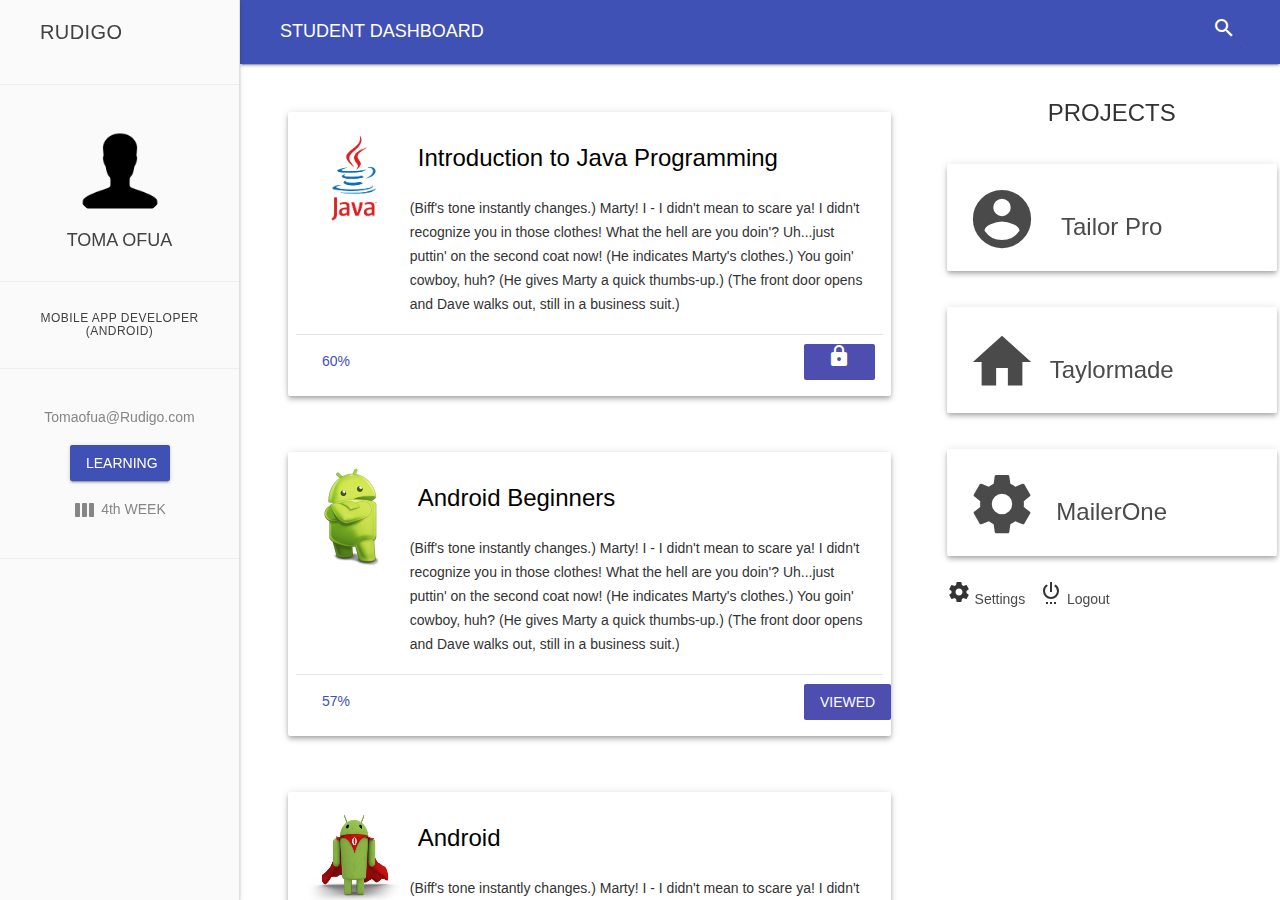
<file: index.html>
<!doctype>
<html>

<head>
    <title>Rudigo dashboard</title>
    <meta charset="utf-8">
    <meta name="viewport" content="width= device width, initial-scale= 1.0">
    <link href="mdl/material.css" type="text/css" rel="stylesheet">
    <link href="https://fonts.googleapis.com/icon?family=Material+Icons" type="text/css" rel="stylesheet">
    <link href="bootstrap-3.3.7-dist/css/bootstrap.min.css" type="text/css" rel="stylesheet">
    <style>
        .img-rounded {
            border-radius: 100%;
            width: 100px;
            height: 100px;
        }
        
        a:hover{
            text-decoration: none;
        }
        a{
            color: #4b4a4a;
        }

    </style>
</head>

<body>
    <!-- The drawer is always open in large screens. The header is always shown,
  even in small screens. -->
    <div class="mdl-layout mdl-js-layout mdl-layout--fixed-drawer
            mdl-layout--fixed-header">
        <header class="mdl-layout__header">
            <div class="mdl-layout__header-row">
                <div class="mdl-layout-spacer">
                    <H4> STUDENT DASHBOARD</H4>
                </div>
                <div class="mdl-textfield mdl-js-textfield mdl-textfield--expandable
                  mdl-textfield--floating-label mdl-textfield--align-right">
                    <label class="mdl-button mdl-js-button mdl-button--icon" for="fixed-header-drawer-exp">
          <i class="material-icons">search</i>
        </label>
                    <div class="mdl-textfield__expandable-holder">
                        <input class="mdl-textfield__input" type="text" name="sample" id="fixed-header-drawer-exp">
                    </div>
                </div>
            </div>
        </header>
        <div class="mdl-layout__drawer" style="background: #fafafa">
            <span class="mdl-layout-title ">RUDIGO</span>
            <hr>
            <nav class="mdl-navigation mdl-typography--text-center">
                <b class="mdl-typography--text-center" href=""><img class="img-rounded" src="images/person.png"></b>
                <h4 class="mdl-typography--text-center" href="">TOMA OFUA</h4>
                <hr>
                <h6 class="mdl-typography--text-center" href="">MOBILE APP DEVELOPER<br> (ANDROID)
                </h6>
                <hr>
                <a class="mdl-navigation__link" href="mailto: tomaofua@rudigo.com">Tomaofua@Rudigo.com</a>
                <button class="mdl-button mdl-js-button mdl-button--raised mdl-button--colored" style="width:100px; margin-left: 70px">LEARNING</button>
                <a class="mdl-navigation__link"><i class="material-icons">view_week</i>  4th WEEK</a>
                <hr>
            </nav>
        </div>




        <main class="mdl-layout__content">
            <div class="page-content">
                <div class="mdl-grid">
                    <div class=" mdl-cell mdl-cell--8-col-desktop mdl-cell--12-col-phone mdl-cell--12-col-tablet" style="overflow-scroll">
                        <div class="mdl-grid mdl-cell mdl-cell--12-col-desktop mdl-cell--12-col-phone mdl-cell--12-col-tablet">
                            <div class="mdl-cell mdl-cell--12-col-desktop mdl-cell--12-col-phone mdl-cell--12-col-tablet">
                                <div class="mdl-grid mdl-card mdl-shadow--4dp mdl-cell mdl-cell--12-col-desktop mdl-cell--12-col-tablet">
                                    <div class="mdl-cell mdl-cell--2-col-desktop mdl-cell--1-col-phone mdl-cell--1-col-tablet">
                                        <img src="images/l12866-java-eps-logo-99090.png" height="100" width="100">
                                    </div>
                                    <div class="mdl-cell mdl-cell--10-col-desktop mdl-cell--10-col-phone mdl-cell--10-col-tablet">
                                        <div class="mdl-card__title java">
                                            <h3 class="mdl-card__title-text">Introduction to Java Programming</h3>
                                        </div>
                                        <div class="mdl-cell mdl-cell--12-col-desktop mdl-cell--12-col-phone mdl-cell--12-col-tablet">
                                            <p>(Biff's tone instantly changes.) Marty! I - I didn't mean to scare ya! I didn't recognize you in those clothes! What the hell are you doin'? Uh...just puttin' on the second coat now! (He indicates Marty's clothes.) You goin' cowboy, huh? (He gives Marty a quick thumbs-up.) (The front door opens and Dave walks out, still in a business suit.)</p>

                                        </div>
                                    </div>
                                    <div class="mdl-card__actions mdl-card--border">
                                        <a class="mdl-button mdl-button--colored mdl-js-button mdl-js-ripple-effect">
                                          60%
                                        </a>
                                        <button type="button" class="mdl-button mdl-button--colored mdl-js-button mdl-js-ripple-effect"     style="background:#4e4eb1; color: white;; margin-left:500px; margin-top: -35px">
                                            <i class="material-icons">lock</i>  View
                                        </button>
                                    </div>
                                </div>
                            </div>
                        </div>
                        <div class="mdl-grid mdl-grid mdl-cell mdl-cell--12-col-desktop mdl-cell--12-col-phone mdl-cell--12-col-tablet">
                            <div class="mdl-cell mdl-cell--12-col-desktop mdl-cell--12-col-phone mdl-cell--12-col-tablet">
                                <div class="mdl-grid mdl-card mdl-shadow--4dp mdl-cell mdl-cell--12-col-desktop mdl-cell--12-col-tablet">
                                    <div class="mdl-cell mdl-cell--2-col-desktop mdl-cell--1-col-phone mdl-cell--1-col-tablet">
                                        <img src="images/ANDROID.png" height="100" width="100">
                                    </div>
                                    <div class="mdl-cell mdl-cell--10-col-desktop mdl-cell--10-col-phone mdl-cell--10-col-tablet">
                                        <div class="mdl-card__title java">
                                            <h3 class="mdl-card__title-text">Android Beginners</h3>
                                        </div>
                                        <div class="mdl-cell mdl-cell--12-col-desktop mdl-cell--12-col-phone mdl-cell--12-col-tablet">
                                            <p>(Biff's tone instantly changes.) Marty! I - I didn't mean to scare ya! I didn't recognize you in those clothes! What the hell are you doin'? Uh...just puttin' on the second coat now! (He indicates Marty's clothes.) You goin' cowboy, huh? (He gives Marty a quick thumbs-up.) (The front door opens and Dave walks out, still in a business suit.)</p>

                                        </div>
                                    </div>
                                    <div class="mdl-card__actions mdl-card--border">
                                        <a class="mdl-button mdl-button--colored mdl-js-button mdl-js-ripple-effect">
                                          57%
                                        </a>
                                        <button type="button" class="mdl-button mdl-button--colored mdl-js-button mdl-js-ripple-effect"     style="background:#4e4eb1; color: white; margin-left:500px; margin-top: -35px">
                                            Viewed
                                        </button>
                                    </div>
                                </div>
                            </div>
                        </div>
                        <div class="mdl-grid mdl-grid mdl-cell mdl-cell--12-col-desktop mdl-cell--12-col-phone mdl-cell--12-col-tablet">
                            <div class="mdl-cell mdl-cell--12-col-desktop mdl-cell--12-col-phone mdl-cell--12-col-tablet">
                                <div class="mdl-grid mdl-card mdl-shadow--4dp mdl-cell mdl-cell--12-col-desktop mdl-cell--12-col-tablet">
                                    <div class="mdl-cell mdl-cell--2-col-desktop mdl-cell--1-col-phone mdl-cell--1-col-tablet">
                                        <img src="images/android-robog-alone.png" height="100" width="100">
                                    </div>
                                    <div class="mdl-cell mdl-cell--10-col-desktop mdl-cell--10-col-phone mdl-cell--10-col-tablet">
                                        <div class="mdl-card__title java">
                                            <h3 class="mdl-card__title-text">Android</h3>
                                        </div>
                                        <div class="mdl-cell mdl-cell--12-col-desktop mdl-cell--12-col-phone mdl-cell--12-col-tablet">
                                            <p>(Biff's tone instantly changes.) Marty! I - I didn't mean to scare ya! I didn't recognize you in those clothes! What the hell are you doin'? Uh...just puttin' on the second coat now! (He indicates Marty's clothes.) You goin' cowboy, huh? (He gives Marty a quick thumbs-up.) (The front door opens and Dave walks out, still in a business suit.)</p>

                                        </div>
                                    </div>
                                    <div class="mdl-card__actions mdl-card--border">
                                        <a class="mdl-button mdl-button--colored mdl-js-button mdl-js-ripple-effect">
                                            60%
                                        </a>
                                        <button type="button" class="mdl-button mdl-button--colored mdl-js-button mdl-js-ripple-effect"     style="background:#4e4eb1; color: white; margin-left:500px; margin-top: -35px">
                                            Viewed
                                        </button>
                                    </div>
                                </div>
                            </div>
                        </div>
                    </div>


                    <div class=" mdl-cell mdl-cell--4-col-desktop mdl-cell--12-col-phone mdl-cell--12-col-tablet" style="">
                        <main class="mdl-layout__content" style="position:fixed">
                            <h3 class="mdl-typography--text-center">PROJECTS</h3>
                            <a href="#"><div class="mdl-grid">
                                <div class="mdl-card mdl-shadow--4dp mdl-cell--12-col-phone mdl-cell--12-col-tablet" style="padding:20px; margin-top:20px">
                                    <i class="material-icons" style="font-size: 70px">account_circle</i>
                                    <h3 class="mdl-typography--text-center" style="margin-top:-40px; margin-left:0px">Tailor Pro</h3>
                                </div>
                            </div></a>
                            <a href="#"><div class="mdl-grid">
                                <div class="mdl-card mdl-shadow--4dp mdl-cell--12-col-phone mdl-cell--12-col-tablet" style="padding:20px; margin-top:20px">
                                    <i class="material-icons" style="font-size: 70px">home</i>
                                    <h3 class="mdl-typography--text-center" style="margin-top:-40px; margin-left:0px">Taylormade</h3>
                                </div>
                            </div></a>
                            <a href="#"><div class="mdl-grid">
                                <div class="mdl-card mdl-shadow--4dp mdl-cell--12-col-phone mdl-cell--12-col-tablet" style="padding:20px; margin-top:20px">
                                    <i class="material-icons" style="font-size: 70px">settings</i>
                                    <h3 class="mdl-typography--text-center" style="margin-top:-40px; margin-left:0px">MailerOne</h3>
                                </div>
                            </div></a>
                            <div class="mdl-grid">
                                <ul class="mdl-list list-inline">
                                    <li><i class="material-icons">settings</i><a> Settings</a></li>
                                    <li><i class="material-icons"> settings_power</i><a> Logout</a></li>
                                </ul>
                            </div>
                        </main>
                    </div>
                </div>
            </div>
        </main>
    </div>

    <script src="mdl/material.min.js"></script>
</body>

</html>
</file>
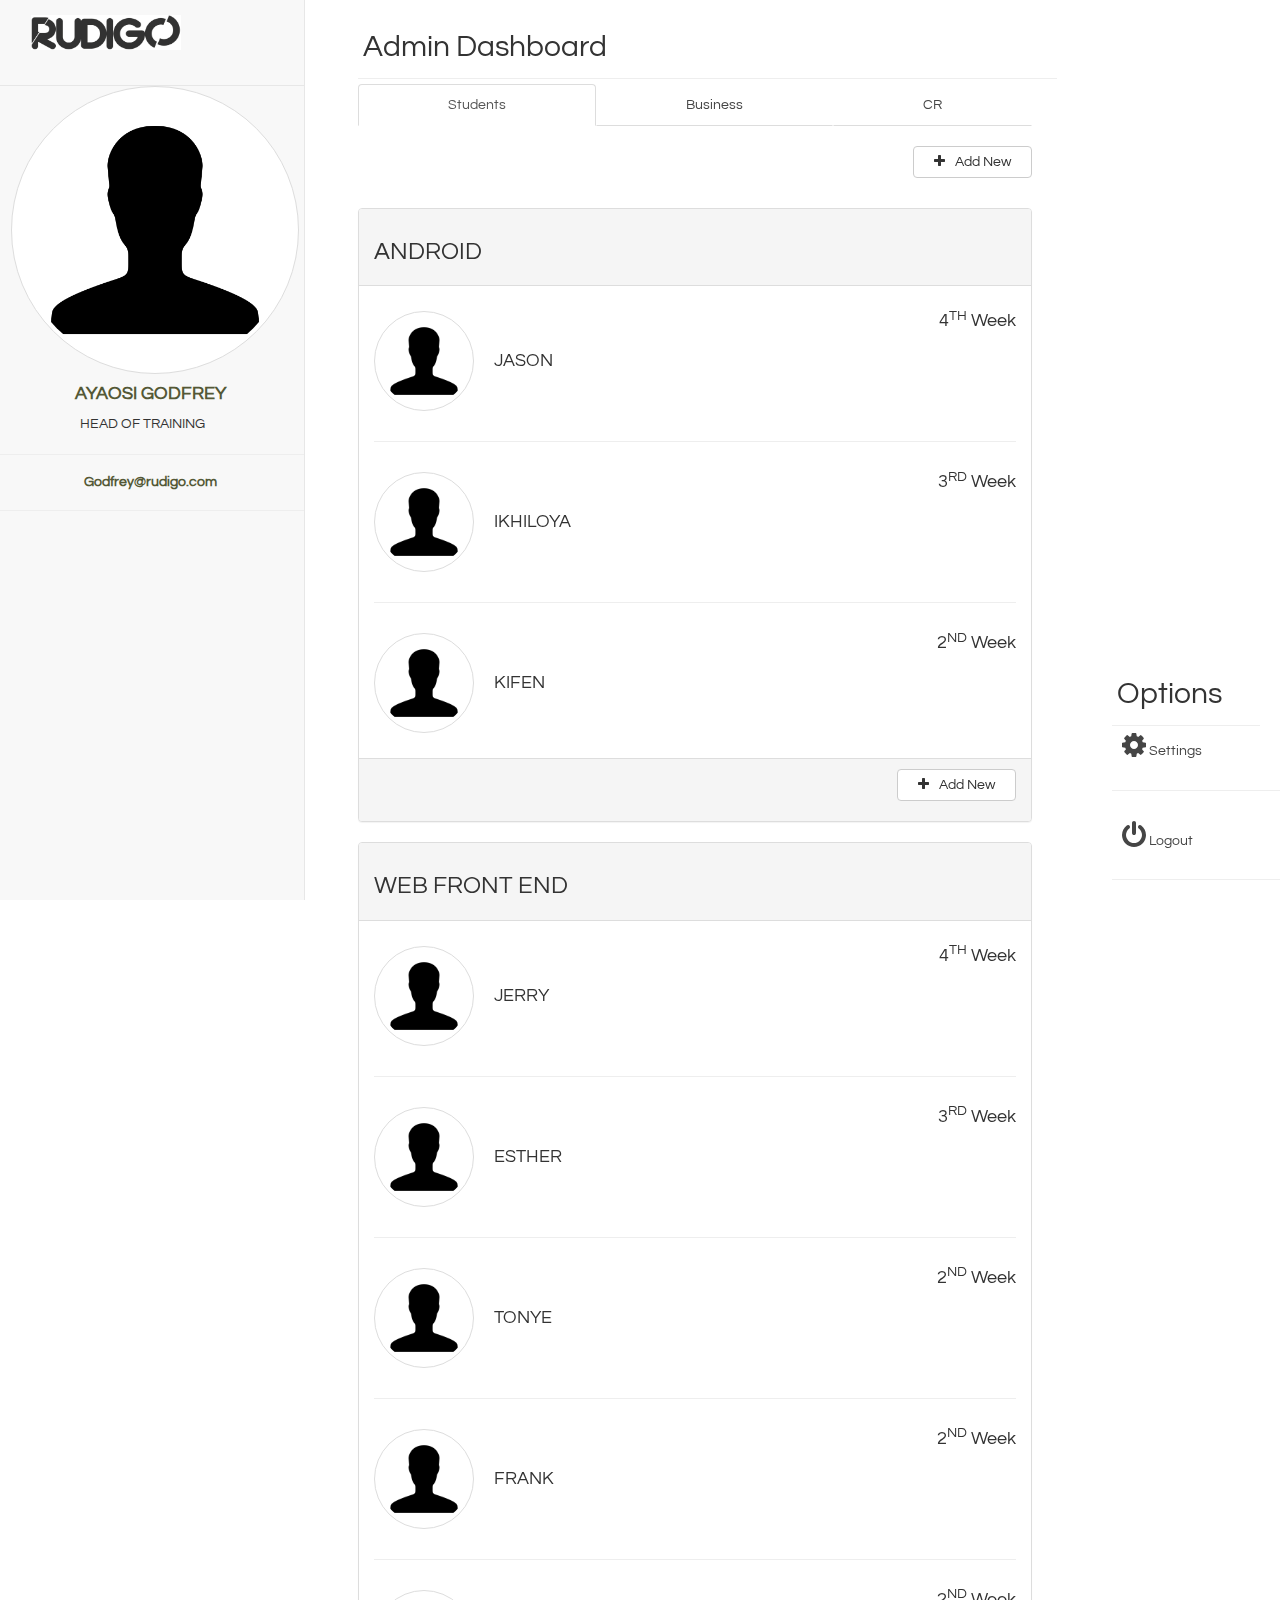
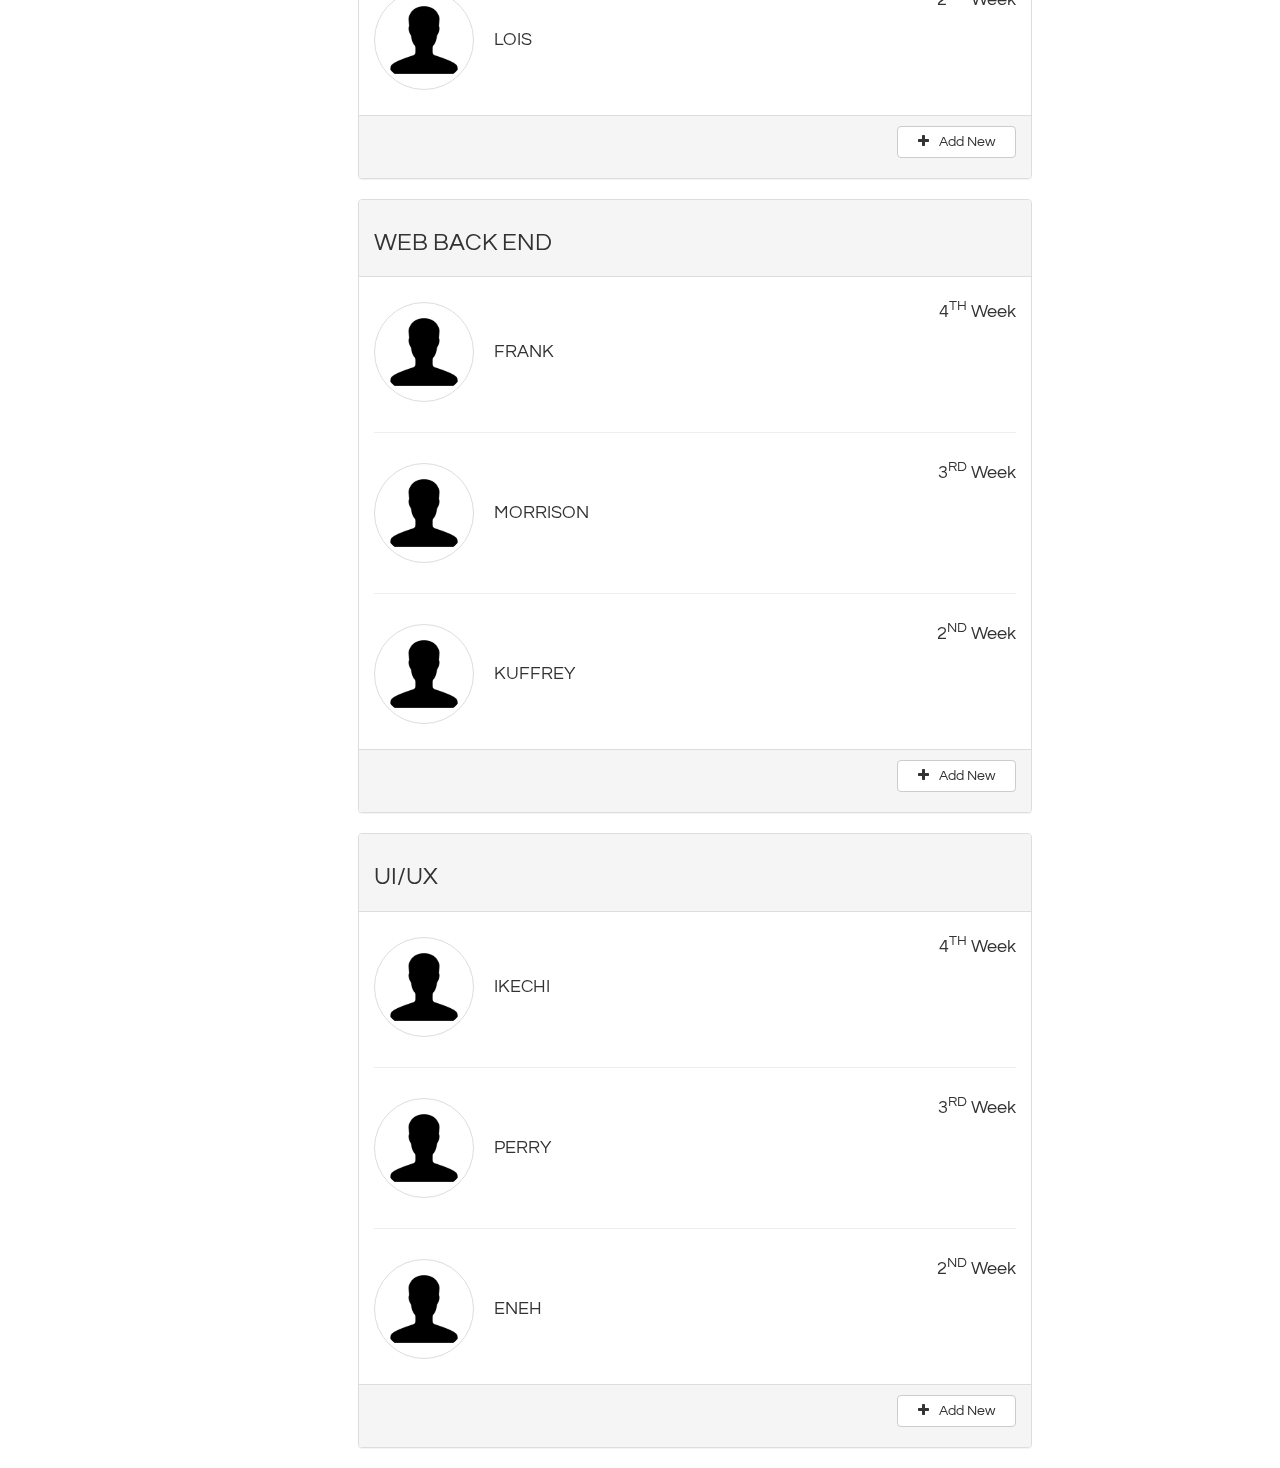
<file: admin.html>
<!DOCTYPE html>
<html lang="en">

<head>
    <title>Rudigo Forum- Admin dashboard</title>
    <meta charset="utf-8">
    <meta name="viewport" content="width=device-width, initial-scale=1, maximum-scale=1, minimum-scale=1, user-scalable=no, minimal-ui">
    <link href="bootstrap-3.3.7-dist/css/bootstrap.min.css" type="text/css" rel="stylesheet">
    <link href="font-awesome-4.7.0/css/font-awesome.css" type="text/css" rel="stylesheet">
    <link href="sidebar.css" type="text/css" rel="stylesheet">
    <link href="https://fonts.googleapis.com/css?family=Roboto" rel="stylesheet">
    <link href="https://fonts.googleapis.com/css?family=Questrial" rel="stylesheet">
    <style>
        .vee {
            padding-left: 30px;
        }
        
        .imo {
            margin-left: 10px
        }
        
        hr {
            color: white;
        }
        
        .friendLink {
            margin-left: 15px;
            color: #545836
        }
        
        .navbar-fixed-side {
            overflow-x: hidden;
        }
        
        .row.ca {
            box-shadow: 2px 2px 2px 2px #ccc;
            padding: 20px
        }
        
        .row.ca.ta {
            margin-top: 30px
        }
        
        a {
            color: #454545;
        }
        
        a:hover {
            text-decoration: none;
        }
        
        @media(min-width: 500px) {
            .page-header {
                margin-left: 30px;
            }
        }

    </style>
</head>

<body style="overflow-x: hidden; font-family: Questrial">
    <div class="row">
        <div class="col-sm-3 col-lg-3">
            <nav class="navbar navbar-default navbar-fixed-side">
                <div class="container-fluid">
                    <div class="navbar-header" style="padding-left:30px">
                        <button type="button" class="navbar-toggle collapsed" data-toggle="collapse" data-target="#bs-example-navbar-collapse-1" aria-expanded="false">
                          <span class="sr-only">Toggle navigation</span>
                          <span class="icon-bar"></span>
                          <span class="icon-bar"></span>
                          <span class="icon-bar"></span>
                        </button>
                        <a class="navbar-brand text-center" href="#"><img src="images/rudigos'.png" height="35" width="150"></a>
                    </div>
                    <div class="navbar-collapse collapse" id="bs-example-navbar-collapse-1" style="margin-top:20px">
                        <img src="images/person.png" class="img-responsive img-thumbnail img-circle imo">

                        <ul class="nav navbar-nav text-center" style="margin-left: -50px">
                            <li class="vee">
                                <h4><b><a class="friendLink " href="#" style="color:">AYAOSI GODFREY</a></b></h4>
                                <div>HEAD OF TRAINING</div>
                            </li>
                            <hr>
                            <li class="vee">
                                <h5><b><a class="friendLink" href="#" style="color: ">Godfrey@rudigo.com</a></b></h5>
                            </li>
                            <hr>

                        </ul>
                    </div>
                </div>
            </nav>
        </div>
        <div class="col-sm-6 col-lg-7" style="overflow: scroll">
            <!-- your page content -->
            <div class="page-header">
                <h2>Admin Dashboard</h2>
            </div>
            <div class="col-lg-12">
                <div class="container-fluid">
                    <ul class="nav nav-tabs nav-justified">
                        <li role="presentation" class=" nav active"><a data-toggle="tab" role="tab" href="#students">Students</a></li>
                        <li role="presentation" class="nav"><a data-toggle="tab" role="tab" href="#business">Business</a></li>
                        <li role="presentation" class="nav"><a data-toggle="tab" role="tab" href="#cr">CR</a></li>
                    </ul><br>
                    <div class="text-right">
                        <button class="btn btn-default" data-toggle="modal" data-target="#myModal"><i class="fa fa-plus" style="margin-right: 10px"></i>Add New</button>
                    </div>
                    <div class="tab-content">
                        <div id="students" role="tab-panel" class="tab-pane fade in active">
                            <div class="panel panel-default" style="margin-top: 20px">
                                <div class="panel-heading">
                                    <h3>ANDROID</h3>
                                </div>
                                <div class="panel-body">
                                    <div class="row">
                                        <div class="col-sm-6 text-left">
                                            <h4><img src="images/person.png" class="img-circle img-thumbnail" height="100" width="100" style="margin-right: 20px">JASON</h4>
                                        </div>
                                        <div class="col-sm-6 text-right">
                                            <h4>4<sup>TH</sup> Week</h4>
                                        </div>
                                    </div>
                                    <hr>
                                    <div class="row">
                                        <div class="col-sm-6 text-left">
                                            <h4><img src="images/person.png" class="img-circle img-thumbnail" height="100" width="100" style="margin-right: 20px">IKHILOYA</h4>
                                        </div>
                                        <div class="col-sm-6 text-right">
                                            <h4>3<sup>RD</sup> Week</h4>
                                        </div>
                                    </div>
                                    <hr>
                                    <div class="row">
                                        <div class="col-sm-6 text-left">
                                            <h4><img src="images/person.png" class="img-circle img-thumbnail" height="100" width="100" style="margin-right: 20px">KIFEN</h4>
                                        </div>
                                        <div class="col-sm-6 text-right">
                                            <h4>2<sup>ND</sup> Week</h4>
                                        </div>
                                    </div>
                                </div>
                                <div class="panel-footer text-right">
                                    <button class="btn btn-default" data-toggle="modal" data-target="#myModal"><i class="fa fa-plus" style="margin-right: 10px"></i>Add New</button>
                                </div>
                            </div>
                            <div class="panel panel-default">
                                <div class="panel-heading">
                                    <h3>WEB FRONT END</h3>
                                </div>
                                <div class="panel-body">
                                    <div class="row">
                                        <div class="col-sm-6 text-left">
                                            <h4><img src="images/person.png" class="img-circle img-thumbnail" height="100" width="100" style="margin-right: 20px">JERRY</h4>
                                        </div>
                                        <div class="col-sm-6 text-right">
                                            <h4>4<sup>TH</sup> Week</h4>
                                        </div>
                                    </div>
                                    <hr>
                                    <div class="row">
                                        <div class="col-sm-6 text-left">
                                            <h4><img src="images/person.png" class="img-circle img-thumbnail" height="100" width="100" style="margin-right: 20px">ESTHER</h4>
                                        </div>
                                        <div class="col-sm-6 text-right">
                                            <h4>3<sup>RD</sup> Week</h4>
                                        </div>
                                    </div>
                                    <hr>
                                    <div class="row">
                                        <div class="col-sm-6 text-left">
                                            <h4><img src="images/person.png" class="img-circle img-thumbnail" height="100" width="100" style="margin-right: 20px">TONYE</h4>
                                        </div>
                                        <div class="col-sm-6 text-right">
                                            <h4>2<sup>ND</sup> Week</h4>
                                        </div>
                                    </div>
                                    <hr>
                                    <div class="row">
                                        <div class="col-sm-6 text-left">
                                            <h4><img src="images/person.png" class="img-circle img-thumbnail" height="100" width="100" style="margin-right: 20px">FRANK</h4>
                                        </div>
                                        <div class="col-sm-6 text-right">
                                            <h4>2<sup>ND</sup> Week</h4>
                                        </div>
                                    </div>
                                    <hr>
                                    <div class="row">
                                        <div class="col-sm-6 text-left">
                                            <h4><img src="images/person.png" class="img-circle img-thumbnail" height="100" width="100" style="margin-right: 20px">LOIS</h4>
                                        </div>
                                        <div class="col-sm-6 text-right">
                                            <h4>2<sup>ND</sup> Week</h4>
                                        </div>
                                    </div>
                                </div>
                                <div class="panel-footer text-right">
                                    <button class="btn btn-default" data-toggle="modal" data-target="#myModal"><i class="fa fa-plus" style="margin-right: 10px"></i>Add New</button>
                                </div>
                            </div>
                            <div class="panel panel-default">
                                <div class="panel-heading">
                                    <h3>WEB BACK END</h3>
                                </div>
                                <div class="panel-body">
                                    <div class="row">
                                        <div class="col-sm-6 text-left">
                                            <h4><img src="images/person.png" class="img-circle img-thumbnail" height="100" width="100" style="margin-right: 20px">FRANK</h4>
                                        </div>
                                        <div class="col-sm-6 text-right">
                                            <h4>4<sup>TH</sup> Week</h4>
                                        </div>
                                    </div>
                                    <hr>
                                    <div class="row">
                                        <div class="col-sm-6 text-left">
                                            <h4><img src="images/person.png" class="img-circle img-thumbnail" height="100" width="100" style="margin-right: 20px">MORRISON</h4>
                                        </div>
                                        <div class="col-sm-6 text-right">
                                            <h4>3<sup>RD</sup> Week</h4>
                                        </div>
                                    </div>
                                    <hr>
                                    <div class="row">
                                        <div class="col-sm-6 text-left">
                                            <h4><img src="images/person.png" class="img-circle img-thumbnail" height="100" width="100" style="margin-right: 20px">KUFFREY</h4>
                                        </div>
                                        <div class="col-sm-6 text-right">
                                            <h4>2<sup>ND</sup> Week</h4>
                                        </div>
                                    </div>
                                </div>
                                <div class="panel-footer text-right">
                                    <button class="btn btn-default" data-toggle="modal" data-target="#myModal"><i class="fa fa-plus" style="margin-right: 10px"></i>Add New</button>
                                </div>
                            </div>
                            <div class="panel panel-default">
                                <div class="panel-heading">
                                    <h3>UI/UX</h3>
                                </div>
                                <div class="panel-body">
                                    <div class="row">
                                        <div class="col-sm-6 text-left">
                                            <h4><img src="images/person.png" class="img-circle img-thumbnail" height="100" width="100" style="margin-right: 20px">IKECHI</h4>
                                        </div>
                                        <div class="col-sm-6 text-right">
                                            <h4>4<sup>TH</sup> Week</h4>
                                        </div>
                                    </div>
                                    <hr>
                                    <div class="row">
                                        <div class="col-sm-6 text-left">
                                            <h4><img src="images/person.png" class="img-circle img-thumbnail" height="100" width="100" style="margin-right: 20px">PERRY</h4>
                                        </div>
                                        <div class="col-sm-6 text-right">
                                            <h4>3<sup>RD</sup> Week</h4>
                                        </div>
                                    </div>
                                    <hr>
                                    <div class="row">
                                        <div class="col-sm-6 text-left">
                                            <h4><img src="images/person.png" class="img-circle img-thumbnail" height="100" width="100" style="margin-right: 20px">ENEH</h4>
                                        </div>
                                        <div class="col-sm-6 text-right">
                                            <h4>2<sup>ND</sup> Week</h4>
                                        </div>
                                    </div>
                                </div>
                                <div class="panel-footer text-right">
                                    <button class="btn btn-default" data-toggle="modal" data-target="#myModal"><i class="fa fa-plus" style="margin-right: 10px"></i>Add New</button>
                                </div>
                            </div>
                        </div>
                        <div class="tab-pane fade" role="tab-panel" id="business">
                            
                            <div class="panel panel-default" style="margin-top:20px">
                                <div class="panel-heading">
                                    <h3>BUSINESSES</h3>
                                </div>
                                <div class="panel-body">
                                    <div class="row">
                                        <div class="col-sm-6 text-left">
                                            <h4><img src="images/mabiri.png" class="img-circle img-thumbnail" height="100" width="100" style="margin-right: 20px">MABIRI</h4>
                                        </div>
                                    </div>
                                    <hr>
                                    <div class="row">
                                        <div class="col-sm-6 text-left">
                                            <h4><img src="images/forefront.png" class="img-circle img-thumbnail" height="100" width="100" style="margin-right: 20px">FOREFRONT</h4>
                                        </div>
                                    </div>
                                    <hr>
                                    <div class="row">
                                        <div class="col-sm-6 text-left">
                                            <h4><img src="images/dewbicon.jpg" class="img-circle img-thumbnail" height="100" width="100" style="margin-right: 20px">DEWBICON</h4>
                                        </div>
                                    </div><hr>
                                    <div class="row">
                                        <div class="col-sm-6 text-left">
                                            <h4><img src="images/triplesoft.jpg" class="img-circle img-thumbnail" height="100" width="100" style="margin-right: 20px">TRIPLESOFT</h4>
                                        </div>
                                    </div><hr>
                                    <div class="row">
                                        <div class="col-sm-6 text-left">
                                            <h4><img src="images/shabtech.jpg" class="img-circle img-thumbnail" height="100" width="100" style="margin-right: 20px">SHABTECH</h4>
                                        </div>
                                    </div><hr>
                                    <div class="row">
                                        <div class="col-sm-6 text-left">
                                            <h4><img src="images/gdg.jpg" class="img-circle img-thumbnail" height="100" width="100" style="margin-right: 20px">GDG PORTHARCOURT</h4>
                                        </div>
                                    </div><hr>
                                </div>
                                <div class="panel-footer text-right">
                                    <button class="btn btn-default" data-toggle="modal" data-target="#myModal"><i class="fa fa-plus" style="margin-right: 10px"></i>Add New</button>
                                </div>
                            </div>
                        </div>
                        <div class="tab-pane fade" role="tab-panel" id="cr">
                            <h3>Nothing yet</h3>
                        </div>
                    </div>
                </div>
            </div>
        </div>
        <div class="col-sm-3 col-lg-2 hidden-xs" style="position: fixed; right:0; top:100; bottom:0; ">
            <div class="page-header">
                <h2>Options</h2>
            </div>
            <div class="container-fluid" style="margin-top: -30px">
                <div class="row">
                    <div class="col-lg-12">
                        <div class="container">
                            <div class="row" style="margin-left: 10px; margin-top: 20px">
                                <a>
                                    <h5><i class="fa fa-cog fa-2x"></i> Settings</h5>
                                </a>
                            </div>
                            <hr>
                            <div class="row" style="margin-left: 10px; margin-top: 20px">
                                <a>
                                    <h5><i class="fa fa-power-off fa-2x"></i> Logout</h5>
                                </a>
                            </div>
                            <hr>
                        </div>
                    </div>
                </div>
            </div>
        </div>
        <div id="myModal" class="modal fade" role="dialog">
            <div class="modal-dialog modal-sm">

                <!-- Modal content-->
                <div class="modal-content">
                    <div class="modal-header">
                        <button type="button" class="close" data-dismiss="modal">&times;</button>
                        <h4 class="modal-title">Add New Content</h4>
                    </div>
                    <div class="modal-body">
                        <input class="form-control" placeholder="Enter the name of student/course" type="text">
                    </div>
                    <div class="modal-footer">
                        <button type="button" class="btn btn-danger" data-dismiss="modal">Close</button>
                        <button type="button" class="btn btn-default" data-dismiss="modal">Add</button>
                    </div>
                </div>

            </div>
        </div>
    </div>



    <script src="jquery-3.1.1.js"></script>
    <script src="bootstrap-3.3.7-dist/js/bootstrap.js"></script>
</body>

</html>
</file>
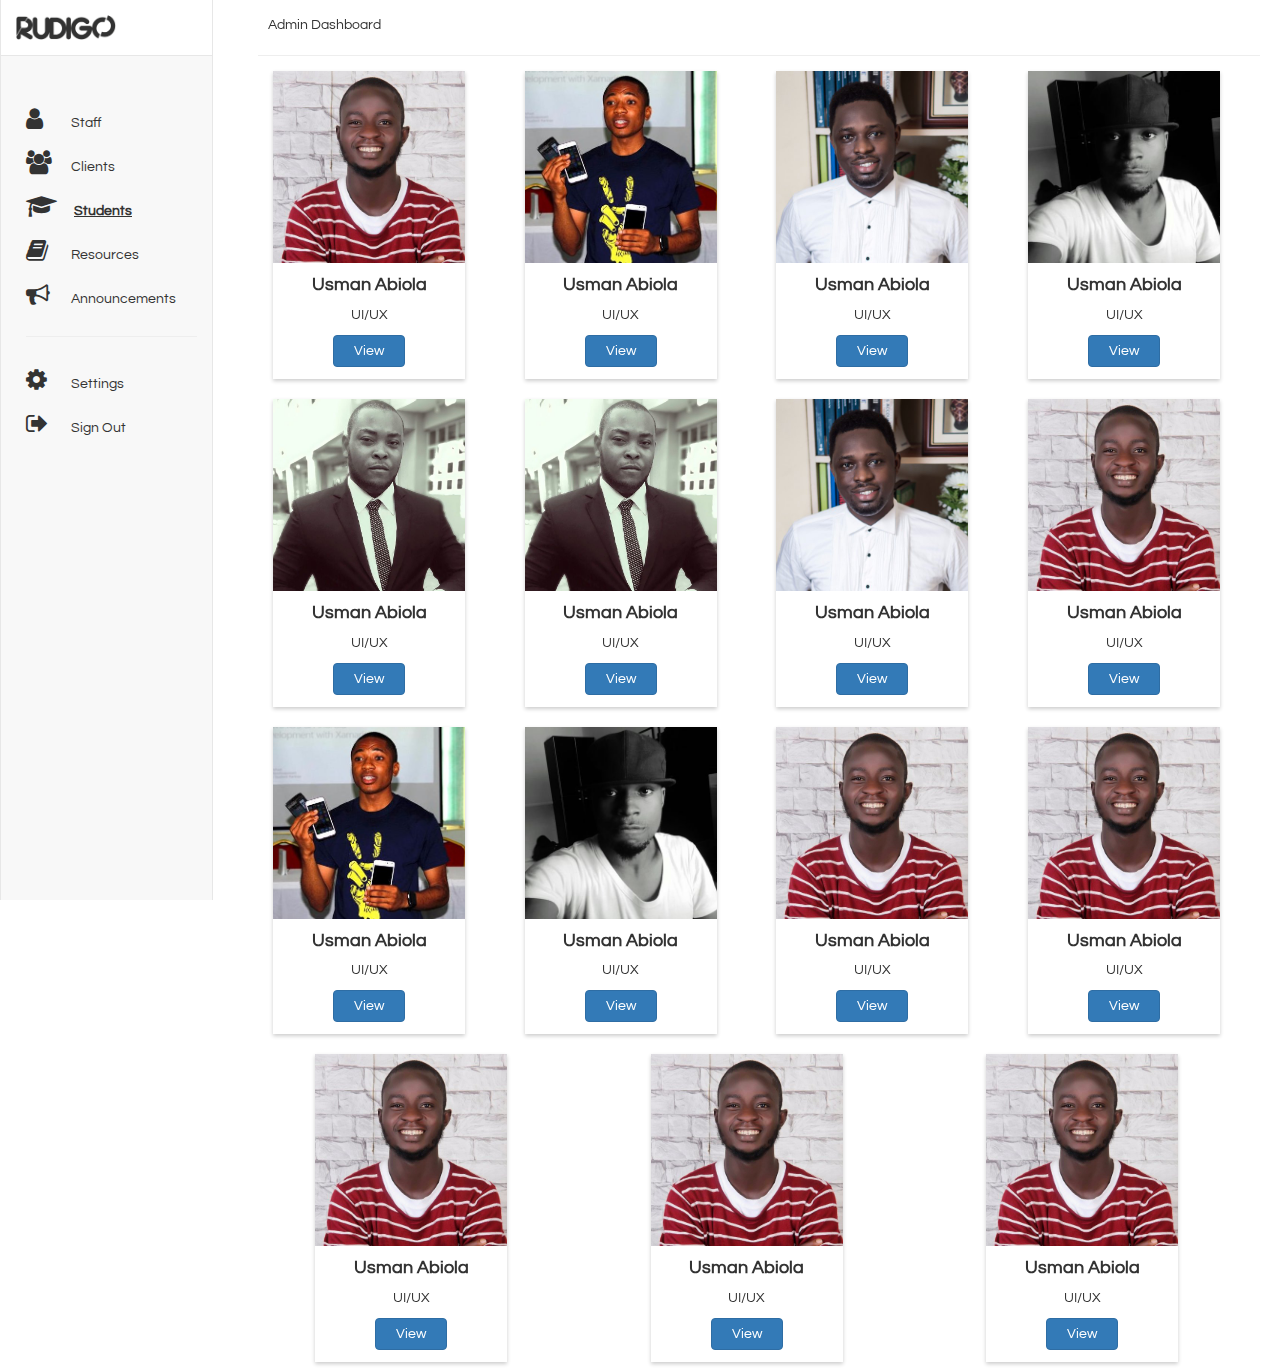
<file: admin2.html>
<!DOCTYPE html>
<html lang="en">

<head>
    <title>Rudigo - Admin dashboard</title>
    <meta charset="utf-8">
    <meta name="viewport" content="width=device-width, initial-scale=1, maximum-scale=1, minimum-scale=1, user-scalable=no, minimal-ui">
    <link href="bootstrap-3.3.7-dist/css/bootstrap.min.css" type="text/css" rel="stylesheet">
    <link href="font-awesome-4.7.0/css/font-awesome.css" type="text/css" rel="stylesheet">
    <link href="sidebar.css" type="text/css" rel="stylesheet">
    <link href="https://fonts.googleapis.com/css?family=Roboto" rel="stylesheet">
    <link href="https://fonts.googleapis.com/css?family=Questrial" rel="stylesheet">
    <style>
        .vee {
            padding-left: 30px;
        }
        
        .imo {
            margin-left: 10px
        }
        
        hr {
            color: white;
        }
        
        .friendLink {
            margin-left: 15px;
            color: #545836
        }
        
        .navbar-fixed-side {
            overflow-x: hidden;
        }
        
        .row.ca {
            box-shadow: 2px 2px 2px 2px #ccc;
            padding: 20px
        }
        
        .row.ca.ta {
            margin-top: 30px
        }
        
        a {
            color: #454545;
        }
        
        a:hover {
            text-decoration: none;
        }
        
        @media(min-width: 500px) {
            .page-header {
                margin-left: 30px;
            }
        }
    </style>
</head>

<body style="font-family: Questrial" class="container-fluid">
    <div class="row">
        <div class="col-sm-3 col-lg-2">
            <nav class="navbar navbar-default navbar-fixed-side">
                <div class="container-fluid">
                    <div class="navbar-header" style="background-color:white">
                        <button type="button" class="navbar-toggle collapsed" data-toggle="collapse" data-target="#bs-example-navbar-collapse-1" aria-expanded="false">
                          <span class="sr-only">Toggle navigation</span>
                          <span class="icon-bar"></span>
                          <span class="icon-bar"></span>
                          <span class="icon-bar"></span>
                        </button>
                        <a class="navbar-brand text-center" href="#"><img src="images/rudigos'.png" height="25" width="100"></a>
                    </div>
                    <div class="navbar-collapse collapse navlinks" id="bs-example-navbar-collapse-1">
                        <ul>
                            <li><i class="fa fa-user" style="font-size:24px"></i>Staff</li>
                            <li><i class="fa fa-group" style="font-size:24px"></i>Clients</li>
                            <li><i class="fa fa-graduation-cap" style="font-size:24px"></i>
                                <u><b>Students</b></u>
                            </li>
                            <li><i class="fa fa-book" style="font-size:24px"></i>Resources</li>
                            <li><i class="fa fa-bullhorn" style="font-size:24px"></i>Announcements</li>
                            <hr>
                            <li><i class="fa fa-gear" style="font-size:24px"></i>Settings</li>
                            <li><i class="fa fa-sign-out" style="font-size:24px"></i>Sign Out</li>
                        </ul>
                    </div>
                </div>
            </nav>
        </div>
        <div class="col-sm-6 col-lg-10 page">
            <!-- your page content -->
            <div class="page-header">
                <p>Admin Dashboard</p>
            </div>



            <div class="work-belt">
                <div class="thumb-wrap">



                    <div class="col-lg-12 cards" align="center">
                        <div class="card">
                            <img src="images/student.jpg" alt="Avatar" style="width:100%">
                            <div class="student-info" align="center">
                                <h4><b>Usman Abiola</b></h4>
                                <p>UI/UX</p>
                                <button class="btn btn-primary view">View</button>
                            </div>
                        </div>

                        <div class="card">
                            <img src="images/student2.jpg" alt="Avatar" style="width:100%">
                            <div class="student-info" align="center">
                                <h4><b>Usman Abiola</b></h4>
                                <p>UI/UX</p>
                                <button class="btn btn-primary view">View</button>
                            </div>
                        </div>
                        <div class="card">
                            <img src="images/student3.jpg" alt="Avatar" style="width:100%">
                            <div class="student-info" align="center">
                                <h4><b>Usman Abiola</b></h4>
                                <p>UI/UX</p>
                                <button class="btn btn-primary view">View</button>
                            </div>
                        </div>
                        <div class="card">
                            <img src="images/student4.jpg" alt="Avatar" style="width:100%">
                            <div class="student-info" align="center">
                                <h4><b>Usman Abiola</b></h4>
                                <p>UI/UX</p>
                                <button class="btn btn-primary view">View</button>
                            </div>
                        </div>
                        <div class="card">
                            <img src="images/student5.jpg" alt="Avatar" style="width:100%">
                            <div class="student-info" align="center">
                                <h4><b>Usman Abiola</b></h4>
                                <p>UI/UX</p>
                                <button class="btn btn-primary view">View</button>
                            </div>
                        </div>
                        <div class="card">
                            <img src="images/student5.jpg" alt="Avatar" style="width:100%">
                            <div class="student-info" align="center">
                                <h4><b>Usman Abiola</b></h4>
                                <p>UI/UX</p>
                                <button class="btn btn-primary view">View</button>
                            </div>
                        </div>
                        <div class="card">
                            <img src="images/student3.jpg" alt="Avatar" style="width:100%">
                            <div class="student-info" align="center">
                                <h4><b>Usman Abiola</b></h4>
                                <p>UI/UX</p>
                                <button class="btn btn-primary view">View</button>
                            </div>
                        </div>
                        <div class="card">
                            <img src="images/student.jpg" alt="Avatar" style="width:100%">
                            <div class="student-info" align="center">
                                <h4><b>Usman Abiola</b></h4>
                                <p>UI/UX</p>
                                <button class="btn btn-primary view">View</button>
                            </div>
                        </div>
                        <div class="card">
                            <img src="images/student2.jpg" alt="Avatar" style="width:100%">
                            <div class="student-info" align="center">
                                <h4><b>Usman Abiola</b></h4>
                                <p>UI/UX</p>
                                <button class="btn btn-primary view">View</button>
                            </div>
                        </div>
                        <div class="card">
                            <img src="images/student4.jpg" alt="Avatar" style="width:100%">
                            <div class="student-info" align="center">
                                <h4><b>Usman Abiola</b></h4>
                                <p>UI/UX</p>
                                <button class="btn btn-primary view">View</button>
                            </div>
                        </div>
                        <div class="card">
                            <img src="images/student.jpg" alt="Avatar" style="width:100%">
                            <div class="student-info" align="center">
                                <h4><b>Usman Abiola</b></h4>
                                <p>UI/UX</p>
                                <button class="btn btn-primary view">View</button>
                            </div>
                        </div>
                        <div class="card">
                            <img src="images/student.jpg" alt="Avatar" style="width:100%">
                            <div class="student-info" align="center">
                                <h4><b>Usman Abiola</b></h4>
                                <p>UI/UX</p>
                                <button class="btn btn-primary view">View</button>
                            </div>
                        </div>
                        <div class="card">
                            <img src="images/student.jpg" alt="Avatar" style="width:100%">
                            <div class="student-info" align="center">
                                <h4><b>Usman Abiola</b></h4>
                                <p>UI/UX</p>
                                <button class="btn btn-primary view">View</button>
                            </div>
                        </div>
                        <div class="card">
                            <img src="images/student.jpg" alt="Avatar" style="width:100%">
                            <div class="student-info" align="center">
                                <h4><b>Usman Abiola</b></h4>
                                <p>UI/UX</p>
                                <button class="btn btn-primary view">View</button>
                            </div>
                        </div>
                        <div class="card">
                            <img src="images/student.jpg" alt="Avatar" style="width:100%">
                            <div class="student-info" align="center">
                                <h4><b>Usman Abiola</b></h4>
                                <p>UI/UX</p>
                                <button class="btn btn-primary view">View</button>
                            </div>
                        </div>

                    </div>

                </div>

                <div class="work-wrap">

                    <div class="work-container">

                        <div><i class="fa fa-arrow-circle-left" style="font-size:48px"></i></div>

                        <div class="project-load col-lg-12"></div>

                    </div>
                </div>
            </div>

        </div>



        <div id="myModal" class="modal fade" role="dialog">
            <div class="modal-dialog modal-sm">

                <!-- Modal content-->
                <div class="modal-content">
                    <div class="modal-header">
                        <button type="button" class="close" data-dismiss="modal">&times;</button>
                        <h4 class="modal-title">Add New Content</h4>
                    </div>
                    <div class="modal-body">
                        <input class="form-control" placeholder="Enter the name of student/course" type="text">
                    </div>
                    <div class="modal-footer">
                        <button type="button" class="btn btn-danger" data-dismiss="modal">Close</button>
                        <button type="button" class="btn btn-default" data-dismiss="modal">Add</button>
                    </div>
                </div>

            </div>
        </div>
    </div>



    <script src="jquery-3.1.1.js"></script>
    <script src="bootstrap-3.3.7-dist/js/bootstrap.js"></script>
    <script src="new.js"></script>
</body>

</html>
</file>
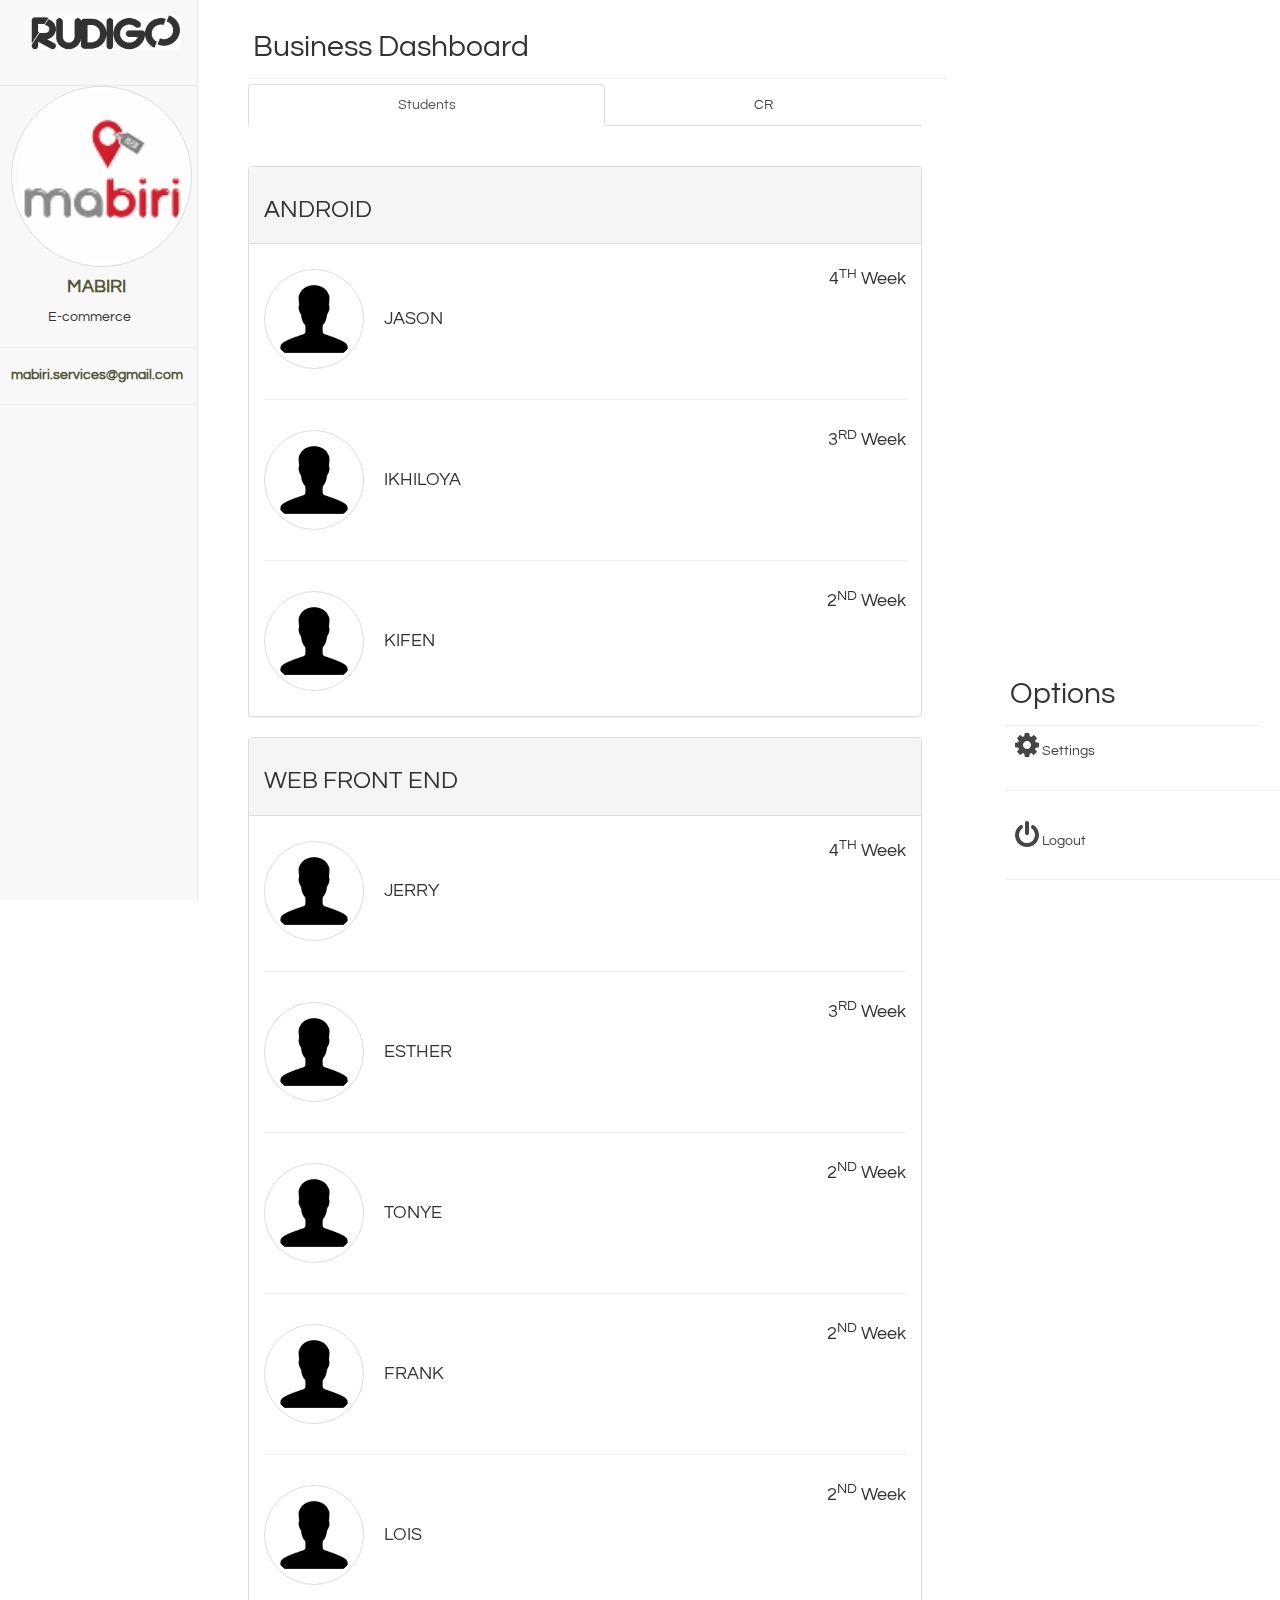
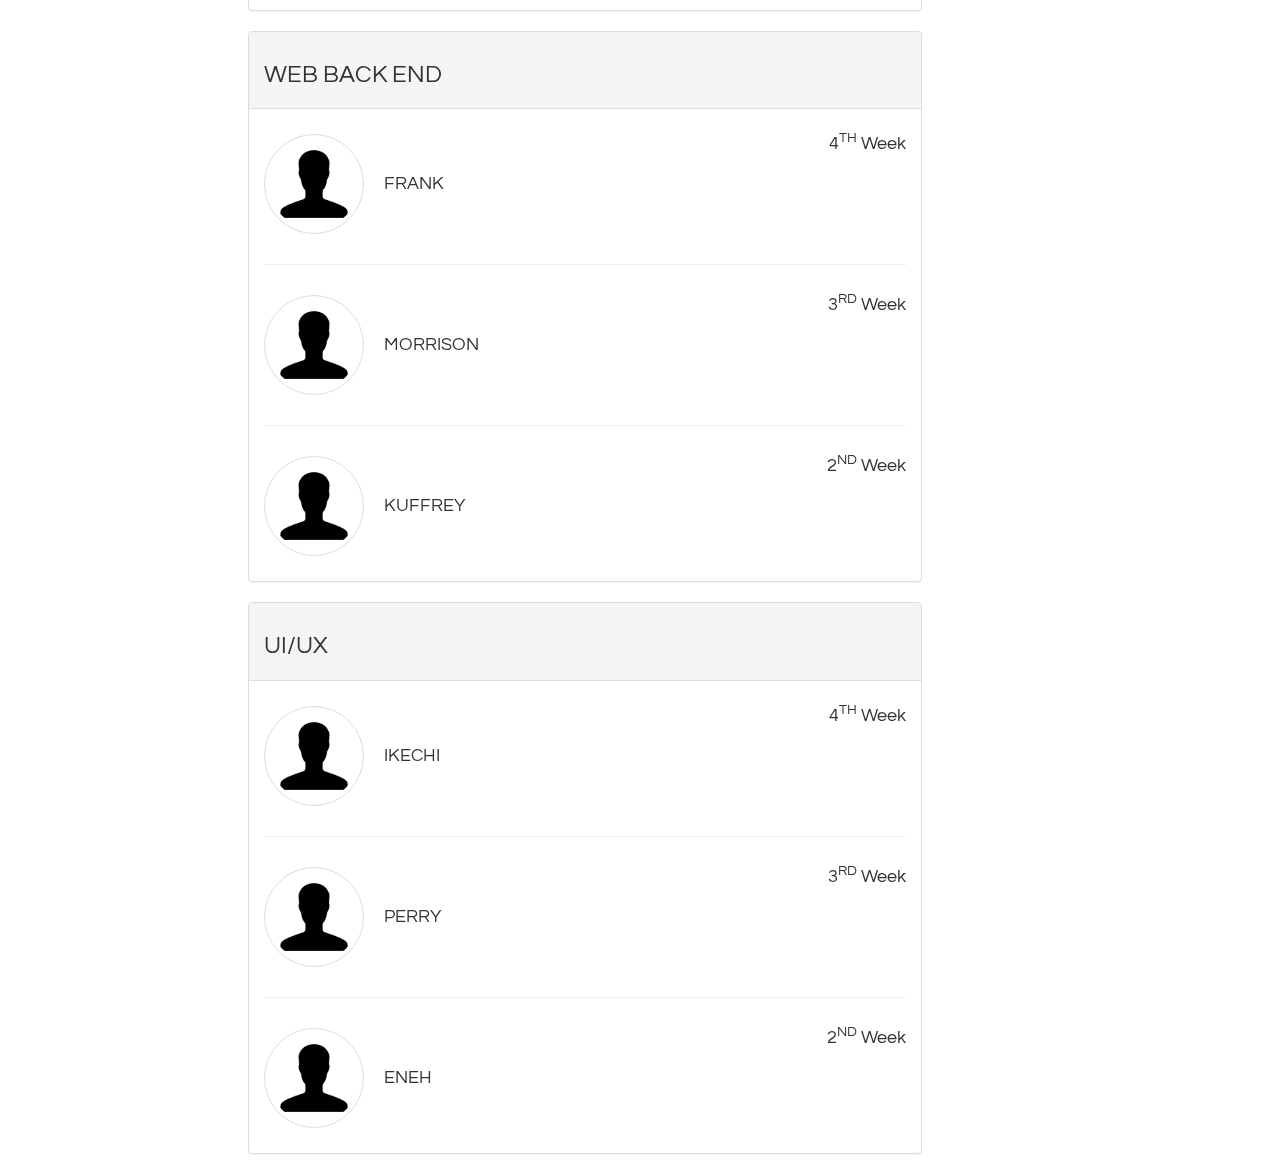
<file: business.html>
<!DOCTYPE html>
<html lang="en">

<head>
    <title>Rudigo Forum- Admin dashboard</title>
    <meta charset="utf-8">
    <meta name="viewport" content="width=device-width, initial-scale=1, maximum-scale=1, minimum-scale=1, user-scalable=no, minimal-ui">
    <link href="bootstrap-3.3.7-dist/css/bootstrap.min.css" type="text/css" rel="stylesheet">
    <link href="font-awesome-4.7.0/css/font-awesome.css" type="text/css" rel="stylesheet">
    <link href="sidebar.css" type="text/css" rel="stylesheet">
    <link href="https://fonts.googleapis.com/css?family=Roboto" rel="stylesheet">
    <link href="https://fonts.googleapis.com/css?family=Questrial" rel="stylesheet">
    <style>
        .vee {
            padding-left: 30px;
        }
        
        .imo {
            margin-left: 10px
        }
        
        hr {
            color: white;
        }
        
        .friendLink {
            margin-left: 15px;
            color: #545836
        }
        
        .navbar-fixed-side {
            overflow-x: hidden;
        }
        
        .row.ca {
            box-shadow: 2px 2px 2px 2px #ccc;
            padding: 20px
        }
        
        .row.ca.ta {
            margin-top: 30px
        }
        
        a {
            color: #454545;
        }
        
        a:hover {
            text-decoration: none;
        }
        
        @media(min-width: 500px) {
            .page-header {
                margin-left: 30px;
            }
        }

    </style>
</head>

<body style="overflow-x: hidden; font-family: Questrial">
    <div class="row">
        <div class="col-sm-3 col-lg-2">
            <nav class="navbar navbar-default navbar-fixed-side">
                <div class="container-fluid">
                    <div class="navbar-header" style="padding-left:30px">
                        <button type="button" class="navbar-toggle collapsed" data-toggle="collapse" data-target="#bs-example-navbar-collapse-1" aria-expanded="false">
                          <span class="sr-only">Toggle navigation</span>
                          <span class="icon-bar"></span>
                          <span class="icon-bar"></span>
                          <span class="icon-bar"></span>
                        </button>
                        <a class="navbar-brand text-center" href="#"><img src="images/rudigos'.png" height="35" width="150"></a>
                    </div>
                    <div class="navbar-collapse collapse" id="bs-example-navbar-collapse-1" style="margin-top:20px">
                        <img src="images/mabiri.png" width="200" height="200" class="img-responsive img-thumbnail img-circle imo" style="">

                        <ul class="nav navbar-nav text-center" style="margin-left: -50px">
                            <li class="vee">
                                <h4><b><a class="friendLink " href="#" style="color:">MABIRI</a></b></h4>
                                <div style="color:">E-commerce</div>
                            </li>
                            <hr>
                            <li class="vee">
                                <h5><b><a class="friendLink" href="#" style="color: ">mabiri.services@gmail.com</a></b></h5>
                            </li>
                            <hr>

                        </ul>
                    </div>
                </div>
            </nav>
        </div>
        <div class="col-sm-6 col-lg-7" style="overflow: scroll">
            <!-- your page content -->
            <div class="page-header">
                <h2>Business Dashboard</h2>
            </div>
            <div class="col-lg-12">
                <div class="container-fluid">
                    <ul class="nav nav-tabs nav-justified">
                        <li role="presentation" class=" nav active"><a data-toggle="tab" role="tab" href="#students">Students</a></li>
                        <li role="presentation" class="nav"><a data-toggle="tab" role="tab" href="#cr">CR</a></li>
                    </ul><br>
                    <div class="tab-content">
                        <div id="students" role="tab-panel" class="tab-pane fade in active">
                            <div class="panel panel-default" style="margin-top: 20px">
                                <div class="panel-heading">
                                    <h3>ANDROID</h3>
                                </div>
                                <div class="panel-body">
                                    <div class="row">
                                        <div class="col-sm-6 text-left">
                                            <h4><img src="images/person.png" class="img-circle img-thumbnail" height="100" width="100" style="margin-right: 20px">JASON</h4>
                                        </div>
                                        <div class="col-sm-6 text-right">
                                            <h4>4<sup>TH</sup> Week</h4>
                                        </div>
                                    </div>
                                    <hr>
                                    <div class="row">
                                        <div class="col-sm-6 text-left">
                                            <h4><img src="images/person.png" class="img-circle img-thumbnail" height="100" width="100" style="margin-right: 20px">IKHILOYA</h4>
                                        </div>
                                        <div class="col-sm-6 text-right">
                                            <h4>3<sup>RD</sup> Week</h4>
                                        </div>
                                    </div>
                                    <hr>
                                    <div class="row">
                                        <div class="col-sm-6 text-left">
                                            <h4><img src="images/person.png" class="img-circle img-thumbnail" height="100" width="100" style="margin-right: 20px">KIFEN</h4>
                                        </div>
                                        <div class="col-sm-6 text-right">
                                            <h4>2<sup>ND</sup> Week</h4>
                                        </div>
                                    </div>
                                </div>
                            </div>
                            <div class="panel panel-default">
                                <div class="panel-heading">
                                    <h3>WEB FRONT END</h3>
                                </div>
                                <div class="panel-body">
                                    <div class="row">
                                        <div class="col-sm-6 text-left">
                                            <h4><img src="images/person.png" class="img-circle img-thumbnail" height="100" width="100" style="margin-right: 20px">JERRY</h4>
                                        </div>
                                        <div class="col-sm-6 text-right">
                                            <h4>4<sup>TH</sup> Week</h4>
                                        </div>
                                    </div>
                                    <hr>
                                    <div class="row">
                                        <div class="col-sm-6 text-left">
                                            <h4><img src="images/person.png" class="img-circle img-thumbnail" height="100" width="100" style="margin-right: 20px">ESTHER</h4>
                                        </div>
                                        <div class="col-sm-6 text-right">
                                            <h4>3<sup>RD</sup> Week</h4>
                                        </div>
                                    </div>
                                    <hr>
                                    <div class="row">
                                        <div class="col-sm-6 text-left">
                                            <h4><img src="images/person.png" class="img-circle img-thumbnail" height="100" width="100" style="margin-right: 20px">TONYE</h4>
                                        </div>
                                        <div class="col-sm-6 text-right">
                                            <h4>2<sup>ND</sup> Week</h4>
                                        </div>
                                    </div>
                                    <hr>
                                    <div class="row">
                                        <div class="col-sm-6 text-left">
                                            <h4><img src="images/person.png" class="img-circle img-thumbnail" height="100" width="100" style="margin-right: 20px">FRANK</h4>
                                        </div>
                                        <div class="col-sm-6 text-right">
                                            <h4>2<sup>ND</sup> Week</h4>
                                        </div>
                                    </div>
                                    <hr>
                                    <div class="row">
                                        <div class="col-sm-6 text-left">
                                            <h4><img src="images/person.png" class="img-circle img-thumbnail" height="100" width="100" style="margin-right: 20px">LOIS</h4>
                                        </div>
                                        <div class="col-sm-6 text-right">
                                            <h4>2<sup>ND</sup> Week</h4>
                                        </div>
                                    </div>
                                </div>
                            </div>
                            <div class="panel panel-default">
                                <div class="panel-heading">
                                    <h3>WEB BACK END</h3>
                                </div>
                                <div class="panel-body">
                                    <div class="row">
                                        <div class="col-sm-6 text-left">
                                            <h4><img src="images/person.png" class="img-circle img-thumbnail" height="100" width="100" style="margin-right: 20px">FRANK</h4>
                                        </div>
                                        <div class="col-sm-6 text-right">
                                            <h4>4<sup>TH</sup> Week</h4>
                                        </div>
                                    </div>
                                    <hr>
                                    <div class="row">
                                        <div class="col-sm-6 text-left">
                                            <h4><img src="images/person.png" class="img-circle img-thumbnail" height="100" width="100" style="margin-right: 20px">MORRISON</h4>
                                        </div>
                                        <div class="col-sm-6 text-right">
                                            <h4>3<sup>RD</sup> Week</h4>
                                        </div>
                                    </div>
                                    <hr>
                                    <div class="row">
                                        <div class="col-sm-6 text-left">
                                            <h4><img src="images/person.png" class="img-circle img-thumbnail" height="100" width="100" style="margin-right: 20px">KUFFREY</h4>
                                        </div>
                                        <div class="col-sm-6 text-right">
                                            <h4>2<sup>ND</sup> Week</h4>
                                        </div>
                                    </div>
                                </div>
                            </div>
                            <div class="panel panel-default">
                                <div class="panel-heading">
                                    <h3>UI/UX</h3>
                                </div>
                                <div class="panel-body">
                                    <div class="row">
                                        <div class="col-sm-6 text-left">
                                            <h4><img src="images/person.png" class="img-circle img-thumbnail" height="100" width="100" style="margin-right: 20px">IKECHI</h4>
                                        </div>
                                        <div class="col-sm-6 text-right">
                                            <h4>4<sup>TH</sup> Week</h4>
                                        </div>
                                    </div>
                                    <hr>
                                    <div class="row">
                                        <div class="col-sm-6 text-left">
                                            <h4><img src="images/person.png" class="img-circle img-thumbnail" height="100" width="100" style="margin-right: 20px">PERRY</h4>
                                        </div>
                                        <div class="col-sm-6 text-right">
                                            <h4>3<sup>RD</sup> Week</h4>
                                        </div>
                                    </div>
                                    <hr>
                                    <div class="row">
                                        <div class="col-sm-6 text-left">
                                            <h4><img src="images/person.png" class="img-circle img-thumbnail" height="100" width="100" style="margin-right: 20px">ENEH</h4>
                                        </div>
                                        <div class="col-sm-6 text-right">
                                            <h4>2<sup>ND</sup> Week</h4>
                                        </div>
                                    </div>
                                </div>
                            </div>
                        </div>
                        <div class="tab-pane fade" role="tab-panel" id="cr">
                            <h3>Nothing yet</h3>
                        </div>
                    </div>
                </div>
            </div>
        </div>
        <div class="col-sm-3 col-lg-3 hidden-xs" style="position: fixed; right:0; top:100; bottom:0;">
            <div class="page-header">
                <h2>Options</h2>
            </div>
            <div class="container-fluid" style="margin-top: -30px">
                <div class="row">
                    <div class="col-lg-12">
                        <div class="container">
                            <div class="row" style="margin-left: 10px; margin-top: 20px">
                                <a>
                                    <h5><i class="fa fa-cog fa-2x"></i> Settings</h5>
                                </a>
                            </div>
                            <hr>
                            <div class="row" style="margin-left: 10px; margin-top: 20px">
                                <a>
                                    <h5><i class="fa fa-power-off fa-2x"></i> Logout</h5>
                                </a>
                            </div>
                            <hr>
                        </div>
                    </div>
                </div>
            </div>
        </div>
        <div id="myModal" class="modal fade" role="dialog">
            <div class="modal-dialog modal-sm">

                <!-- Modal content-->
                <div class="modal-content">
                    <div class="modal-header">
                        <button type="button" class="close" data-dismiss="modal">&times;</button>
                        <h4 class="modal-title">Add New Content</h4>
                    </div>
                    <div class="modal-body">
                        <input class="form-control" placeholder="Enter the name of student/course" type="text">
                    </div>
                    <div class="modal-footer">
                        <button type="button" class="btn btn-danger" data-dismiss="modal">Close</button>
                        <button type="button" class="btn btn-default" data-dismiss="modal">Add</button>
                    </div>
                </div>

            </div>
        </div>
    </div>



    <script src="jquery-3.1.1.js"></script>
    <script src="bootstrap-3.3.7-dist/js/bootstrap.js"></script>
    <script>
        $(".nav-tabs a").click(function() {
            $(this).tab('show');
        });

    </script>
</body>

</html>
</file>
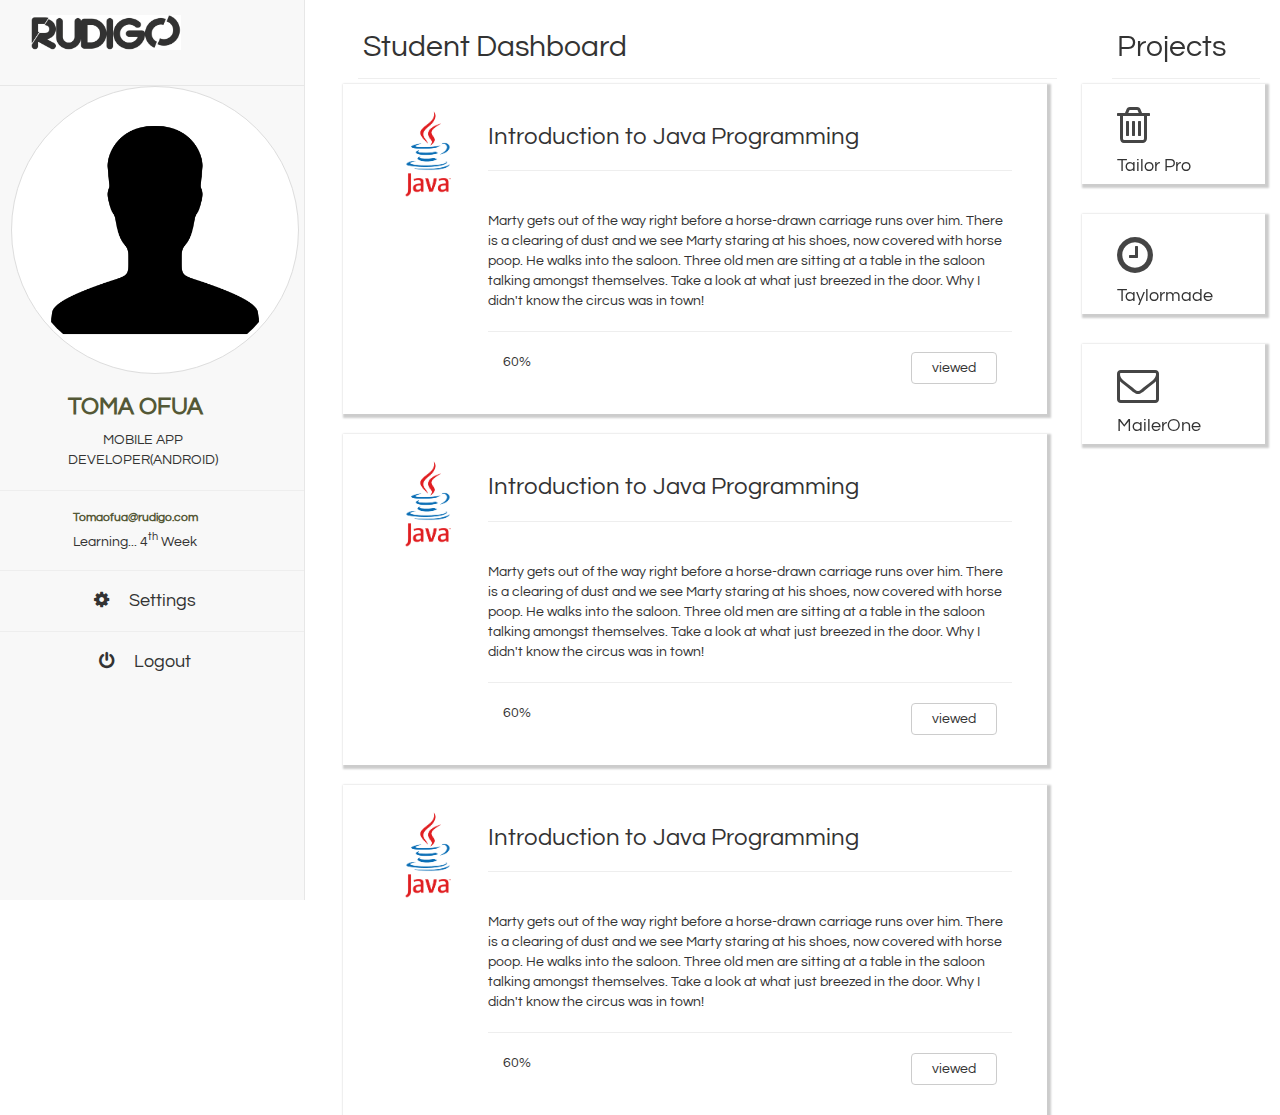
<file: index2.html>
<!DOCTYPE html>
<html lang="en">

<head>
    <title>Rudigo Forum</title>
    <meta charset="utf-8">
    <meta name="viewport" content="width=device-width, initial-scale=1, maximum-scale=1, minimum-scale=1, user-scalable=no, minimal-ui">
    <link href="bootstrap-3.3.7-dist/css/bootstrap.min.css" type="text/css" rel="stylesheet">
    <link href="font-awesome-4.7.0/css/font-awesome.css" type="text/css" rel="stylesheet">
    <link href="sidebar.css" type="text/css" rel="stylesheet">
    <link href="https://fonts.googleapis.com/css?family=Roboto" rel="stylesheet">
    <link href="https://fonts.googleapis.com/css?family=Questrial" rel="stylesheet">
    <style>
        .vee {
            padding-left: 30px;
        }
        
        .imo {
            margin-left: 10px
        }
        
        .friendLink {
            margin-left: 15px;
            color: #545836
        }
        
        .navbar-fixed-side {
            overflow-x: hidden;
        }
        
        .row.ca {
            box-shadow: 2px 2px 2px 2px #ccc;
            padding: 20px
        }
        
        .row.ca.ta {
            margin-top: 30px;
            max-height: 100px
        }
        
        a {
            color: #454545;
        }
        
        a:hover {
            text-decoration: none
        }
        
        @media(min-width: 500px) {
            .page-header {
                margin-left: 30px;
            }
        }

    </style>
</head>

<body style="overflow-x: hidden; font-family: Questrial">
    <div class="row">
        <div class="col-sm-3 col-lg-3" >
            <nav class="navbar navbar-default navbar-fixed-side">
                <div class="container-fluid">
                    <div class="navbar-header" style="padding-left:30px">
                        <button type="button" class="navbar-toggle collapsed" data-toggle="collapse" data-target="#bs-example-navbar-collapse-1" aria-expanded="false">
                          <span class="sr-only">Toggle navigation</span>
                          <span class="icon-bar"></span>
                          <span class="icon-bar"></span>
                          <span class="icon-bar"></span>
                        </button>
                        <a class="navbar-brand text-center" href="#"><img src="images/rudigos'.png" height="35" width="150"></a>
                    </div>
                    <div class="navbar-collapse collapse" id="bs-example-navbar-collapse-1" style="margin-top:20px">
                        <img src="images/person.png" class="img-responsive img-circle img-thumbnail imo">

                        <ul class="nav navbar-nav text-center">
                            <li class="vee">
                                <h3><b><a class="friendLink" href="#" style="margin-left: -50px">TOMA OFUA</a></b></h3>
                                <div class="row text-center" style="margin-left: -50px">MOBILE APP<br>DEVELOPER(ANDROID)</div>
                            </li>
                            <hr>
                            <li class="vee">
                                <h6><b><a class="friendLink" href="#" style="margin-left: -50px">Tomaofua@rudigo.com</a></b></h6>
                                <h5 class="text-center" style="margin-left: -50px">Learning... 4<sup>th</sup> Week</h5>
                            </li>
                            <hr>
                            <li>
                                <h4 style="font-family: questrial"><i class="fa fa-cog" style="margin-right:20px"></i>Settings</h4>
                            </li>
                            <hr>
                            <li>
                                <h4 style="font-family: questrial"><i class="fa fa-power-off" style="margin-right:20px"></i>Logout</h4>
                            </li>
                        </ul>
                    </div>
                </div>
            </nav>
        </div>
        <div class="col-sm-6 col-lg-7" style="overflow: scroll; background: #ffffff">
            <!-- your page content -->
            <div class="page-header">
                <h2>Student Dashboard</h2><button class="btn btn-default" id="but">Toggle</button>
            </div>
            <div class="col-lg-12">
                <div class="container-fluid">
                    <div class="row ca" style="background: white">
                        <div class="cover">
                            <div class="col-md-2">
                                <img src="images/l12866-java-eps-logo-99090.png" height="100" width="100">
                            </div>
                            <div class="col-md-10">
                                <h3>Introduction to Java Programming</h3>
                                <hr><br>
                                <p>Marty gets out of the way right before a horse-drawn carriage runs over him. There is a clearing of dust and we see Marty staring at his shoes, now covered with horse poop. He walks into the saloon. Three old men are sitting at a table in the saloon talking amongst themselves. Take a look at what just breezed in the door. Why I didn't know the circus was in town!</p>
                                <hr>
                                <div class="col-md-6 text-left">60%</div>
                                <div class="col-md-6 text-right"><button type="button" class="btn btn-default">viewed</button></div>
                            </div>
                        </div>
                    </div>
                    <div class="row ca" style="background: white; margin-top: 20px">
                        <div class="cover">
                            <div class="col-md-2">
                                <img src="images/l12866-java-eps-logo-99090.png" height="100" width="100">
                            </div>
                            <div class="col-md-10">
                                <h3>Introduction to Java Programming</h3>
                                <hr><br>
                                <p>Marty gets out of the way right before a horse-drawn carriage runs over him. There is a clearing of dust and we see Marty staring at his shoes, now covered with horse poop. He walks into the saloon. Three old men are sitting at a table in the saloon talking amongst themselves. Take a look at what just breezed in the door. Why I didn't know the circus was in town!</p>
                                <hr>
                                <div class="col-md-6 text-left">60%</div>
                                <div class="col-md-6 text-right"><button type="button" class="btn btn-default">viewed</button></div>
                            </div>
                        </div>
                    </div>
                    <div class="row ca" style="background: white; margin-top: 20px">
                        <div class="cover">
                            <div class="col-md-2">
                                <img src="images/l12866-java-eps-logo-99090.png" height="100" width="100">
                            </div>
                            <div class="col-md-10">
                                <h3>Introduction to Java Programming</h3>
                                <hr><br>
                                <p>Marty gets out of the way right before a horse-drawn carriage runs over him. There is a clearing of dust and we see Marty staring at his shoes, now covered with horse poop. He walks into the saloon. Three old men are sitting at a table in the saloon talking amongst themselves. Take a look at what just breezed in the door. Why I didn't know the circus was in town!</p>
                                <hr>
                                <div class="col-md-6 text-left">60%</div>
                                <div class="col-md-6 text-right"><button type="button" class="btn btn-default">viewed</button></div>
                            </div>
                        </div>
                    </div>
                </div>
            </div>
        </div>
        <div class="col-sm-3 col-lg-2 hidden-xs" style="position: fixed; right:0; top:0; bottom:0; " id="B" >
            <div class="page-header">
                <h2>Projects</h2>
            </div>
            <div class="container-fluid" style="margin-top: -30px">
                <div class="row">
                    <div class="col-lg-12">
                        <div class="row ca ta">
                            <div class="cover">
                                <div class="col-md-2">
                                    <i class="fa fa-trash-o fa-3x" style="color: #454545"></i>
                                </div>
                                <div class="col-md-10">
                                    <h4>Tailor Pro</h4>
                                </div>
                            </div>
                        </div>
                        <div class="row ca ta">
                            <div class="cover">
                                <div class="col-md-2">
                                    <i class="fa fa-clock-o fa-3x" style="color: #454545"></i>
                                </div>
                                <div class="col-md-10">
                                    <h4>Taylormade</h4>
                                </div>
                            </div>
                        </div>
                        <div class="row ca ta">
                            <div class="cover">
                                <div class="col-md-2">
                                    <i class="fa fa-envelope-o fa-3x" style="color: #454545"></i>
                                </div>
                                <div class="col-md-10">
                                    <h4>MailerOne</h4>
                                </div>
                            </div>
                        </div>
                    </div>
                </div>
            </div>
        </div>
    </div>



    <script src="jquery-3.1.1.js"></script>
    <script src="bootstrap-3.3.7-dist/js/bootstrap.js"></script>
    <script>
        $(document).ready(function(){
            $('#but').toggle(function(){
                $('#B').css('left', '300px');
            }, function(){
                $('#B').animate('left', '0');
            });
        });
    </script>
</body>

</html>
</file>
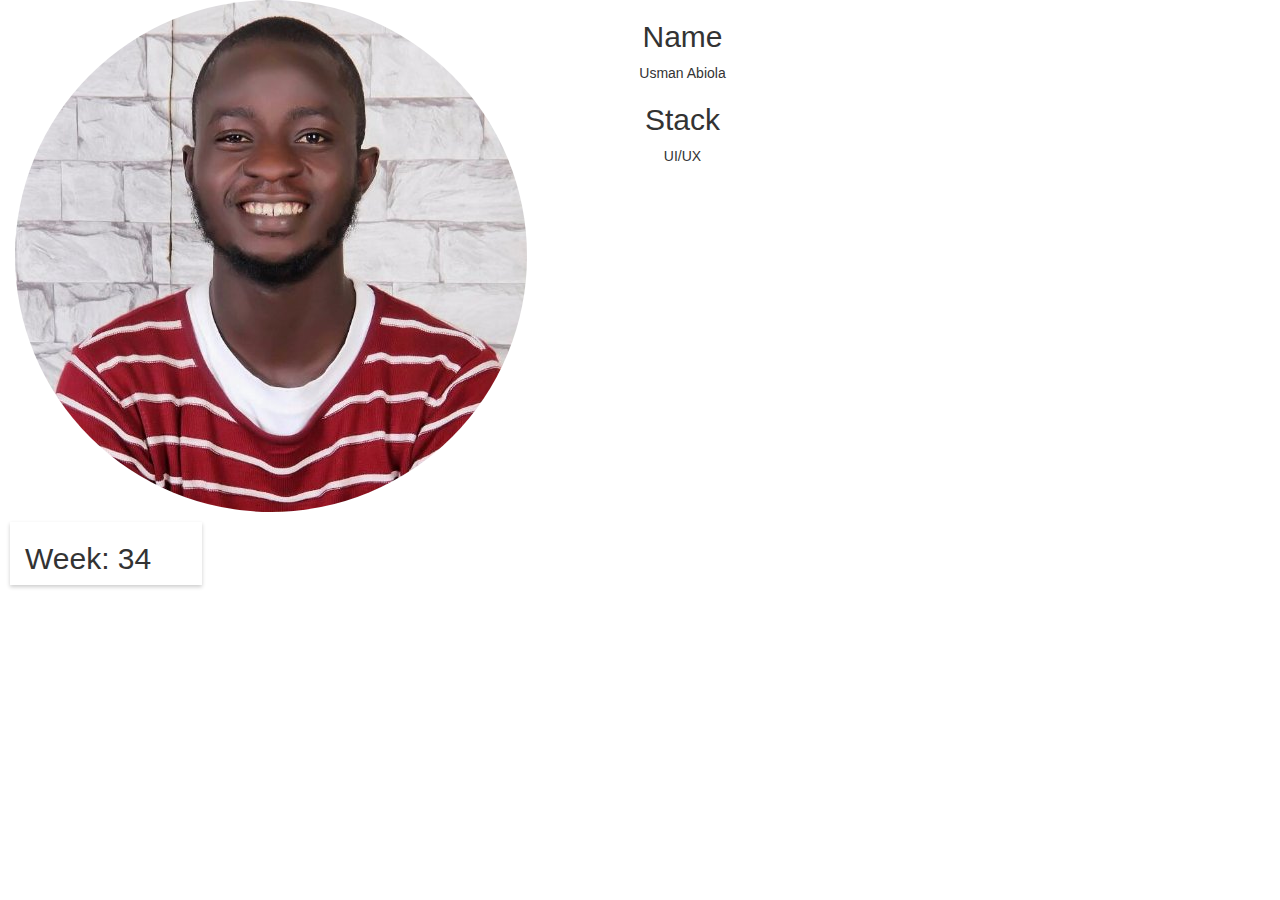
<file: student.html>
<!DOCTYPE html>
<html lang="en">

<head>
    <title>Rudigo Forum- Admin dashboard</title>
    <meta charset="utf-8">
    <meta name="viewport" content="width=device-width, initial-scale=1, maximum-scale=1, minimum-scale=1, user-scalable=no, minimal-ui">
    <link href="bootstrap-3.3.7-dist/css/bootstrap.min.css" type="text/css" rel="stylesheet">
    <link href="font-awesome-4.7.0/css/font-awesome.css" type="text/css" rel="stylesheet">
    <link href="sidebar.css" type="text/css" rel="stylesheet">
    <link href="https://fonts.googleapis.com/css?family=Roboto" rel="stylesheet">
    <link href="https://fonts.googleapis.com/css?family=Questrial" rel="stylesheet">

</head>

<body>


    <section class="contain">
        <div class="container">
            <div class="row">
                <div class="col-md-3">
                    <img class="img-circle" src="images/student.jpg" alt="student">
                </div>
                <div class="col-md-8" align="center">
                    <h2>Name</h2>
                    <p>Usman Abiola</p>
                    <h2>Stack</h2>
                    <p>UI/UX</p>
                </div>
            </div>
        </div>
    </section>
    <section class="week">
        <div class="container">
            <div class="row">
                <div class="col-md-8">
                    <div>
                        <h2>Week: 34</h2>
                    </div>
                </div>
            </div>
        </div>
    </section>




    <script src="bootstrap-3.3.7-dist/js/bootstrap.js"></script>
</body>

</html>
</file>
<file: mdl/material.css>
/**
 * material-design-lite - Material Design Components in CSS, JS and HTML
 * @version v1.3.0
 * @license Apache-2.0
 * @copyright 2015 Google, Inc.
 * @link https://github.com/google/material-design-lite
 */
@charset "UTF-8";
/**
 * Copyright 2015 Google Inc. All Rights Reserved.
 *
 * Licensed under the Apache License, Version 2.0 (the "License");
 * you may not use this file except in compliance with the License.
 * You may obtain a copy of the License at
 *
 *      http://www.apache.org/licenses/LICENSE-2.0
 *
 * Unless required by applicable law or agreed to in writing, software
 * distributed under the License is distributed on an "AS IS" BASIS,
 * WITHOUT WARRANTIES OR CONDITIONS OF ANY KIND, either express or implied.
 * See the License for the specific language governing permissions and
 * limitations under the License.
 */
/* Material Design Lite */
/**
 * Copyright 2015 Google Inc. All Rights Reserved.
 *
 * Licensed under the Apache License, Version 2.0 (the "License");
 * you may not use this file except in compliance with the License.
 * You may obtain a copy of the License at
 *
 *      http://www.apache.org/licenses/LICENSE-2.0
 *
 * Unless required by applicable law or agreed to in writing, software
 * distributed under the License is distributed on an "AS IS" BASIS,
 * WITHOUT WARRANTIES OR CONDITIONS OF ANY KIND, either express or implied.
 * See the License for the specific language governing permissions and
 * limitations under the License.
 */
/*------------------------------------*    $CONTENTS
\*------------------------------------*/
/**
 * STYLE GUIDE VARIABLES------------------Declarations of Sass variables
 * -----Typography
 * -----Colors
 * -----Textfield
 * -----Switch
 * -----Spinner
 * -----Radio
 * -----Menu
 * -----List
 * -----Layout
 * -----Icon toggles
 * -----Footer
 * -----Column
 * -----Checkbox
 * -----Card
 * -----Button
 * -----Animation
 * -----Progress
 * -----Badge
 * -----Shadows
 * -----Grid
 * -----Data table
 * -----Dialog
 * -----Snackbar
 * -----Tooltip
 * -----Chip
 *
 * Even though all variables have the `!default` directive, most of them
 * should not be changed as they are dependent one another. This can cause
 * visual distortions (like alignment issues) that are hard to track down
 * and fix.
 */
/* ==========  TYPOGRAPHY  ========== */
/* We're splitting fonts into "preferred" and "performance" in order to optimize
   page loading. For important text, such as the body, we want it to load
   immediately and not wait for the web font load, whereas for other sections,
   such as headers and titles, we're OK with things taking a bit longer to load.
   We do have some optional classes and parameters in the mixins, in case you
   definitely want to make sure you're using the preferred font and don't mind
   the performance hit.
   We should be able to improve on this once CSS Font Loading L3 becomes more
   widely available.
*/
/* ==========  COLORS  ========== */
/**
*
* Material design color palettes.
* @see http://www.google.com/design/spec/style/color.html
*
**/
/**
 * Copyright 2015 Google Inc. All Rights Reserved.
 *
 * Licensed under the Apache License, Version 2.0 (the "License");
 * you may not use this file except in compliance with the License.
 * You may obtain a copy of the License at
 *
 *      http://www.apache.org/licenses/LICENSE-2.0
 *
 * Unless required by applicable law or agreed to in writing, software
 * distributed under the License is distributed on an "AS IS" BASIS,
 * WITHOUT WARRANTIES OR CONDITIONS OF ANY KIND, either express or implied.
 * See the License for the specific language governing permissions and
 * limitations under the License.
 */
/* ==========  Color Palettes  ========== */
/* colors.scss */
/**
 * Copyright 2015 Google Inc. All Rights Reserved.
 *
 * Licensed under the Apache License, Version 2.0 (the "License");
 * you may not use this file except in compliance with the License.
 * You may obtain a copy of the License at
 *
 *      http://www.apache.org/licenses/LICENSE-2.0
 *
 * Unless required by applicable law or agreed to in writing, software
 * distributed under the License is distributed on an "AS IS" BASIS,
 * WITHOUT WARRANTIES OR CONDITIONS OF ANY KIND, either express or implied.
 * See the License for the specific language governing permissions and
 * limitations under the License.
 */
/* ==========  IMAGES  ========== */
/* ==========  Color & Themes  ========== */
/* ==========  Typography  ========== */
/* ==========  Components  ========== */
/* ==========  Standard Buttons  ========== */
/* ==========  Icon Toggles  ========== */
/* ==========  Radio Buttons  ========== */
/* ==========  Ripple effect  ========== */
/* ==========  Layout  ========== */
/* ==========  Content Tabs  ========== */
/* ==========  Checkboxes  ========== */
/* ==========  Switches  ========== */
/* ==========  Spinner  ========== */
/* ==========  Text fields  ========== */
/* ==========  Card  ========== */
/* ==========  Sliders ========== */
/* ========== Progress ========== */
/* ==========  List ========== */
/* ==========  Item ========== */
/* ==========  Dropdown menu ========== */
/* ==========  Tooltips  ========== */
/* ==========  Footer  ========== */
/* TEXTFIELD */
/* SWITCH */
/* SPINNER */
/* RADIO */
/* MENU */
/* LIST */
/* LAYOUT */
/* ICON TOGGLE */
/* FOOTER */
/*mega-footer*/
/*mini-footer*/
/* CHECKBOX */
/* CARD */
/* Card dimensions */
/* Cover image */
/* BUTTON */
/**
 *
 * Dimensions
 *
 */
/* ANIMATION */
/* PROGRESS */
/* BADGE */
/* SHADOWS */
/* GRID */
/* DATA TABLE */
/* DIALOG */
/* SNACKBAR */
/* TOOLTIP */
/* CHIP */
/**
 * Copyright 2015 Google Inc. All Rights Reserved.
 *
 * Licensed under the Apache License, Version 2.0 (the "License");
 * you may not use this file except in compliance with the License.
 * You may obtain a copy of the License at
 *
 *      http://www.apache.org/licenses/LICENSE-2.0
 *
 * Unless required by applicable law or agreed to in writing, software
 * distributed under the License is distributed on an "AS IS" BASIS,
 * WITHOUT WARRANTIES OR CONDITIONS OF ANY KIND, either express or implied.
 * See the License for the specific language governing permissions and
 * limitations under the License.
 */
/* Typography */
/* Shadows */
/* Animations */
/* Dialog */
/**
 * Copyright 2015 Google Inc. All Rights Reserved.
 *
 * Licensed under the Apache License, Version 2.0 (the "License");
 * you may not use this file except in compliance with the License.
 * You may obtain a copy of the License at
 *
 *      http://www.apache.org/licenses/LICENSE-2.0
 *
 * Unless required by applicable law or agreed to in writing, software
 * distributed under the License is distributed on an "AS IS" BASIS,
 * WITHOUT WARRANTIES OR CONDITIONS OF ANY KIND, either express or implied.
 * See the License for the specific language governing permissions and
 * limitations under the License.
 */
/**
 * Copyright 2015 Google Inc. All Rights Reserved.
 *
 * Licensed under the Apache License, Version 2.0 (the "License");
 * you may not use this file except in compliance with the License.
 * You may obtain a copy of the License at
 *
 *      http://www.apache.org/licenses/LICENSE-2.0
 *
 * Unless required by applicable law or agreed to in writing, software
 * distributed under the License is distributed on an "AS IS" BASIS,
 * WITHOUT WARRANTIES OR CONDITIONS OF ANY KIND, either express or implied.
 * See the License for the specific language governing permissions and
 * limitations under the License.
 */
/**
 * Copyright 2015 Google Inc. All Rights Reserved.
 *
 * Licensed under the Apache License, Version 2.0 (the "License");
 * you may not use this file except in compliance with the License.
 * You may obtain a copy of the License at
 *
 *      http://www.apache.org/licenses/LICENSE-2.0
 *
 * Unless required by applicable law or agreed to in writing, software
 * distributed under the License is distributed on an "AS IS" BASIS,
 * WITHOUT WARRANTIES OR CONDITIONS OF ANY KIND, either express or implied.
 * See the License for the specific language governing permissions and
 * limitations under the License.
 */
/*------------------------------------*    $CONTENTS
\*------------------------------------*/
/**
 * STYLE GUIDE VARIABLES------------------Declarations of Sass variables
 * -----Typography
 * -----Colors
 * -----Textfield
 * -----Switch
 * -----Spinner
 * -----Radio
 * -----Menu
 * -----List
 * -----Layout
 * -----Icon toggles
 * -----Footer
 * -----Column
 * -----Checkbox
 * -----Card
 * -----Button
 * -----Animation
 * -----Progress
 * -----Badge
 * -----Shadows
 * -----Grid
 * -----Data table
 * -----Dialog
 * -----Snackbar
 * -----Tooltip
 * -----Chip
 *
 * Even though all variables have the `!default` directive, most of them
 * should not be changed as they are dependent one another. This can cause
 * visual distortions (like alignment issues) that are hard to track down
 * and fix.
 */
/* ==========  TYPOGRAPHY  ========== */
/* We're splitting fonts into "preferred" and "performance" in order to optimize
   page loading. For important text, such as the body, we want it to load
   immediately and not wait for the web font load, whereas for other sections,
   such as headers and titles, we're OK with things taking a bit longer to load.
   We do have some optional classes and parameters in the mixins, in case you
   definitely want to make sure you're using the preferred font and don't mind
   the performance hit.
   We should be able to improve on this once CSS Font Loading L3 becomes more
   widely available.
*/
/* ==========  COLORS  ========== */
/**
*
* Material design color palettes.
* @see http://www.google.com/design/spec/style/color.html
*
**/
/**
 * Copyright 2015 Google Inc. All Rights Reserved.
 *
 * Licensed under the Apache License, Version 2.0 (the "License");
 * you may not use this file except in compliance with the License.
 * You may obtain a copy of the License at
 *
 *      http://www.apache.org/licenses/LICENSE-2.0
 *
 * Unless required by applicable law or agreed to in writing, software
 * distributed under the License is distributed on an "AS IS" BASIS,
 * WITHOUT WARRANTIES OR CONDITIONS OF ANY KIND, either express or implied.
 * See the License for the specific language governing permissions and
 * limitations under the License.
 */
/* ==========  Color Palettes  ========== */
/* colors.scss */
/**
 * Copyright 2015 Google Inc. All Rights Reserved.
 *
 * Licensed under the Apache License, Version 2.0 (the "License");
 * you may not use this file except in compliance with the License.
 * You may obtain a copy of the License at
 *
 *      http://www.apache.org/licenses/LICENSE-2.0
 *
 * Unless required by applicable law or agreed to in writing, software
 * distributed under the License is distributed on an "AS IS" BASIS,
 * WITHOUT WARRANTIES OR CONDITIONS OF ANY KIND, either express or implied.
 * See the License for the specific language governing permissions and
 * limitations under the License.
 */
/* ==========  IMAGES  ========== */
/* ==========  Color & Themes  ========== */
/* ==========  Typography  ========== */
/* ==========  Components  ========== */
/* ==========  Standard Buttons  ========== */
/* ==========  Icon Toggles  ========== */
/* ==========  Radio Buttons  ========== */
/* ==========  Ripple effect  ========== */
/* ==========  Layout  ========== */
/* ==========  Content Tabs  ========== */
/* ==========  Checkboxes  ========== */
/* ==========  Switches  ========== */
/* ==========  Spinner  ========== */
/* ==========  Text fields  ========== */
/* ==========  Card  ========== */
/* ==========  Sliders ========== */
/* ========== Progress ========== */
/* ==========  List ========== */
/* ==========  Item ========== */
/* ==========  Dropdown menu ========== */
/* ==========  Tooltips  ========== */
/* ==========  Footer  ========== */
/* TEXTFIELD */
/* SWITCH */
/* SPINNER */
/* RADIO */
/* MENU */
/* LIST */
/* LAYOUT */
/* ICON TOGGLE */
/* FOOTER */
/*mega-footer*/
/*mini-footer*/
/* CHECKBOX */
/* CARD */
/* Card dimensions */
/* Cover image */
/* BUTTON */
/**
 *
 * Dimensions
 *
 */
/* ANIMATION */
/* PROGRESS */
/* BADGE */
/* SHADOWS */
/* GRID */
/* DATA TABLE */
/* DIALOG */
/* SNACKBAR */
/* TOOLTIP */
/* CHIP */
/*
 * What follows is the result of much research on cross-browser styling.
 * Credit left inline and big thanks to Nicolas Gallagher, Jonathan Neal,
 * Kroc Camen, and the H5BP dev community and team.
 */
/* ==========================================================================
   Base styles: opinionated defaults
   ========================================================================== */
html {
  color: rgba(0,0,0, 0.87);
  font-size: 1em;
  line-height: 1.4; }

/*
 * Remove text-shadow in selection highlight:
 * https://twitter.com/miketaylr/status/12228805301
 *
 * These selection rule sets have to be separate.
 * Customize the background color to match your design.
 */
::-moz-selection {
  background: #b3d4fc;
  text-shadow: none; }
::selection {
  background: #b3d4fc;
  text-shadow: none; }

/*
 * A better looking default horizontal rule
 */
hr {
  display: block;
  height: 1px;
  border: 0;
  border-top: 1px solid #ccc;
  margin: 1em 0;
  padding: 0; }

/*
 * Remove the gap between audio, canvas, iframes,
 * images, videos and the bottom of their containers:
 * https://github.com/h5bp/html5-boilerplate/issues/440
 */
audio,
canvas,
iframe,
img,
svg,
video {
  vertical-align: middle; }

/*
 * Remove default fieldset styles.
 */
fieldset {
  border: 0;
  margin: 0;
  padding: 0; }

/*
 * Allow only vertical resizing of textareas.
 */
textarea {
  resize: vertical; }

/* ==========================================================================
   Browser Upgrade Prompt
   ========================================================================== */
.browserupgrade {
  margin: 0.2em 0;
  background: #ccc;
  color: #000;
  padding: 0.2em 0; }

/* ==========================================================================
   Author's custom styles
   ========================================================================== */
/* ==========================================================================
   Helper classes
   ========================================================================== */
/*
 * Hide visually and from screen readers:
 */
.hidden {
  display: none !important; }

/*
 * Hide only visually, but have it available for screen readers:
 * http://snook.ca/archives/html_and_css/hiding-content-for-accessibility
 */
.visuallyhidden {
  border: 0;
  clip: rect(0 0 0 0);
  height: 1px;
  margin: -1px;
  overflow: hidden;
  padding: 0;
  position: absolute;
  width: 1px; }

/*
 * Extends the .visuallyhidden class to allow the element
 * to be focusable when navigated to via the keyboard:
 * https://www.drupal.org/node/897638
 */
.visuallyhidden.focusable:active,
.visuallyhidden.focusable:focus {
  clip: auto;
  height: auto;
  margin: 0;
  overflow: visible;
  position: static;
  width: auto; }

/*
 * Hide visually and from screen readers, but maintain layout
 */
.invisible {
  visibility: hidden; }

/*
 * Clearfix: contain floats
 *
 * For modern browsers
 * 1. The space content is one way to avoid an Opera bug when the
 *    `contenteditable` attribute is included anywhere else in the document.
 *    Otherwise it causes space to appear at the top and bottom of elements
 *    that receive the `clearfix` class.
 * 2. The use of `table` rather than `block` is only necessary if using
 *    `:before` to contain the top-margins of child elements.
 */
.clearfix:before,
.clearfix:after {
  content: " ";
  /* 1 */
  display: table;
  /* 2 */ }

.clearfix:after {
  clear: both; }

/* ==========================================================================
   EXAMPLE Media Queries for Responsive Design.
   These examples override the primary ('mobile first') styles.
   Modify as content requires.
   ========================================================================== */
@media only screen and (min-width: 35em) {
  /* Style adjustments for viewports that meet the condition */ }

@media print, (-webkit-min-device-pixel-ratio: 1.25), (min-resolution: 1.25dppx), (min-resolution: 120dpi) {
  /* Style adjustments for high resolution devices */ }

/* ==========================================================================
   Print styles.
   Inlined to avoid the additional HTTP request:
   http://www.phpied.com/delay-loading-your-print-css/
   ========================================================================== */
@media print {
  *,
  *:before,
  *:after,
  *:first-letter {
    background: transparent !important;
    color: #000 !important;
    /* Black prints faster: http://www.sanbeiji.com/archives/953 */
    box-shadow: none !important; }
  a,
  a:visited {
    text-decoration: underline; }
  a[href]:after {
    content: " (" attr(href) ")"; }
  abbr[title]:after {
    content: " (" attr(title) ")"; }
  /*
     * Don't show links that are fragment identifiers,
     * or use the `javascript:` pseudo protocol
     */
  a[href^="#"]:after,
  a[href^="javascript:"]:after {
    content: ""; }
  pre,
  blockquote {
    border: 1px solid #999;
    page-break-inside: avoid; }
  /*
     * Printing Tables:
     * http://css-discuss.incutio.com/wiki/Printing_Tables
     */
  thead {
    display: table-header-group; }
  tr,
  img {
    page-break-inside: avoid; }
  img {
    max-width: 100% !important; }
  p,
  h2,
  h3 {
    orphans: 3;
    widows: 3; }
  h2,
  h3 {
    page-break-after: avoid; } }

/**
 * Copyright 2015 Google Inc. All Rights Reserved.
 *
 * Licensed under the Apache License, Version 2.0 (the "License");
 * you may not use this file except in compliance with the License.
 * You may obtain a copy of the License at
 *
 *      http://www.apache.org/licenses/LICENSE-2.0
 *
 * Unless required by applicable law or agreed to in writing, software
 * distributed under the License is distributed on an "AS IS" BASIS,
 * WITHOUT WARRANTIES OR CONDITIONS OF ANY KIND, either express or implied.
 * See the License for the specific language governing permissions and
 * limitations under the License.
 */
/* Remove the unwanted box around FAB buttons */
/* More info: http://goo.gl/IPwKi */
a, .mdl-accordion, .mdl-button, .mdl-card, .mdl-checkbox, .mdl-dropdown-menu,
.mdl-icon-toggle, .mdl-item, .mdl-radio, .mdl-slider, .mdl-switch, .mdl-tabs__tab {
  -webkit-tap-highlight-color: transparent;
  -webkit-tap-highlight-color: rgba(255, 255, 255, 0); }

/*
 * Make html take up the entire screen
 * Then set touch-action to avoid touch delay on mobile IE
 */
html {
  width: 100%;
  height: 100%;
  -ms-touch-action: manipulation;
  touch-action: manipulation; }

/*
* Make body take up the entire screen
* Remove body margin so layout containers don't cause extra overflow.
*/
body {
  width: 100%;
  min-height: 100%;
  margin: 0; }

/*
 * Main display reset for IE support.
 * Source: http://weblog.west-wind.com/posts/2015/Jan/12/main-HTML5-Tag-not-working-in-Internet-Explorer-91011
 */
main {
  display: block; }

/*
* Apply no display to elements with the hidden attribute.
* IE 9 and 10 support.
*/
*[hidden] {
  display: none !important; }

/**
 * Copyright 2015 Google Inc. All Rights Reserved.
 *
 * Licensed under the Apache License, Version 2.0 (the "License");
 * you may not use this file except in compliance with the License.
 * You may obtain a copy of the License at
 *
 *      http://www.apache.org/licenses/LICENSE-2.0
 *
 * Unless required by applicable law or agreed to in writing, software
 * distributed under the License is distributed on an "AS IS" BASIS,
 * WITHOUT WARRANTIES OR CONDITIONS OF ANY KIND, either express or implied.
 * See the License for the specific language governing permissions and
 * limitations under the License.
 */
/**
 * Copyright 2015 Google Inc. All Rights Reserved.
 *
 * Licensed under the Apache License, Version 2.0 (the "License");
 * you may not use this file except in compliance with the License.
 * You may obtain a copy of the License at
 *
 *      http://www.apache.org/licenses/LICENSE-2.0
 *
 * Unless required by applicable law or agreed to in writing, software
 * distributed under the License is distributed on an "AS IS" BASIS,
 * WITHOUT WARRANTIES OR CONDITIONS OF ANY KIND, either express or implied.
 * See the License for the specific language governing permissions and
 * limitations under the License.
 */
/*------------------------------------*    $CONTENTS
\*------------------------------------*/
/**
 * STYLE GUIDE VARIABLES------------------Declarations of Sass variables
 * -----Typography
 * -----Colors
 * -----Textfield
 * -----Switch
 * -----Spinner
 * -----Radio
 * -----Menu
 * -----List
 * -----Layout
 * -----Icon toggles
 * -----Footer
 * -----Column
 * -----Checkbox
 * -----Card
 * -----Button
 * -----Animation
 * -----Progress
 * -----Badge
 * -----Shadows
 * -----Grid
 * -----Data table
 * -----Dialog
 * -----Snackbar
 * -----Tooltip
 * -----Chip
 *
 * Even though all variables have the `!default` directive, most of them
 * should not be changed as they are dependent one another. This can cause
 * visual distortions (like alignment issues) that are hard to track down
 * and fix.
 */
/* ==========  TYPOGRAPHY  ========== */
/* We're splitting fonts into "preferred" and "performance" in order to optimize
   page loading. For important text, such as the body, we want it to load
   immediately and not wait for the web font load, whereas for other sections,
   such as headers and titles, we're OK with things taking a bit longer to load.
   We do have some optional classes and parameters in the mixins, in case you
   definitely want to make sure you're using the preferred font and don't mind
   the performance hit.
   We should be able to improve on this once CSS Font Loading L3 becomes more
   widely available.
*/
/* ==========  COLORS  ========== */
/**
*
* Material design color palettes.
* @see http://www.google.com/design/spec/style/color.html
*
**/
/**
 * Copyright 2015 Google Inc. All Rights Reserved.
 *
 * Licensed under the Apache License, Version 2.0 (the "License");
 * you may not use this file except in compliance with the License.
 * You may obtain a copy of the License at
 *
 *      http://www.apache.org/licenses/LICENSE-2.0
 *
 * Unless required by applicable law or agreed to in writing, software
 * distributed under the License is distributed on an "AS IS" BASIS,
 * WITHOUT WARRANTIES OR CONDITIONS OF ANY KIND, either express or implied.
 * See the License for the specific language governing permissions and
 * limitations under the License.
 */
/* ==========  Color Palettes  ========== */
/* colors.scss */
/**
 * Copyright 2015 Google Inc. All Rights Reserved.
 *
 * Licensed under the Apache License, Version 2.0 (the "License");
 * you may not use this file except in compliance with the License.
 * You may obtain a copy of the License at
 *
 *      http://www.apache.org/licenses/LICENSE-2.0
 *
 * Unless required by applicable law or agreed to in writing, software
 * distributed under the License is distributed on an "AS IS" BASIS,
 * WITHOUT WARRANTIES OR CONDITIONS OF ANY KIND, either express or implied.
 * See the License for the specific language governing permissions and
 * limitations under the License.
 */
/* ==========  IMAGES  ========== */
/* ==========  Color & Themes  ========== */
/* ==========  Typography  ========== */
/* ==========  Components  ========== */
/* ==========  Standard Buttons  ========== */
/* ==========  Icon Toggles  ========== */
/* ==========  Radio Buttons  ========== */
/* ==========  Ripple effect  ========== */
/* ==========  Layout  ========== */
/* ==========  Content Tabs  ========== */
/* ==========  Checkboxes  ========== */
/* ==========  Switches  ========== */
/* ==========  Spinner  ========== */
/* ==========  Text fields  ========== */
/* ==========  Card  ========== */
/* ==========  Sliders ========== */
/* ========== Progress ========== */
/* ==========  List ========== */
/* ==========  Item ========== */
/* ==========  Dropdown menu ========== */
/* ==========  Tooltips  ========== */
/* ==========  Footer  ========== */
/* TEXTFIELD */
/* SWITCH */
/* SPINNER */
/* RADIO */
/* MENU */
/* LIST */
/* LAYOUT */
/* ICON TOGGLE */
/* FOOTER */
/*mega-footer*/
/*mini-footer*/
/* CHECKBOX */
/* CARD */
/* Card dimensions */
/* Cover image */
/* BUTTON */
/**
 *
 * Dimensions
 *
 */
/* ANIMATION */
/* PROGRESS */
/* BADGE */
/* SHADOWS */
/* GRID */
/* DATA TABLE */
/* DIALOG */
/* SNACKBAR */
/* TOOLTIP */
/* CHIP */
/**
 * Copyright 2015 Google Inc. All Rights Reserved.
 *
 * Licensed under the Apache License, Version 2.0 (the "License");
 * you may not use this file except in compliance with the License.
 * You may obtain a copy of the License at
 *
 *      http://www.apache.org/licenses/LICENSE-2.0
 *
 * Unless required by applicable law or agreed to in writing, software
 * distributed under the License is distributed on an "AS IS" BASIS,
 * WITHOUT WARRANTIES OR CONDITIONS OF ANY KIND, either express or implied.
 * See the License for the specific language governing permissions and
 * limitations under the License.
 */
/* Typography */
/* Shadows */
/* Animations */
/* Dialog */
html, body {
  font-family: "Helvetica", "Arial", sans-serif;
  font-size: 14px;
  font-weight: 400;
  line-height: 20px; }

h1, h2, h3, h4, h5, h6, p {
  margin: 0;
  padding: 0; }

/**
  * Styles for HTML elements
  */
h1 small, h2 small, h3 small, h4 small, h5 small, h6 small {
  font-family: "Roboto", "Helvetica", "Arial", sans-serif;
  font-size: 56px;
  font-weight: 400;
  line-height: 1.35;
  letter-spacing: -0.02em;
  opacity: 0.54;
  font-size: 0.6em; }

h1 {
  font-family: "Roboto", "Helvetica", "Arial", sans-serif;
  font-size: 56px;
  font-weight: 400;
  line-height: 1.35;
  letter-spacing: -0.02em;
  margin-top: 24px;
  margin-bottom: 24px; }

h2 {
  font-family: "Roboto", "Helvetica", "Arial", sans-serif;
  font-size: 45px;
  font-weight: 400;
  line-height: 48px;
  margin-top: 24px;
  margin-bottom: 24px; }

h3 {
  font-family: "Roboto", "Helvetica", "Arial", sans-serif;
  font-size: 34px;
  font-weight: 400;
  line-height: 40px;
  margin-top: 24px;
  margin-bottom: 24px; }

h4 {
  font-family: "Roboto", "Helvetica", "Arial", sans-serif;
  font-size: 24px;
  font-weight: 400;
  line-height: 32px;
  -moz-osx-font-smoothing: grayscale;
  margin-top: 24px;
  margin-bottom: 16px; }

h5 {
  font-family: "Roboto", "Helvetica", "Arial", sans-serif;
  font-size: 20px;
  font-weight: 500;
  line-height: 1;
  letter-spacing: 0.02em;
  margin-top: 24px;
  margin-bottom: 16px; }

h6 {
  font-family: "Roboto", "Helvetica", "Arial", sans-serif;
  font-size: 16px;
  font-weight: 400;
  line-height: 24px;
  letter-spacing: 0.04em;
  margin-top: 24px;
  margin-bottom: 16px; }

p {
  font-size: 14px;
  font-weight: 400;
  line-height: 24px;
  letter-spacing: 0;
  margin-bottom: 16px; }

a {
  color: rgb(255,64,129);
  font-weight: 500; }

blockquote {
  font-family: "Roboto", "Helvetica", "Arial", sans-serif;
  position: relative;
  font-size: 24px;
  font-weight: 300;
  font-style: italic;
  line-height: 1.35;
  letter-spacing: 0.08em; }
  blockquote:before {
    position: absolute;
    left: -0.5em;
    content: '“'; }
  blockquote:after {
    content: '”';
    margin-left: -0.05em; }

mark {
  background-color: #f4ff81; }

dt {
  font-weight: 700; }

address {
  font-size: 12px;
  font-weight: 400;
  line-height: 1;
  letter-spacing: 0;
  font-style: normal; }

ul, ol {
  font-size: 14px;
  font-weight: 400;
  line-height: 24px;
  letter-spacing: 0; }

/**
 * Class Name Styles
 */
.mdl-typography--display-4 {
  font-family: "Roboto", "Helvetica", "Arial", sans-serif;
  font-size: 112px;
  font-weight: 300;
  line-height: 1;
  letter-spacing: -0.04em; }

.mdl-typography--display-4-color-contrast {
  font-family: "Roboto", "Helvetica", "Arial", sans-serif;
  font-size: 112px;
  font-weight: 300;
  line-height: 1;
  letter-spacing: -0.04em;
  opacity: 0.54; }

.mdl-typography--display-3 {
  font-family: "Roboto", "Helvetica", "Arial", sans-serif;
  font-size: 56px;
  font-weight: 400;
  line-height: 1.35;
  letter-spacing: -0.02em; }

.mdl-typography--display-3-color-contrast {
  font-family: "Roboto", "Helvetica", "Arial", sans-serif;
  font-size: 56px;
  font-weight: 400;
  line-height: 1.35;
  letter-spacing: -0.02em;
  opacity: 0.54; }

.mdl-typography--display-2 {
  font-family: "Roboto", "Helvetica", "Arial", sans-serif;
  font-size: 45px;
  font-weight: 400;
  line-height: 48px; }

.mdl-typography--display-2-color-contrast {
  font-family: "Roboto", "Helvetica", "Arial", sans-serif;
  font-size: 45px;
  font-weight: 400;
  line-height: 48px;
  opacity: 0.54; }

.mdl-typography--display-1 {
  font-family: "Roboto", "Helvetica", "Arial", sans-serif;
  font-size: 34px;
  font-weight: 400;
  line-height: 40px; }

.mdl-typography--display-1-color-contrast {
  font-family: "Roboto", "Helvetica", "Arial", sans-serif;
  font-size: 34px;
  font-weight: 400;
  line-height: 40px;
  opacity: 0.54; }

.mdl-typography--headline {
  font-family: "Roboto", "Helvetica", "Arial", sans-serif;
  font-size: 24px;
  font-weight: 400;
  line-height: 32px;
  -moz-osx-font-smoothing: grayscale; }

.mdl-typography--headline-color-contrast {
  font-family: "Roboto", "Helvetica", "Arial", sans-serif;
  font-size: 24px;
  font-weight: 400;
  line-height: 32px;
  -moz-osx-font-smoothing: grayscale;
  opacity: 0.87; }

.mdl-typography--title {
  font-family: "Roboto", "Helvetica", "Arial", sans-serif;
  font-size: 20px;
  font-weight: 500;
  line-height: 1;
  letter-spacing: 0.02em; }

.mdl-typography--title-color-contrast {
  font-family: "Roboto", "Helvetica", "Arial", sans-serif;
  font-size: 20px;
  font-weight: 500;
  line-height: 1;
  letter-spacing: 0.02em;
  opacity: 0.87; }

.mdl-typography--subhead {
  font-family: "Roboto", "Helvetica", "Arial", sans-serif;
  font-size: 16px;
  font-weight: 400;
  line-height: 24px;
  letter-spacing: 0.04em; }

.mdl-typography--subhead-color-contrast {
  font-family: "Roboto", "Helvetica", "Arial", sans-serif;
  font-size: 16px;
  font-weight: 400;
  line-height: 24px;
  letter-spacing: 0.04em;
  opacity: 0.87; }

.mdl-typography--body-2 {
  font-size: 14px;
  font-weight: bold;
  line-height: 24px;
  letter-spacing: 0; }

.mdl-typography--body-2-color-contrast {
  font-size: 14px;
  font-weight: bold;
  line-height: 24px;
  letter-spacing: 0;
  opacity: 0.87; }

.mdl-typography--body-1 {
  font-size: 14px;
  font-weight: 400;
  line-height: 24px;
  letter-spacing: 0; }

.mdl-typography--body-1-color-contrast {
  font-size: 14px;
  font-weight: 400;
  line-height: 24px;
  letter-spacing: 0;
  opacity: 0.87; }

.mdl-typography--body-2-force-preferred-font {
  font-family: "Roboto", "Helvetica", "Arial", sans-serif;
  font-size: 14px;
  font-weight: 500;
  line-height: 24px;
  letter-spacing: 0; }

.mdl-typography--body-2-force-preferred-font-color-contrast {
  font-family: "Roboto", "Helvetica", "Arial", sans-serif;
  font-size: 14px;
  font-weight: 500;
  line-height: 24px;
  letter-spacing: 0;
  opacity: 0.87; }

.mdl-typography--body-1-force-preferred-font {
  font-family: "Roboto", "Helvetica", "Arial", sans-serif;
  font-size: 14px;
  font-weight: 400;
  line-height: 24px;
  letter-spacing: 0; }

.mdl-typography--body-1-force-preferred-font-color-contrast {
  font-family: "Roboto", "Helvetica", "Arial", sans-serif;
  font-size: 14px;
  font-weight: 400;
  line-height: 24px;
  letter-spacing: 0;
  opacity: 0.87; }

.mdl-typography--caption {
  font-size: 12px;
  font-weight: 400;
  line-height: 1;
  letter-spacing: 0; }

.mdl-typography--caption-force-preferred-font {
  font-family: "Roboto", "Helvetica", "Arial", sans-serif;
  font-size: 12px;
  font-weight: 400;
  line-height: 1;
  letter-spacing: 0; }

.mdl-typography--caption-color-contrast {
  font-size: 12px;
  font-weight: 400;
  line-height: 1;
  letter-spacing: 0;
  opacity: 0.54; }

.mdl-typography--caption-force-preferred-font-color-contrast {
  font-family: "Roboto", "Helvetica", "Arial", sans-serif;
  font-size: 12px;
  font-weight: 400;
  line-height: 1;
  letter-spacing: 0;
  opacity: 0.54; }

.mdl-typography--menu {
  font-family: "Roboto", "Helvetica", "Arial", sans-serif;
  font-size: 14px;
  font-weight: 500;
  line-height: 1;
  letter-spacing: 0; }

.mdl-typography--menu-color-contrast {
  font-family: "Roboto", "Helvetica", "Arial", sans-serif;
  font-size: 14px;
  font-weight: 500;
  line-height: 1;
  letter-spacing: 0;
  opacity: 0.87; }

.mdl-typography--button {
  font-family: "Roboto", "Helvetica", "Arial", sans-serif;
  font-size: 14px;
  font-weight: 500;
  text-transform: uppercase;
  line-height: 1;
  letter-spacing: 0; }

.mdl-typography--button-color-contrast {
  font-family: "Roboto", "Helvetica", "Arial", sans-serif;
  font-size: 14px;
  font-weight: 500;
  text-transform: uppercase;
  line-height: 1;
  letter-spacing: 0;
  opacity: 0.87; }

.mdl-typography--text-left {
  text-align: left; }

.mdl-typography--text-right {
  text-align: right; }

.mdl-typography--text-center {
  text-align: center; }

.mdl-typography--text-justify {
  text-align: justify; }

.mdl-typography--text-nowrap {
  white-space: nowrap; }

.mdl-typography--text-lowercase {
  text-transform: lowercase; }

.mdl-typography--text-uppercase {
  text-transform: uppercase; }

.mdl-typography--text-capitalize {
  text-transform: capitalize; }

.mdl-typography--font-thin {
  font-weight: 200 !important; }

.mdl-typography--font-light {
  font-weight: 300 !important; }

.mdl-typography--font-regular {
  font-weight: 400 !important; }

.mdl-typography--font-medium {
  font-weight: 500 !important; }

.mdl-typography--font-bold {
  font-weight: 700 !important; }

.mdl-typography--font-black {
  font-weight: 900 !important; }

.material-icons {
  font-family: 'Material Icons';
  font-weight: normal;
  font-style: normal;
  font-size: 24px;
  line-height: 1;
  letter-spacing: normal;
  text-transform: none;
  display: inline-block;
  word-wrap: normal;
  -moz-font-feature-settings: 'liga';
       font-feature-settings: 'liga';
  -webkit-font-feature-settings: 'liga';
  -webkit-font-smoothing: antialiased; }

/**
 * Copyright 2015 Google Inc. All Rights Reserved.
 *
 * Licensed under the Apache License, Version 2.0 (the "License");
 * you may not use this file except in compliance with the License.
 * You may obtain a copy of the License at
 *
 *      http://www.apache.org/licenses/LICENSE-2.0
 *
 * Unless required by applicable law or agreed to in writing, software
 * distributed under the License is distributed on an "AS IS" BASIS,
 * WITHOUT WARRANTIES OR CONDITIONS OF ANY KIND, either express or implied.
 * See the License for the specific language governing permissions and
 * limitations under the License.
 */
/**
 * Copyright 2015 Google Inc. All Rights Reserved.
 *
 * Licensed under the Apache License, Version 2.0 (the "License");
 * you may not use this file except in compliance with the License.
 * You may obtain a copy of the License at
 *
 *      http://www.apache.org/licenses/LICENSE-2.0
 *
 * Unless required by applicable law or agreed to in writing, software
 * distributed under the License is distributed on an "AS IS" BASIS,
 * WITHOUT WARRANTIES OR CONDITIONS OF ANY KIND, either express or implied.
 * See the License for the specific language governing permissions and
 * limitations under the License.
 */
/*------------------------------------*    $CONTENTS
\*------------------------------------*/
/**
 * STYLE GUIDE VARIABLES------------------Declarations of Sass variables
 * -----Typography
 * -----Colors
 * -----Textfield
 * -----Switch
 * -----Spinner
 * -----Radio
 * -----Menu
 * -----List
 * -----Layout
 * -----Icon toggles
 * -----Footer
 * -----Column
 * -----Checkbox
 * -----Card
 * -----Button
 * -----Animation
 * -----Progress
 * -----Badge
 * -----Shadows
 * -----Grid
 * -----Data table
 * -----Dialog
 * -----Snackbar
 * -----Tooltip
 * -----Chip
 *
 * Even though all variables have the `!default` directive, most of them
 * should not be changed as they are dependent one another. This can cause
 * visual distortions (like alignment issues) that are hard to track down
 * and fix.
 */
/* ==========  TYPOGRAPHY  ========== */
/* We're splitting fonts into "preferred" and "performance" in order to optimize
   page loading. For important text, such as the body, we want it to load
   immediately and not wait for the web font load, whereas for other sections,
   such as headers and titles, we're OK with things taking a bit longer to load.
   We do have some optional classes and parameters in the mixins, in case you
   definitely want to make sure you're using the preferred font and don't mind
   the performance hit.
   We should be able to improve on this once CSS Font Loading L3 becomes more
   widely available.
*/
/* ==========  COLORS  ========== */
/**
*
* Material design color palettes.
* @see http://www.google.com/design/spec/style/color.html
*
**/
/**
 * Copyright 2015 Google Inc. All Rights Reserved.
 *
 * Licensed under the Apache License, Version 2.0 (the "License");
 * you may not use this file except in compliance with the License.
 * You may obtain a copy of the License at
 *
 *      http://www.apache.org/licenses/LICENSE-2.0
 *
 * Unless required by applicable law or agreed to in writing, software
 * distributed under the License is distributed on an "AS IS" BASIS,
 * WITHOUT WARRANTIES OR CONDITIONS OF ANY KIND, either express or implied.
 * See the License for the specific language governing permissions and
 * limitations under the License.
 */
/* ==========  Color Palettes  ========== */
/* colors.scss */
/**
 * Copyright 2015 Google Inc. All Rights Reserved.
 *
 * Licensed under the Apache License, Version 2.0 (the "License");
 * you may not use this file except in compliance with the License.
 * You may obtain a copy of the License at
 *
 *      http://www.apache.org/licenses/LICENSE-2.0
 *
 * Unless required by applicable law or agreed to in writing, software
 * distributed under the License is distributed on an "AS IS" BASIS,
 * WITHOUT WARRANTIES OR CONDITIONS OF ANY KIND, either express or implied.
 * See the License for the specific language governing permissions and
 * limitations under the License.
 */
/* ==========  IMAGES  ========== */
/* ==========  Color & Themes  ========== */
/* ==========  Typography  ========== */
/* ==========  Components  ========== */
/* ==========  Standard Buttons  ========== */
/* ==========  Icon Toggles  ========== */
/* ==========  Radio Buttons  ========== */
/* ==========  Ripple effect  ========== */
/* ==========  Layout  ========== */
/* ==========  Content Tabs  ========== */
/* ==========  Checkboxes  ========== */
/* ==========  Switches  ========== */
/* ==========  Spinner  ========== */
/* ==========  Text fields  ========== */
/* ==========  Card  ========== */
/* ==========  Sliders ========== */
/* ========== Progress ========== */
/* ==========  List ========== */
/* ==========  Item ========== */
/* ==========  Dropdown menu ========== */
/* ==========  Tooltips  ========== */
/* ==========  Footer  ========== */
/* TEXTFIELD */
/* SWITCH */
/* SPINNER */
/* RADIO */
/* MENU */
/* LIST */
/* LAYOUT */
/* ICON TOGGLE */
/* FOOTER */
/*mega-footer*/
/*mini-footer*/
/* CHECKBOX */
/* CARD */
/* Card dimensions */
/* Cover image */
/* BUTTON */
/**
 *
 * Dimensions
 *
 */
/* ANIMATION */
/* PROGRESS */
/* BADGE */
/* SHADOWS */
/* GRID */
/* DATA TABLE */
/* DIALOG */
/* SNACKBAR */
/* TOOLTIP */
/* CHIP */
.mdl-color-text--red {
  color: rgb(244,67,54) !important; }

.mdl-color--red {
  background-color: rgb(244,67,54) !important; }

.mdl-color-text--red-50 {
  color: rgb(255,235,238) !important; }

.mdl-color--red-50 {
  background-color: rgb(255,235,238) !important; }

.mdl-color-text--red-100 {
  color: rgb(255,205,210) !important; }

.mdl-color--red-100 {
  background-color: rgb(255,205,210) !important; }

.mdl-color-text--red-200 {
  color: rgb(239,154,154) !important; }

.mdl-color--red-200 {
  background-color: rgb(239,154,154) !important; }

.mdl-color-text--red-300 {
  color: rgb(229,115,115) !important; }

.mdl-color--red-300 {
  background-color: rgb(229,115,115) !important; }

.mdl-color-text--red-400 {
  color: rgb(239,83,80) !important; }

.mdl-color--red-400 {
  background-color: rgb(239,83,80) !important; }

.mdl-color-text--red-500 {
  color: rgb(244,67,54) !important; }

.mdl-color--red-500 {
  background-color: rgb(244,67,54) !important; }

.mdl-color-text--red-600 {
  color: rgb(229,57,53) !important; }

.mdl-color--red-600 {
  background-color: rgb(229,57,53) !important; }

.mdl-color-text--red-700 {
  color: rgb(211,47,47) !important; }

.mdl-color--red-700 {
  background-color: rgb(211,47,47) !important; }

.mdl-color-text--red-800 {
  color: rgb(198,40,40) !important; }

.mdl-color--red-800 {
  background-color: rgb(198,40,40) !important; }

.mdl-color-text--red-900 {
  color: rgb(183,28,28) !important; }

.mdl-color--red-900 {
  background-color: rgb(183,28,28) !important; }

.mdl-color-text--red-A100 {
  color: rgb(255,138,128) !important; }

.mdl-color--red-A100 {
  background-color: rgb(255,138,128) !important; }

.mdl-color-text--red-A200 {
  color: rgb(255,82,82) !important; }

.mdl-color--red-A200 {
  background-color: rgb(255,82,82) !important; }

.mdl-color-text--red-A400 {
  color: rgb(255,23,68) !important; }

.mdl-color--red-A400 {
  background-color: rgb(255,23,68) !important; }

.mdl-color-text--red-A700 {
  color: rgb(213,0,0) !important; }

.mdl-color--red-A700 {
  background-color: rgb(213,0,0) !important; }

.mdl-color-text--pink {
  color: rgb(233,30,99) !important; }

.mdl-color--pink {
  background-color: rgb(233,30,99) !important; }

.mdl-color-text--pink-50 {
  color: rgb(252,228,236) !important; }

.mdl-color--pink-50 {
  background-color: rgb(252,228,236) !important; }

.mdl-color-text--pink-100 {
  color: rgb(248,187,208) !important; }

.mdl-color--pink-100 {
  background-color: rgb(248,187,208) !important; }

.mdl-color-text--pink-200 {
  color: rgb(244,143,177) !important; }

.mdl-color--pink-200 {
  background-color: rgb(244,143,177) !important; }

.mdl-color-text--pink-300 {
  color: rgb(240,98,146) !important; }

.mdl-color--pink-300 {
  background-color: rgb(240,98,146) !important; }

.mdl-color-text--pink-400 {
  color: rgb(236,64,122) !important; }

.mdl-color--pink-400 {
  background-color: rgb(236,64,122) !important; }

.mdl-color-text--pink-500 {
  color: rgb(233,30,99) !important; }

.mdl-color--pink-500 {
  background-color: rgb(233,30,99) !important; }

.mdl-color-text--pink-600 {
  color: rgb(216,27,96) !important; }

.mdl-color--pink-600 {
  background-color: rgb(216,27,96) !important; }

.mdl-color-text--pink-700 {
  color: rgb(194,24,91) !important; }

.mdl-color--pink-700 {
  background-color: rgb(194,24,91) !important; }

.mdl-color-text--pink-800 {
  color: rgb(173,20,87) !important; }

.mdl-color--pink-800 {
  background-color: rgb(173,20,87) !important; }

.mdl-color-text--pink-900 {
  color: rgb(136,14,79) !important; }

.mdl-color--pink-900 {
  background-color: rgb(136,14,79) !important; }

.mdl-color-text--pink-A100 {
  color: rgb(255,128,171) !important; }

.mdl-color--pink-A100 {
  background-color: rgb(255,128,171) !important; }

.mdl-color-text--pink-A200 {
  color: rgb(255,64,129) !important; }

.mdl-color--pink-A200 {
  background-color: rgb(255,64,129) !important; }

.mdl-color-text--pink-A400 {
  color: rgb(245,0,87) !important; }

.mdl-color--pink-A400 {
  background-color: rgb(245,0,87) !important; }

.mdl-color-text--pink-A700 {
  color: rgb(197,17,98) !important; }

.mdl-color--pink-A700 {
  background-color: rgb(197,17,98) !important; }

.mdl-color-text--purple {
  color: rgb(156,39,176) !important; }

.mdl-color--purple {
  background-color: rgb(156,39,176) !important; }

.mdl-color-text--purple-50 {
  color: rgb(243,229,245) !important; }

.mdl-color--purple-50 {
  background-color: rgb(243,229,245) !important; }

.mdl-color-text--purple-100 {
  color: rgb(225,190,231) !important; }

.mdl-color--purple-100 {
  background-color: rgb(225,190,231) !important; }

.mdl-color-text--purple-200 {
  color: rgb(206,147,216) !important; }

.mdl-color--purple-200 {
  background-color: rgb(206,147,216) !important; }

.mdl-color-text--purple-300 {
  color: rgb(186,104,200) !important; }

.mdl-color--purple-300 {
  background-color: rgb(186,104,200) !important; }

.mdl-color-text--purple-400 {
  color: rgb(171,71,188) !important; }

.mdl-color--purple-400 {
  background-color: rgb(171,71,188) !important; }

.mdl-color-text--purple-500 {
  color: rgb(156,39,176) !important; }

.mdl-color--purple-500 {
  background-color: rgb(156,39,176) !important; }

.mdl-color-text--purple-600 {
  color: rgb(142,36,170) !important; }

.mdl-color--purple-600 {
  background-color: rgb(142,36,170) !important; }

.mdl-color-text--purple-700 {
  color: rgb(123,31,162) !important; }

.mdl-color--purple-700 {
  background-color: rgb(123,31,162) !important; }

.mdl-color-text--purple-800 {
  color: rgb(106,27,154) !important; }

.mdl-color--purple-800 {
  background-color: rgb(106,27,154) !important; }

.mdl-color-text--purple-900 {
  color: rgb(74,20,140) !important; }

.mdl-color--purple-900 {
  background-color: rgb(74,20,140) !important; }

.mdl-color-text--purple-A100 {
  color: rgb(234,128,252) !important; }

.mdl-color--purple-A100 {
  background-color: rgb(234,128,252) !important; }

.mdl-color-text--purple-A200 {
  color: rgb(224,64,251) !important; }

.mdl-color--purple-A200 {
  background-color: rgb(224,64,251) !important; }

.mdl-color-text--purple-A400 {
  color: rgb(213,0,249) !important; }

.mdl-color--purple-A400 {
  background-color: rgb(213,0,249) !important; }

.mdl-color-text--purple-A700 {
  color: rgb(170,0,255) !important; }

.mdl-color--purple-A700 {
  background-color: rgb(170,0,255) !important; }

.mdl-color-text--deep-purple {
  color: rgb(103,58,183) !important; }

.mdl-color--deep-purple {
  background-color: rgb(103,58,183) !important; }

.mdl-color-text--deep-purple-50 {
  color: rgb(237,231,246) !important; }

.mdl-color--deep-purple-50 {
  background-color: rgb(237,231,246) !important; }

.mdl-color-text--deep-purple-100 {
  color: rgb(209,196,233) !important; }

.mdl-color--deep-purple-100 {
  background-color: rgb(209,196,233) !important; }

.mdl-color-text--deep-purple-200 {
  color: rgb(179,157,219) !important; }

.mdl-color--deep-purple-200 {
  background-color: rgb(179,157,219) !important; }

.mdl-color-text--deep-purple-300 {
  color: rgb(149,117,205) !important; }

.mdl-color--deep-purple-300 {
  background-color: rgb(149,117,205) !important; }

.mdl-color-text--deep-purple-400 {
  color: rgb(126,87,194) !important; }

.mdl-color--deep-purple-400 {
  background-color: rgb(126,87,194) !important; }

.mdl-color-text--deep-purple-500 {
  color: rgb(103,58,183) !important; }

.mdl-color--deep-purple-500 {
  background-color: rgb(103,58,183) !important; }

.mdl-color-text--deep-purple-600 {
  color: rgb(94,53,177) !important; }

.mdl-color--deep-purple-600 {
  background-color: rgb(94,53,177) !important; }

.mdl-color-text--deep-purple-700 {
  color: rgb(81,45,168) !important; }

.mdl-color--deep-purple-700 {
  background-color: rgb(81,45,168) !important; }

.mdl-color-text--deep-purple-800 {
  color: rgb(69,39,160) !important; }

.mdl-color--deep-purple-800 {
  background-color: rgb(69,39,160) !important; }

.mdl-color-text--deep-purple-900 {
  color: rgb(49,27,146) !important; }

.mdl-color--deep-purple-900 {
  background-color: rgb(49,27,146) !important; }

.mdl-color-text--deep-purple-A100 {
  color: rgb(179,136,255) !important; }

.mdl-color--deep-purple-A100 {
  background-color: rgb(179,136,255) !important; }

.mdl-color-text--deep-purple-A200 {
  color: rgb(124,77,255) !important; }

.mdl-color--deep-purple-A200 {
  background-color: rgb(124,77,255) !important; }

.mdl-color-text--deep-purple-A400 {
  color: rgb(101,31,255) !important; }

.mdl-color--deep-purple-A400 {
  background-color: rgb(101,31,255) !important; }

.mdl-color-text--deep-purple-A700 {
  color: rgb(98,0,234) !important; }

.mdl-color--deep-purple-A700 {
  background-color: rgb(98,0,234) !important; }

.mdl-color-text--indigo {
  color: rgb(63,81,181) !important; }

.mdl-color--indigo {
  background-color: rgb(63,81,181) !important; }

.mdl-color-text--indigo-50 {
  color: rgb(232,234,246) !important; }

.mdl-color--indigo-50 {
  background-color: rgb(232,234,246) !important; }

.mdl-color-text--indigo-100 {
  color: rgb(197,202,233) !important; }

.mdl-color--indigo-100 {
  background-color: rgb(197,202,233) !important; }

.mdl-color-text--indigo-200 {
  color: rgb(159,168,218) !important; }

.mdl-color--indigo-200 {
  background-color: rgb(159,168,218) !important; }

.mdl-color-text--indigo-300 {
  color: rgb(121,134,203) !important; }

.mdl-color--indigo-300 {
  background-color: rgb(121,134,203) !important; }

.mdl-color-text--indigo-400 {
  color: rgb(92,107,192) !important; }

.mdl-color--indigo-400 {
  background-color: rgb(92,107,192) !important; }

.mdl-color-text--indigo-500 {
  color: rgb(63,81,181) !important; }

.mdl-color--indigo-500 {
  background-color: rgb(63,81,181) !important; }

.mdl-color-text--indigo-600 {
  color: rgb(57,73,171) !important; }

.mdl-color--indigo-600 {
  background-color: rgb(57,73,171) !important; }

.mdl-color-text--indigo-700 {
  color: rgb(48,63,159) !important; }

.mdl-color--indigo-700 {
  background-color: rgb(48,63,159) !important; }

.mdl-color-text--indigo-800 {
  color: rgb(40,53,147) !important; }

.mdl-color--indigo-800 {
  background-color: rgb(40,53,147) !important; }

.mdl-color-text--indigo-900 {
  color: rgb(26,35,126) !important; }

.mdl-color--indigo-900 {
  background-color: rgb(26,35,126) !important; }

.mdl-color-text--indigo-A100 {
  color: rgb(140,158,255) !important; }

.mdl-color--indigo-A100 {
  background-color: rgb(140,158,255) !important; }

.mdl-color-text--indigo-A200 {
  color: rgb(83,109,254) !important; }

.mdl-color--indigo-A200 {
  background-color: rgb(83,109,254) !important; }

.mdl-color-text--indigo-A400 {
  color: rgb(61,90,254) !important; }

.mdl-color--indigo-A400 {
  background-color: rgb(61,90,254) !important; }

.mdl-color-text--indigo-A700 {
  color: rgb(48,79,254) !important; }

.mdl-color--indigo-A700 {
  background-color: rgb(48,79,254) !important; }

.mdl-color-text--blue {
  color: rgb(33,150,243) !important; }

.mdl-color--blue {
  background-color: rgb(33,150,243) !important; }

.mdl-color-text--blue-50 {
  color: rgb(227,242,253) !important; }

.mdl-color--blue-50 {
  background-color: rgb(227,242,253) !important; }

.mdl-color-text--blue-100 {
  color: rgb(187,222,251) !important; }

.mdl-color--blue-100 {
  background-color: rgb(187,222,251) !important; }

.mdl-color-text--blue-200 {
  color: rgb(144,202,249) !important; }

.mdl-color--blue-200 {
  background-color: rgb(144,202,249) !important; }

.mdl-color-text--blue-300 {
  color: rgb(100,181,246) !important; }

.mdl-color--blue-300 {
  background-color: rgb(100,181,246) !important; }

.mdl-color-text--blue-400 {
  color: rgb(66,165,245) !important; }

.mdl-color--blue-400 {
  background-color: rgb(66,165,245) !important; }

.mdl-color-text--blue-500 {
  color: rgb(33,150,243) !important; }

.mdl-color--blue-500 {
  background-color: rgb(33,150,243) !important; }

.mdl-color-text--blue-600 {
  color: rgb(30,136,229) !important; }

.mdl-color--blue-600 {
  background-color: rgb(30,136,229) !important; }

.mdl-color-text--blue-700 {
  color: rgb(25,118,210) !important; }

.mdl-color--blue-700 {
  background-color: rgb(25,118,210) !important; }

.mdl-color-text--blue-800 {
  color: rgb(21,101,192) !important; }

.mdl-color--blue-800 {
  background-color: rgb(21,101,192) !important; }

.mdl-color-text--blue-900 {
  color: rgb(13,71,161) !important; }

.mdl-color--blue-900 {
  background-color: rgb(13,71,161) !important; }

.mdl-color-text--blue-A100 {
  color: rgb(130,177,255) !important; }

.mdl-color--blue-A100 {
  background-color: rgb(130,177,255) !important; }

.mdl-color-text--blue-A200 {
  color: rgb(68,138,255) !important; }

.mdl-color--blue-A200 {
  background-color: rgb(68,138,255) !important; }

.mdl-color-text--blue-A400 {
  color: rgb(41,121,255) !important; }

.mdl-color--blue-A400 {
  background-color: rgb(41,121,255) !important; }

.mdl-color-text--blue-A700 {
  color: rgb(41,98,255) !important; }

.mdl-color--blue-A700 {
  background-color: rgb(41,98,255) !important; }

.mdl-color-text--light-blue {
  color: rgb(3,169,244) !important; }

.mdl-color--light-blue {
  background-color: rgb(3,169,244) !important; }

.mdl-color-text--light-blue-50 {
  color: rgb(225,245,254) !important; }

.mdl-color--light-blue-50 {
  background-color: rgb(225,245,254) !important; }

.mdl-color-text--light-blue-100 {
  color: rgb(179,229,252) !important; }

.mdl-color--light-blue-100 {
  background-color: rgb(179,229,252) !important; }

.mdl-color-text--light-blue-200 {
  color: rgb(129,212,250) !important; }

.mdl-color--light-blue-200 {
  background-color: rgb(129,212,250) !important; }

.mdl-color-text--light-blue-300 {
  color: rgb(79,195,247) !important; }

.mdl-color--light-blue-300 {
  background-color: rgb(79,195,247) !important; }

.mdl-color-text--light-blue-400 {
  color: rgb(41,182,246) !important; }

.mdl-color--light-blue-400 {
  background-color: rgb(41,182,246) !important; }

.mdl-color-text--light-blue-500 {
  color: rgb(3,169,244) !important; }

.mdl-color--light-blue-500 {
  background-color: rgb(3,169,244) !important; }

.mdl-color-text--light-blue-600 {
  color: rgb(3,155,229) !important; }

.mdl-color--light-blue-600 {
  background-color: rgb(3,155,229) !important; }

.mdl-color-text--light-blue-700 {
  color: rgb(2,136,209) !important; }

.mdl-color--light-blue-700 {
  background-color: rgb(2,136,209) !important; }

.mdl-color-text--light-blue-800 {
  color: rgb(2,119,189) !important; }

.mdl-color--light-blue-800 {
  background-color: rgb(2,119,189) !important; }

.mdl-color-text--light-blue-900 {
  color: rgb(1,87,155) !important; }

.mdl-color--light-blue-900 {
  background-color: rgb(1,87,155) !important; }

.mdl-color-text--light-blue-A100 {
  color: rgb(128,216,255) !important; }

.mdl-color--light-blue-A100 {
  background-color: rgb(128,216,255) !important; }

.mdl-color-text--light-blue-A200 {
  color: rgb(64,196,255) !important; }

.mdl-color--light-blue-A200 {
  background-color: rgb(64,196,255) !important; }

.mdl-color-text--light-blue-A400 {
  color: rgb(0,176,255) !important; }

.mdl-color--light-blue-A400 {
  background-color: rgb(0,176,255) !important; }

.mdl-color-text--light-blue-A700 {
  color: rgb(0,145,234) !important; }

.mdl-color--light-blue-A700 {
  background-color: rgb(0,145,234) !important; }

.mdl-color-text--cyan {
  color: rgb(0,188,212) !important; }

.mdl-color--cyan {
  background-color: rgb(0,188,212) !important; }

.mdl-color-text--cyan-50 {
  color: rgb(224,247,250) !important; }

.mdl-color--cyan-50 {
  background-color: rgb(224,247,250) !important; }

.mdl-color-text--cyan-100 {
  color: rgb(178,235,242) !important; }

.mdl-color--cyan-100 {
  background-color: rgb(178,235,242) !important; }

.mdl-color-text--cyan-200 {
  color: rgb(128,222,234) !important; }

.mdl-color--cyan-200 {
  background-color: rgb(128,222,234) !important; }

.mdl-color-text--cyan-300 {
  color: rgb(77,208,225) !important; }

.mdl-color--cyan-300 {
  background-color: rgb(77,208,225) !important; }

.mdl-color-text--cyan-400 {
  color: rgb(38,198,218) !important; }

.mdl-color--cyan-400 {
  background-color: rgb(38,198,218) !important; }

.mdl-color-text--cyan-500 {
  color: rgb(0,188,212) !important; }

.mdl-color--cyan-500 {
  background-color: rgb(0,188,212) !important; }

.mdl-color-text--cyan-600 {
  color: rgb(0,172,193) !important; }

.mdl-color--cyan-600 {
  background-color: rgb(0,172,193) !important; }

.mdl-color-text--cyan-700 {
  color: rgb(0,151,167) !important; }

.mdl-color--cyan-700 {
  background-color: rgb(0,151,167) !important; }

.mdl-color-text--cyan-800 {
  color: rgb(0,131,143) !important; }

.mdl-color--cyan-800 {
  background-color: rgb(0,131,143) !important; }

.mdl-color-text--cyan-900 {
  color: rgb(0,96,100) !important; }

.mdl-color--cyan-900 {
  background-color: rgb(0,96,100) !important; }

.mdl-color-text--cyan-A100 {
  color: rgb(132,255,255) !important; }

.mdl-color--cyan-A100 {
  background-color: rgb(132,255,255) !important; }

.mdl-color-text--cyan-A200 {
  color: rgb(24,255,255) !important; }

.mdl-color--cyan-A200 {
  background-color: rgb(24,255,255) !important; }

.mdl-color-text--cyan-A400 {
  color: rgb(0,229,255) !important; }

.mdl-color--cyan-A400 {
  background-color: rgb(0,229,255) !important; }

.mdl-color-text--cyan-A700 {
  color: rgb(0,184,212) !important; }

.mdl-color--cyan-A700 {
  background-color: rgb(0,184,212) !important; }

.mdl-color-text--teal {
  color: rgb(0,150,136) !important; }

.mdl-color--teal {
  background-color: rgb(0,150,136) !important; }

.mdl-color-text--teal-50 {
  color: rgb(224,242,241) !important; }

.mdl-color--teal-50 {
  background-color: rgb(224,242,241) !important; }

.mdl-color-text--teal-100 {
  color: rgb(178,223,219) !important; }

.mdl-color--teal-100 {
  background-color: rgb(178,223,219) !important; }

.mdl-color-text--teal-200 {
  color: rgb(128,203,196) !important; }

.mdl-color--teal-200 {
  background-color: rgb(128,203,196) !important; }

.mdl-color-text--teal-300 {
  color: rgb(77,182,172) !important; }

.mdl-color--teal-300 {
  background-color: rgb(77,182,172) !important; }

.mdl-color-text--teal-400 {
  color: rgb(38,166,154) !important; }

.mdl-color--teal-400 {
  background-color: rgb(38,166,154) !important; }

.mdl-color-text--teal-500 {
  color: rgb(0,150,136) !important; }

.mdl-color--teal-500 {
  background-color: rgb(0,150,136) !important; }

.mdl-color-text--teal-600 {
  color: rgb(0,137,123) !important; }

.mdl-color--teal-600 {
  background-color: rgb(0,137,123) !important; }

.mdl-color-text--teal-700 {
  color: rgb(0,121,107) !important; }

.mdl-color--teal-700 {
  background-color: rgb(0,121,107) !important; }

.mdl-color-text--teal-800 {
  color: rgb(0,105,92) !important; }

.mdl-color--teal-800 {
  background-color: rgb(0,105,92) !important; }

.mdl-color-text--teal-900 {
  color: rgb(0,77,64) !important; }

.mdl-color--teal-900 {
  background-color: rgb(0,77,64) !important; }

.mdl-color-text--teal-A100 {
  color: rgb(167,255,235) !important; }

.mdl-color--teal-A100 {
  background-color: rgb(167,255,235) !important; }

.mdl-color-text--teal-A200 {
  color: rgb(100,255,218) !important; }

.mdl-color--teal-A200 {
  background-color: rgb(100,255,218) !important; }

.mdl-color-text--teal-A400 {
  color: rgb(29,233,182) !important; }

.mdl-color--teal-A400 {
  background-color: rgb(29,233,182) !important; }

.mdl-color-text--teal-A700 {
  color: rgb(0,191,165) !important; }

.mdl-color--teal-A700 {
  background-color: rgb(0,191,165) !important; }

.mdl-color-text--green {
  color: rgb(76,175,80) !important; }

.mdl-color--green {
  background-color: rgb(76,175,80) !important; }

.mdl-color-text--green-50 {
  color: rgb(232,245,233) !important; }

.mdl-color--green-50 {
  background-color: rgb(232,245,233) !important; }

.mdl-color-text--green-100 {
  color: rgb(200,230,201) !important; }

.mdl-color--green-100 {
  background-color: rgb(200,230,201) !important; }

.mdl-color-text--green-200 {
  color: rgb(165,214,167) !important; }

.mdl-color--green-200 {
  background-color: rgb(165,214,167) !important; }

.mdl-color-text--green-300 {
  color: rgb(129,199,132) !important; }

.mdl-color--green-300 {
  background-color: rgb(129,199,132) !important; }

.mdl-color-text--green-400 {
  color: rgb(102,187,106) !important; }

.mdl-color--green-400 {
  background-color: rgb(102,187,106) !important; }

.mdl-color-text--green-500 {
  color: rgb(76,175,80) !important; }

.mdl-color--green-500 {
  background-color: rgb(76,175,80) !important; }

.mdl-color-text--green-600 {
  color: rgb(67,160,71) !important; }

.mdl-color--green-600 {
  background-color: rgb(67,160,71) !important; }

.mdl-color-text--green-700 {
  color: rgb(56,142,60) !important; }

.mdl-color--green-700 {
  background-color: rgb(56,142,60) !important; }

.mdl-color-text--green-800 {
  color: rgb(46,125,50) !important; }

.mdl-color--green-800 {
  background-color: rgb(46,125,50) !important; }

.mdl-color-text--green-900 {
  color: rgb(27,94,32) !important; }

.mdl-color--green-900 {
  background-color: rgb(27,94,32) !important; }

.mdl-color-text--green-A100 {
  color: rgb(185,246,202) !important; }

.mdl-color--green-A100 {
  background-color: rgb(185,246,202) !important; }

.mdl-color-text--green-A200 {
  color: rgb(105,240,174) !important; }

.mdl-color--green-A200 {
  background-color: rgb(105,240,174) !important; }

.mdl-color-text--green-A400 {
  color: rgb(0,230,118) !important; }

.mdl-color--green-A400 {
  background-color: rgb(0,230,118) !important; }

.mdl-color-text--green-A700 {
  color: rgb(0,200,83) !important; }

.mdl-color--green-A700 {
  background-color: rgb(0,200,83) !important; }

.mdl-color-text--light-green {
  color: rgb(139,195,74) !important; }

.mdl-color--light-green {
  background-color: rgb(139,195,74) !important; }

.mdl-color-text--light-green-50 {
  color: rgb(241,248,233) !important; }

.mdl-color--light-green-50 {
  background-color: rgb(241,248,233) !important; }

.mdl-color-text--light-green-100 {
  color: rgb(220,237,200) !important; }

.mdl-color--light-green-100 {
  background-color: rgb(220,237,200) !important; }

.mdl-color-text--light-green-200 {
  color: rgb(197,225,165) !important; }

.mdl-color--light-green-200 {
  background-color: rgb(197,225,165) !important; }

.mdl-color-text--light-green-300 {
  color: rgb(174,213,129) !important; }

.mdl-color--light-green-300 {
  background-color: rgb(174,213,129) !important; }

.mdl-color-text--light-green-400 {
  color: rgb(156,204,101) !important; }

.mdl-color--light-green-400 {
  background-color: rgb(156,204,101) !important; }

.mdl-color-text--light-green-500 {
  color: rgb(139,195,74) !important; }

.mdl-color--light-green-500 {
  background-color: rgb(139,195,74) !important; }

.mdl-color-text--light-green-600 {
  color: rgb(124,179,66) !important; }

.mdl-color--light-green-600 {
  background-color: rgb(124,179,66) !important; }

.mdl-color-text--light-green-700 {
  color: rgb(104,159,56) !important; }

.mdl-color--light-green-700 {
  background-color: rgb(104,159,56) !important; }

.mdl-color-text--light-green-800 {
  color: rgb(85,139,47) !important; }

.mdl-color--light-green-800 {
  background-color: rgb(85,139,47) !important; }

.mdl-color-text--light-green-900 {
  color: rgb(51,105,30) !important; }

.mdl-color--light-green-900 {
  background-color: rgb(51,105,30) !important; }

.mdl-color-text--light-green-A100 {
  color: rgb(204,255,144) !important; }

.mdl-color--light-green-A100 {
  background-color: rgb(204,255,144) !important; }

.mdl-color-text--light-green-A200 {
  color: rgb(178,255,89) !important; }

.mdl-color--light-green-A200 {
  background-color: rgb(178,255,89) !important; }

.mdl-color-text--light-green-A400 {
  color: rgb(118,255,3) !important; }

.mdl-color--light-green-A400 {
  background-color: rgb(118,255,3) !important; }

.mdl-color-text--light-green-A700 {
  color: rgb(100,221,23) !important; }

.mdl-color--light-green-A700 {
  background-color: rgb(100,221,23) !important; }

.mdl-color-text--lime {
  color: rgb(205,220,57) !important; }

.mdl-color--lime {
  background-color: rgb(205,220,57) !important; }

.mdl-color-text--lime-50 {
  color: rgb(249,251,231) !important; }

.mdl-color--lime-50 {
  background-color: rgb(249,251,231) !important; }

.mdl-color-text--lime-100 {
  color: rgb(240,244,195) !important; }

.mdl-color--lime-100 {
  background-color: rgb(240,244,195) !important; }

.mdl-color-text--lime-200 {
  color: rgb(230,238,156) !important; }

.mdl-color--lime-200 {
  background-color: rgb(230,238,156) !important; }

.mdl-color-text--lime-300 {
  color: rgb(220,231,117) !important; }

.mdl-color--lime-300 {
  background-color: rgb(220,231,117) !important; }

.mdl-color-text--lime-400 {
  color: rgb(212,225,87) !important; }

.mdl-color--lime-400 {
  background-color: rgb(212,225,87) !important; }

.mdl-color-text--lime-500 {
  color: rgb(205,220,57) !important; }

.mdl-color--lime-500 {
  background-color: rgb(205,220,57) !important; }

.mdl-color-text--lime-600 {
  color: rgb(192,202,51) !important; }

.mdl-color--lime-600 {
  background-color: rgb(192,202,51) !important; }

.mdl-color-text--lime-700 {
  color: rgb(175,180,43) !important; }

.mdl-color--lime-700 {
  background-color: rgb(175,180,43) !important; }

.mdl-color-text--lime-800 {
  color: rgb(158,157,36) !important; }

.mdl-color--lime-800 {
  background-color: rgb(158,157,36) !important; }

.mdl-color-text--lime-900 {
  color: rgb(130,119,23) !important; }

.mdl-color--lime-900 {
  background-color: rgb(130,119,23) !important; }

.mdl-color-text--lime-A100 {
  color: rgb(244,255,129) !important; }

.mdl-color--lime-A100 {
  background-color: rgb(244,255,129) !important; }

.mdl-color-text--lime-A200 {
  color: rgb(238,255,65) !important; }

.mdl-color--lime-A200 {
  background-color: rgb(238,255,65) !important; }

.mdl-color-text--lime-A400 {
  color: rgb(198,255,0) !important; }

.mdl-color--lime-A400 {
  background-color: rgb(198,255,0) !important; }

.mdl-color-text--lime-A700 {
  color: rgb(174,234,0) !important; }

.mdl-color--lime-A700 {
  background-color: rgb(174,234,0) !important; }

.mdl-color-text--yellow {
  color: rgb(255,235,59) !important; }

.mdl-color--yellow {
  background-color: rgb(255,235,59) !important; }

.mdl-color-text--yellow-50 {
  color: rgb(255,253,231) !important; }

.mdl-color--yellow-50 {
  background-color: rgb(255,253,231) !important; }

.mdl-color-text--yellow-100 {
  color: rgb(255,249,196) !important; }

.mdl-color--yellow-100 {
  background-color: rgb(255,249,196) !important; }

.mdl-color-text--yellow-200 {
  color: rgb(255,245,157) !important; }

.mdl-color--yellow-200 {
  background-color: rgb(255,245,157) !important; }

.mdl-color-text--yellow-300 {
  color: rgb(255,241,118) !important; }

.mdl-color--yellow-300 {
  background-color: rgb(255,241,118) !important; }

.mdl-color-text--yellow-400 {
  color: rgb(255,238,88) !important; }

.mdl-color--yellow-400 {
  background-color: rgb(255,238,88) !important; }

.mdl-color-text--yellow-500 {
  color: rgb(255,235,59) !important; }

.mdl-color--yellow-500 {
  background-color: rgb(255,235,59) !important; }

.mdl-color-text--yellow-600 {
  color: rgb(253,216,53) !important; }

.mdl-color--yellow-600 {
  background-color: rgb(253,216,53) !important; }

.mdl-color-text--yellow-700 {
  color: rgb(251,192,45) !important; }

.mdl-color--yellow-700 {
  background-color: rgb(251,192,45) !important; }

.mdl-color-text--yellow-800 {
  color: rgb(249,168,37) !important; }

.mdl-color--yellow-800 {
  background-color: rgb(249,168,37) !important; }

.mdl-color-text--yellow-900 {
  color: rgb(245,127,23) !important; }

.mdl-color--yellow-900 {
  background-color: rgb(245,127,23) !important; }

.mdl-color-text--yellow-A100 {
  color: rgb(255,255,141) !important; }

.mdl-color--yellow-A100 {
  background-color: rgb(255,255,141) !important; }

.mdl-color-text--yellow-A200 {
  color: rgb(255,255,0) !important; }

.mdl-color--yellow-A200 {
  background-color: rgb(255,255,0) !important; }

.mdl-color-text--yellow-A400 {
  color: rgb(255,234,0) !important; }

.mdl-color--yellow-A400 {
  background-color: rgb(255,234,0) !important; }

.mdl-color-text--yellow-A700 {
  color: rgb(255,214,0) !important; }

.mdl-color--yellow-A700 {
  background-color: rgb(255,214,0) !important; }

.mdl-color-text--amber {
  color: rgb(255,193,7) !important; }

.mdl-color--amber {
  background-color: rgb(255,193,7) !important; }

.mdl-color-text--amber-50 {
  color: rgb(255,248,225) !important; }

.mdl-color--amber-50 {
  background-color: rgb(255,248,225) !important; }

.mdl-color-text--amber-100 {
  color: rgb(255,236,179) !important; }

.mdl-color--amber-100 {
  background-color: rgb(255,236,179) !important; }

.mdl-color-text--amber-200 {
  color: rgb(255,224,130) !important; }

.mdl-color--amber-200 {
  background-color: rgb(255,224,130) !important; }

.mdl-color-text--amber-300 {
  color: rgb(255,213,79) !important; }

.mdl-color--amber-300 {
  background-color: rgb(255,213,79) !important; }

.mdl-color-text--amber-400 {
  color: rgb(255,202,40) !important; }

.mdl-color--amber-400 {
  background-color: rgb(255,202,40) !important; }

.mdl-color-text--amber-500 {
  color: rgb(255,193,7) !important; }

.mdl-color--amber-500 {
  background-color: rgb(255,193,7) !important; }

.mdl-color-text--amber-600 {
  color: rgb(255,179,0) !important; }

.mdl-color--amber-600 {
  background-color: rgb(255,179,0) !important; }

.mdl-color-text--amber-700 {
  color: rgb(255,160,0) !important; }

.mdl-color--amber-700 {
  background-color: rgb(255,160,0) !important; }

.mdl-color-text--amber-800 {
  color: rgb(255,143,0) !important; }

.mdl-color--amber-800 {
  background-color: rgb(255,143,0) !important; }

.mdl-color-text--amber-900 {
  color: rgb(255,111,0) !important; }

.mdl-color--amber-900 {
  background-color: rgb(255,111,0) !important; }

.mdl-color-text--amber-A100 {
  color: rgb(255,229,127) !important; }

.mdl-color--amber-A100 {
  background-color: rgb(255,229,127) !important; }

.mdl-color-text--amber-A200 {
  color: rgb(255,215,64) !important; }

.mdl-color--amber-A200 {
  background-color: rgb(255,215,64) !important; }

.mdl-color-text--amber-A400 {
  color: rgb(255,196,0) !important; }

.mdl-color--amber-A400 {
  background-color: rgb(255,196,0) !important; }

.mdl-color-text--amber-A700 {
  color: rgb(255,171,0) !important; }

.mdl-color--amber-A700 {
  background-color: rgb(255,171,0) !important; }

.mdl-color-text--orange {
  color: rgb(255,152,0) !important; }

.mdl-color--orange {
  background-color: rgb(255,152,0) !important; }

.mdl-color-text--orange-50 {
  color: rgb(255,243,224) !important; }

.mdl-color--orange-50 {
  background-color: rgb(255,243,224) !important; }

.mdl-color-text--orange-100 {
  color: rgb(255,224,178) !important; }

.mdl-color--orange-100 {
  background-color: rgb(255,224,178) !important; }

.mdl-color-text--orange-200 {
  color: rgb(255,204,128) !important; }

.mdl-color--orange-200 {
  background-color: rgb(255,204,128) !important; }

.mdl-color-text--orange-300 {
  color: rgb(255,183,77) !important; }

.mdl-color--orange-300 {
  background-color: rgb(255,183,77) !important; }

.mdl-color-text--orange-400 {
  color: rgb(255,167,38) !important; }

.mdl-color--orange-400 {
  background-color: rgb(255,167,38) !important; }

.mdl-color-text--orange-500 {
  color: rgb(255,152,0) !important; }

.mdl-color--orange-500 {
  background-color: rgb(255,152,0) !important; }

.mdl-color-text--orange-600 {
  color: rgb(251,140,0) !important; }

.mdl-color--orange-600 {
  background-color: rgb(251,140,0) !important; }

.mdl-color-text--orange-700 {
  color: rgb(245,124,0) !important; }

.mdl-color--orange-700 {
  background-color: rgb(245,124,0) !important; }

.mdl-color-text--orange-800 {
  color: rgb(239,108,0) !important; }

.mdl-color--orange-800 {
  background-color: rgb(239,108,0) !important; }

.mdl-color-text--orange-900 {
  color: rgb(230,81,0) !important; }

.mdl-color--orange-900 {
  background-color: rgb(230,81,0) !important; }

.mdl-color-text--orange-A100 {
  color: rgb(255,209,128) !important; }

.mdl-color--orange-A100 {
  background-color: rgb(255,209,128) !important; }

.mdl-color-text--orange-A200 {
  color: rgb(255,171,64) !important; }

.mdl-color--orange-A200 {
  background-color: rgb(255,171,64) !important; }

.mdl-color-text--orange-A400 {
  color: rgb(255,145,0) !important; }

.mdl-color--orange-A400 {
  background-color: rgb(255,145,0) !important; }

.mdl-color-text--orange-A700 {
  color: rgb(255,109,0) !important; }

.mdl-color--orange-A700 {
  background-color: rgb(255,109,0) !important; }

.mdl-color-text--deep-orange {
  color: rgb(255,87,34) !important; }

.mdl-color--deep-orange {
  background-color: rgb(255,87,34) !important; }

.mdl-color-text--deep-orange-50 {
  color: rgb(251,233,231) !important; }

.mdl-color--deep-orange-50 {
  background-color: rgb(251,233,231) !important; }

.mdl-color-text--deep-orange-100 {
  color: rgb(255,204,188) !important; }

.mdl-color--deep-orange-100 {
  background-color: rgb(255,204,188) !important; }

.mdl-color-text--deep-orange-200 {
  color: rgb(255,171,145) !important; }

.mdl-color--deep-orange-200 {
  background-color: rgb(255,171,145) !important; }

.mdl-color-text--deep-orange-300 {
  color: rgb(255,138,101) !important; }

.mdl-color--deep-orange-300 {
  background-color: rgb(255,138,101) !important; }

.mdl-color-text--deep-orange-400 {
  color: rgb(255,112,67) !important; }

.mdl-color--deep-orange-400 {
  background-color: rgb(255,112,67) !important; }

.mdl-color-text--deep-orange-500 {
  color: rgb(255,87,34) !important; }

.mdl-color--deep-orange-500 {
  background-color: rgb(255,87,34) !important; }

.mdl-color-text--deep-orange-600 {
  color: rgb(244,81,30) !important; }

.mdl-color--deep-orange-600 {
  background-color: rgb(244,81,30) !important; }

.mdl-color-text--deep-orange-700 {
  color: rgb(230,74,25) !important; }

.mdl-color--deep-orange-700 {
  background-color: rgb(230,74,25) !important; }

.mdl-color-text--deep-orange-800 {
  color: rgb(216,67,21) !important; }

.mdl-color--deep-orange-800 {
  background-color: rgb(216,67,21) !important; }

.mdl-color-text--deep-orange-900 {
  color: rgb(191,54,12) !important; }

.mdl-color--deep-orange-900 {
  background-color: rgb(191,54,12) !important; }

.mdl-color-text--deep-orange-A100 {
  color: rgb(255,158,128) !important; }

.mdl-color--deep-orange-A100 {
  background-color: rgb(255,158,128) !important; }

.mdl-color-text--deep-orange-A200 {
  color: rgb(255,110,64) !important; }

.mdl-color--deep-orange-A200 {
  background-color: rgb(255,110,64) !important; }

.mdl-color-text--deep-orange-A400 {
  color: rgb(255,61,0) !important; }

.mdl-color--deep-orange-A400 {
  background-color: rgb(255,61,0) !important; }

.mdl-color-text--deep-orange-A700 {
  color: rgb(221,44,0) !important; }

.mdl-color--deep-orange-A700 {
  background-color: rgb(221,44,0) !important; }

.mdl-color-text--brown {
  color: rgb(121,85,72) !important; }

.mdl-color--brown {
  background-color: rgb(121,85,72) !important; }

.mdl-color-text--brown-50 {
  color: rgb(239,235,233) !important; }

.mdl-color--brown-50 {
  background-color: rgb(239,235,233) !important; }

.mdl-color-text--brown-100 {
  color: rgb(215,204,200) !important; }

.mdl-color--brown-100 {
  background-color: rgb(215,204,200) !important; }

.mdl-color-text--brown-200 {
  color: rgb(188,170,164) !important; }

.mdl-color--brown-200 {
  background-color: rgb(188,170,164) !important; }

.mdl-color-text--brown-300 {
  color: rgb(161,136,127) !important; }

.mdl-color--brown-300 {
  background-color: rgb(161,136,127) !important; }

.mdl-color-text--brown-400 {
  color: rgb(141,110,99) !important; }

.mdl-color--brown-400 {
  background-color: rgb(141,110,99) !important; }

.mdl-color-text--brown-500 {
  color: rgb(121,85,72) !important; }

.mdl-color--brown-500 {
  background-color: rgb(121,85,72) !important; }

.mdl-color-text--brown-600 {
  color: rgb(109,76,65) !important; }

.mdl-color--brown-600 {
  background-color: rgb(109,76,65) !important; }

.mdl-color-text--brown-700 {
  color: rgb(93,64,55) !important; }

.mdl-color--brown-700 {
  background-color: rgb(93,64,55) !important; }

.mdl-color-text--brown-800 {
  color: rgb(78,52,46) !important; }

.mdl-color--brown-800 {
  background-color: rgb(78,52,46) !important; }

.mdl-color-text--brown-900 {
  color: rgb(62,39,35) !important; }

.mdl-color--brown-900 {
  background-color: rgb(62,39,35) !important; }

.mdl-color-text--grey {
  color: rgb(158,158,158) !important; }

.mdl-color--grey {
  background-color: rgb(158,158,158) !important; }

.mdl-color-text--grey-50 {
  color: rgb(250,250,250) !important; }

.mdl-color--grey-50 {
  background-color: rgb(250,250,250) !important; }

.mdl-color-text--grey-100 {
  color: rgb(245,245,245) !important; }

.mdl-color--grey-100 {
  background-color: rgb(245,245,245) !important; }

.mdl-color-text--grey-200 {
  color: rgb(238,238,238) !important; }

.mdl-color--grey-200 {
  background-color: rgb(238,238,238) !important; }

.mdl-color-text--grey-300 {
  color: rgb(224,224,224) !important; }

.mdl-color--grey-300 {
  background-color: rgb(224,224,224) !important; }

.mdl-color-text--grey-400 {
  color: rgb(189,189,189) !important; }

.mdl-color--grey-400 {
  background-color: rgb(189,189,189) !important; }

.mdl-color-text--grey-500 {
  color: rgb(158,158,158) !important; }

.mdl-color--grey-500 {
  background-color: rgb(158,158,158) !important; }

.mdl-color-text--grey-600 {
  color: rgb(117,117,117) !important; }

.mdl-color--grey-600 {
  background-color: rgb(117,117,117) !important; }

.mdl-color-text--grey-700 {
  color: rgb(97,97,97) !important; }

.mdl-color--grey-700 {
  background-color: rgb(97,97,97) !important; }

.mdl-color-text--grey-800 {
  color: rgb(66,66,66) !important; }

.mdl-color--grey-800 {
  background-color: rgb(66,66,66) !important; }

.mdl-color-text--grey-900 {
  color: rgb(33,33,33) !important; }

.mdl-color--grey-900 {
  background-color: rgb(33,33,33) !important; }

.mdl-color-text--blue-grey {
  color: rgb(96,125,139) !important; }

.mdl-color--blue-grey {
  background-color: rgb(96,125,139) !important; }

.mdl-color-text--blue-grey-50 {
  color: rgb(236,239,241) !important; }

.mdl-color--blue-grey-50 {
  background-color: rgb(236,239,241) !important; }

.mdl-color-text--blue-grey-100 {
  color: rgb(207,216,220) !important; }

.mdl-color--blue-grey-100 {
  background-color: rgb(207,216,220) !important; }

.mdl-color-text--blue-grey-200 {
  color: rgb(176,190,197) !important; }

.mdl-color--blue-grey-200 {
  background-color: rgb(176,190,197) !important; }

.mdl-color-text--blue-grey-300 {
  color: rgb(144,164,174) !important; }

.mdl-color--blue-grey-300 {
  background-color: rgb(144,164,174) !important; }

.mdl-color-text--blue-grey-400 {
  color: rgb(120,144,156) !important; }

.mdl-color--blue-grey-400 {
  background-color: rgb(120,144,156) !important; }

.mdl-color-text--blue-grey-500 {
  color: rgb(96,125,139) !important; }

.mdl-color--blue-grey-500 {
  background-color: rgb(96,125,139) !important; }

.mdl-color-text--blue-grey-600 {
  color: rgb(84,110,122) !important; }

.mdl-color--blue-grey-600 {
  background-color: rgb(84,110,122) !important; }

.mdl-color-text--blue-grey-700 {
  color: rgb(69,90,100) !important; }

.mdl-color--blue-grey-700 {
  background-color: rgb(69,90,100) !important; }

.mdl-color-text--blue-grey-800 {
  color: rgb(55,71,79) !important; }

.mdl-color--blue-grey-800 {
  background-color: rgb(55,71,79) !important; }

.mdl-color-text--blue-grey-900 {
  color: rgb(38,50,56) !important; }

.mdl-color--blue-grey-900 {
  background-color: rgb(38,50,56) !important; }

.mdl-color--black {
  background-color: rgb(0,0,0) !important; }

.mdl-color-text--black {
  color: rgb(0,0,0) !important; }

.mdl-color--white {
  background-color: rgb(255,255,255) !important; }

.mdl-color-text--white {
  color: rgb(255,255,255) !important; }

.mdl-color--primary {
  background-color: rgb(63,81,181) !important; }

.mdl-color--primary-contrast {
  background-color: rgb(255,255,255) !important; }

.mdl-color--primary-dark {
  background-color: rgb(48,63,159) !important; }

.mdl-color--accent {
  background-color: rgb(255,64,129) !important; }

.mdl-color--accent-contrast {
  background-color: rgb(255,255,255) !important; }

.mdl-color-text--primary {
  color: rgb(63,81,181) !important; }

.mdl-color-text--primary-contrast {
  color: rgb(255,255,255) !important; }

.mdl-color-text--primary-dark {
  color: rgb(48,63,159) !important; }

.mdl-color-text--accent {
  color: rgb(255,64,129) !important; }

.mdl-color-text--accent-contrast {
  color: rgb(255,255,255) !important; }

/**
 * Copyright 2015 Google Inc. All Rights Reserved.
 *
 * Licensed under the Apache License, Version 2.0 (the "License");
 * you may not use this file except in compliance with the License.
 * You may obtain a copy of the License at
 *
 *      http://www.apache.org/licenses/LICENSE-2.0
 *
 * Unless required by applicable law or agreed to in writing, software
 * distributed under the License is distributed on an "AS IS" BASIS,
 * WITHOUT WARRANTIES OR CONDITIONS OF ANY KIND, either express or implied.
 * See the License for the specific language governing permissions and
 * limitations under the License.
 */
/**
 * Copyright 2015 Google Inc. All Rights Reserved.
 *
 * Licensed under the Apache License, Version 2.0 (the "License");
 * you may not use this file except in compliance with the License.
 * You may obtain a copy of the License at
 *
 *      http://www.apache.org/licenses/LICENSE-2.0
 *
 * Unless required by applicable law or agreed to in writing, software
 * distributed under the License is distributed on an "AS IS" BASIS,
 * WITHOUT WARRANTIES OR CONDITIONS OF ANY KIND, either express or implied.
 * See the License for the specific language governing permissions and
 * limitations under the License.
 */
/*------------------------------------*    $CONTENTS
\*------------------------------------*/
/**
 * STYLE GUIDE VARIABLES------------------Declarations of Sass variables
 * -----Typography
 * -----Colors
 * -----Textfield
 * -----Switch
 * -----Spinner
 * -----Radio
 * -----Menu
 * -----List
 * -----Layout
 * -----Icon toggles
 * -----Footer
 * -----Column
 * -----Checkbox
 * -----Card
 * -----Button
 * -----Animation
 * -----Progress
 * -----Badge
 * -----Shadows
 * -----Grid
 * -----Data table
 * -----Dialog
 * -----Snackbar
 * -----Tooltip
 * -----Chip
 *
 * Even though all variables have the `!default` directive, most of them
 * should not be changed as they are dependent one another. This can cause
 * visual distortions (like alignment issues) that are hard to track down
 * and fix.
 */
/* ==========  TYPOGRAPHY  ========== */
/* We're splitting fonts into "preferred" and "performance" in order to optimize
   page loading. For important text, such as the body, we want it to load
   immediately and not wait for the web font load, whereas for other sections,
   such as headers and titles, we're OK with things taking a bit longer to load.
   We do have some optional classes and parameters in the mixins, in case you
   definitely want to make sure you're using the preferred font and don't mind
   the performance hit.
   We should be able to improve on this once CSS Font Loading L3 becomes more
   widely available.
*/
/* ==========  COLORS  ========== */
/**
*
* Material design color palettes.
* @see http://www.google.com/design/spec/style/color.html
*
**/
/**
 * Copyright 2015 Google Inc. All Rights Reserved.
 *
 * Licensed under the Apache License, Version 2.0 (the "License");
 * you may not use this file except in compliance with the License.
 * You may obtain a copy of the License at
 *
 *      http://www.apache.org/licenses/LICENSE-2.0
 *
 * Unless required by applicable law or agreed to in writing, software
 * distributed under the License is distributed on an "AS IS" BASIS,
 * WITHOUT WARRANTIES OR CONDITIONS OF ANY KIND, either express or implied.
 * See the License for the specific language governing permissions and
 * limitations under the License.
 */
/* ==========  Color Palettes  ========== */
/* colors.scss */
/**
 * Copyright 2015 Google Inc. All Rights Reserved.
 *
 * Licensed under the Apache License, Version 2.0 (the "License");
 * you may not use this file except in compliance with the License.
 * You may obtain a copy of the License at
 *
 *      http://www.apache.org/licenses/LICENSE-2.0
 *
 * Unless required by applicable law or agreed to in writing, software
 * distributed under the License is distributed on an "AS IS" BASIS,
 * WITHOUT WARRANTIES OR CONDITIONS OF ANY KIND, either express or implied.
 * See the License for the specific language governing permissions and
 * limitations under the License.
 */
/* ==========  IMAGES  ========== */
/* ==========  Color & Themes  ========== */
/* ==========  Typography  ========== */
/* ==========  Components  ========== */
/* ==========  Standard Buttons  ========== */
/* ==========  Icon Toggles  ========== */
/* ==========  Radio Buttons  ========== */
/* ==========  Ripple effect  ========== */
/* ==========  Layout  ========== */
/* ==========  Content Tabs  ========== */
/* ==========  Checkboxes  ========== */
/* ==========  Switches  ========== */
/* ==========  Spinner  ========== */
/* ==========  Text fields  ========== */
/* ==========  Card  ========== */
/* ==========  Sliders ========== */
/* ========== Progress ========== */
/* ==========  List ========== */
/* ==========  Item ========== */
/* ==========  Dropdown menu ========== */
/* ==========  Tooltips  ========== */
/* ==========  Footer  ========== */
/* TEXTFIELD */
/* SWITCH */
/* SPINNER */
/* RADIO */
/* MENU */
/* LIST */
/* LAYOUT */
/* ICON TOGGLE */
/* FOOTER */
/*mega-footer*/
/*mini-footer*/
/* CHECKBOX */
/* CARD */
/* Card dimensions */
/* Cover image */
/* BUTTON */
/**
 *
 * Dimensions
 *
 */
/* ANIMATION */
/* PROGRESS */
/* BADGE */
/* SHADOWS */
/* GRID */
/* DATA TABLE */
/* DIALOG */
/* SNACKBAR */
/* TOOLTIP */
/* CHIP */
.mdl-ripple {
  background: rgb(0,0,0);
  border-radius: 50%;
  height: 50px;
  left: 0;
  opacity: 0;
  pointer-events: none;
  position: absolute;
  top: 0;
  -webkit-transform: translate(-50%, -50%);
          transform: translate(-50%, -50%);
  width: 50px;
  overflow: hidden; }
  .mdl-ripple.is-animating {
    transition: width 0.3s cubic-bezier(0, 0, 0.2, 1), height 0.3s cubic-bezier(0, 0, 0.2, 1), opacity 0.6s cubic-bezier(0, 0, 0.2, 1), -webkit-transform 0.3s cubic-bezier(0, 0, 0.2, 1);
    transition: transform 0.3s cubic-bezier(0, 0, 0.2, 1), width 0.3s cubic-bezier(0, 0, 0.2, 1), height 0.3s cubic-bezier(0, 0, 0.2, 1), opacity 0.6s cubic-bezier(0, 0, 0.2, 1);
    transition: transform 0.3s cubic-bezier(0, 0, 0.2, 1), width 0.3s cubic-bezier(0, 0, 0.2, 1), height 0.3s cubic-bezier(0, 0, 0.2, 1), opacity 0.6s cubic-bezier(0, 0, 0.2, 1), -webkit-transform 0.3s cubic-bezier(0, 0, 0.2, 1); }
  .mdl-ripple.is-visible {
    opacity: 0.3; }

/**
 * Copyright 2015 Google Inc. All Rights Reserved.
 *
 * Licensed under the Apache License, Version 2.0 (the "License");
 * you may not use this file except in compliance with the License.
 * You may obtain a copy of the License at
 *
 *      http://www.apache.org/licenses/LICENSE-2.0
 *
 * Unless required by applicable law or agreed to in writing, software
 * distributed under the License is distributed on an "AS IS" BASIS,
 * WITHOUT WARRANTIES OR CONDITIONS OF ANY KIND, either express or implied.
 * See the License for the specific language governing permissions and
 * limitations under the License.
 */
/**
 * Copyright 2015 Google Inc. All Rights Reserved.
 *
 * Licensed under the Apache License, Version 2.0 (the "License");
 * you may not use this file except in compliance with the License.
 * You may obtain a copy of the License at
 *
 *      http://www.apache.org/licenses/LICENSE-2.0
 *
 * Unless required by applicable law or agreed to in writing, software
 * distributed under the License is distributed on an "AS IS" BASIS,
 * WITHOUT WARRANTIES OR CONDITIONS OF ANY KIND, either express or implied.
 * See the License for the specific language governing permissions and
 * limitations under the License.
 */
/*------------------------------------*    $CONTENTS
\*------------------------------------*/
/**
 * STYLE GUIDE VARIABLES------------------Declarations of Sass variables
 * -----Typography
 * -----Colors
 * -----Textfield
 * -----Switch
 * -----Spinner
 * -----Radio
 * -----Menu
 * -----List
 * -----Layout
 * -----Icon toggles
 * -----Footer
 * -----Column
 * -----Checkbox
 * -----Card
 * -----Button
 * -----Animation
 * -----Progress
 * -----Badge
 * -----Shadows
 * -----Grid
 * -----Data table
 * -----Dialog
 * -----Snackbar
 * -----Tooltip
 * -----Chip
 *
 * Even though all variables have the `!default` directive, most of them
 * should not be changed as they are dependent one another. This can cause
 * visual distortions (like alignment issues) that are hard to track down
 * and fix.
 */
/* ==========  TYPOGRAPHY  ========== */
/* We're splitting fonts into "preferred" and "performance" in order to optimize
   page loading. For important text, such as the body, we want it to load
   immediately and not wait for the web font load, whereas for other sections,
   such as headers and titles, we're OK with things taking a bit longer to load.
   We do have some optional classes and parameters in the mixins, in case you
   definitely want to make sure you're using the preferred font and don't mind
   the performance hit.
   We should be able to improve on this once CSS Font Loading L3 becomes more
   widely available.
*/
/* ==========  COLORS  ========== */
/**
*
* Material design color palettes.
* @see http://www.google.com/design/spec/style/color.html
*
**/
/**
 * Copyright 2015 Google Inc. All Rights Reserved.
 *
 * Licensed under the Apache License, Version 2.0 (the "License");
 * you may not use this file except in compliance with the License.
 * You may obtain a copy of the License at
 *
 *      http://www.apache.org/licenses/LICENSE-2.0
 *
 * Unless required by applicable law or agreed to in writing, software
 * distributed under the License is distributed on an "AS IS" BASIS,
 * WITHOUT WARRANTIES OR CONDITIONS OF ANY KIND, either express or implied.
 * See the License for the specific language governing permissions and
 * limitations under the License.
 */
/* ==========  Color Palettes  ========== */
/* colors.scss */
/**
 * Copyright 2015 Google Inc. All Rights Reserved.
 *
 * Licensed under the Apache License, Version 2.0 (the "License");
 * you may not use this file except in compliance with the License.
 * You may obtain a copy of the License at
 *
 *      http://www.apache.org/licenses/LICENSE-2.0
 *
 * Unless required by applicable law or agreed to in writing, software
 * distributed under the License is distributed on an "AS IS" BASIS,
 * WITHOUT WARRANTIES OR CONDITIONS OF ANY KIND, either express or implied.
 * See the License for the specific language governing permissions and
 * limitations under the License.
 */
/* ==========  IMAGES  ========== */
/* ==========  Color & Themes  ========== */
/* ==========  Typography  ========== */
/* ==========  Components  ========== */
/* ==========  Standard Buttons  ========== */
/* ==========  Icon Toggles  ========== */
/* ==========  Radio Buttons  ========== */
/* ==========  Ripple effect  ========== */
/* ==========  Layout  ========== */
/* ==========  Content Tabs  ========== */
/* ==========  Checkboxes  ========== */
/* ==========  Switches  ========== */
/* ==========  Spinner  ========== */
/* ==========  Text fields  ========== */
/* ==========  Card  ========== */
/* ==========  Sliders ========== */
/* ========== Progress ========== */
/* ==========  List ========== */
/* ==========  Item ========== */
/* ==========  Dropdown menu ========== */
/* ==========  Tooltips  ========== */
/* ==========  Footer  ========== */
/* TEXTFIELD */
/* SWITCH */
/* SPINNER */
/* RADIO */
/* MENU */
/* LIST */
/* LAYOUT */
/* ICON TOGGLE */
/* FOOTER */
/*mega-footer*/
/*mini-footer*/
/* CHECKBOX */
/* CARD */
/* Card dimensions */
/* Cover image */
/* BUTTON */
/**
 *
 * Dimensions
 *
 */
/* ANIMATION */
/* PROGRESS */
/* BADGE */
/* SHADOWS */
/* GRID */
/* DATA TABLE */
/* DIALOG */
/* SNACKBAR */
/* TOOLTIP */
/* CHIP */
.mdl-animation--default {
  transition-timing-function: cubic-bezier(0.4, 0, 0.2, 1); }

.mdl-animation--fast-out-slow-in {
  transition-timing-function: cubic-bezier(0.4, 0, 0.2, 1); }

.mdl-animation--linear-out-slow-in {
  transition-timing-function: cubic-bezier(0, 0, 0.2, 1); }

.mdl-animation--fast-out-linear-in {
  transition-timing-function: cubic-bezier(0.4, 0, 1, 1); }

/**
 * Copyright 2015 Google Inc. All Rights Reserved.
 *
 * Licensed under the Apache License, Version 2.0 (the "License");
 * you may not use this file except in compliance with the License.
 * You may obtain a copy of the License at
 *
 *      http://www.apache.org/licenses/LICENSE-2.0
 *
 * Unless required by applicable law or agreed to in writing, software
 * distributed under the License is distributed on an "AS IS" BASIS,
 * WITHOUT WARRANTIES OR CONDITIONS OF ANY KIND, either express or implied.
 * See the License for the specific language governing permissions and
 * limitations under the License.
 */
/**
 * Copyright 2015 Google Inc. All Rights Reserved.
 *
 * Licensed under the Apache License, Version 2.0 (the "License");
 * you may not use this file except in compliance with the License.
 * You may obtain a copy of the License at
 *
 *      http://www.apache.org/licenses/LICENSE-2.0
 *
 * Unless required by applicable law or agreed to in writing, software
 * distributed under the License is distributed on an "AS IS" BASIS,
 * WITHOUT WARRANTIES OR CONDITIONS OF ANY KIND, either express or implied.
 * See the License for the specific language governing permissions and
 * limitations under the License.
 */
/*------------------------------------*    $CONTENTS
\*------------------------------------*/
/**
 * STYLE GUIDE VARIABLES------------------Declarations of Sass variables
 * -----Typography
 * -----Colors
 * -----Textfield
 * -----Switch
 * -----Spinner
 * -----Radio
 * -----Menu
 * -----List
 * -----Layout
 * -----Icon toggles
 * -----Footer
 * -----Column
 * -----Checkbox
 * -----Card
 * -----Button
 * -----Animation
 * -----Progress
 * -----Badge
 * -----Shadows
 * -----Grid
 * -----Data table
 * -----Dialog
 * -----Snackbar
 * -----Tooltip
 * -----Chip
 *
 * Even though all variables have the `!default` directive, most of them
 * should not be changed as they are dependent one another. This can cause
 * visual distortions (like alignment issues) that are hard to track down
 * and fix.
 */
/* ==========  TYPOGRAPHY  ========== */
/* We're splitting fonts into "preferred" and "performance" in order to optimize
   page loading. For important text, such as the body, we want it to load
   immediately and not wait for the web font load, whereas for other sections,
   such as headers and titles, we're OK with things taking a bit longer to load.
   We do have some optional classes and parameters in the mixins, in case you
   definitely want to make sure you're using the preferred font and don't mind
   the performance hit.
   We should be able to improve on this once CSS Font Loading L3 becomes more
   widely available.
*/
/* ==========  COLORS  ========== */
/**
*
* Material design color palettes.
* @see http://www.google.com/design/spec/style/color.html
*
**/
/**
 * Copyright 2015 Google Inc. All Rights Reserved.
 *
 * Licensed under the Apache License, Version 2.0 (the "License");
 * you may not use this file except in compliance with the License.
 * You may obtain a copy of the License at
 *
 *      http://www.apache.org/licenses/LICENSE-2.0
 *
 * Unless required by applicable law or agreed to in writing, software
 * distributed under the License is distributed on an "AS IS" BASIS,
 * WITHOUT WARRANTIES OR CONDITIONS OF ANY KIND, either express or implied.
 * See the License for the specific language governing permissions and
 * limitations under the License.
 */
/* ==========  Color Palettes  ========== */
/* colors.scss */
/**
 * Copyright 2015 Google Inc. All Rights Reserved.
 *
 * Licensed under the Apache License, Version 2.0 (the "License");
 * you may not use this file except in compliance with the License.
 * You may obtain a copy of the License at
 *
 *      http://www.apache.org/licenses/LICENSE-2.0
 *
 * Unless required by applicable law or agreed to in writing, software
 * distributed under the License is distributed on an "AS IS" BASIS,
 * WITHOUT WARRANTIES OR CONDITIONS OF ANY KIND, either express or implied.
 * See the License for the specific language governing permissions and
 * limitations under the License.
 */
/* ==========  IMAGES  ========== */
/* ==========  Color & Themes  ========== */
/* ==========  Typography  ========== */
/* ==========  Components  ========== */
/* ==========  Standard Buttons  ========== */
/* ==========  Icon Toggles  ========== */
/* ==========  Radio Buttons  ========== */
/* ==========  Ripple effect  ========== */
/* ==========  Layout  ========== */
/* ==========  Content Tabs  ========== */
/* ==========  Checkboxes  ========== */
/* ==========  Switches  ========== */
/* ==========  Spinner  ========== */
/* ==========  Text fields  ========== */
/* ==========  Card  ========== */
/* ==========  Sliders ========== */
/* ========== Progress ========== */
/* ==========  List ========== */
/* ==========  Item ========== */
/* ==========  Dropdown menu ========== */
/* ==========  Tooltips  ========== */
/* ==========  Footer  ========== */
/* TEXTFIELD */
/* SWITCH */
/* SPINNER */
/* RADIO */
/* MENU */
/* LIST */
/* LAYOUT */
/* ICON TOGGLE */
/* FOOTER */
/*mega-footer*/
/*mini-footer*/
/* CHECKBOX */
/* CARD */
/* Card dimensions */
/* Cover image */
/* BUTTON */
/**
 *
 * Dimensions
 *
 */
/* ANIMATION */
/* PROGRESS */
/* BADGE */
/* SHADOWS */
/* GRID */
/* DATA TABLE */
/* DIALOG */
/* SNACKBAR */
/* TOOLTIP */
/* CHIP */
.mdl-badge {
  position: relative;
  white-space: nowrap;
  margin-right: 24px; }
  .mdl-badge:not([data-badge]) {
    margin-right: auto; }
  .mdl-badge[data-badge]:after {
    content: attr(data-badge);
    display: -webkit-flex;
    display: -ms-flexbox;
    display: flex;
    -webkit-flex-direction: row;
        -ms-flex-direction: row;
            flex-direction: row;
    -webkit-flex-wrap: wrap;
        -ms-flex-wrap: wrap;
            flex-wrap: wrap;
    -webkit-justify-content: center;
        -ms-flex-pack: center;
            justify-content: center;
    -webkit-align-content: center;
        -ms-flex-line-pack: center;
            align-content: center;
    -webkit-align-items: center;
        -ms-flex-align: center;
            align-items: center;
    position: absolute;
    top: -11px;
    right: -24px;
    font-family: "Roboto", "Helvetica", "Arial", sans-serif;
    font-weight: 600;
    font-size: 12px;
    width: 22px;
    height: 22px;
    border-radius: 50%;
    background: rgb(255,64,129);
    color: rgb(255,255,255); }
    .mdl-button .mdl-badge[data-badge]:after {
      top: -10px;
      right: -5px; }
  .mdl-badge.mdl-badge--no-background[data-badge]:after {
    color: rgb(255,64,129);
    background: rgba(255,255,255,0.2);
    box-shadow: 0 0 1px gray; }
  .mdl-badge.mdl-badge--overlap {
    margin-right: 10px; }
    .mdl-badge.mdl-badge--overlap:after {
      right: -10px; }

/**
 * Copyright 2015 Google Inc. All Rights Reserved.
 *
 * Licensed under the Apache License, Version 2.0 (the "License");
 * you may not use this file except in compliance with the License.
 * You may obtain a copy of the License at
 *
 *      http://www.apache.org/licenses/LICENSE-2.0
 *
 * Unless required by applicable law or agreed to in writing, software
 * distributed under the License is distributed on an "AS IS" BASIS,
 * WITHOUT WARRANTIES OR CONDITIONS OF ANY KIND, either express or implied.
 * See the License for the specific language governing permissions and
 * limitations under the License.
 */
/**
 * Copyright 2015 Google Inc. All Rights Reserved.
 *
 * Licensed under the Apache License, Version 2.0 (the "License");
 * you may not use this file except in compliance with the License.
 * You may obtain a copy of the License at
 *
 *      http://www.apache.org/licenses/LICENSE-2.0
 *
 * Unless required by applicable law or agreed to in writing, software
 * distributed under the License is distributed on an "AS IS" BASIS,
 * WITHOUT WARRANTIES OR CONDITIONS OF ANY KIND, either express or implied.
 * See the License for the specific language governing permissions and
 * limitations under the License.
 */
/*------------------------------------*    $CONTENTS
\*------------------------------------*/
/**
 * STYLE GUIDE VARIABLES------------------Declarations of Sass variables
 * -----Typography
 * -----Colors
 * -----Textfield
 * -----Switch
 * -----Spinner
 * -----Radio
 * -----Menu
 * -----List
 * -----Layout
 * -----Icon toggles
 * -----Footer
 * -----Column
 * -----Checkbox
 * -----Card
 * -----Button
 * -----Animation
 * -----Progress
 * -----Badge
 * -----Shadows
 * -----Grid
 * -----Data table
 * -----Dialog
 * -----Snackbar
 * -----Tooltip
 * -----Chip
 *
 * Even though all variables have the `!default` directive, most of them
 * should not be changed as they are dependent one another. This can cause
 * visual distortions (like alignment issues) that are hard to track down
 * and fix.
 */
/* ==========  TYPOGRAPHY  ========== */
/* We're splitting fonts into "preferred" and "performance" in order to optimize
   page loading. For important text, such as the body, we want it to load
   immediately and not wait for the web font load, whereas for other sections,
   such as headers and titles, we're OK with things taking a bit longer to load.
   We do have some optional classes and parameters in the mixins, in case you
   definitely want to make sure you're using the preferred font and don't mind
   the performance hit.
   We should be able to improve on this once CSS Font Loading L3 becomes more
   widely available.
*/
/* ==========  COLORS  ========== */
/**
*
* Material design color palettes.
* @see http://www.google.com/design/spec/style/color.html
*
**/
/**
 * Copyright 2015 Google Inc. All Rights Reserved.
 *
 * Licensed under the Apache License, Version 2.0 (the "License");
 * you may not use this file except in compliance with the License.
 * You may obtain a copy of the License at
 *
 *      http://www.apache.org/licenses/LICENSE-2.0
 *
 * Unless required by applicable law or agreed to in writing, software
 * distributed under the License is distributed on an "AS IS" BASIS,
 * WITHOUT WARRANTIES OR CONDITIONS OF ANY KIND, either express or implied.
 * See the License for the specific language governing permissions and
 * limitations under the License.
 */
/* ==========  Color Palettes  ========== */
/* colors.scss */
/**
 * Copyright 2015 Google Inc. All Rights Reserved.
 *
 * Licensed under the Apache License, Version 2.0 (the "License");
 * you may not use this file except in compliance with the License.
 * You may obtain a copy of the License at
 *
 *      http://www.apache.org/licenses/LICENSE-2.0
 *
 * Unless required by applicable law or agreed to in writing, software
 * distributed under the License is distributed on an "AS IS" BASIS,
 * WITHOUT WARRANTIES OR CONDITIONS OF ANY KIND, either express or implied.
 * See the License for the specific language governing permissions and
 * limitations under the License.
 */
/* ==========  IMAGES  ========== */
/* ==========  Color & Themes  ========== */
/* ==========  Typography  ========== */
/* ==========  Components  ========== */
/* ==========  Standard Buttons  ========== */
/* ==========  Icon Toggles  ========== */
/* ==========  Radio Buttons  ========== */
/* ==========  Ripple effect  ========== */
/* ==========  Layout  ========== */
/* ==========  Content Tabs  ========== */
/* ==========  Checkboxes  ========== */
/* ==========  Switches  ========== */
/* ==========  Spinner  ========== */
/* ==========  Text fields  ========== */
/* ==========  Card  ========== */
/* ==========  Sliders ========== */
/* ========== Progress ========== */
/* ==========  List ========== */
/* ==========  Item ========== */
/* ==========  Dropdown menu ========== */
/* ==========  Tooltips  ========== */
/* ==========  Footer  ========== */
/* TEXTFIELD */
/* SWITCH */
/* SPINNER */
/* RADIO */
/* MENU */
/* LIST */
/* LAYOUT */
/* ICON TOGGLE */
/* FOOTER */
/*mega-footer*/
/*mini-footer*/
/* CHECKBOX */
/* CARD */
/* Card dimensions */
/* Cover image */
/* BUTTON */
/**
 *
 * Dimensions
 *
 */
/* ANIMATION */
/* PROGRESS */
/* BADGE */
/* SHADOWS */
/* GRID */
/* DATA TABLE */
/* DIALOG */
/* SNACKBAR */
/* TOOLTIP */
/* CHIP */
/**
 * Copyright 2015 Google Inc. All Rights Reserved.
 *
 * Licensed under the Apache License, Version 2.0 (the "License");
 * you may not use this file except in compliance with the License.
 * You may obtain a copy of the License at
 *
 *      http://www.apache.org/licenses/LICENSE-2.0
 *
 * Unless required by applicable law or agreed to in writing, software
 * distributed under the License is distributed on an "AS IS" BASIS,
 * WITHOUT WARRANTIES OR CONDITIONS OF ANY KIND, either express or implied.
 * See the License for the specific language governing permissions and
 * limitations under the License.
 */
/* Typography */
/* Shadows */
/* Animations */
/* Dialog */
.mdl-button {
  background: transparent;
  border: none;
  border-radius: 2px;
  color: rgb(0,0,0);
  position: relative;
  height: 36px;
  margin: 0;
  min-width: 64px;
  padding: 0 16px;
  display: inline-block;
  font-family: "Roboto", "Helvetica", "Arial", sans-serif;
  font-size: 14px;
  font-weight: 500;
  text-transform: uppercase;
  line-height: 1;
  letter-spacing: 0;
  overflow: hidden;
  will-change: box-shadow;
  transition: box-shadow 0.2s cubic-bezier(0.4, 0, 1, 1), background-color 0.2s cubic-bezier(0.4, 0, 0.2, 1), color 0.2s cubic-bezier(0.4, 0, 0.2, 1);
  outline: none;
  cursor: pointer;
  text-decoration: none;
  text-align: center;
  line-height: 36px;
  vertical-align: middle; }
  .mdl-button::-moz-focus-inner {
    border: 0; }
  .mdl-button:hover {
    background-color: rgba(158,158,158, 0.20); }
  .mdl-button:focus:not(:active) {
    background-color: rgba(0,0,0, 0.12); }
  .mdl-button:active {
    background-color: rgba(158,158,158, 0.40); }
  .mdl-button.mdl-button--colored {
    color: rgb(63,81,181); }
    .mdl-button.mdl-button--colored:focus:not(:active) {
      background-color: rgba(0,0,0, 0.12); }

input.mdl-button[type="submit"] {
  -webkit-appearance: none; }

.mdl-button--raised {
  background: rgba(158,158,158, 0.20);
  box-shadow: 0 2px 2px 0 rgba(0, 0, 0, 0.14), 0 3px 1px -2px rgba(0, 0, 0, 0.2), 0 1px 5px 0 rgba(0, 0, 0, 0.12); }
  .mdl-button--raised:active {
    box-shadow: 0 4px 5px 0 rgba(0, 0, 0, 0.14), 0 1px 10px 0 rgba(0, 0, 0, 0.12), 0 2px 4px -1px rgba(0, 0, 0, 0.2);
    background-color: rgba(158,158,158, 0.40); }
  .mdl-button--raised:focus:not(:active) {
    box-shadow: 0 0 8px rgba(0, 0, 0, 0.18), 0 8px 16px rgba(0, 0, 0, 0.36);
    background-color: rgba(158,158,158, 0.40); }
  .mdl-button--raised.mdl-button--colored {
    background: rgb(63,81,181);
    color: rgb(255,255,255); }
    .mdl-button--raised.mdl-button--colored:hover {
      background-color: rgb(63,81,181); }
    .mdl-button--raised.mdl-button--colored:active {
      background-color: rgb(63,81,181); }
    .mdl-button--raised.mdl-button--colored:focus:not(:active) {
      background-color: rgb(63,81,181); }
    .mdl-button--raised.mdl-button--colored .mdl-ripple {
      background: rgb(255,255,255); }

.mdl-button--fab {
  border-radius: 50%;
  font-size: 24px;
  height: 56px;
  margin: auto;
  min-width: 56px;
  width: 56px;
  padding: 0;
  overflow: hidden;
  background: rgba(158,158,158, 0.20);
  box-shadow: 0 1px 1.5px 0 rgba(0, 0, 0, 0.12), 0 1px 1px 0 rgba(0, 0, 0, 0.24);
  position: relative;
  line-height: normal; }
  .mdl-button--fab .material-icons {
    position: absolute;
    top: 50%;
    left: 50%;
    -webkit-transform: translate(-12px, -12px);
            transform: translate(-12px, -12px);
    line-height: 24px;
    width: 24px; }
  .mdl-button--fab.mdl-button--mini-fab {
    height: 40px;
    min-width: 40px;
    width: 40px; }
  .mdl-button--fab .mdl-button__ripple-container {
    border-radius: 50%;
    -webkit-mask-image: -webkit-radial-gradient(circle, white, black); }
  .mdl-button--fab:active {
    box-shadow: 0 4px 5px 0 rgba(0, 0, 0, 0.14), 0 1px 10px 0 rgba(0, 0, 0, 0.12), 0 2px 4px -1px rgba(0, 0, 0, 0.2);
    background-color: rgba(158,158,158, 0.40); }
  .mdl-button--fab:focus:not(:active) {
    box-shadow: 0 0 8px rgba(0, 0, 0, 0.18), 0 8px 16px rgba(0, 0, 0, 0.36);
    background-color: rgba(158,158,158, 0.40); }
  .mdl-button--fab.mdl-button--colored {
    background: rgb(255,64,129);
    color: rgb(255,255,255); }
    .mdl-button--fab.mdl-button--colored:hover {
      background-color: rgb(255,64,129); }
    .mdl-button--fab.mdl-button--colored:focus:not(:active) {
      background-color: rgb(255,64,129); }
    .mdl-button--fab.mdl-button--colored:active {
      background-color: rgb(255,64,129); }
    .mdl-button--fab.mdl-button--colored .mdl-ripple {
      background: rgb(255,255,255); }

.mdl-button--icon {
  border-radius: 50%;
  font-size: 24px;
  height: 32px;
  margin-left: 0;
  margin-right: 0;
  min-width: 32px;
  width: 32px;
  padding: 0;
  overflow: hidden;
  color: inherit;
  line-height: normal; }
  .mdl-button--icon .material-icons {
    position: absolute;
    top: 50%;
    left: 50%;
    -webkit-transform: translate(-12px, -12px);
            transform: translate(-12px, -12px);
    line-height: 24px;
    width: 24px; }
  .mdl-button--icon.mdl-button--mini-icon {
    height: 24px;
    min-width: 24px;
    width: 24px; }
    .mdl-button--icon.mdl-button--mini-icon .material-icons {
      top: 0px;
      left: 0px; }
  .mdl-button--icon .mdl-button__ripple-container {
    border-radius: 50%;
    -webkit-mask-image: -webkit-radial-gradient(circle, white, black); }

.mdl-button__ripple-container {
  display: block;
  height: 100%;
  left: 0px;
  position: absolute;
  top: 0px;
  width: 100%;
  z-index: 0;
  overflow: hidden; }
  .mdl-button[disabled] .mdl-button__ripple-container .mdl-ripple,
  .mdl-button.mdl-button--disabled .mdl-button__ripple-container .mdl-ripple {
    background-color: transparent; }

.mdl-button--primary.mdl-button--primary {
  color: rgb(63,81,181); }
  .mdl-button--primary.mdl-button--primary .mdl-ripple {
    background: rgb(255,255,255); }
  .mdl-button--primary.mdl-button--primary.mdl-button--raised, .mdl-button--primary.mdl-button--primary.mdl-button--fab {
    color: rgb(255,255,255);
    background-color: rgb(63,81,181); }

.mdl-button--accent.mdl-button--accent {
  color: rgb(255,64,129); }
  .mdl-button--accent.mdl-button--accent .mdl-ripple {
    background: rgb(255,255,255); }
  .mdl-button--accent.mdl-button--accent.mdl-button--raised, .mdl-button--accent.mdl-button--accent.mdl-button--fab {
    color: rgb(255,255,255);
    background-color: rgb(255,64,129); }

.mdl-button[disabled][disabled], .mdl-button.mdl-button--disabled.mdl-button--disabled {
  color: rgba(0,0,0, 0.26);
  cursor: default;
  background-color: transparent; }

.mdl-button--fab[disabled][disabled], .mdl-button--fab.mdl-button--disabled.mdl-button--disabled {
  background-color: rgba(0,0,0, 0.12);
  color: rgba(0,0,0, 0.26); }

.mdl-button--raised[disabled][disabled], .mdl-button--raised.mdl-button--disabled.mdl-button--disabled {
  background-color: rgba(0,0,0, 0.12);
  color: rgba(0,0,0, 0.26);
  box-shadow: none; }

.mdl-button--colored[disabled][disabled], .mdl-button--colored.mdl-button--disabled.mdl-button--disabled {
  color: rgba(0,0,0, 0.26); }

.mdl-button .material-icons {
  vertical-align: middle; }

/**
 * Copyright 2015 Google Inc. All Rights Reserved.
 *
 * Licensed under the Apache License, Version 2.0 (the "License");
 * you may not use this file except in compliance with the License.
 * You may obtain a copy of the License at
 *
 *      http://www.apache.org/licenses/LICENSE-2.0
 *
 * Unless required by applicable law or agreed to in writing, software
 * distributed under the License is distributed on an "AS IS" BASIS,
 * WITHOUT WARRANTIES OR CONDITIONS OF ANY KIND, either express or implied.
 * See the License for the specific language governing permissions and
 * limitations under the License.
 */
/**
 * Copyright 2015 Google Inc. All Rights Reserved.
 *
 * Licensed under the Apache License, Version 2.0 (the "License");
 * you may not use this file except in compliance with the License.
 * You may obtain a copy of the License at
 *
 *      http://www.apache.org/licenses/LICENSE-2.0
 *
 * Unless required by applicable law or agreed to in writing, software
 * distributed under the License is distributed on an "AS IS" BASIS,
 * WITHOUT WARRANTIES OR CONDITIONS OF ANY KIND, either express or implied.
 * See the License for the specific language governing permissions and
 * limitations under the License.
 */
/*------------------------------------*    $CONTENTS
\*------------------------------------*/
/**
 * STYLE GUIDE VARIABLES------------------Declarations of Sass variables
 * -----Typography
 * -----Colors
 * -----Textfield
 * -----Switch
 * -----Spinner
 * -----Radio
 * -----Menu
 * -----List
 * -----Layout
 * -----Icon toggles
 * -----Footer
 * -----Column
 * -----Checkbox
 * -----Card
 * -----Button
 * -----Animation
 * -----Progress
 * -----Badge
 * -----Shadows
 * -----Grid
 * -----Data table
 * -----Dialog
 * -----Snackbar
 * -----Tooltip
 * -----Chip
 *
 * Even though all variables have the `!default` directive, most of them
 * should not be changed as they are dependent one another. This can cause
 * visual distortions (like alignment issues) that are hard to track down
 * and fix.
 */
/* ==========  TYPOGRAPHY  ========== */
/* We're splitting fonts into "preferred" and "performance" in order to optimize
   page loading. For important text, such as the body, we want it to load
   immediately and not wait for the web font load, whereas for other sections,
   such as headers and titles, we're OK with things taking a bit longer to load.
   We do have some optional classes and parameters in the mixins, in case you
   definitely want to make sure you're using the preferred font and don't mind
   the performance hit.
   We should be able to improve on this once CSS Font Loading L3 becomes more
   widely available.
*/
/* ==========  COLORS  ========== */
/**
*
* Material design color palettes.
* @see http://www.google.com/design/spec/style/color.html
*
**/
/**
 * Copyright 2015 Google Inc. All Rights Reserved.
 *
 * Licensed under the Apache License, Version 2.0 (the "License");
 * you may not use this file except in compliance with the License.
 * You may obtain a copy of the License at
 *
 *      http://www.apache.org/licenses/LICENSE-2.0
 *
 * Unless required by applicable law or agreed to in writing, software
 * distributed under the License is distributed on an "AS IS" BASIS,
 * WITHOUT WARRANTIES OR CONDITIONS OF ANY KIND, either express or implied.
 * See the License for the specific language governing permissions and
 * limitations under the License.
 */
/* ==========  Color Palettes  ========== */
/* colors.scss */
/**
 * Copyright 2015 Google Inc. All Rights Reserved.
 *
 * Licensed under the Apache License, Version 2.0 (the "License");
 * you may not use this file except in compliance with the License.
 * You may obtain a copy of the License at
 *
 *      http://www.apache.org/licenses/LICENSE-2.0
 *
 * Unless required by applicable law or agreed to in writing, software
 * distributed under the License is distributed on an "AS IS" BASIS,
 * WITHOUT WARRANTIES OR CONDITIONS OF ANY KIND, either express or implied.
 * See the License for the specific language governing permissions and
 * limitations under the License.
 */
/* ==========  IMAGES  ========== */
/* ==========  Color & Themes  ========== */
/* ==========  Typography  ========== */
/* ==========  Components  ========== */
/* ==========  Standard Buttons  ========== */
/* ==========  Icon Toggles  ========== */
/* ==========  Radio Buttons  ========== */
/* ==========  Ripple effect  ========== */
/* ==========  Layout  ========== */
/* ==========  Content Tabs  ========== */
/* ==========  Checkboxes  ========== */
/* ==========  Switches  ========== */
/* ==========  Spinner  ========== */
/* ==========  Text fields  ========== */
/* ==========  Card  ========== */
/* ==========  Sliders ========== */
/* ========== Progress ========== */
/* ==========  List ========== */
/* ==========  Item ========== */
/* ==========  Dropdown menu ========== */
/* ==========  Tooltips  ========== */
/* ==========  Footer  ========== */
/* TEXTFIELD */
/* SWITCH */
/* SPINNER */
/* RADIO */
/* MENU */
/* LIST */
/* LAYOUT */
/* ICON TOGGLE */
/* FOOTER */
/*mega-footer*/
/*mini-footer*/
/* CHECKBOX */
/* CARD */
/* Card dimensions */
/* Cover image */
/* BUTTON */
/**
 *
 * Dimensions
 *
 */
/* ANIMATION */
/* PROGRESS */
/* BADGE */
/* SHADOWS */
/* GRID */
/* DATA TABLE */
/* DIALOG */
/* SNACKBAR */
/* TOOLTIP */
/* CHIP */
.mdl-card {
  display: -webkit-flex;
  display: -ms-flexbox;
  display: flex;
  -webkit-flex-direction: column;
      -ms-flex-direction: column;
          flex-direction: column;
  font-size: 16px;
  font-weight: 400;
  min-height: 50px;
  overflow: hidden;
  width: 330px;
  z-index: 1;
  position: relative;
  background: rgb(255,255,255);
  border-radius: 2px;
  box-sizing: border-box; }

.mdl-card__media {
  background-color: rgb(255,64,129);
  background-repeat: repeat;
  background-position: 50% 50%;
  background-size: cover;
  background-origin: padding-box;
  background-attachment: scroll;
  box-sizing: border-box; }

.mdl-card__title {
  -webkit-align-items: center;
      -ms-flex-align: center;
          align-items: center;
  color: rgb(0,0,0);
  display: block;
  display: -webkit-flex;
  display: -ms-flexbox;
  display: flex;
  -webkit-justify-content: stretch;
      -ms-flex-pack: stretch;
          justify-content: stretch;
  line-height: normal;
  padding: 16px 16px;
  -webkit-perspective-origin: 165px 56px;
          perspective-origin: 165px 56px;
  -webkit-transform-origin: 165px 56px;
          transform-origin: 165px 56px;
  box-sizing: border-box; }
  .mdl-card__title.mdl-card--border {
    border-bottom: 1px solid rgba(0, 0, 0, 0.1); }

.mdl-card__title-text {
  -webkit-align-self: flex-end;
      -ms-flex-item-align: end;
          align-self: flex-end;
  color: inherit;
  display: block;
  display: -webkit-flex;
  display: -ms-flexbox;
  display: flex;
  font-size: 24px;
  font-weight: 300;
  line-height: normal;
  overflow: hidden;
  -webkit-transform-origin: 149px 48px;
          transform-origin: 149px 48px;
  margin: 0; }

.mdl-card__subtitle-text {
  font-size: 14px;
  color: rgba(0,0,0, 0.54);
  margin: 0; }

.mdl-card__supporting-text {
  color: rgba(0,0,0, 0.54);
  font-size: 1rem;
  line-height: 18px;
  overflow: hidden;
  padding: 16px 16px;
  width: 90%; }
  .mdl-card__supporting-text.mdl-card--border {
    border-bottom: 1px solid rgba(0, 0, 0, 0.1); }

.mdl-card__actions {
  font-size: 16px;
  line-height: normal;
  width: 100%;
  background-color: transparent;
  padding: 8px;
  box-sizing: border-box; }
  .mdl-card__actions.mdl-card--border {
    border-top: 1px solid rgba(0, 0, 0, 0.1); }

.mdl-card--expand {
  -webkit-flex-grow: 1;
      -ms-flex-positive: 1;
          flex-grow: 1; }

.mdl-card__menu {
  position: absolute;
  right: 16px;
  top: 16px; }

/**
 * Copyright 2015 Google Inc. All Rights Reserved.
 *
 * Licensed under the Apache License, Version 2.0 (the "License");
 * you may not use this file except in compliance with the License.
 * You may obtain a copy of the License at
 *
 *      http://www.apache.org/licenses/LICENSE-2.0
 *
 * Unless required by applicable law or agreed to in writing, software
 * distributed under the License is distributed on an "AS IS" BASIS,
 * WITHOUT WARRANTIES OR CONDITIONS OF ANY KIND, either express or implied.
 * See the License for the specific language governing permissions and
 * limitations under the License.
 */
/**
 * Copyright 2015 Google Inc. All Rights Reserved.
 *
 * Licensed under the Apache License, Version 2.0 (the "License");
 * you may not use this file except in compliance with the License.
 * You may obtain a copy of the License at
 *
 *      http://www.apache.org/licenses/LICENSE-2.0
 *
 * Unless required by applicable law or agreed to in writing, software
 * distributed under the License is distributed on an "AS IS" BASIS,
 * WITHOUT WARRANTIES OR CONDITIONS OF ANY KIND, either express or implied.
 * See the License for the specific language governing permissions and
 * limitations under the License.
 */
/*------------------------------------*    $CONTENTS
\*------------------------------------*/
/**
 * STYLE GUIDE VARIABLES------------------Declarations of Sass variables
 * -----Typography
 * -----Colors
 * -----Textfield
 * -----Switch
 * -----Spinner
 * -----Radio
 * -----Menu
 * -----List
 * -----Layout
 * -----Icon toggles
 * -----Footer
 * -----Column
 * -----Checkbox
 * -----Card
 * -----Button
 * -----Animation
 * -----Progress
 * -----Badge
 * -----Shadows
 * -----Grid
 * -----Data table
 * -----Dialog
 * -----Snackbar
 * -----Tooltip
 * -----Chip
 *
 * Even though all variables have the `!default` directive, most of them
 * should not be changed as they are dependent one another. This can cause
 * visual distortions (like alignment issues) that are hard to track down
 * and fix.
 */
/* ==========  TYPOGRAPHY  ========== */
/* We're splitting fonts into "preferred" and "performance" in order to optimize
   page loading. For important text, such as the body, we want it to load
   immediately and not wait for the web font load, whereas for other sections,
   such as headers and titles, we're OK with things taking a bit longer to load.
   We do have some optional classes and parameters in the mixins, in case you
   definitely want to make sure you're using the preferred font and don't mind
   the performance hit.
   We should be able to improve on this once CSS Font Loading L3 becomes more
   widely available.
*/
/* ==========  COLORS  ========== */
/**
*
* Material design color palettes.
* @see http://www.google.com/design/spec/style/color.html
*
**/
/**
 * Copyright 2015 Google Inc. All Rights Reserved.
 *
 * Licensed under the Apache License, Version 2.0 (the "License");
 * you may not use this file except in compliance with the License.
 * You may obtain a copy of the License at
 *
 *      http://www.apache.org/licenses/LICENSE-2.0
 *
 * Unless required by applicable law or agreed to in writing, software
 * distributed under the License is distributed on an "AS IS" BASIS,
 * WITHOUT WARRANTIES OR CONDITIONS OF ANY KIND, either express or implied.
 * See the License for the specific language governing permissions and
 * limitations under the License.
 */
/* ==========  Color Palettes  ========== */
/* colors.scss */
/**
 * Copyright 2015 Google Inc. All Rights Reserved.
 *
 * Licensed under the Apache License, Version 2.0 (the "License");
 * you may not use this file except in compliance with the License.
 * You may obtain a copy of the License at
 *
 *      http://www.apache.org/licenses/LICENSE-2.0
 *
 * Unless required by applicable law or agreed to in writing, software
 * distributed under the License is distributed on an "AS IS" BASIS,
 * WITHOUT WARRANTIES OR CONDITIONS OF ANY KIND, either express or implied.
 * See the License for the specific language governing permissions and
 * limitations under the License.
 */
/* ==========  IMAGES  ========== */
/* ==========  Color & Themes  ========== */
/* ==========  Typography  ========== */
/* ==========  Components  ========== */
/* ==========  Standard Buttons  ========== */
/* ==========  Icon Toggles  ========== */
/* ==========  Radio Buttons  ========== */
/* ==========  Ripple effect  ========== */
/* ==========  Layout  ========== */
/* ==========  Content Tabs  ========== */
/* ==========  Checkboxes  ========== */
/* ==========  Switches  ========== */
/* ==========  Spinner  ========== */
/* ==========  Text fields  ========== */
/* ==========  Card  ========== */
/* ==========  Sliders ========== */
/* ========== Progress ========== */
/* ==========  List ========== */
/* ==========  Item ========== */
/* ==========  Dropdown menu ========== */
/* ==========  Tooltips  ========== */
/* ==========  Footer  ========== */
/* TEXTFIELD */
/* SWITCH */
/* SPINNER */
/* RADIO */
/* MENU */
/* LIST */
/* LAYOUT */
/* ICON TOGGLE */
/* FOOTER */
/*mega-footer*/
/*mini-footer*/
/* CHECKBOX */
/* CARD */
/* Card dimensions */
/* Cover image */
/* BUTTON */
/**
 *
 * Dimensions
 *
 */
/* ANIMATION */
/* PROGRESS */
/* BADGE */
/* SHADOWS */
/* GRID */
/* DATA TABLE */
/* DIALOG */
/* SNACKBAR */
/* TOOLTIP */
/* CHIP */
/**
 * Copyright 2015 Google Inc. All Rights Reserved.
 *
 * Licensed under the Apache License, Version 2.0 (the "License");
 * you may not use this file except in compliance with the License.
 * You may obtain a copy of the License at
 *
 *      http://www.apache.org/licenses/LICENSE-2.0
 *
 * Unless required by applicable law or agreed to in writing, software
 * distributed under the License is distributed on an "AS IS" BASIS,
 * WITHOUT WARRANTIES OR CONDITIONS OF ANY KIND, either express or implied.
 * See the License for the specific language governing permissions and
 * limitations under the License.
 */
/* Typography */
/* Shadows */
/* Animations */
/* Dialog */
.mdl-checkbox {
  position: relative;
  z-index: 1;
  vertical-align: middle;
  display: inline-block;
  box-sizing: border-box;
  width: 100%;
  height: 24px;
  margin: 0;
  padding: 0; }
  .mdl-checkbox.is-upgraded {
    padding-left: 24px; }

.mdl-checkbox__input {
  line-height: 24px; }
  .mdl-checkbox.is-upgraded .mdl-checkbox__input {
    position: absolute;
    width: 0;
    height: 0;
    margin: 0;
    padding: 0;
    opacity: 0;
    -ms-appearance: none;
    -moz-appearance: none;
    -webkit-appearance: none;
    appearance: none;
    border: none; }

.mdl-checkbox__box-outline {
  position: absolute;
  top: 3px;
  left: 0;
  display: inline-block;
  box-sizing: border-box;
  width: 16px;
  height: 16px;
  margin: 0;
  cursor: pointer;
  overflow: hidden;
  border: 2px solid rgba(0,0,0, 0.54);
  border-radius: 2px;
  z-index: 2; }
  .mdl-checkbox.is-checked .mdl-checkbox__box-outline {
    border: 2px solid rgb(63,81,181); }
  fieldset[disabled] .mdl-checkbox .mdl-checkbox__box-outline,
  .mdl-checkbox.is-disabled .mdl-checkbox__box-outline {
    border: 2px solid rgba(0,0,0, 0.26);
    cursor: auto; }

.mdl-checkbox__focus-helper {
  position: absolute;
  top: 3px;
  left: 0;
  display: inline-block;
  box-sizing: border-box;
  width: 16px;
  height: 16px;
  border-radius: 50%;
  background-color: transparent; }
  .mdl-checkbox.is-focused .mdl-checkbox__focus-helper {
    box-shadow: 0 0 0px 8px rgba(0, 0, 0, 0.1);
    background-color: rgba(0, 0, 0, 0.1); }
  .mdl-checkbox.is-focused.is-checked .mdl-checkbox__focus-helper {
    box-shadow: 0 0 0px 8px rgba(63,81,181, 0.26);
    background-color: rgba(63,81,181, 0.26); }

.mdl-checkbox__tick-outline {
  position: absolute;
  top: 0;
  left: 0;
  height: 100%;
  width: 100%;
  -webkit-mask: url("[data-uri]");
          mask: url("[data-uri]");
  background: transparent;
  transition-duration: 0.28s;
  transition-timing-function: cubic-bezier(0.4, 0, 0.2, 1);
  transition-property: background; }
  .mdl-checkbox.is-checked .mdl-checkbox__tick-outline {
    background: rgb(63,81,181) url("[data-uri]"); }
  fieldset[disabled] .mdl-checkbox.is-checked .mdl-checkbox__tick-outline,
  .mdl-checkbox.is-checked.is-disabled .mdl-checkbox__tick-outline {
    background: rgba(0,0,0, 0.26) url("[data-uri]"); }

.mdl-checkbox__label {
  position: relative;
  cursor: pointer;
  font-size: 16px;
  line-height: 24px;
  margin: 0; }
  fieldset[disabled] .mdl-checkbox .mdl-checkbox__label,
  .mdl-checkbox.is-disabled .mdl-checkbox__label {
    color: rgba(0,0,0, 0.26);
    cursor: auto; }

.mdl-checkbox__ripple-container {
  position: absolute;
  z-index: 2;
  top: -6px;
  left: -10px;
  box-sizing: border-box;
  width: 36px;
  height: 36px;
  border-radius: 50%;
  cursor: pointer;
  overflow: hidden;
  -webkit-mask-image: -webkit-radial-gradient(circle, white, black); }
  .mdl-checkbox__ripple-container .mdl-ripple {
    background: rgb(63,81,181); }
  fieldset[disabled] .mdl-checkbox .mdl-checkbox__ripple-container,
  .mdl-checkbox.is-disabled .mdl-checkbox__ripple-container {
    cursor: auto; }
  fieldset[disabled] .mdl-checkbox .mdl-checkbox__ripple-container .mdl-ripple,
  .mdl-checkbox.is-disabled .mdl-checkbox__ripple-container .mdl-ripple {
    background: transparent; }

/**
 * Copyright 2015 Google Inc. All Rights Reserved.
 *
 * Licensed under the Apache License, Version 2.0 (the "License");
 * you may not use this file except in compliance with the License.
 * You may obtain a copy of the License at
 *
 *      http://www.apache.org/licenses/LICENSE-2.0
 *
 * Unless required by applicable law or agreed to in writing, software
 * distributed under the License is distributed on an "AS IS" BASIS,
 * WITHOUT WARRANTIES OR CONDITIONS OF ANY KIND, either express or implied.
 * See the License for the specific language governing permissions and
 * limitations under the License.
 */
/**
 * Copyright 2015 Google Inc. All Rights Reserved.
 *
 * Licensed under the Apache License, Version 2.0 (the "License");
 * you may not use this file except in compliance with the License.
 * You may obtain a copy of the License at
 *
 *      http://www.apache.org/licenses/LICENSE-2.0
 *
 * Unless required by applicable law or agreed to in writing, software
 * distributed under the License is distributed on an "AS IS" BASIS,
 * WITHOUT WARRANTIES OR CONDITIONS OF ANY KIND, either express or implied.
 * See the License for the specific language governing permissions and
 * limitations under the License.
 */
/*------------------------------------*    $CONTENTS
\*------------------------------------*/
/**
 * STYLE GUIDE VARIABLES------------------Declarations of Sass variables
 * -----Typography
 * -----Colors
 * -----Textfield
 * -----Switch
 * -----Spinner
 * -----Radio
 * -----Menu
 * -----List
 * -----Layout
 * -----Icon toggles
 * -----Footer
 * -----Column
 * -----Checkbox
 * -----Card
 * -----Button
 * -----Animation
 * -----Progress
 * -----Badge
 * -----Shadows
 * -----Grid
 * -----Data table
 * -----Dialog
 * -----Snackbar
 * -----Tooltip
 * -----Chip
 *
 * Even though all variables have the `!default` directive, most of them
 * should not be changed as they are dependent one another. This can cause
 * visual distortions (like alignment issues) that are hard to track down
 * and fix.
 */
/* ==========  TYPOGRAPHY  ========== */
/* We're splitting fonts into "preferred" and "performance" in order to optimize
   page loading. For important text, such as the body, we want it to load
   immediately and not wait for the web font load, whereas for other sections,
   such as headers and titles, we're OK with things taking a bit longer to load.
   We do have some optional classes and parameters in the mixins, in case you
   definitely want to make sure you're using the preferred font and don't mind
   the performance hit.
   We should be able to improve on this once CSS Font Loading L3 becomes more
   widely available.
*/
/* ==========  COLORS  ========== */
/**
*
* Material design color palettes.
* @see http://www.google.com/design/spec/style/color.html
*
**/
/**
 * Copyright 2015 Google Inc. All Rights Reserved.
 *
 * Licensed under the Apache License, Version 2.0 (the "License");
 * you may not use this file except in compliance with the License.
 * You may obtain a copy of the License at
 *
 *      http://www.apache.org/licenses/LICENSE-2.0
 *
 * Unless required by applicable law or agreed to in writing, software
 * distributed under the License is distributed on an "AS IS" BASIS,
 * WITHOUT WARRANTIES OR CONDITIONS OF ANY KIND, either express or implied.
 * See the License for the specific language governing permissions and
 * limitations under the License.
 */
/* ==========  Color Palettes  ========== */
/* colors.scss */
/**
 * Copyright 2015 Google Inc. All Rights Reserved.
 *
 * Licensed under the Apache License, Version 2.0 (the "License");
 * you may not use this file except in compliance with the License.
 * You may obtain a copy of the License at
 *
 *      http://www.apache.org/licenses/LICENSE-2.0
 *
 * Unless required by applicable law or agreed to in writing, software
 * distributed under the License is distributed on an "AS IS" BASIS,
 * WITHOUT WARRANTIES OR CONDITIONS OF ANY KIND, either express or implied.
 * See the License for the specific language governing permissions and
 * limitations under the License.
 */
/* ==========  IMAGES  ========== */
/* ==========  Color & Themes  ========== */
/* ==========  Typography  ========== */
/* ==========  Components  ========== */
/* ==========  Standard Buttons  ========== */
/* ==========  Icon Toggles  ========== */
/* ==========  Radio Buttons  ========== */
/* ==========  Ripple effect  ========== */
/* ==========  Layout  ========== */
/* ==========  Content Tabs  ========== */
/* ==========  Checkboxes  ========== */
/* ==========  Switches  ========== */
/* ==========  Spinner  ========== */
/* ==========  Text fields  ========== */
/* ==========  Card  ========== */
/* ==========  Sliders ========== */
/* ========== Progress ========== */
/* ==========  List ========== */
/* ==========  Item ========== */
/* ==========  Dropdown menu ========== */
/* ==========  Tooltips  ========== */
/* ==========  Footer  ========== */
/* TEXTFIELD */
/* SWITCH */
/* SPINNER */
/* RADIO */
/* MENU */
/* LIST */
/* LAYOUT */
/* ICON TOGGLE */
/* FOOTER */
/*mega-footer*/
/*mini-footer*/
/* CHECKBOX */
/* CARD */
/* Card dimensions */
/* Cover image */
/* BUTTON */
/**
 *
 * Dimensions
 *
 */
/* ANIMATION */
/* PROGRESS */
/* BADGE */
/* SHADOWS */
/* GRID */
/* DATA TABLE */
/* DIALOG */
/* SNACKBAR */
/* TOOLTIP */
/* CHIP */
/**
 * Copyright 2015 Google Inc. All Rights Reserved.
 *
 * Licensed under the Apache License, Version 2.0 (the "License");
 * you may not use this file except in compliance with the License.
 * You may obtain a copy of the License at
 *
 *      http://www.apache.org/licenses/LICENSE-2.0
 *
 * Unless required by applicable law or agreed to in writing, software
 * distributed under the License is distributed on an "AS IS" BASIS,
 * WITHOUT WARRANTIES OR CONDITIONS OF ANY KIND, either express or implied.
 * See the License for the specific language governing permissions and
 * limitations under the License.
 */
/* Typography */
/* Shadows */
/* Animations */
/* Dialog */
.mdl-chip {
  height: 32px;
  font-family: "Roboto", "Helvetica", "Arial", sans-serif;
  line-height: 32px;
  padding: 0 12px;
  border: 0;
  border-radius: 16px;
  background-color: #dedede;
  display: inline-block;
  color: rgba(0,0,0, 0.87);
  margin: 2px 0;
  font-size: 0;
  white-space: nowrap; }
  .mdl-chip__text {
    font-size: 13px;
    vertical-align: middle;
    display: inline-block; }
  .mdl-chip__action {
    height: 24px;
    width: 24px;
    background: transparent;
    opacity: 0.54;
    display: inline-block;
    cursor: pointer;
    text-align: center;
    vertical-align: middle;
    padding: 0;
    margin: 0 0 0 4px;
    font-size: 13px;
    text-decoration: none;
    color: rgba(0,0,0, 0.87);
    border: none;
    outline: none;
    overflow: hidden; }
  .mdl-chip__contact {
    height: 32px;
    width: 32px;
    border-radius: 16px;
    display: inline-block;
    vertical-align: middle;
    margin-right: 8px;
    overflow: hidden;
    text-align: center;
    font-size: 18px;
    line-height: 32px; }
  .mdl-chip:focus {
    outline: 0;
    box-shadow: 0 2px 2px 0 rgba(0, 0, 0, 0.14), 0 3px 1px -2px rgba(0, 0, 0, 0.2), 0 1px 5px 0 rgba(0, 0, 0, 0.12); }
  .mdl-chip:active {
    background-color: #d6d6d6; }
  .mdl-chip--deletable {
    padding-right: 4px; }
  .mdl-chip--contact {
    padding-left: 0; }

/**
 * Copyright 2015 Google Inc. All Rights Reserved.
 *
 * Licensed under the Apache License, Version 2.0 (the "License");
 * you may not use this file except in compliance with the License.
 * You may obtain a copy of the License at
 *
 *      http://www.apache.org/licenses/LICENSE-2.0
 *
 * Unless required by applicable law or agreed to in writing, software
 * distributed under the License is distributed on an "AS IS" BASIS,
 * WITHOUT WARRANTIES OR CONDITIONS OF ANY KIND, either express or implied.
 * See the License for the specific language governing permissions and
 * limitations under the License.
 */
/**
 * Copyright 2015 Google Inc. All Rights Reserved.
 *
 * Licensed under the Apache License, Version 2.0 (the "License");
 * you may not use this file except in compliance with the License.
 * You may obtain a copy of the License at
 *
 *      http://www.apache.org/licenses/LICENSE-2.0
 *
 * Unless required by applicable law or agreed to in writing, software
 * distributed under the License is distributed on an "AS IS" BASIS,
 * WITHOUT WARRANTIES OR CONDITIONS OF ANY KIND, either express or implied.
 * See the License for the specific language governing permissions and
 * limitations under the License.
 */
/*------------------------------------*    $CONTENTS
\*------------------------------------*/
/**
 * STYLE GUIDE VARIABLES------------------Declarations of Sass variables
 * -----Typography
 * -----Colors
 * -----Textfield
 * -----Switch
 * -----Spinner
 * -----Radio
 * -----Menu
 * -----List
 * -----Layout
 * -----Icon toggles
 * -----Footer
 * -----Column
 * -----Checkbox
 * -----Card
 * -----Button
 * -----Animation
 * -----Progress
 * -----Badge
 * -----Shadows
 * -----Grid
 * -----Data table
 * -----Dialog
 * -----Snackbar
 * -----Tooltip
 * -----Chip
 *
 * Even though all variables have the `!default` directive, most of them
 * should not be changed as they are dependent one another. This can cause
 * visual distortions (like alignment issues) that are hard to track down
 * and fix.
 */
/* ==========  TYPOGRAPHY  ========== */
/* We're splitting fonts into "preferred" and "performance" in order to optimize
   page loading. For important text, such as the body, we want it to load
   immediately and not wait for the web font load, whereas for other sections,
   such as headers and titles, we're OK with things taking a bit longer to load.
   We do have some optional classes and parameters in the mixins, in case you
   definitely want to make sure you're using the preferred font and don't mind
   the performance hit.
   We should be able to improve on this once CSS Font Loading L3 becomes more
   widely available.
*/
/* ==========  COLORS  ========== */
/**
*
* Material design color palettes.
* @see http://www.google.com/design/spec/style/color.html
*
**/
/**
 * Copyright 2015 Google Inc. All Rights Reserved.
 *
 * Licensed under the Apache License, Version 2.0 (the "License");
 * you may not use this file except in compliance with the License.
 * You may obtain a copy of the License at
 *
 *      http://www.apache.org/licenses/LICENSE-2.0
 *
 * Unless required by applicable law or agreed to in writing, software
 * distributed under the License is distributed on an "AS IS" BASIS,
 * WITHOUT WARRANTIES OR CONDITIONS OF ANY KIND, either express or implied.
 * See the License for the specific language governing permissions and
 * limitations under the License.
 */
/* ==========  Color Palettes  ========== */
/* colors.scss */
/**
 * Copyright 2015 Google Inc. All Rights Reserved.
 *
 * Licensed under the Apache License, Version 2.0 (the "License");
 * you may not use this file except in compliance with the License.
 * You may obtain a copy of the License at
 *
 *      http://www.apache.org/licenses/LICENSE-2.0
 *
 * Unless required by applicable law or agreed to in writing, software
 * distributed under the License is distributed on an "AS IS" BASIS,
 * WITHOUT WARRANTIES OR CONDITIONS OF ANY KIND, either express or implied.
 * See the License for the specific language governing permissions and
 * limitations under the License.
 */
/* ==========  IMAGES  ========== */
/* ==========  Color & Themes  ========== */
/* ==========  Typography  ========== */
/* ==========  Components  ========== */
/* ==========  Standard Buttons  ========== */
/* ==========  Icon Toggles  ========== */
/* ==========  Radio Buttons  ========== */
/* ==========  Ripple effect  ========== */
/* ==========  Layout  ========== */
/* ==========  Content Tabs  ========== */
/* ==========  Checkboxes  ========== */
/* ==========  Switches  ========== */
/* ==========  Spinner  ========== */
/* ==========  Text fields  ========== */
/* ==========  Card  ========== */
/* ==========  Sliders ========== */
/* ========== Progress ========== */
/* ==========  List ========== */
/* ==========  Item ========== */
/* ==========  Dropdown menu ========== */
/* ==========  Tooltips  ========== */
/* ==========  Footer  ========== */
/* TEXTFIELD */
/* SWITCH */
/* SPINNER */
/* RADIO */
/* MENU */
/* LIST */
/* LAYOUT */
/* ICON TOGGLE */
/* FOOTER */
/*mega-footer*/
/*mini-footer*/
/* CHECKBOX */
/* CARD */
/* Card dimensions */
/* Cover image */
/* BUTTON */
/**
 *
 * Dimensions
 *
 */
/* ANIMATION */
/* PROGRESS */
/* BADGE */
/* SHADOWS */
/* GRID */
/* DATA TABLE */
/* DIALOG */
/* SNACKBAR */
/* TOOLTIP */
/* CHIP */
/**
 * Copyright 2015 Google Inc. All Rights Reserved.
 *
 * Licensed under the Apache License, Version 2.0 (the "License");
 * you may not use this file except in compliance with the License.
 * You may obtain a copy of the License at
 *
 *      http://www.apache.org/licenses/LICENSE-2.0
 *
 * Unless required by applicable law or agreed to in writing, software
 * distributed under the License is distributed on an "AS IS" BASIS,
 * WITHOUT WARRANTIES OR CONDITIONS OF ANY KIND, either express or implied.
 * See the License for the specific language governing permissions and
 * limitations under the License.
 */
/* Typography */
/* Shadows */
/* Animations */
/* Dialog */
.mdl-data-table {
  position: relative;
  border: 1px solid rgba(0, 0, 0, 0.12);
  border-collapse: collapse;
  white-space: nowrap;
  font-size: 13px;
  background-color: rgb(255,255,255); }
  .mdl-data-table thead {
    padding-bottom: 3px; }
    .mdl-data-table thead .mdl-data-table__select {
      margin-top: 0; }
  .mdl-data-table tbody tr {
    position: relative;
    height: 48px;
    transition-duration: 0.28s;
    transition-timing-function: cubic-bezier(0.4, 0, 0.2, 1);
    transition-property: background-color; }
    .mdl-data-table tbody tr.is-selected {
      background-color: #e0e0e0; }
    .mdl-data-table tbody tr:hover {
      background-color: #eeeeee; }
  .mdl-data-table td, .mdl-data-table th {
    padding: 0 18px 12px 18px;
    text-align: right; }
    .mdl-data-table td:first-of-type, .mdl-data-table th:first-of-type {
      padding-left: 24px; }
    .mdl-data-table td:last-of-type, .mdl-data-table th:last-of-type {
      padding-right: 24px; }
  .mdl-data-table td {
    position: relative;
    vertical-align: middle;
    height: 48px;
    border-top: 1px solid rgba(0, 0, 0, 0.12);
    border-bottom: 1px solid rgba(0, 0, 0, 0.12);
    padding-top: 12px;
    box-sizing: border-box; }
    .mdl-data-table td .mdl-data-table__select {
      vertical-align: middle; }
  .mdl-data-table th {
    position: relative;
    vertical-align: bottom;
    text-overflow: ellipsis;
    font-size: 14px;
    font-weight: bold;
    line-height: 24px;
    letter-spacing: 0;
    height: 48px;
    font-size: 12px;
    color: rgba(0, 0, 0, 0.54);
    padding-bottom: 8px;
    box-sizing: border-box; }
    .mdl-data-table th.mdl-data-table__header--sorted-ascending, .mdl-data-table th.mdl-data-table__header--sorted-descending {
      color: rgba(0, 0, 0, 0.87); }
      .mdl-data-table th.mdl-data-table__header--sorted-ascending:before, .mdl-data-table th.mdl-data-table__header--sorted-descending:before {
        font-family: 'Material Icons';
        font-weight: normal;
        font-style: normal;
        font-size: 24px;
        line-height: 1;
        letter-spacing: normal;
        text-transform: none;
        display: inline-block;
        word-wrap: normal;
        -moz-font-feature-settings: 'liga';
             font-feature-settings: 'liga';
        -webkit-font-feature-settings: 'liga';
        -webkit-font-smoothing: antialiased;
        font-size: 16px;
        content: "\e5d8";
        margin-right: 5px;
        vertical-align: sub; }
      .mdl-data-table th.mdl-data-table__header--sorted-ascending:hover, .mdl-data-table th.mdl-data-table__header--sorted-descending:hover {
        cursor: pointer; }
        .mdl-data-table th.mdl-data-table__header--sorted-ascending:hover:before, .mdl-data-table th.mdl-data-table__header--sorted-descending:hover:before {
          color: rgba(0, 0, 0, 0.26); }
    .mdl-data-table th.mdl-data-table__header--sorted-descending:before {
      content: "\e5db"; }

.mdl-data-table__select {
  width: 16px; }

.mdl-data-table__cell--non-numeric.mdl-data-table__cell--non-numeric {
  text-align: left; }

/**
 * Copyright 2015 Google Inc. All Rights Reserved.
 *
 * Licensed under the Apache License, Version 2.0 (the "License");
 * you may not use this file except in compliance with the License.
 * You may obtain a copy of the License at
 *
 *      http://www.apache.org/licenses/LICENSE-2.0
 *
 * Unless required by applicable law or agreed to in writing, software
 * distributed under the License is distributed on an "AS IS" BASIS,
 * WITHOUT WARRANTIES OR CONDITIONS OF ANY KIND, either express or implied.
 * See the License for the specific language governing permissions and
 * limitations under the License.
 */
/**
 * Copyright 2015 Google Inc. All Rights Reserved.
 *
 * Licensed under the Apache License, Version 2.0 (the "License");
 * you may not use this file except in compliance with the License.
 * You may obtain a copy of the License at
 *
 *      http://www.apache.org/licenses/LICENSE-2.0
 *
 * Unless required by applicable law or agreed to in writing, software
 * distributed under the License is distributed on an "AS IS" BASIS,
 * WITHOUT WARRANTIES OR CONDITIONS OF ANY KIND, either express or implied.
 * See the License for the specific language governing permissions and
 * limitations under the License.
 */
/*------------------------------------*    $CONTENTS
\*------------------------------------*/
/**
 * STYLE GUIDE VARIABLES------------------Declarations of Sass variables
 * -----Typography
 * -----Colors
 * -----Textfield
 * -----Switch
 * -----Spinner
 * -----Radio
 * -----Menu
 * -----List
 * -----Layout
 * -----Icon toggles
 * -----Footer
 * -----Column
 * -----Checkbox
 * -----Card
 * -----Button
 * -----Animation
 * -----Progress
 * -----Badge
 * -----Shadows
 * -----Grid
 * -----Data table
 * -----Dialog
 * -----Snackbar
 * -----Tooltip
 * -----Chip
 *
 * Even though all variables have the `!default` directive, most of them
 * should not be changed as they are dependent one another. This can cause
 * visual distortions (like alignment issues) that are hard to track down
 * and fix.
 */
/* ==========  TYPOGRAPHY  ========== */
/* We're splitting fonts into "preferred" and "performance" in order to optimize
   page loading. For important text, such as the body, we want it to load
   immediately and not wait for the web font load, whereas for other sections,
   such as headers and titles, we're OK with things taking a bit longer to load.
   We do have some optional classes and parameters in the mixins, in case you
   definitely want to make sure you're using the preferred font and don't mind
   the performance hit.
   We should be able to improve on this once CSS Font Loading L3 becomes more
   widely available.
*/
/* ==========  COLORS  ========== */
/**
*
* Material design color palettes.
* @see http://www.google.com/design/spec/style/color.html
*
**/
/**
 * Copyright 2015 Google Inc. All Rights Reserved.
 *
 * Licensed under the Apache License, Version 2.0 (the "License");
 * you may not use this file except in compliance with the License.
 * You may obtain a copy of the License at
 *
 *      http://www.apache.org/licenses/LICENSE-2.0
 *
 * Unless required by applicable law or agreed to in writing, software
 * distributed under the License is distributed on an "AS IS" BASIS,
 * WITHOUT WARRANTIES OR CONDITIONS OF ANY KIND, either express or implied.
 * See the License for the specific language governing permissions and
 * limitations under the License.
 */
/* ==========  Color Palettes  ========== */
/* colors.scss */
/**
 * Copyright 2015 Google Inc. All Rights Reserved.
 *
 * Licensed under the Apache License, Version 2.0 (the "License");
 * you may not use this file except in compliance with the License.
 * You may obtain a copy of the License at
 *
 *      http://www.apache.org/licenses/LICENSE-2.0
 *
 * Unless required by applicable law or agreed to in writing, software
 * distributed under the License is distributed on an "AS IS" BASIS,
 * WITHOUT WARRANTIES OR CONDITIONS OF ANY KIND, either express or implied.
 * See the License for the specific language governing permissions and
 * limitations under the License.
 */
/* ==========  IMAGES  ========== */
/* ==========  Color & Themes  ========== */
/* ==========  Typography  ========== */
/* ==========  Components  ========== */
/* ==========  Standard Buttons  ========== */
/* ==========  Icon Toggles  ========== */
/* ==========  Radio Buttons  ========== */
/* ==========  Ripple effect  ========== */
/* ==========  Layout  ========== */
/* ==========  Content Tabs  ========== */
/* ==========  Checkboxes  ========== */
/* ==========  Switches  ========== */
/* ==========  Spinner  ========== */
/* ==========  Text fields  ========== */
/* ==========  Card  ========== */
/* ==========  Sliders ========== */
/* ========== Progress ========== */
/* ==========  List ========== */
/* ==========  Item ========== */
/* ==========  Dropdown menu ========== */
/* ==========  Tooltips  ========== */
/* ==========  Footer  ========== */
/* TEXTFIELD */
/* SWITCH */
/* SPINNER */
/* RADIO */
/* MENU */
/* LIST */
/* LAYOUT */
/* ICON TOGGLE */
/* FOOTER */
/*mega-footer*/
/*mini-footer*/
/* CHECKBOX */
/* CARD */
/* Card dimensions */
/* Cover image */
/* BUTTON */
/**
 *
 * Dimensions
 *
 */
/* ANIMATION */
/* PROGRESS */
/* BADGE */
/* SHADOWS */
/* GRID */
/* DATA TABLE */
/* DIALOG */
/* SNACKBAR */
/* TOOLTIP */
/* CHIP */
/**
 * Copyright 2015 Google Inc. All Rights Reserved.
 *
 * Licensed under the Apache License, Version 2.0 (the "License");
 * you may not use this file except in compliance with the License.
 * You may obtain a copy of the License at
 *
 *      http://www.apache.org/licenses/LICENSE-2.0
 *
 * Unless required by applicable law or agreed to in writing, software
 * distributed under the License is distributed on an "AS IS" BASIS,
 * WITHOUT WARRANTIES OR CONDITIONS OF ANY KIND, either express or implied.
 * See the License for the specific language governing permissions and
 * limitations under the License.
 */
/* Typography */
/* Shadows */
/* Animations */
/* Dialog */
.mdl-dialog {
  border: none;
  box-shadow: 0 9px 46px 8px rgba(0, 0, 0, 0.14), 0 11px 15px -7px rgba(0, 0, 0, 0.12), 0 24px 38px 3px rgba(0, 0, 0, 0.2);
  width: 280px; }
  .mdl-dialog__title {
    padding: 24px 24px 0;
    margin: 0;
    font-size: 2.5rem; }
  .mdl-dialog__actions {
    padding: 8px 8px 8px 24px;
    display: -webkit-flex;
    display: -ms-flexbox;
    display: flex;
    -webkit-flex-direction: row-reverse;
        -ms-flex-direction: row-reverse;
            flex-direction: row-reverse;
    -webkit-flex-wrap: wrap;
        -ms-flex-wrap: wrap;
            flex-wrap: wrap; }
    .mdl-dialog__actions > * {
      margin-right: 8px;
      height: 36px; }
      .mdl-dialog__actions > *:first-child {
        margin-right: 0; }
    .mdl-dialog__actions--full-width {
      padding: 0 0 8px 0; }
      .mdl-dialog__actions--full-width > * {
        height: 48px;
        -webkit-flex: 0 0 100%;
            -ms-flex: 0 0 100%;
                flex: 0 0 100%;
        padding-right: 16px;
        margin-right: 0;
        text-align: right; }
  .mdl-dialog__content {
    padding: 20px 24px 24px 24px;
    color: rgba(0,0,0, 0.54); }

/**
 * Copyright 2015 Google Inc. All Rights Reserved.
 *
 * Licensed under the Apache License, Version 2.0 (the "License");
 * you may not use this file except in compliance with the License.
 * You may obtain a copy of the License at
 *
 *      http://www.apache.org/licenses/LICENSE-2.0
 *
 * Unless required by applicable law or agreed to in writing, software
 * distributed under the License is distributed on an "AS IS" BASIS,
 * WITHOUT WARRANTIES OR CONDITIONS OF ANY KIND, either express or implied.
 * See the License for the specific language governing permissions and
 * limitations under the License.
 */
/**
 * Copyright 2015 Google Inc. All Rights Reserved.
 *
 * Licensed under the Apache License, Version 2.0 (the "License");
 * you may not use this file except in compliance with the License.
 * You may obtain a copy of the License at
 *
 *      http://www.apache.org/licenses/LICENSE-2.0
 *
 * Unless required by applicable law or agreed to in writing, software
 * distributed under the License is distributed on an "AS IS" BASIS,
 * WITHOUT WARRANTIES OR CONDITIONS OF ANY KIND, either express or implied.
 * See the License for the specific language governing permissions and
 * limitations under the License.
 */
/*------------------------------------*    $CONTENTS
\*------------------------------------*/
/**
 * STYLE GUIDE VARIABLES------------------Declarations of Sass variables
 * -----Typography
 * -----Colors
 * -----Textfield
 * -----Switch
 * -----Spinner
 * -----Radio
 * -----Menu
 * -----List
 * -----Layout
 * -----Icon toggles
 * -----Footer
 * -----Column
 * -----Checkbox
 * -----Card
 * -----Button
 * -----Animation
 * -----Progress
 * -----Badge
 * -----Shadows
 * -----Grid
 * -----Data table
 * -----Dialog
 * -----Snackbar
 * -----Tooltip
 * -----Chip
 *
 * Even though all variables have the `!default` directive, most of them
 * should not be changed as they are dependent one another. This can cause
 * visual distortions (like alignment issues) that are hard to track down
 * and fix.
 */
/* ==========  TYPOGRAPHY  ========== */
/* We're splitting fonts into "preferred" and "performance" in order to optimize
   page loading. For important text, such as the body, we want it to load
   immediately and not wait for the web font load, whereas for other sections,
   such as headers and titles, we're OK with things taking a bit longer to load.
   We do have some optional classes and parameters in the mixins, in case you
   definitely want to make sure you're using the preferred font and don't mind
   the performance hit.
   We should be able to improve on this once CSS Font Loading L3 becomes more
   widely available.
*/
/* ==========  COLORS  ========== */
/**
*
* Material design color palettes.
* @see http://www.google.com/design/spec/style/color.html
*
**/
/**
 * Copyright 2015 Google Inc. All Rights Reserved.
 *
 * Licensed under the Apache License, Version 2.0 (the "License");
 * you may not use this file except in compliance with the License.
 * You may obtain a copy of the License at
 *
 *      http://www.apache.org/licenses/LICENSE-2.0
 *
 * Unless required by applicable law or agreed to in writing, software
 * distributed under the License is distributed on an "AS IS" BASIS,
 * WITHOUT WARRANTIES OR CONDITIONS OF ANY KIND, either express or implied.
 * See the License for the specific language governing permissions and
 * limitations under the License.
 */
/* ==========  Color Palettes  ========== */
/* colors.scss */
/**
 * Copyright 2015 Google Inc. All Rights Reserved.
 *
 * Licensed under the Apache License, Version 2.0 (the "License");
 * you may not use this file except in compliance with the License.
 * You may obtain a copy of the License at
 *
 *      http://www.apache.org/licenses/LICENSE-2.0
 *
 * Unless required by applicable law or agreed to in writing, software
 * distributed under the License is distributed on an "AS IS" BASIS,
 * WITHOUT WARRANTIES OR CONDITIONS OF ANY KIND, either express or implied.
 * See the License for the specific language governing permissions and
 * limitations under the License.
 */
/* ==========  IMAGES  ========== */
/* ==========  Color & Themes  ========== */
/* ==========  Typography  ========== */
/* ==========  Components  ========== */
/* ==========  Standard Buttons  ========== */
/* ==========  Icon Toggles  ========== */
/* ==========  Radio Buttons  ========== */
/* ==========  Ripple effect  ========== */
/* ==========  Layout  ========== */
/* ==========  Content Tabs  ========== */
/* ==========  Checkboxes  ========== */
/* ==========  Switches  ========== */
/* ==========  Spinner  ========== */
/* ==========  Text fields  ========== */
/* ==========  Card  ========== */
/* ==========  Sliders ========== */
/* ========== Progress ========== */
/* ==========  List ========== */
/* ==========  Item ========== */
/* ==========  Dropdown menu ========== */
/* ==========  Tooltips  ========== */
/* ==========  Footer  ========== */
/* TEXTFIELD */
/* SWITCH */
/* SPINNER */
/* RADIO */
/* MENU */
/* LIST */
/* LAYOUT */
/* ICON TOGGLE */
/* FOOTER */
/*mega-footer*/
/*mini-footer*/
/* CHECKBOX */
/* CARD */
/* Card dimensions */
/* Cover image */
/* BUTTON */
/**
 *
 * Dimensions
 *
 */
/* ANIMATION */
/* PROGRESS */
/* BADGE */
/* SHADOWS */
/* GRID */
/* DATA TABLE */
/* DIALOG */
/* SNACKBAR */
/* TOOLTIP */
/* CHIP */
/**
 * Copyright 2015 Google Inc. All Rights Reserved.
 *
 * Licensed under the Apache License, Version 2.0 (the "License");
 * you may not use this file except in compliance with the License.
 * You may obtain a copy of the License at
 *
 *      http://www.apache.org/licenses/LICENSE-2.0
 *
 * Unless required by applicable law or agreed to in writing, software
 * distributed under the License is distributed on an "AS IS" BASIS,
 * WITHOUT WARRANTIES OR CONDITIONS OF ANY KIND, either express or implied.
 * See the License for the specific language governing permissions and
 * limitations under the License.
 */
/* Typography */
/* Shadows */
/* Animations */
/* Dialog */
.mdl-mega-footer {
  padding: 16px 40px;
  color: rgb(158,158,158);
  background-color: rgb(66,66,66); }

.mdl-mega-footer--top-section:after,
.mdl-mega-footer--middle-section:after,
.mdl-mega-footer--bottom-section:after,
.mdl-mega-footer__top-section:after,
.mdl-mega-footer__middle-section:after,
.mdl-mega-footer__bottom-section:after {
  content: '';
  display: block;
  clear: both; }

.mdl-mega-footer--left-section,
.mdl-mega-footer__left-section {
  margin-bottom: 16px; }

.mdl-mega-footer--right-section,
.mdl-mega-footer__right-section {
  margin-bottom: 16px; }

.mdl-mega-footer--right-section a,
.mdl-mega-footer__right-section a {
  display: block;
  margin-bottom: 16px;
  color: inherit;
  text-decoration: none; }

@media screen and (min-width: 760px) {
  .mdl-mega-footer--left-section,
  .mdl-mega-footer__left-section {
    float: left; }
  .mdl-mega-footer--right-section,
  .mdl-mega-footer__right-section {
    float: right; }
  .mdl-mega-footer--right-section a,
  .mdl-mega-footer__right-section a {
    display: inline-block;
    margin-left: 16px;
    line-height: 36px;
    vertical-align: middle; } }

.mdl-mega-footer--social-btn,
.mdl-mega-footer__social-btn {
  width: 36px;
  height: 36px;
  padding: 0;
  margin: 0;
  background-color: rgb(158,158,158);
  border: none; }

.mdl-mega-footer--drop-down-section,
.mdl-mega-footer__drop-down-section {
  display: block;
  position: relative; }

@media screen and (min-width: 760px) {
  .mdl-mega-footer--drop-down-section,
  .mdl-mega-footer__drop-down-section {
    width: 33%; }
  .mdl-mega-footer--drop-down-section:nth-child(1),
  .mdl-mega-footer--drop-down-section:nth-child(2),
  .mdl-mega-footer__drop-down-section:nth-child(1),
  .mdl-mega-footer__drop-down-section:nth-child(2) {
    float: left; }
  .mdl-mega-footer--drop-down-section:nth-child(3),
  .mdl-mega-footer__drop-down-section:nth-child(3) {
    float: right; }
    .mdl-mega-footer--drop-down-section:nth-child(3):after,
    .mdl-mega-footer__drop-down-section:nth-child(3):after {
      clear: right; }
  .mdl-mega-footer--drop-down-section:nth-child(4),
  .mdl-mega-footer__drop-down-section:nth-child(4) {
    clear: right;
    float: right; }
  .mdl-mega-footer--middle-section:after,
  .mdl-mega-footer__middle-section:after {
    content: '';
    display: block;
    clear: both; }
  .mdl-mega-footer--bottom-section,
  .mdl-mega-footer__bottom-section {
    padding-top: 0; } }

@media screen and (min-width: 1024px) {
  .mdl-mega-footer--drop-down-section,
  .mdl-mega-footer--drop-down-section:nth-child(3),
  .mdl-mega-footer--drop-down-section:nth-child(4),
  .mdl-mega-footer__drop-down-section,
  .mdl-mega-footer__drop-down-section:nth-child(3),
  .mdl-mega-footer__drop-down-section:nth-child(4) {
    width: 24%;
    float: left; } }

.mdl-mega-footer--heading-checkbox,
.mdl-mega-footer__heading-checkbox {
  position: absolute;
  width: 100%;
  height: 55.8px;
  padding: 32px;
  margin: 0;
  margin-top: -16px;
  cursor: pointer;
  z-index: 1;
  opacity: 0; }
  .mdl-mega-footer--heading-checkbox + .mdl-mega-footer--heading:after,
  .mdl-mega-footer--heading-checkbox + .mdl-mega-footer__heading:after,
  .mdl-mega-footer__heading-checkbox + .mdl-mega-footer--heading:after,
  .mdl-mega-footer__heading-checkbox + .mdl-mega-footer__heading:after {
    font-family: 'Material Icons';
    content: '\E5CE'; }

.mdl-mega-footer--heading-checkbox:checked ~ .mdl-mega-footer--link-list,
.mdl-mega-footer--heading-checkbox:checked ~ .mdl-mega-footer__link-list,
.mdl-mega-footer--heading-checkbox:checked + .mdl-mega-footer--heading + .mdl-mega-footer--link-list,
.mdl-mega-footer--heading-checkbox:checked + .mdl-mega-footer__heading + .mdl-mega-footer__link-list,
.mdl-mega-footer__heading-checkbox:checked ~ .mdl-mega-footer--link-list,
.mdl-mega-footer__heading-checkbox:checked ~ .mdl-mega-footer__link-list,
.mdl-mega-footer__heading-checkbox:checked + .mdl-mega-footer--heading + .mdl-mega-footer--link-list,
.mdl-mega-footer__heading-checkbox:checked + .mdl-mega-footer__heading + .mdl-mega-footer__link-list {
  display: none; }

.mdl-mega-footer--heading-checkbox:checked + .mdl-mega-footer--heading:after,
.mdl-mega-footer--heading-checkbox:checked + .mdl-mega-footer__heading:after,
.mdl-mega-footer__heading-checkbox:checked + .mdl-mega-footer--heading:after,
.mdl-mega-footer__heading-checkbox:checked + .mdl-mega-footer__heading:after {
  font-family: 'Material Icons';
  content: '\E5CF'; }

.mdl-mega-footer--heading,
.mdl-mega-footer__heading {
  position: relative;
  width: 100%;
  padding-right: 39.8px;
  margin-bottom: 16px;
  box-sizing: border-box;
  font-size: 14px;
  line-height: 23.8px;
  font-weight: 500;
  white-space: nowrap;
  text-overflow: ellipsis;
  overflow: hidden;
  color: rgb(224,224,224); }

.mdl-mega-footer--heading:after,
.mdl-mega-footer__heading:after {
  content: '';
  position: absolute;
  top: 0;
  right: 0;
  display: block;
  width: 23.8px;
  height: 23.8px;
  background-size: cover; }

.mdl-mega-footer--link-list,
.mdl-mega-footer__link-list {
  list-style: none;
  margin: 0;
  padding: 0;
  margin-bottom: 32px; }
  .mdl-mega-footer--link-list:after,
  .mdl-mega-footer__link-list:after {
    clear: both;
    display: block;
    content: ''; }

.mdl-mega-footer--link-list li,
.mdl-mega-footer__link-list li {
  font-size: 14px;
  font-weight: 400;
  line-height: 24px;
  letter-spacing: 0;
  line-height: 20px; }

.mdl-mega-footer--link-list a,
.mdl-mega-footer__link-list a {
  color: inherit;
  text-decoration: none;
  white-space: nowrap; }

@media screen and (min-width: 760px) {
  .mdl-mega-footer--heading-checkbox,
  .mdl-mega-footer__heading-checkbox {
    display: none; }
    .mdl-mega-footer--heading-checkbox + .mdl-mega-footer--heading:after,
    .mdl-mega-footer--heading-checkbox + .mdl-mega-footer__heading:after,
    .mdl-mega-footer__heading-checkbox + .mdl-mega-footer--heading:after,
    .mdl-mega-footer__heading-checkbox + .mdl-mega-footer__heading:after {
      content: ''; }
  .mdl-mega-footer--heading-checkbox:checked ~ .mdl-mega-footer--link-list,
  .mdl-mega-footer--heading-checkbox:checked ~ .mdl-mega-footer__link-list,
  .mdl-mega-footer--heading-checkbox:checked + .mdl-mega-footer__heading + .mdl-mega-footer__link-list,
  .mdl-mega-footer--heading-checkbox:checked + .mdl-mega-footer--heading + .mdl-mega-footer--link-list,
  .mdl-mega-footer__heading-checkbox:checked ~ .mdl-mega-footer--link-list,
  .mdl-mega-footer__heading-checkbox:checked ~ .mdl-mega-footer__link-list,
  .mdl-mega-footer__heading-checkbox:checked + .mdl-mega-footer__heading + .mdl-mega-footer__link-list,
  .mdl-mega-footer__heading-checkbox:checked + .mdl-mega-footer--heading + .mdl-mega-footer--link-list {
    display: block; }
  .mdl-mega-footer--heading-checkbox:checked + .mdl-mega-footer--heading:after,
  .mdl-mega-footer--heading-checkbox:checked + .mdl-mega-footer__heading:after,
  .mdl-mega-footer__heading-checkbox:checked + .mdl-mega-footer--heading:after,
  .mdl-mega-footer__heading-checkbox:checked + .mdl-mega-footer__heading:after {
    content: ''; } }

.mdl-mega-footer--bottom-section,
.mdl-mega-footer__bottom-section {
  padding-top: 16px;
  margin-bottom: 16px; }

.mdl-logo {
  margin-bottom: 16px;
  color: white; }

.mdl-mega-footer--bottom-section .mdl-mega-footer--link-list li,
.mdl-mega-footer__bottom-section .mdl-mega-footer__link-list li {
  float: left;
  margin-bottom: 0;
  margin-right: 16px; }

@media screen and (min-width: 760px) {
  .mdl-logo {
    float: left;
    margin-bottom: 0;
    margin-right: 16px; } }

/**
 * Copyright 2015 Google Inc. All Rights Reserved.
 *
 * Licensed under the Apache License, Version 2.0 (the "License");
 * you may not use this file except in compliance with the License.
 * You may obtain a copy of the License at
 *
 *      http://www.apache.org/licenses/LICENSE-2.0
 *
 * Unless required by applicable law or agreed to in writing, software
 * distributed under the License is distributed on an "AS IS" BASIS,
 * WITHOUT WARRANTIES OR CONDITIONS OF ANY KIND, either express or implied.
 * See the License for the specific language governing permissions and
 * limitations under the License.
 */
/**
 * Copyright 2015 Google Inc. All Rights Reserved.
 *
 * Licensed under the Apache License, Version 2.0 (the "License");
 * you may not use this file except in compliance with the License.
 * You may obtain a copy of the License at
 *
 *      http://www.apache.org/licenses/LICENSE-2.0
 *
 * Unless required by applicable law or agreed to in writing, software
 * distributed under the License is distributed on an "AS IS" BASIS,
 * WITHOUT WARRANTIES OR CONDITIONS OF ANY KIND, either express or implied.
 * See the License for the specific language governing permissions and
 * limitations under the License.
 */
/*------------------------------------*    $CONTENTS
\*------------------------------------*/
/**
 * STYLE GUIDE VARIABLES------------------Declarations of Sass variables
 * -----Typography
 * -----Colors
 * -----Textfield
 * -----Switch
 * -----Spinner
 * -----Radio
 * -----Menu
 * -----List
 * -----Layout
 * -----Icon toggles
 * -----Footer
 * -----Column
 * -----Checkbox
 * -----Card
 * -----Button
 * -----Animation
 * -----Progress
 * -----Badge
 * -----Shadows
 * -----Grid
 * -----Data table
 * -----Dialog
 * -----Snackbar
 * -----Tooltip
 * -----Chip
 *
 * Even though all variables have the `!default` directive, most of them
 * should not be changed as they are dependent one another. This can cause
 * visual distortions (like alignment issues) that are hard to track down
 * and fix.
 */
/* ==========  TYPOGRAPHY  ========== */
/* We're splitting fonts into "preferred" and "performance" in order to optimize
   page loading. For important text, such as the body, we want it to load
   immediately and not wait for the web font load, whereas for other sections,
   such as headers and titles, we're OK with things taking a bit longer to load.
   We do have some optional classes and parameters in the mixins, in case you
   definitely want to make sure you're using the preferred font and don't mind
   the performance hit.
   We should be able to improve on this once CSS Font Loading L3 becomes more
   widely available.
*/
/* ==========  COLORS  ========== */
/**
*
* Material design color palettes.
* @see http://www.google.com/design/spec/style/color.html
*
**/
/**
 * Copyright 2015 Google Inc. All Rights Reserved.
 *
 * Licensed under the Apache License, Version 2.0 (the "License");
 * you may not use this file except in compliance with the License.
 * You may obtain a copy of the License at
 *
 *      http://www.apache.org/licenses/LICENSE-2.0
 *
 * Unless required by applicable law or agreed to in writing, software
 * distributed under the License is distributed on an "AS IS" BASIS,
 * WITHOUT WARRANTIES OR CONDITIONS OF ANY KIND, either express or implied.
 * See the License for the specific language governing permissions and
 * limitations under the License.
 */
/* ==========  Color Palettes  ========== */
/* colors.scss */
/**
 * Copyright 2015 Google Inc. All Rights Reserved.
 *
 * Licensed under the Apache License, Version 2.0 (the "License");
 * you may not use this file except in compliance with the License.
 * You may obtain a copy of the License at
 *
 *      http://www.apache.org/licenses/LICENSE-2.0
 *
 * Unless required by applicable law or agreed to in writing, software
 * distributed under the License is distributed on an "AS IS" BASIS,
 * WITHOUT WARRANTIES OR CONDITIONS OF ANY KIND, either express or implied.
 * See the License for the specific language governing permissions and
 * limitations under the License.
 */
/* ==========  IMAGES  ========== */
/* ==========  Color & Themes  ========== */
/* ==========  Typography  ========== */
/* ==========  Components  ========== */
/* ==========  Standard Buttons  ========== */
/* ==========  Icon Toggles  ========== */
/* ==========  Radio Buttons  ========== */
/* ==========  Ripple effect  ========== */
/* ==========  Layout  ========== */
/* ==========  Content Tabs  ========== */
/* ==========  Checkboxes  ========== */
/* ==========  Switches  ========== */
/* ==========  Spinner  ========== */
/* ==========  Text fields  ========== */
/* ==========  Card  ========== */
/* ==========  Sliders ========== */
/* ========== Progress ========== */
/* ==========  List ========== */
/* ==========  Item ========== */
/* ==========  Dropdown menu ========== */
/* ==========  Tooltips  ========== */
/* ==========  Footer  ========== */
/* TEXTFIELD */
/* SWITCH */
/* SPINNER */
/* RADIO */
/* MENU */
/* LIST */
/* LAYOUT */
/* ICON TOGGLE */
/* FOOTER */
/*mega-footer*/
/*mini-footer*/
/* CHECKBOX */
/* CARD */
/* Card dimensions */
/* Cover image */
/* BUTTON */
/**
 *
 * Dimensions
 *
 */
/* ANIMATION */
/* PROGRESS */
/* BADGE */
/* SHADOWS */
/* GRID */
/* DATA TABLE */
/* DIALOG */
/* SNACKBAR */
/* TOOLTIP */
/* CHIP */
.mdl-mini-footer {
  display: -webkit-flex;
  display: -ms-flexbox;
  display: flex;
  -webkit-flex-flow: row wrap;
      -ms-flex-flow: row wrap;
          flex-flow: row wrap;
  -webkit-justify-content: space-between;
      -ms-flex-pack: justify;
          justify-content: space-between;
  padding: 32px 16px;
  color: rgb(158,158,158);
  background-color: rgb(66,66,66); }
  .mdl-mini-footer:after {
    content: '';
    display: block; }
  .mdl-mini-footer .mdl-logo {
    line-height: 36px; }

.mdl-mini-footer--link-list,
.mdl-mini-footer__link-list {
  display: -webkit-flex;
  display: -ms-flexbox;
  display: flex;
  -webkit-flex-flow: row nowrap;
      -ms-flex-flow: row nowrap;
          flex-flow: row nowrap;
  list-style: none;
  margin: 0;
  padding: 0; }
  .mdl-mini-footer--link-list li,
  .mdl-mini-footer__link-list li {
    margin-bottom: 0;
    margin-right: 16px; }
    @media screen and (min-width: 760px) {
      .mdl-mini-footer--link-list li,
      .mdl-mini-footer__link-list li {
        line-height: 36px; } }
  .mdl-mini-footer--link-list a,
  .mdl-mini-footer__link-list a {
    color: inherit;
    text-decoration: none;
    white-space: nowrap; }

.mdl-mini-footer--left-section,
.mdl-mini-footer__left-section {
  display: inline-block;
  -webkit-order: 0;
      -ms-flex-order: 0;
          order: 0; }

.mdl-mini-footer--right-section,
.mdl-mini-footer__right-section {
  display: inline-block;
  -webkit-order: 1;
      -ms-flex-order: 1;
          order: 1; }

.mdl-mini-footer--social-btn,
.mdl-mini-footer__social-btn {
  width: 36px;
  height: 36px;
  padding: 0;
  margin: 0;
  background-color: rgb(158,158,158);
  border: none; }

/**
 * Copyright 2015 Google Inc. All Rights Reserved.
 *
 * Licensed under the Apache License, Version 2.0 (the "License");
 * you may not use this file except in compliance with the License.
 * You may obtain a copy of the License at
 *
 *      http://www.apache.org/licenses/LICENSE-2.0
 *
 * Unless required by applicable law or agreed to in writing, software
 * distributed under the License is distributed on an "AS IS" BASIS,
 * WITHOUT WARRANTIES OR CONDITIONS OF ANY KIND, either express or implied.
 * See the License for the specific language governing permissions and
 * limitations under the License.
 */
/**
 * Copyright 2015 Google Inc. All Rights Reserved.
 *
 * Licensed under the Apache License, Version 2.0 (the "License");
 * you may not use this file except in compliance with the License.
 * You may obtain a copy of the License at
 *
 *      http://www.apache.org/licenses/LICENSE-2.0
 *
 * Unless required by applicable law or agreed to in writing, software
 * distributed under the License is distributed on an "AS IS" BASIS,
 * WITHOUT WARRANTIES OR CONDITIONS OF ANY KIND, either express or implied.
 * See the License for the specific language governing permissions and
 * limitations under the License.
 */
/*------------------------------------*    $CONTENTS
\*------------------------------------*/
/**
 * STYLE GUIDE VARIABLES------------------Declarations of Sass variables
 * -----Typography
 * -----Colors
 * -----Textfield
 * -----Switch
 * -----Spinner
 * -----Radio
 * -----Menu
 * -----List
 * -----Layout
 * -----Icon toggles
 * -----Footer
 * -----Column
 * -----Checkbox
 * -----Card
 * -----Button
 * -----Animation
 * -----Progress
 * -----Badge
 * -----Shadows
 * -----Grid
 * -----Data table
 * -----Dialog
 * -----Snackbar
 * -----Tooltip
 * -----Chip
 *
 * Even though all variables have the `!default` directive, most of them
 * should not be changed as they are dependent one another. This can cause
 * visual distortions (like alignment issues) that are hard to track down
 * and fix.
 */
/* ==========  TYPOGRAPHY  ========== */
/* We're splitting fonts into "preferred" and "performance" in order to optimize
   page loading. For important text, such as the body, we want it to load
   immediately and not wait for the web font load, whereas for other sections,
   such as headers and titles, we're OK with things taking a bit longer to load.
   We do have some optional classes and parameters in the mixins, in case you
   definitely want to make sure you're using the preferred font and don't mind
   the performance hit.
   We should be able to improve on this once CSS Font Loading L3 becomes more
   widely available.
*/
/* ==========  COLORS  ========== */
/**
*
* Material design color palettes.
* @see http://www.google.com/design/spec/style/color.html
*
**/
/**
 * Copyright 2015 Google Inc. All Rights Reserved.
 *
 * Licensed under the Apache License, Version 2.0 (the "License");
 * you may not use this file except in compliance with the License.
 * You may obtain a copy of the License at
 *
 *      http://www.apache.org/licenses/LICENSE-2.0
 *
 * Unless required by applicable law or agreed to in writing, software
 * distributed under the License is distributed on an "AS IS" BASIS,
 * WITHOUT WARRANTIES OR CONDITIONS OF ANY KIND, either express or implied.
 * See the License for the specific language governing permissions and
 * limitations under the License.
 */
/* ==========  Color Palettes  ========== */
/* colors.scss */
/**
 * Copyright 2015 Google Inc. All Rights Reserved.
 *
 * Licensed under the Apache License, Version 2.0 (the "License");
 * you may not use this file except in compliance with the License.
 * You may obtain a copy of the License at
 *
 *      http://www.apache.org/licenses/LICENSE-2.0
 *
 * Unless required by applicable law or agreed to in writing, software
 * distributed under the License is distributed on an "AS IS" BASIS,
 * WITHOUT WARRANTIES OR CONDITIONS OF ANY KIND, either express or implied.
 * See the License for the specific language governing permissions and
 * limitations under the License.
 */
/* ==========  IMAGES  ========== */
/* ==========  Color & Themes  ========== */
/* ==========  Typography  ========== */
/* ==========  Components  ========== */
/* ==========  Standard Buttons  ========== */
/* ==========  Icon Toggles  ========== */
/* ==========  Radio Buttons  ========== */
/* ==========  Ripple effect  ========== */
/* ==========  Layout  ========== */
/* ==========  Content Tabs  ========== */
/* ==========  Checkboxes  ========== */
/* ==========  Switches  ========== */
/* ==========  Spinner  ========== */
/* ==========  Text fields  ========== */
/* ==========  Card  ========== */
/* ==========  Sliders ========== */
/* ========== Progress ========== */
/* ==========  List ========== */
/* ==========  Item ========== */
/* ==========  Dropdown menu ========== */
/* ==========  Tooltips  ========== */
/* ==========  Footer  ========== */
/* TEXTFIELD */
/* SWITCH */
/* SPINNER */
/* RADIO */
/* MENU */
/* LIST */
/* LAYOUT */
/* ICON TOGGLE */
/* FOOTER */
/*mega-footer*/
/*mini-footer*/
/* CHECKBOX */
/* CARD */
/* Card dimensions */
/* Cover image */
/* BUTTON */
/**
 *
 * Dimensions
 *
 */
/* ANIMATION */
/* PROGRESS */
/* BADGE */
/* SHADOWS */
/* GRID */
/* DATA TABLE */
/* DIALOG */
/* SNACKBAR */
/* TOOLTIP */
/* CHIP */
.mdl-icon-toggle {
  position: relative;
  z-index: 1;
  vertical-align: middle;
  display: inline-block;
  height: 32px;
  margin: 0;
  padding: 0; }

.mdl-icon-toggle__input {
  line-height: 32px; }
  .mdl-icon-toggle.is-upgraded .mdl-icon-toggle__input {
    position: absolute;
    width: 0;
    height: 0;
    margin: 0;
    padding: 0;
    opacity: 0;
    -ms-appearance: none;
    -moz-appearance: none;
    -webkit-appearance: none;
    appearance: none;
    border: none; }

.mdl-icon-toggle__label {
  display: inline-block;
  position: relative;
  cursor: pointer;
  height: 32px;
  width: 32px;
  min-width: 32px;
  color: rgb(97,97,97);
  border-radius: 50%;
  padding: 0;
  margin-left: 0;
  margin-right: 0;
  text-align: center;
  background-color: transparent;
  will-change: background-color;
  transition: background-color 0.2s cubic-bezier(0.4, 0, 0.2, 1), color 0.2s cubic-bezier(0.4, 0, 0.2, 1); }
  .mdl-icon-toggle__label.material-icons {
    line-height: 32px;
    font-size: 24px; }
  .mdl-icon-toggle.is-checked .mdl-icon-toggle__label {
    color: rgb(63,81,181); }
  .mdl-icon-toggle.is-disabled .mdl-icon-toggle__label {
    color: rgba(0,0,0, 0.26);
    cursor: auto;
    transition: none; }
  .mdl-icon-toggle.is-focused .mdl-icon-toggle__label {
    background-color: rgba(0,0,0, 0.12); }
  .mdl-icon-toggle.is-focused.is-checked .mdl-icon-toggle__label {
    background-color: rgba(63,81,181, 0.26); }

.mdl-icon-toggle__ripple-container {
  position: absolute;
  z-index: 2;
  top: -2px;
  left: -2px;
  box-sizing: border-box;
  width: 36px;
  height: 36px;
  border-radius: 50%;
  cursor: pointer;
  overflow: hidden;
  -webkit-mask-image: -webkit-radial-gradient(circle, white, black); }
  .mdl-icon-toggle__ripple-container .mdl-ripple {
    background: rgb(97,97,97); }
  .mdl-icon-toggle.is-disabled .mdl-icon-toggle__ripple-container {
    cursor: auto; }
  .mdl-icon-toggle.is-disabled .mdl-icon-toggle__ripple-container .mdl-ripple {
    background: transparent; }

/**
 * Copyright 2015 Google Inc. All Rights Reserved.
 *
 * Licensed under the Apache License, Version 2.0 (the "License");
 * you may not use this file except in compliance with the License.
 * You may obtain a copy of the License at
 *
 *      http://www.apache.org/licenses/LICENSE-2.0
 *
 * Unless required by applicable law or agreed to in writing, software
 * distributed under the License is distributed on an "AS IS" BASIS,
 * WITHOUT WARRANTIES OR CONDITIONS OF ANY KIND, either express or implied.
 * See the License for the specific language governing permissions and
 * limitations under the License.
 */
/**
 * Copyright 2015 Google Inc. All Rights Reserved.
 *
 * Licensed under the Apache License, Version 2.0 (the "License");
 * you may not use this file except in compliance with the License.
 * You may obtain a copy of the License at
 *
 *      http://www.apache.org/licenses/LICENSE-2.0
 *
 * Unless required by applicable law or agreed to in writing, software
 * distributed under the License is distributed on an "AS IS" BASIS,
 * WITHOUT WARRANTIES OR CONDITIONS OF ANY KIND, either express or implied.
 * See the License for the specific language governing permissions and
 * limitations under the License.
 */
/*------------------------------------*    $CONTENTS
\*------------------------------------*/
/**
 * STYLE GUIDE VARIABLES------------------Declarations of Sass variables
 * -----Typography
 * -----Colors
 * -----Textfield
 * -----Switch
 * -----Spinner
 * -----Radio
 * -----Menu
 * -----List
 * -----Layout
 * -----Icon toggles
 * -----Footer
 * -----Column
 * -----Checkbox
 * -----Card
 * -----Button
 * -----Animation
 * -----Progress
 * -----Badge
 * -----Shadows
 * -----Grid
 * -----Data table
 * -----Dialog
 * -----Snackbar
 * -----Tooltip
 * -----Chip
 *
 * Even though all variables have the `!default` directive, most of them
 * should not be changed as they are dependent one another. This can cause
 * visual distortions (like alignment issues) that are hard to track down
 * and fix.
 */
/* ==========  TYPOGRAPHY  ========== */
/* We're splitting fonts into "preferred" and "performance" in order to optimize
   page loading. For important text, such as the body, we want it to load
   immediately and not wait for the web font load, whereas for other sections,
   such as headers and titles, we're OK with things taking a bit longer to load.
   We do have some optional classes and parameters in the mixins, in case you
   definitely want to make sure you're using the preferred font and don't mind
   the performance hit.
   We should be able to improve on this once CSS Font Loading L3 becomes more
   widely available.
*/
/* ==========  COLORS  ========== */
/**
*
* Material design color palettes.
* @see http://www.google.com/design/spec/style/color.html
*
**/
/**
 * Copyright 2015 Google Inc. All Rights Reserved.
 *
 * Licensed under the Apache License, Version 2.0 (the "License");
 * you may not use this file except in compliance with the License.
 * You may obtain a copy of the License at
 *
 *      http://www.apache.org/licenses/LICENSE-2.0
 *
 * Unless required by applicable law or agreed to in writing, software
 * distributed under the License is distributed on an "AS IS" BASIS,
 * WITHOUT WARRANTIES OR CONDITIONS OF ANY KIND, either express or implied.
 * See the License for the specific language governing permissions and
 * limitations under the License.
 */
/* ==========  Color Palettes  ========== */
/* colors.scss */
/**
 * Copyright 2015 Google Inc. All Rights Reserved.
 *
 * Licensed under the Apache License, Version 2.0 (the "License");
 * you may not use this file except in compliance with the License.
 * You may obtain a copy of the License at
 *
 *      http://www.apache.org/licenses/LICENSE-2.0
 *
 * Unless required by applicable law or agreed to in writing, software
 * distributed under the License is distributed on an "AS IS" BASIS,
 * WITHOUT WARRANTIES OR CONDITIONS OF ANY KIND, either express or implied.
 * See the License for the specific language governing permissions and
 * limitations under the License.
 */
/* ==========  IMAGES  ========== */
/* ==========  Color & Themes  ========== */
/* ==========  Typography  ========== */
/* ==========  Components  ========== */
/* ==========  Standard Buttons  ========== */
/* ==========  Icon Toggles  ========== */
/* ==========  Radio Buttons  ========== */
/* ==========  Ripple effect  ========== */
/* ==========  Layout  ========== */
/* ==========  Content Tabs  ========== */
/* ==========  Checkboxes  ========== */
/* ==========  Switches  ========== */
/* ==========  Spinner  ========== */
/* ==========  Text fields  ========== */
/* ==========  Card  ========== */
/* ==========  Sliders ========== */
/* ========== Progress ========== */
/* ==========  List ========== */
/* ==========  Item ========== */
/* ==========  Dropdown menu ========== */
/* ==========  Tooltips  ========== */
/* ==========  Footer  ========== */
/* TEXTFIELD */
/* SWITCH */
/* SPINNER */
/* RADIO */
/* MENU */
/* LIST */
/* LAYOUT */
/* ICON TOGGLE */
/* FOOTER */
/*mega-footer*/
/*mini-footer*/
/* CHECKBOX */
/* CARD */
/* Card dimensions */
/* Cover image */
/* BUTTON */
/**
 *
 * Dimensions
 *
 */
/* ANIMATION */
/* PROGRESS */
/* BADGE */
/* SHADOWS */
/* GRID */
/* DATA TABLE */
/* DIALOG */
/* SNACKBAR */
/* TOOLTIP */
/* CHIP */
/**
 * Copyright 2015 Google Inc. All Rights Reserved.
 *
 * Licensed under the Apache License, Version 2.0 (the "License");
 * you may not use this file except in compliance with the License.
 * You may obtain a copy of the License at
 *
 *      http://www.apache.org/licenses/LICENSE-2.0
 *
 * Unless required by applicable law or agreed to in writing, software
 * distributed under the License is distributed on an "AS IS" BASIS,
 * WITHOUT WARRANTIES OR CONDITIONS OF ANY KIND, either express or implied.
 * See the License for the specific language governing permissions and
 * limitations under the License.
 */
/* Typography */
/* Shadows */
/* Animations */
/* Dialog */
.mdl-list {
  display: block;
  padding: 8px 0;
  list-style: none; }

.mdl-list__item {
  font-family: "Roboto", "Helvetica", "Arial", sans-serif;
  font-size: 16px;
  font-weight: 400;
  line-height: 24px;
  letter-spacing: 0.04em;
  line-height: 1;
  display: -webkit-flex;
  display: -ms-flexbox;
  display: flex;
  min-height: 48px;
  box-sizing: border-box;
  -webkit-flex-direction: row;
      -ms-flex-direction: row;
          flex-direction: row;
  -webkit-flex-wrap: nowrap;
      -ms-flex-wrap: nowrap;
          flex-wrap: nowrap;
  -webkit-align-items: center;
      -ms-flex-align: center;
          align-items: center;
  padding: 16px;
  cursor: default;
  color: rgba(0,0,0, 0.87);
  overflow: hidden; }
  .mdl-list__item .mdl-list__item-primary-content {
    -webkit-order: 0;
        -ms-flex-order: 0;
            order: 0;
    -webkit-flex-grow: 2;
        -ms-flex-positive: 2;
            flex-grow: 2;
    text-decoration: none;
    box-sizing: border-box;
    display: -webkit-flex;
    display: -ms-flexbox;
    display: flex;
    -webkit-align-items: center;
        -ms-flex-align: center;
            align-items: center; }
    .mdl-list__item .mdl-list__item-primary-content .mdl-list__item-icon {
      margin-right: 32px; }
    .mdl-list__item .mdl-list__item-primary-content .mdl-list__item-avatar {
      margin-right: 16px; }
  .mdl-list__item .mdl-list__item-secondary-content {
    display: -webkit-flex;
    display: -ms-flexbox;
    display: flex;
    -webkit-flex-flow: column;
        -ms-flex-flow: column;
            flex-flow: column;
    -webkit-align-items: flex-end;
        -ms-flex-align: end;
            align-items: flex-end;
    margin-left: 16px; }
    .mdl-list__item .mdl-list__item-secondary-content .mdl-list__item-secondary-action label {
      display: inline; }
    .mdl-list__item .mdl-list__item-secondary-content .mdl-list__item-secondary-info {
      font-size: 12px;
      font-weight: 400;
      line-height: 1;
      letter-spacing: 0;
      color: rgba(0,0,0, 0.54); }
    .mdl-list__item .mdl-list__item-secondary-content .mdl-list__item-sub-header {
      padding: 0 0 0 16px; }

.mdl-list__item-icon,
.mdl-list__item-icon.material-icons {
  height: 24px;
  width: 24px;
  font-size: 24px;
  box-sizing: border-box;
  color: rgb(117,117,117); }

.mdl-list__item-avatar,
.mdl-list__item-avatar.material-icons {
  height: 40px;
  width: 40px;
  box-sizing: border-box;
  border-radius: 50%;
  background-color: rgb(117,117,117);
  font-size: 40px;
  color: white; }

.mdl-list__item--two-line {
  height: 72px; }
  .mdl-list__item--two-line .mdl-list__item-primary-content {
    height: 36px;
    line-height: 20px;
    display: block; }
    .mdl-list__item--two-line .mdl-list__item-primary-content .mdl-list__item-avatar {
      float: left; }
    .mdl-list__item--two-line .mdl-list__item-primary-content .mdl-list__item-icon {
      float: left;
      margin-top: 6px; }
    .mdl-list__item--two-line .mdl-list__item-primary-content .mdl-list__item-secondary-content {
      height: 36px; }
    .mdl-list__item--two-line .mdl-list__item-primary-content .mdl-list__item-sub-title {
      font-size: 14px;
      font-weight: 400;
      line-height: 24px;
      letter-spacing: 0;
      line-height: 18px;
      color: rgba(0,0,0, 0.54);
      display: block;
      padding: 0; }

.mdl-list__item--three-line {
  height: 88px; }
  .mdl-list__item--three-line .mdl-list__item-primary-content {
    height: 52px;
    line-height: 20px;
    display: block; }
    .mdl-list__item--three-line .mdl-list__item-primary-content .mdl-list__item-avatar,
    .mdl-list__item--three-line .mdl-list__item-primary-content .mdl-list__item-icon {
      float: left; }
  .mdl-list__item--three-line .mdl-list__item-secondary-content {
    height: 52px; }
  .mdl-list__item--three-line .mdl-list__item-text-body {
    font-size: 14px;
    font-weight: 400;
    line-height: 24px;
    letter-spacing: 0;
    line-height: 18px;
    height: 52px;
    color: rgba(0,0,0, 0.54);
    display: block;
    padding: 0; }

/**
 * Copyright 2015 Google Inc. All Rights Reserved.
 *
 * Licensed under the Apache License, Version 2.0 (the "License");
 * you may not use this file except in compliance with the License.
 * You may obtain a copy of the License at
 *
 *      http://www.apache.org/licenses/LICENSE-2.0
 *
 * Unless required by applicable law or agreed to in writing, software
 * distributed under the License is distributed on an "AS IS" BASIS,
 * WITHOUT WARRANTIES OR CONDITIONS OF ANY KIND, either express or implied.
 * See the License for the specific language governing permissions and
 * limitations under the License.
 */
/**
 * Copyright 2015 Google Inc. All Rights Reserved.
 *
 * Licensed under the Apache License, Version 2.0 (the "License");
 * you may not use this file except in compliance with the License.
 * You may obtain a copy of the License at
 *
 *      http://www.apache.org/licenses/LICENSE-2.0
 *
 * Unless required by applicable law or agreed to in writing, software
 * distributed under the License is distributed on an "AS IS" BASIS,
 * WITHOUT WARRANTIES OR CONDITIONS OF ANY KIND, either express or implied.
 * See the License for the specific language governing permissions and
 * limitations under the License.
 */
/*------------------------------------*    $CONTENTS
\*------------------------------------*/
/**
 * STYLE GUIDE VARIABLES------------------Declarations of Sass variables
 * -----Typography
 * -----Colors
 * -----Textfield
 * -----Switch
 * -----Spinner
 * -----Radio
 * -----Menu
 * -----List
 * -----Layout
 * -----Icon toggles
 * -----Footer
 * -----Column
 * -----Checkbox
 * -----Card
 * -----Button
 * -----Animation
 * -----Progress
 * -----Badge
 * -----Shadows
 * -----Grid
 * -----Data table
 * -----Dialog
 * -----Snackbar
 * -----Tooltip
 * -----Chip
 *
 * Even though all variables have the `!default` directive, most of them
 * should not be changed as they are dependent one another. This can cause
 * visual distortions (like alignment issues) that are hard to track down
 * and fix.
 */
/* ==========  TYPOGRAPHY  ========== */
/* We're splitting fonts into "preferred" and "performance" in order to optimize
   page loading. For important text, such as the body, we want it to load
   immediately and not wait for the web font load, whereas for other sections,
   such as headers and titles, we're OK with things taking a bit longer to load.
   We do have some optional classes and parameters in the mixins, in case you
   definitely want to make sure you're using the preferred font and don't mind
   the performance hit.
   We should be able to improve on this once CSS Font Loading L3 becomes more
   widely available.
*/
/* ==========  COLORS  ========== */
/**
*
* Material design color palettes.
* @see http://www.google.com/design/spec/style/color.html
*
**/
/**
 * Copyright 2015 Google Inc. All Rights Reserved.
 *
 * Licensed under the Apache License, Version 2.0 (the "License");
 * you may not use this file except in compliance with the License.
 * You may obtain a copy of the License at
 *
 *      http://www.apache.org/licenses/LICENSE-2.0
 *
 * Unless required by applicable law or agreed to in writing, software
 * distributed under the License is distributed on an "AS IS" BASIS,
 * WITHOUT WARRANTIES OR CONDITIONS OF ANY KIND, either express or implied.
 * See the License for the specific language governing permissions and
 * limitations under the License.
 */
/* ==========  Color Palettes  ========== */
/* colors.scss */
/**
 * Copyright 2015 Google Inc. All Rights Reserved.
 *
 * Licensed under the Apache License, Version 2.0 (the "License");
 * you may not use this file except in compliance with the License.
 * You may obtain a copy of the License at
 *
 *      http://www.apache.org/licenses/LICENSE-2.0
 *
 * Unless required by applicable law or agreed to in writing, software
 * distributed under the License is distributed on an "AS IS" BASIS,
 * WITHOUT WARRANTIES OR CONDITIONS OF ANY KIND, either express or implied.
 * See the License for the specific language governing permissions and
 * limitations under the License.
 */
/* ==========  IMAGES  ========== */
/* ==========  Color & Themes  ========== */
/* ==========  Typography  ========== */
/* ==========  Components  ========== */
/* ==========  Standard Buttons  ========== */
/* ==========  Icon Toggles  ========== */
/* ==========  Radio Buttons  ========== */
/* ==========  Ripple effect  ========== */
/* ==========  Layout  ========== */
/* ==========  Content Tabs  ========== */
/* ==========  Checkboxes  ========== */
/* ==========  Switches  ========== */
/* ==========  Spinner  ========== */
/* ==========  Text fields  ========== */
/* ==========  Card  ========== */
/* ==========  Sliders ========== */
/* ========== Progress ========== */
/* ==========  List ========== */
/* ==========  Item ========== */
/* ==========  Dropdown menu ========== */
/* ==========  Tooltips  ========== */
/* ==========  Footer  ========== */
/* TEXTFIELD */
/* SWITCH */
/* SPINNER */
/* RADIO */
/* MENU */
/* LIST */
/* LAYOUT */
/* ICON TOGGLE */
/* FOOTER */
/*mega-footer*/
/*mini-footer*/
/* CHECKBOX */
/* CARD */
/* Card dimensions */
/* Cover image */
/* BUTTON */
/**
 *
 * Dimensions
 *
 */
/* ANIMATION */
/* PROGRESS */
/* BADGE */
/* SHADOWS */
/* GRID */
/* DATA TABLE */
/* DIALOG */
/* SNACKBAR */
/* TOOLTIP */
/* CHIP */
/**
 * Copyright 2015 Google Inc. All Rights Reserved.
 *
 * Licensed under the Apache License, Version 2.0 (the "License");
 * you may not use this file except in compliance with the License.
 * You may obtain a copy of the License at
 *
 *      http://www.apache.org/licenses/LICENSE-2.0
 *
 * Unless required by applicable law or agreed to in writing, software
 * distributed under the License is distributed on an "AS IS" BASIS,
 * WITHOUT WARRANTIES OR CONDITIONS OF ANY KIND, either express or implied.
 * See the License for the specific language governing permissions and
 * limitations under the License.
 */
/* Typography */
/* Shadows */
/* Animations */
/* Dialog */
.mdl-menu__container {
  display: block;
  margin: 0;
  padding: 0;
  border: none;
  position: absolute;
  overflow: visible;
  height: 0;
  width: 0;
  visibility: hidden;
  z-index: -1; }
  .mdl-menu__container.is-visible, .mdl-menu__container.is-animating {
    z-index: 999;
    visibility: visible; }

.mdl-menu__outline {
  display: block;
  background: rgb(255,255,255);
  margin: 0;
  padding: 0;
  border: none;
  border-radius: 2px;
  position: absolute;
  top: 0;
  left: 0;
  overflow: hidden;
  opacity: 0;
  -webkit-transform: scale(0);
          transform: scale(0);
  -webkit-transform-origin: 0 0;
          transform-origin: 0 0;
  box-shadow: 0 2px 2px 0 rgba(0, 0, 0, 0.14), 0 3px 1px -2px rgba(0, 0, 0, 0.2), 0 1px 5px 0 rgba(0, 0, 0, 0.12);
  will-change: transform;
  transition: opacity 0.2s cubic-bezier(0.4, 0, 0.2, 1), -webkit-transform 0.3s cubic-bezier(0.4, 0, 0.2, 1);
  transition: transform 0.3s cubic-bezier(0.4, 0, 0.2, 1), opacity 0.2s cubic-bezier(0.4, 0, 0.2, 1);
  transition: transform 0.3s cubic-bezier(0.4, 0, 0.2, 1), opacity 0.2s cubic-bezier(0.4, 0, 0.2, 1), -webkit-transform 0.3s cubic-bezier(0.4, 0, 0.2, 1);
  z-index: -1; }
  .mdl-menu__container.is-visible .mdl-menu__outline {
    opacity: 1;
    -webkit-transform: scale(1);
            transform: scale(1);
    z-index: 999; }
  .mdl-menu__outline.mdl-menu--bottom-right {
    -webkit-transform-origin: 100% 0;
            transform-origin: 100% 0; }
  .mdl-menu__outline.mdl-menu--top-left {
    -webkit-transform-origin: 0 100%;
            transform-origin: 0 100%; }
  .mdl-menu__outline.mdl-menu--top-right {
    -webkit-transform-origin: 100% 100%;
            transform-origin: 100% 100%; }

.mdl-menu {
  position: absolute;
  list-style: none;
  top: 0;
  left: 0;
  height: auto;
  width: auto;
  min-width: 124px;
  padding: 8px 0;
  margin: 0;
  opacity: 0;
  clip: rect(0 0 0 0);
  z-index: -1; }
  .mdl-menu__container.is-visible .mdl-menu {
    opacity: 1;
    z-index: 999; }
  .mdl-menu.is-animating {
    transition: opacity 0.2s cubic-bezier(0.4, 0, 0.2, 1), clip 0.3s cubic-bezier(0.4, 0, 0.2, 1); }
  .mdl-menu.mdl-menu--bottom-right {
    left: auto;
    right: 0; }
  .mdl-menu.mdl-menu--top-left {
    top: auto;
    bottom: 0; }
  .mdl-menu.mdl-menu--top-right {
    top: auto;
    left: auto;
    bottom: 0;
    right: 0; }
  .mdl-menu.mdl-menu--unaligned {
    top: auto;
    left: auto; }

.mdl-menu__item {
  display: block;
  border: none;
  color: rgba(0,0,0, 0.87);
  background-color: transparent;
  text-align: left;
  margin: 0;
  padding: 0 16px;
  outline-color: rgb(189,189,189);
  position: relative;
  overflow: hidden;
  font-size: 14px;
  font-weight: 400;
  line-height: 24px;
  letter-spacing: 0;
  text-decoration: none;
  cursor: pointer;
  height: 48px;
  line-height: 48px;
  white-space: nowrap;
  opacity: 0;
  transition: opacity 0.2s cubic-bezier(0.4, 0, 0.2, 1);
  -webkit-user-select: none;
     -moz-user-select: none;
      -ms-user-select: none;
          user-select: none; }
  .mdl-menu__container.is-visible .mdl-menu__item {
    opacity: 1; }
  .mdl-menu__item::-moz-focus-inner {
    border: 0; }
  .mdl-menu__item--full-bleed-divider {
    border-bottom: 1px solid rgba(0,0,0, 0.12); }
  .mdl-menu__item[disabled], .mdl-menu__item[data-mdl-disabled] {
    color: rgb(189,189,189);
    background-color: transparent;
    cursor: auto; }
    .mdl-menu__item[disabled]:hover, .mdl-menu__item[data-mdl-disabled]:hover {
      background-color: transparent; }
    .mdl-menu__item[disabled]:focus, .mdl-menu__item[data-mdl-disabled]:focus {
      background-color: transparent; }
    .mdl-menu__item[disabled] .mdl-ripple, .mdl-menu__item[data-mdl-disabled] .mdl-ripple {
      background: transparent; }
  .mdl-menu__item:hover {
    background-color: rgb(238,238,238); }
  .mdl-menu__item:focus {
    outline: none;
    background-color: rgb(238,238,238); }
  .mdl-menu__item:active {
    background-color: rgb(224,224,224); }

.mdl-menu__item--ripple-container {
  display: block;
  height: 100%;
  left: 0px;
  position: absolute;
  top: 0px;
  width: 100%;
  z-index: 0;
  overflow: hidden; }

/**
 * Copyright 2015 Google Inc. All Rights Reserved.
 *
 * Licensed under the Apache License, Version 2.0 (the "License");
 * you may not use this file except in compliance with the License.
 * You may obtain a copy of the License at
 *
 *      http://www.apache.org/licenses/LICENSE-2.0
 *
 * Unless required by applicable law or agreed to in writing, software
 * distributed under the License is distributed on an "AS IS" BASIS,
 * WITHOUT WARRANTIES OR CONDITIONS OF ANY KIND, either express or implied.
 * See the License for the specific language governing permissions and
 * limitations under the License.
 */
/**
 * Copyright 2015 Google Inc. All Rights Reserved.
 *
 * Licensed under the Apache License, Version 2.0 (the "License");
 * you may not use this file except in compliance with the License.
 * You may obtain a copy of the License at
 *
 *      http://www.apache.org/licenses/LICENSE-2.0
 *
 * Unless required by applicable law or agreed to in writing, software
 * distributed under the License is distributed on an "AS IS" BASIS,
 * WITHOUT WARRANTIES OR CONDITIONS OF ANY KIND, either express or implied.
 * See the License for the specific language governing permissions and
 * limitations under the License.
 */
/*------------------------------------*    $CONTENTS
\*------------------------------------*/
/**
 * STYLE GUIDE VARIABLES------------------Declarations of Sass variables
 * -----Typography
 * -----Colors
 * -----Textfield
 * -----Switch
 * -----Spinner
 * -----Radio
 * -----Menu
 * -----List
 * -----Layout
 * -----Icon toggles
 * -----Footer
 * -----Column
 * -----Checkbox
 * -----Card
 * -----Button
 * -----Animation
 * -----Progress
 * -----Badge
 * -----Shadows
 * -----Grid
 * -----Data table
 * -----Dialog
 * -----Snackbar
 * -----Tooltip
 * -----Chip
 *
 * Even though all variables have the `!default` directive, most of them
 * should not be changed as they are dependent one another. This can cause
 * visual distortions (like alignment issues) that are hard to track down
 * and fix.
 */
/* ==========  TYPOGRAPHY  ========== */
/* We're splitting fonts into "preferred" and "performance" in order to optimize
   page loading. For important text, such as the body, we want it to load
   immediately and not wait for the web font load, whereas for other sections,
   such as headers and titles, we're OK with things taking a bit longer to load.
   We do have some optional classes and parameters in the mixins, in case you
   definitely want to make sure you're using the preferred font and don't mind
   the performance hit.
   We should be able to improve on this once CSS Font Loading L3 becomes more
   widely available.
*/
/* ==========  COLORS  ========== */
/**
*
* Material design color palettes.
* @see http://www.google.com/design/spec/style/color.html
*
**/
/**
 * Copyright 2015 Google Inc. All Rights Reserved.
 *
 * Licensed under the Apache License, Version 2.0 (the "License");
 * you may not use this file except in compliance with the License.
 * You may obtain a copy of the License at
 *
 *      http://www.apache.org/licenses/LICENSE-2.0
 *
 * Unless required by applicable law or agreed to in writing, software
 * distributed under the License is distributed on an "AS IS" BASIS,
 * WITHOUT WARRANTIES OR CONDITIONS OF ANY KIND, either express or implied.
 * See the License for the specific language governing permissions and
 * limitations under the License.
 */
/* ==========  Color Palettes  ========== */
/* colors.scss */
/**
 * Copyright 2015 Google Inc. All Rights Reserved.
 *
 * Licensed under the Apache License, Version 2.0 (the "License");
 * you may not use this file except in compliance with the License.
 * You may obtain a copy of the License at
 *
 *      http://www.apache.org/licenses/LICENSE-2.0
 *
 * Unless required by applicable law or agreed to in writing, software
 * distributed under the License is distributed on an "AS IS" BASIS,
 * WITHOUT WARRANTIES OR CONDITIONS OF ANY KIND, either express or implied.
 * See the License for the specific language governing permissions and
 * limitations under the License.
 */
/* ==========  IMAGES  ========== */
/* ==========  Color & Themes  ========== */
/* ==========  Typography  ========== */
/* ==========  Components  ========== */
/* ==========  Standard Buttons  ========== */
/* ==========  Icon Toggles  ========== */
/* ==========  Radio Buttons  ========== */
/* ==========  Ripple effect  ========== */
/* ==========  Layout  ========== */
/* ==========  Content Tabs  ========== */
/* ==========  Checkboxes  ========== */
/* ==========  Switches  ========== */
/* ==========  Spinner  ========== */
/* ==========  Text fields  ========== */
/* ==========  Card  ========== */
/* ==========  Sliders ========== */
/* ========== Progress ========== */
/* ==========  List ========== */
/* ==========  Item ========== */
/* ==========  Dropdown menu ========== */
/* ==========  Tooltips  ========== */
/* ==========  Footer  ========== */
/* TEXTFIELD */
/* SWITCH */
/* SPINNER */
/* RADIO */
/* MENU */
/* LIST */
/* LAYOUT */
/* ICON TOGGLE */
/* FOOTER */
/*mega-footer*/
/*mini-footer*/
/* CHECKBOX */
/* CARD */
/* Card dimensions */
/* Cover image */
/* BUTTON */
/**
 *
 * Dimensions
 *
 */
/* ANIMATION */
/* PROGRESS */
/* BADGE */
/* SHADOWS */
/* GRID */
/* DATA TABLE */
/* DIALOG */
/* SNACKBAR */
/* TOOLTIP */
/* CHIP */
.mdl-progress {
  display: block;
  position: relative;
  height: 4px;
  width: 500px;
  max-width: 100%; }

.mdl-progress > .bar {
  display: block;
  position: absolute;
  top: 0;
  bottom: 0;
  width: 0%;
  transition: width 0.2s cubic-bezier(0.4, 0, 0.2, 1); }

.mdl-progress > .progressbar {
  background-color: rgb(63,81,181);
  z-index: 1;
  left: 0; }

.mdl-progress > .bufferbar {
  background-image: linear-gradient(to right, rgba(255,255,255, 0.7), rgba(255,255,255, 0.7)), linear-gradient(to right, rgb(63,81,181), rgb(63,81,181));
  z-index: 0;
  left: 0; }

.mdl-progress > .auxbar {
  right: 0; }

@supports (-webkit-appearance: none) {
  .mdl-progress:not(.mdl-progress--indeterminate):not(.mdl-progress--indeterminate) > .auxbar,
  .mdl-progress:not(.mdl-progress__indeterminate):not(.mdl-progress__indeterminate) > .auxbar {
    background-image: linear-gradient(to right, rgba(255,255,255, 0.7), rgba(255,255,255, 0.7)), linear-gradient(to right, rgb(63,81,181), rgb(63,81,181));
    -webkit-mask: url("[data-uri]");
            mask: url("[data-uri]"); } }

.mdl-progress:not(.mdl-progress--indeterminate) > .auxbar,
.mdl-progress:not(.mdl-progress__indeterminate) > .auxbar {
  background-image: linear-gradient(to right, rgba(255,255,255, 0.9), rgba(255,255,255, 0.9)), linear-gradient(to right, rgb(63,81,181), rgb(63,81,181)); }

.mdl-progress.mdl-progress--indeterminate > .bar1,
.mdl-progress.mdl-progress__indeterminate > .bar1 {
  background-color: rgb(63,81,181);
  -webkit-animation-name: indeterminate1;
          animation-name: indeterminate1;
  -webkit-animation-duration: 2s;
          animation-duration: 2s;
  -webkit-animation-iteration-count: infinite;
          animation-iteration-count: infinite;
  -webkit-animation-timing-function: linear;
          animation-timing-function: linear; }

.mdl-progress.mdl-progress--indeterminate > .bar3,
.mdl-progress.mdl-progress__indeterminate > .bar3 {
  background-image: none;
  background-color: rgb(63,81,181);
  -webkit-animation-name: indeterminate2;
          animation-name: indeterminate2;
  -webkit-animation-duration: 2s;
          animation-duration: 2s;
  -webkit-animation-iteration-count: infinite;
          animation-iteration-count: infinite;
  -webkit-animation-timing-function: linear;
          animation-timing-function: linear; }

@-webkit-keyframes indeterminate1 {
  0% {
    left: 0%;
    width: 0%; }
  50% {
    left: 25%;
    width: 75%; }
  75% {
    left: 100%;
    width: 0%; } }

@keyframes indeterminate1 {
  0% {
    left: 0%;
    width: 0%; }
  50% {
    left: 25%;
    width: 75%; }
  75% {
    left: 100%;
    width: 0%; } }

@-webkit-keyframes indeterminate2 {
  0% {
    left: 0%;
    width: 0%; }
  50% {
    left: 0%;
    width: 0%; }
  75% {
    left: 0%;
    width: 25%; }
  100% {
    left: 100%;
    width: 0%; } }

@keyframes indeterminate2 {
  0% {
    left: 0%;
    width: 0%; }
  50% {
    left: 0%;
    width: 0%; }
  75% {
    left: 0%;
    width: 25%; }
  100% {
    left: 100%;
    width: 0%; } }

/**
 * Copyright 2015 Google Inc. All Rights Reserved.
 *
 * Licensed under the Apache License, Version 2.0 (the "License");
 * you may not use this file except in compliance with the License.
 * You may obtain a copy of the License at
 *
 *      http://www.apache.org/licenses/LICENSE-2.0
 *
 * Unless required by applicable law or agreed to in writing, software
 * distributed under the License is distributed on an "AS IS" BASIS,
 * WITHOUT WARRANTIES OR CONDITIONS OF ANY KIND, either express or implied.
 * See the License for the specific language governing permissions and
 * limitations under the License.
 */
/**
 * Copyright 2015 Google Inc. All Rights Reserved.
 *
 * Licensed under the Apache License, Version 2.0 (the "License");
 * you may not use this file except in compliance with the License.
 * You may obtain a copy of the License at
 *
 *      http://www.apache.org/licenses/LICENSE-2.0
 *
 * Unless required by applicable law or agreed to in writing, software
 * distributed under the License is distributed on an "AS IS" BASIS,
 * WITHOUT WARRANTIES OR CONDITIONS OF ANY KIND, either express or implied.
 * See the License for the specific language governing permissions and
 * limitations under the License.
 */
/*------------------------------------*    $CONTENTS
\*------------------------------------*/
/**
 * STYLE GUIDE VARIABLES------------------Declarations of Sass variables
 * -----Typography
 * -----Colors
 * -----Textfield
 * -----Switch
 * -----Spinner
 * -----Radio
 * -----Menu
 * -----List
 * -----Layout
 * -----Icon toggles
 * -----Footer
 * -----Column
 * -----Checkbox
 * -----Card
 * -----Button
 * -----Animation
 * -----Progress
 * -----Badge
 * -----Shadows
 * -----Grid
 * -----Data table
 * -----Dialog
 * -----Snackbar
 * -----Tooltip
 * -----Chip
 *
 * Even though all variables have the `!default` directive, most of them
 * should not be changed as they are dependent one another. This can cause
 * visual distortions (like alignment issues) that are hard to track down
 * and fix.
 */
/* ==========  TYPOGRAPHY  ========== */
/* We're splitting fonts into "preferred" and "performance" in order to optimize
   page loading. For important text, such as the body, we want it to load
   immediately and not wait for the web font load, whereas for other sections,
   such as headers and titles, we're OK with things taking a bit longer to load.
   We do have some optional classes and parameters in the mixins, in case you
   definitely want to make sure you're using the preferred font and don't mind
   the performance hit.
   We should be able to improve on this once CSS Font Loading L3 becomes more
   widely available.
*/
/* ==========  COLORS  ========== */
/**
*
* Material design color palettes.
* @see http://www.google.com/design/spec/style/color.html
*
**/
/**
 * Copyright 2015 Google Inc. All Rights Reserved.
 *
 * Licensed under the Apache License, Version 2.0 (the "License");
 * you may not use this file except in compliance with the License.
 * You may obtain a copy of the License at
 *
 *      http://www.apache.org/licenses/LICENSE-2.0
 *
 * Unless required by applicable law or agreed to in writing, software
 * distributed under the License is distributed on an "AS IS" BASIS,
 * WITHOUT WARRANTIES OR CONDITIONS OF ANY KIND, either express or implied.
 * See the License for the specific language governing permissions and
 * limitations under the License.
 */
/* ==========  Color Palettes  ========== */
/* colors.scss */
/**
 * Copyright 2015 Google Inc. All Rights Reserved.
 *
 * Licensed under the Apache License, Version 2.0 (the "License");
 * you may not use this file except in compliance with the License.
 * You may obtain a copy of the License at
 *
 *      http://www.apache.org/licenses/LICENSE-2.0
 *
 * Unless required by applicable law or agreed to in writing, software
 * distributed under the License is distributed on an "AS IS" BASIS,
 * WITHOUT WARRANTIES OR CONDITIONS OF ANY KIND, either express or implied.
 * See the License for the specific language governing permissions and
 * limitations under the License.
 */
/* ==========  IMAGES  ========== */
/* ==========  Color & Themes  ========== */
/* ==========  Typography  ========== */
/* ==========  Components  ========== */
/* ==========  Standard Buttons  ========== */
/* ==========  Icon Toggles  ========== */
/* ==========  Radio Buttons  ========== */
/* ==========  Ripple effect  ========== */
/* ==========  Layout  ========== */
/* ==========  Content Tabs  ========== */
/* ==========  Checkboxes  ========== */
/* ==========  Switches  ========== */
/* ==========  Spinner  ========== */
/* ==========  Text fields  ========== */
/* ==========  Card  ========== */
/* ==========  Sliders ========== */
/* ========== Progress ========== */
/* ==========  List ========== */
/* ==========  Item ========== */
/* ==========  Dropdown menu ========== */
/* ==========  Tooltips  ========== */
/* ==========  Footer  ========== */
/* TEXTFIELD */
/* SWITCH */
/* SPINNER */
/* RADIO */
/* MENU */
/* LIST */
/* LAYOUT */
/* ICON TOGGLE */
/* FOOTER */
/*mega-footer*/
/*mini-footer*/
/* CHECKBOX */
/* CARD */
/* Card dimensions */
/* Cover image */
/* BUTTON */
/**
 *
 * Dimensions
 *
 */
/* ANIMATION */
/* PROGRESS */
/* BADGE */
/* SHADOWS */
/* GRID */
/* DATA TABLE */
/* DIALOG */
/* SNACKBAR */
/* TOOLTIP */
/* CHIP */
/**
 * Copyright 2015 Google Inc. All Rights Reserved.
 *
 * Licensed under the Apache License, Version 2.0 (the "License");
 * you may not use this file except in compliance with the License.
 * You may obtain a copy of the License at
 *
 *      http://www.apache.org/licenses/LICENSE-2.0
 *
 * Unless required by applicable law or agreed to in writing, software
 * distributed under the License is distributed on an "AS IS" BASIS,
 * WITHOUT WARRANTIES OR CONDITIONS OF ANY KIND, either express or implied.
 * See the License for the specific language governing permissions and
 * limitations under the License.
 */
/* Typography */
/* Shadows */
/* Animations */
/* Dialog */
.mdl-navigation {
  display: -webkit-flex;
  display: -ms-flexbox;
  display: flex;
  -webkit-flex-wrap: nowrap;
      -ms-flex-wrap: nowrap;
          flex-wrap: nowrap;
  box-sizing: border-box; }

.mdl-navigation__link {
  color: rgb(66,66,66);
  text-decoration: none;
  margin: 0;
  font-size: 14px;
  font-weight: 400;
  line-height: 24px;
  letter-spacing: 0;
  opacity: 0.87; }
  .mdl-navigation__link .material-icons {
    vertical-align: middle; }

.mdl-layout {
  width: 100%;
  height: 100%;
  display: -webkit-flex;
  display: -ms-flexbox;
  display: flex;
  -webkit-flex-direction: column;
      -ms-flex-direction: column;
          flex-direction: column;
  overflow-y: auto;
  overflow-x: hidden;
  position: relative;
  -webkit-overflow-scrolling: touch; }

.mdl-layout.is-small-screen .mdl-layout--large-screen-only {
  display: none; }

.mdl-layout:not(.is-small-screen) .mdl-layout--small-screen-only {
  display: none; }

.mdl-layout__container {
  position: absolute;
  width: 100%;
  height: 100%; }

.mdl-layout__title,
.mdl-layout-title {
  display: block;
  position: relative;
  font-family: "Roboto", "Helvetica", "Arial", sans-serif;
  font-size: 20px;
  font-weight: 500;
  line-height: 1;
  letter-spacing: 0.02em;
  font-weight: 400;
  box-sizing: border-box; }

.mdl-layout-spacer {
  -webkit-flex-grow: 1;
      -ms-flex-positive: 1;
          flex-grow: 1; }

.mdl-layout__drawer {
  display: -webkit-flex;
  display: -ms-flexbox;
  display: flex;
  -webkit-flex-direction: column;
      -ms-flex-direction: column;
          flex-direction: column;
  -webkit-flex-wrap: nowrap;
      -ms-flex-wrap: nowrap;
          flex-wrap: nowrap;
  width: 240px;
  height: 100%;
  max-height: 100%;
  position: absolute;
  top: 0;
  left: 0;
  box-shadow: 0 2px 2px 0 rgba(0, 0, 0, 0.14), 0 3px 1px -2px rgba(0, 0, 0, 0.2), 0 1px 5px 0 rgba(0, 0, 0, 0.12);
  box-sizing: border-box;
  border-right: 1px solid rgb(224,224,224);
  background: rgb(250,250,250);
  -webkit-transform: translateX(-250px);
          transform: translateX(-250px);
  -webkit-transform-style: preserve-3d;
          transform-style: preserve-3d;
  will-change: transform;
  transition-duration: 0.2s;
  transition-timing-function: cubic-bezier(0.4, 0, 0.2, 1);
  transition-property: -webkit-transform;
  transition-property: transform;
  transition-property: transform, -webkit-transform;
  color: rgb(66,66,66);
  overflow: visible;
  overflow-y: auto;
  z-index: 5; }
  .mdl-layout__drawer.is-visible {
    -webkit-transform: translateX(0);
            transform: translateX(0); }
    .mdl-layout__drawer.is-visible ~ .mdl-layout__content.mdl-layout__content {
      overflow: hidden; }
  .mdl-layout__drawer > * {
    -webkit-flex-shrink: 0;
        -ms-flex-negative: 0;
            flex-shrink: 0; }
  .mdl-layout__drawer > .mdl-layout__title,
  .mdl-layout__drawer > .mdl-layout-title {
    line-height: 64px;
    padding-left: 40px; }
    @media screen and (max-width: 1024px) {
      .mdl-layout__drawer > .mdl-layout__title,
      .mdl-layout__drawer > .mdl-layout-title {
        line-height: 56px;
        padding-left: 16px; } }
  .mdl-layout__drawer .mdl-navigation {
    -webkit-flex-direction: column;
        -ms-flex-direction: column;
            flex-direction: column;
    -webkit-align-items: stretch;
        -ms-flex-align: stretch;
            align-items: stretch;
    padding-top: 16px; }
    .mdl-layout__drawer .mdl-navigation .mdl-navigation__link {
      display: block;
      -webkit-flex-shrink: 0;
          -ms-flex-negative: 0;
              flex-shrink: 0;
      padding: 16px 40px;
      margin: 0;
      color: #757575; }
      @media screen and (max-width: 1024px) {
        .mdl-layout__drawer .mdl-navigation .mdl-navigation__link {
          padding: 16px 16px; } }
      .mdl-layout__drawer .mdl-navigation .mdl-navigation__link:hover {
        background-color: rgb(224,224,224); }
      .mdl-layout__drawer .mdl-navigation .mdl-navigation__link--current {
        background-color: rgb(224,224,224);
        color: rgb(0,0,0); }
  @media screen and (min-width: 1025px) {
    .mdl-layout--fixed-drawer > .mdl-layout__drawer {
      -webkit-transform: translateX(0);
              transform: translateX(0); } }

.mdl-layout__drawer-button {
  display: block;
  position: absolute;
  height: 48px;
  width: 48px;
  border: 0;
  -webkit-flex-shrink: 0;
      -ms-flex-negative: 0;
          flex-shrink: 0;
  overflow: hidden;
  text-align: center;
  cursor: pointer;
  font-size: 26px;
  line-height: 56px;
  font-family: Helvetica, Arial, sans-serif;
  margin: 8px 12px;
  top: 0;
  left: 0;
  color: rgb(255,255,255);
  z-index: 4; }
  .mdl-layout__header .mdl-layout__drawer-button {
    position: absolute;
    color: rgb(255,255,255);
    background-color: inherit; }
    @media screen and (max-width: 1024px) {
      .mdl-layout__header .mdl-layout__drawer-button {
        margin: 4px; } }
  @media screen and (max-width: 1024px) {
    .mdl-layout__drawer-button {
      margin: 4px;
      color: rgba(0, 0, 0, 0.5); } }
  @media screen and (min-width: 1025px) {
    .mdl-layout__drawer-button {
      line-height: 54px; }
      .mdl-layout--no-desktop-drawer-button .mdl-layout__drawer-button,
      .mdl-layout--fixed-drawer > .mdl-layout__drawer-button,
      .mdl-layout--no-drawer-button .mdl-layout__drawer-button {
        display: none; } }

.mdl-layout__header {
  display: -webkit-flex;
  display: -ms-flexbox;
  display: flex;
  -webkit-flex-direction: column;
      -ms-flex-direction: column;
          flex-direction: column;
  -webkit-flex-wrap: nowrap;
      -ms-flex-wrap: nowrap;
          flex-wrap: nowrap;
  -webkit-justify-content: flex-start;
      -ms-flex-pack: start;
          justify-content: flex-start;
  box-sizing: border-box;
  -webkit-flex-shrink: 0;
      -ms-flex-negative: 0;
          flex-shrink: 0;
  width: 100%;
  margin: 0;
  padding: 0;
  border: none;
  min-height: 64px;
  max-height: 1000px;
  z-index: 3;
  background-color: rgb(63,81,181);
  color: rgb(255,255,255);
  box-shadow: 0 2px 2px 0 rgba(0, 0, 0, 0.14), 0 3px 1px -2px rgba(0, 0, 0, 0.2), 0 1px 5px 0 rgba(0, 0, 0, 0.12);
  transition-duration: 0.2s;
  transition-timing-function: cubic-bezier(0.4, 0, 0.2, 1);
  transition-property: max-height, box-shadow; }
  @media screen and (max-width: 1024px) {
    .mdl-layout__header {
      min-height: 56px; } }
  .mdl-layout--fixed-drawer.is-upgraded:not(.is-small-screen) > .mdl-layout__header {
    margin-left: 240px;
    width: calc(100% - 240px); }
  @media screen and (min-width: 1025px) {
    .mdl-layout--fixed-drawer > .mdl-layout__header .mdl-layout__header-row {
      padding-left: 40px; } }
  .mdl-layout__header > .mdl-layout-icon {
    position: absolute;
    left: 40px;
    top: 16px;
    height: 32px;
    width: 32px;
    overflow: hidden;
    z-index: 3;
    display: block; }
    @media screen and (max-width: 1024px) {
      .mdl-layout__header > .mdl-layout-icon {
        left: 16px;
        top: 12px; } }
  .mdl-layout.has-drawer .mdl-layout__header > .mdl-layout-icon {
    display: none; }
  .mdl-layout__header.is-compact {
    max-height: 64px; }
    @media screen and (max-width: 1024px) {
      .mdl-layout__header.is-compact {
        max-height: 56px; } }
  .mdl-layout__header.is-compact.has-tabs {
    height: 112px; }
    @media screen and (max-width: 1024px) {
      .mdl-layout__header.is-compact.has-tabs {
        min-height: 104px; } }
  @media screen and (max-width: 1024px) {
    .mdl-layout__header {
      display: none; }
    .mdl-layout--fixed-header > .mdl-layout__header {
      display: -webkit-flex;
      display: -ms-flexbox;
      display: flex; } }

.mdl-layout__header--transparent.mdl-layout__header--transparent {
  background-color: transparent;
  box-shadow: none; }

.mdl-layout__header--seamed {
  box-shadow: none; }

.mdl-layout__header--scroll {
  box-shadow: none; }

.mdl-layout__header--waterfall {
  box-shadow: none;
  overflow: hidden; }
  .mdl-layout__header--waterfall.is-casting-shadow {
    box-shadow: 0 2px 2px 0 rgba(0, 0, 0, 0.14), 0 3px 1px -2px rgba(0, 0, 0, 0.2), 0 1px 5px 0 rgba(0, 0, 0, 0.12); }
  .mdl-layout__header--waterfall.mdl-layout__header--waterfall-hide-top {
    -webkit-justify-content: flex-end;
        -ms-flex-pack: end;
            justify-content: flex-end; }

.mdl-layout__header-row {
  display: -webkit-flex;
  display: -ms-flexbox;
  display: flex;
  -webkit-flex-direction: row;
      -ms-flex-direction: row;
          flex-direction: row;
  -webkit-flex-wrap: nowrap;
      -ms-flex-wrap: nowrap;
          flex-wrap: nowrap;
  -webkit-flex-shrink: 0;
      -ms-flex-negative: 0;
          flex-shrink: 0;
  box-sizing: border-box;
  -webkit-align-self: stretch;
      -ms-flex-item-align: stretch;
          align-self: stretch;
  -webkit-align-items: center;
      -ms-flex-align: center;
          align-items: center;
  height: 64px;
  margin: 0;
  padding: 0 40px 0 80px; }
  .mdl-layout--no-drawer-button .mdl-layout__header-row {
    padding-left: 40px; }
  @media screen and (min-width: 1025px) {
    .mdl-layout--no-desktop-drawer-button .mdl-layout__header-row {
      padding-left: 40px; } }
  @media screen and (max-width: 1024px) {
    .mdl-layout__header-row {
      height: 56px;
      padding: 0 16px 0 72px; }
      .mdl-layout--no-drawer-button .mdl-layout__header-row {
        padding-left: 16px; } }
  .mdl-layout__header-row > * {
    -webkit-flex-shrink: 0;
        -ms-flex-negative: 0;
            flex-shrink: 0; }
  .mdl-layout__header--scroll .mdl-layout__header-row {
    width: 100%; }
  .mdl-layout__header-row .mdl-navigation {
    margin: 0;
    padding: 0;
    height: 64px;
    -webkit-flex-direction: row;
        -ms-flex-direction: row;
            flex-direction: row;
    -webkit-align-items: center;
        -ms-flex-align: center;
            align-items: center; }
    @media screen and (max-width: 1024px) {
      .mdl-layout__header-row .mdl-navigation {
        height: 56px; } }
  .mdl-layout__header-row .mdl-navigation__link {
    display: block;
    color: rgb(255,255,255);
    line-height: 64px;
    padding: 0 24px; }
    @media screen and (max-width: 1024px) {
      .mdl-layout__header-row .mdl-navigation__link {
        line-height: 56px;
        padding: 0 16px; } }

.mdl-layout__obfuscator {
  background-color: transparent;
  position: absolute;
  top: 0;
  left: 0;
  height: 100%;
  width: 100%;
  z-index: 4;
  visibility: hidden;
  transition-property: background-color;
  transition-duration: 0.2s;
  transition-timing-function: cubic-bezier(0.4, 0, 0.2, 1); }
  .mdl-layout__obfuscator.is-visible {
    background-color: rgba(0, 0, 0, 0.5);
    visibility: visible; }
  @supports (pointer-events: auto) {
    .mdl-layout__obfuscator {
      background-color: rgba(0, 0, 0, 0.5);
      opacity: 0;
      transition-property: opacity;
      visibility: visible;
      pointer-events: none; }
      .mdl-layout__obfuscator.is-visible {
        pointer-events: auto;
        opacity: 1; } }

.mdl-layout__content {
  -ms-flex: 0 1 auto;
  position: relative;
  display: inline-block;
  overflow-y: auto;
  overflow-x: hidden;
  -webkit-flex-grow: 1;
      -ms-flex-positive: 1;
          flex-grow: 1;
  z-index: 1;
  -webkit-overflow-scrolling: touch; }
  .mdl-layout--fixed-drawer > .mdl-layout__content {
    margin-left: 240px; }
  .mdl-layout__container.has-scrolling-header .mdl-layout__content {
    overflow: visible; }
  @media screen and (max-width: 1024px) {
    .mdl-layout--fixed-drawer > .mdl-layout__content {
      margin-left: 0; }
    .mdl-layout__container.has-scrolling-header .mdl-layout__content {
      overflow-y: auto;
      overflow-x: hidden; } }

.mdl-layout__tab-bar {
  height: 96px;
  margin: 0;
  width: calc(100% - 112px);
  padding: 0 0 0 56px;
  display: -webkit-flex;
  display: -ms-flexbox;
  display: flex;
  background-color: rgb(63,81,181);
  overflow-y: hidden;
  overflow-x: scroll; }
  .mdl-layout__tab-bar::-webkit-scrollbar {
    display: none; }
  .mdl-layout--no-drawer-button .mdl-layout__tab-bar {
    padding-left: 16px;
    width: calc(100% - 32px); }
  @media screen and (min-width: 1025px) {
    .mdl-layout--no-desktop-drawer-button .mdl-layout__tab-bar {
      padding-left: 16px;
      width: calc(100% - 32px); } }
  @media screen and (max-width: 1024px) {
    .mdl-layout__tab-bar {
      width: calc(100% - 60px);
      padding: 0 0 0 60px; }
      .mdl-layout--no-drawer-button .mdl-layout__tab-bar {
        width: calc(100% - 8px);
        padding-left: 4px; } }
  .mdl-layout--fixed-tabs .mdl-layout__tab-bar {
    padding: 0;
    overflow: hidden;
    width: 100%; }

.mdl-layout__tab-bar-container {
  position: relative;
  height: 48px;
  width: 100%;
  border: none;
  margin: 0;
  z-index: 2;
  -webkit-flex-grow: 0;
      -ms-flex-positive: 0;
          flex-grow: 0;
  -webkit-flex-shrink: 0;
      -ms-flex-negative: 0;
          flex-shrink: 0;
  overflow: hidden; }
  .mdl-layout__container > .mdl-layout__tab-bar-container {
    position: absolute;
    top: 0;
    left: 0; }

.mdl-layout__tab-bar-button {
  display: inline-block;
  position: absolute;
  top: 0;
  height: 48px;
  width: 56px;
  z-index: 4;
  text-align: center;
  background-color: rgb(63,81,181);
  color: transparent;
  cursor: pointer;
  -webkit-user-select: none;
     -moz-user-select: none;
      -ms-user-select: none;
          user-select: none; }
  .mdl-layout--no-desktop-drawer-button .mdl-layout__tab-bar-button,
  .mdl-layout--no-drawer-button .mdl-layout__tab-bar-button {
    width: 16px; }
    .mdl-layout--no-desktop-drawer-button .mdl-layout__tab-bar-button .material-icons,
    .mdl-layout--no-drawer-button .mdl-layout__tab-bar-button .material-icons {
      position: relative;
      left: -4px; }
  @media screen and (max-width: 1024px) {
    .mdl-layout__tab-bar-button {
      width: 60px; } }
  .mdl-layout--fixed-tabs .mdl-layout__tab-bar-button {
    display: none; }
  .mdl-layout__tab-bar-button .material-icons {
    line-height: 48px; }
  .mdl-layout__tab-bar-button.is-active {
    color: rgb(255,255,255); }

.mdl-layout__tab-bar-left-button {
  left: 0; }

.mdl-layout__tab-bar-right-button {
  right: 0; }

.mdl-layout__tab {
  margin: 0;
  border: none;
  padding: 0 24px 0 24px;
  float: left;
  position: relative;
  display: block;
  -webkit-flex-grow: 0;
      -ms-flex-positive: 0;
          flex-grow: 0;
  -webkit-flex-shrink: 0;
      -ms-flex-negative: 0;
          flex-shrink: 0;
  text-decoration: none;
  height: 48px;
  line-height: 48px;
  text-align: center;
  font-weight: 500;
  font-size: 14px;
  text-transform: uppercase;
  color: rgba(255,255,255, 0.6);
  overflow: hidden; }
  @media screen and (max-width: 1024px) {
    .mdl-layout__tab {
      padding: 0 12px 0 12px; } }
  .mdl-layout--fixed-tabs .mdl-layout__tab {
    float: none;
    -webkit-flex-grow: 1;
        -ms-flex-positive: 1;
            flex-grow: 1;
    padding: 0; }
  .mdl-layout.is-upgraded .mdl-layout__tab.is-active {
    color: rgb(255,255,255); }
  .mdl-layout.is-upgraded .mdl-layout__tab.is-active::after {
    height: 2px;
    width: 100%;
    display: block;
    content: " ";
    bottom: 0;
    left: 0;
    position: absolute;
    background: rgb(255,64,129);
    -webkit-animation: border-expand 0.2s cubic-bezier(0.4, 0, 0.4, 1) 0.01s alternate forwards;
            animation: border-expand 0.2s cubic-bezier(0.4, 0, 0.4, 1) 0.01s alternate forwards;
    transition: all 1s cubic-bezier(0.4, 0, 1, 1); }
  .mdl-layout__tab .mdl-layout__tab-ripple-container {
    display: block;
    position: absolute;
    height: 100%;
    width: 100%;
    left: 0;
    top: 0;
    z-index: 1;
    overflow: hidden; }
    .mdl-layout__tab .mdl-layout__tab-ripple-container .mdl-ripple {
      background-color: rgb(255,255,255); }

.mdl-layout__tab-panel {
  display: block; }
  .mdl-layout.is-upgraded .mdl-layout__tab-panel {
    display: none; }
  .mdl-layout.is-upgraded .mdl-layout__tab-panel.is-active {
    display: block; }

/**
 * Copyright 2015 Google Inc. All Rights Reserved.
 *
 * Licensed under the Apache License, Version 2.0 (the "License");
 * you may not use this file except in compliance with the License.
 * You may obtain a copy of the License at
 *
 *      http://www.apache.org/licenses/LICENSE-2.0
 *
 * Unless required by applicable law or agreed to in writing, software
 * distributed under the License is distributed on an "AS IS" BASIS,
 * WITHOUT WARRANTIES OR CONDITIONS OF ANY KIND, either express or implied.
 * See the License for the specific language governing permissions and
 * limitations under the License.
 */
/**
 * Copyright 2015 Google Inc. All Rights Reserved.
 *
 * Licensed under the Apache License, Version 2.0 (the "License");
 * you may not use this file except in compliance with the License.
 * You may obtain a copy of the License at
 *
 *      http://www.apache.org/licenses/LICENSE-2.0
 *
 * Unless required by applicable law or agreed to in writing, software
 * distributed under the License is distributed on an "AS IS" BASIS,
 * WITHOUT WARRANTIES OR CONDITIONS OF ANY KIND, either express or implied.
 * See the License for the specific language governing permissions and
 * limitations under the License.
 */
/*------------------------------------*    $CONTENTS
\*------------------------------------*/
/**
 * STYLE GUIDE VARIABLES------------------Declarations of Sass variables
 * -----Typography
 * -----Colors
 * -----Textfield
 * -----Switch
 * -----Spinner
 * -----Radio
 * -----Menu
 * -----List
 * -----Layout
 * -----Icon toggles
 * -----Footer
 * -----Column
 * -----Checkbox
 * -----Card
 * -----Button
 * -----Animation
 * -----Progress
 * -----Badge
 * -----Shadows
 * -----Grid
 * -----Data table
 * -----Dialog
 * -----Snackbar
 * -----Tooltip
 * -----Chip
 *
 * Even though all variables have the `!default` directive, most of them
 * should not be changed as they are dependent one another. This can cause
 * visual distortions (like alignment issues) that are hard to track down
 * and fix.
 */
/* ==========  TYPOGRAPHY  ========== */
/* We're splitting fonts into "preferred" and "performance" in order to optimize
   page loading. For important text, such as the body, we want it to load
   immediately and not wait for the web font load, whereas for other sections,
   such as headers and titles, we're OK with things taking a bit longer to load.
   We do have some optional classes and parameters in the mixins, in case you
   definitely want to make sure you're using the preferred font and don't mind
   the performance hit.
   We should be able to improve on this once CSS Font Loading L3 becomes more
   widely available.
*/
/* ==========  COLORS  ========== */
/**
*
* Material design color palettes.
* @see http://www.google.com/design/spec/style/color.html
*
**/
/**
 * Copyright 2015 Google Inc. All Rights Reserved.
 *
 * Licensed under the Apache License, Version 2.0 (the "License");
 * you may not use this file except in compliance with the License.
 * You may obtain a copy of the License at
 *
 *      http://www.apache.org/licenses/LICENSE-2.0
 *
 * Unless required by applicable law or agreed to in writing, software
 * distributed under the License is distributed on an "AS IS" BASIS,
 * WITHOUT WARRANTIES OR CONDITIONS OF ANY KIND, either express or implied.
 * See the License for the specific language governing permissions and
 * limitations under the License.
 */
/* ==========  Color Palettes  ========== */
/* colors.scss */
/**
 * Copyright 2015 Google Inc. All Rights Reserved.
 *
 * Licensed under the Apache License, Version 2.0 (the "License");
 * you may not use this file except in compliance with the License.
 * You may obtain a copy of the License at
 *
 *      http://www.apache.org/licenses/LICENSE-2.0
 *
 * Unless required by applicable law or agreed to in writing, software
 * distributed under the License is distributed on an "AS IS" BASIS,
 * WITHOUT WARRANTIES OR CONDITIONS OF ANY KIND, either express or implied.
 * See the License for the specific language governing permissions and
 * limitations under the License.
 */
/* ==========  IMAGES  ========== */
/* ==========  Color & Themes  ========== */
/* ==========  Typography  ========== */
/* ==========  Components  ========== */
/* ==========  Standard Buttons  ========== */
/* ==========  Icon Toggles  ========== */
/* ==========  Radio Buttons  ========== */
/* ==========  Ripple effect  ========== */
/* ==========  Layout  ========== */
/* ==========  Content Tabs  ========== */
/* ==========  Checkboxes  ========== */
/* ==========  Switches  ========== */
/* ==========  Spinner  ========== */
/* ==========  Text fields  ========== */
/* ==========  Card  ========== */
/* ==========  Sliders ========== */
/* ========== Progress ========== */
/* ==========  List ========== */
/* ==========  Item ========== */
/* ==========  Dropdown menu ========== */
/* ==========  Tooltips  ========== */
/* ==========  Footer  ========== */
/* TEXTFIELD */
/* SWITCH */
/* SPINNER */
/* RADIO */
/* MENU */
/* LIST */
/* LAYOUT */
/* ICON TOGGLE */
/* FOOTER */
/*mega-footer*/
/*mini-footer*/
/* CHECKBOX */
/* CARD */
/* Card dimensions */
/* Cover image */
/* BUTTON */
/**
 *
 * Dimensions
 *
 */
/* ANIMATION */
/* PROGRESS */
/* BADGE */
/* SHADOWS */
/* GRID */
/* DATA TABLE */
/* DIALOG */
/* SNACKBAR */
/* TOOLTIP */
/* CHIP */
/**
 * Copyright 2015 Google Inc. All Rights Reserved.
 *
 * Licensed under the Apache License, Version 2.0 (the "License");
 * you may not use this file except in compliance with the License.
 * You may obtain a copy of the License at
 *
 *      http://www.apache.org/licenses/LICENSE-2.0
 *
 * Unless required by applicable law or agreed to in writing, software
 * distributed under the License is distributed on an "AS IS" BASIS,
 * WITHOUT WARRANTIES OR CONDITIONS OF ANY KIND, either express or implied.
 * See the License for the specific language governing permissions and
 * limitations under the License.
 */
/* Typography */
/* Shadows */
/* Animations */
/* Dialog */
.mdl-radio {
  position: relative;
  font-size: 16px;
  line-height: 24px;
  display: inline-block;
  vertical-align: middle;
  box-sizing: border-box;
  height: 24px;
  margin: 0;
  padding-left: 0; }
  .mdl-radio.is-upgraded {
    padding-left: 24px; }

.mdl-radio__button {
  line-height: 24px; }
  .mdl-radio.is-upgraded .mdl-radio__button {
    position: absolute;
    width: 0;
    height: 0;
    margin: 0;
    padding: 0;
    opacity: 0;
    -ms-appearance: none;
    -moz-appearance: none;
    -webkit-appearance: none;
    appearance: none;
    border: none; }

.mdl-radio__outer-circle {
  position: absolute;
  top: 4px;
  left: 0;
  display: inline-block;
  box-sizing: border-box;
  width: 16px;
  height: 16px;
  margin: 0;
  cursor: pointer;
  border: 2px solid rgba(0,0,0, 0.54);
  border-radius: 50%;
  z-index: 2; }
  .mdl-radio.is-checked .mdl-radio__outer-circle {
    border: 2px solid rgb(63,81,181); }
  .mdl-radio__outer-circle fieldset[disabled] .mdl-radio,
  .mdl-radio.is-disabled .mdl-radio__outer-circle {
    border: 2px solid rgba(0,0,0, 0.26);
    cursor: auto; }

.mdl-radio__inner-circle {
  position: absolute;
  z-index: 1;
  margin: 0;
  top: 8px;
  left: 4px;
  box-sizing: border-box;
  width: 8px;
  height: 8px;
  cursor: pointer;
  transition-duration: 0.28s;
  transition-timing-function: cubic-bezier(0.4, 0, 0.2, 1);
  transition-property: -webkit-transform;
  transition-property: transform;
  transition-property: transform, -webkit-transform;
  -webkit-transform: scale(0, 0);
          transform: scale(0, 0);
  border-radius: 50%;
  background: rgb(63,81,181); }
  .mdl-radio.is-checked .mdl-radio__inner-circle {
    -webkit-transform: scale(1, 1);
            transform: scale(1, 1); }
  fieldset[disabled] .mdl-radio .mdl-radio__inner-circle,
  .mdl-radio.is-disabled .mdl-radio__inner-circle {
    background: rgba(0,0,0, 0.26);
    cursor: auto; }
  .mdl-radio.is-focused .mdl-radio__inner-circle {
    box-shadow: 0 0 0px 10px rgba(0, 0, 0, 0.1); }

.mdl-radio__label {
  cursor: pointer; }
  fieldset[disabled] .mdl-radio .mdl-radio__label,
  .mdl-radio.is-disabled .mdl-radio__label {
    color: rgba(0,0,0, 0.26);
    cursor: auto; }

.mdl-radio__ripple-container {
  position: absolute;
  z-index: 2;
  top: -9px;
  left: -13px;
  box-sizing: border-box;
  width: 42px;
  height: 42px;
  border-radius: 50%;
  cursor: pointer;
  overflow: hidden;
  -webkit-mask-image: -webkit-radial-gradient(circle, white, black); }
  .mdl-radio__ripple-container .mdl-ripple {
    background: rgb(63,81,181); }
  fieldset[disabled] .mdl-radio .mdl-radio__ripple-container,
  .mdl-radio.is-disabled .mdl-radio__ripple-container {
    cursor: auto; }
  fieldset[disabled] .mdl-radio .mdl-radio__ripple-container .mdl-ripple,
  .mdl-radio.is-disabled .mdl-radio__ripple-container .mdl-ripple {
    background: transparent; }

/**
 * Copyright 2015 Google Inc. All Rights Reserved.
 *
 * Licensed under the Apache License, Version 2.0 (the "License");
 * you may not use this file except in compliance with the License.
 * You may obtain a copy of the License at
 *
 *      http://www.apache.org/licenses/LICENSE-2.0
 *
 * Unless required by applicable law or agreed to in writing, software
 * distributed under the License is distributed on an "AS IS" BASIS,
 * WITHOUT WARRANTIES OR CONDITIONS OF ANY KIND, either express or implied.
 * See the License for the specific language governing permissions and
 * limitations under the License.
 */
/**
 * Copyright 2015 Google Inc. All Rights Reserved.
 *
 * Licensed under the Apache License, Version 2.0 (the "License");
 * you may not use this file except in compliance with the License.
 * You may obtain a copy of the License at
 *
 *      http://www.apache.org/licenses/LICENSE-2.0
 *
 * Unless required by applicable law or agreed to in writing, software
 * distributed under the License is distributed on an "AS IS" BASIS,
 * WITHOUT WARRANTIES OR CONDITIONS OF ANY KIND, either express or implied.
 * See the License for the specific language governing permissions and
 * limitations under the License.
 */
/*------------------------------------*    $CONTENTS
\*------------------------------------*/
/**
 * STYLE GUIDE VARIABLES------------------Declarations of Sass variables
 * -----Typography
 * -----Colors
 * -----Textfield
 * -----Switch
 * -----Spinner
 * -----Radio
 * -----Menu
 * -----List
 * -----Layout
 * -----Icon toggles
 * -----Footer
 * -----Column
 * -----Checkbox
 * -----Card
 * -----Button
 * -----Animation
 * -----Progress
 * -----Badge
 * -----Shadows
 * -----Grid
 * -----Data table
 * -----Dialog
 * -----Snackbar
 * -----Tooltip
 * -----Chip
 *
 * Even though all variables have the `!default` directive, most of them
 * should not be changed as they are dependent one another. This can cause
 * visual distortions (like alignment issues) that are hard to track down
 * and fix.
 */
/* ==========  TYPOGRAPHY  ========== */
/* We're splitting fonts into "preferred" and "performance" in order to optimize
   page loading. For important text, such as the body, we want it to load
   immediately and not wait for the web font load, whereas for other sections,
   such as headers and titles, we're OK with things taking a bit longer to load.
   We do have some optional classes and parameters in the mixins, in case you
   definitely want to make sure you're using the preferred font and don't mind
   the performance hit.
   We should be able to improve on this once CSS Font Loading L3 becomes more
   widely available.
*/
/* ==========  COLORS  ========== */
/**
*
* Material design color palettes.
* @see http://www.google.com/design/spec/style/color.html
*
**/
/**
 * Copyright 2015 Google Inc. All Rights Reserved.
 *
 * Licensed under the Apache License, Version 2.0 (the "License");
 * you may not use this file except in compliance with the License.
 * You may obtain a copy of the License at
 *
 *      http://www.apache.org/licenses/LICENSE-2.0
 *
 * Unless required by applicable law or agreed to in writing, software
 * distributed under the License is distributed on an "AS IS" BASIS,
 * WITHOUT WARRANTIES OR CONDITIONS OF ANY KIND, either express or implied.
 * See the License for the specific language governing permissions and
 * limitations under the License.
 */
/* ==========  Color Palettes  ========== */
/* colors.scss */
/**
 * Copyright 2015 Google Inc. All Rights Reserved.
 *
 * Licensed under the Apache License, Version 2.0 (the "License");
 * you may not use this file except in compliance with the License.
 * You may obtain a copy of the License at
 *
 *      http://www.apache.org/licenses/LICENSE-2.0
 *
 * Unless required by applicable law or agreed to in writing, software
 * distributed under the License is distributed on an "AS IS" BASIS,
 * WITHOUT WARRANTIES OR CONDITIONS OF ANY KIND, either express or implied.
 * See the License for the specific language governing permissions and
 * limitations under the License.
 */
/* ==========  IMAGES  ========== */
/* ==========  Color & Themes  ========== */
/* ==========  Typography  ========== */
/* ==========  Components  ========== */
/* ==========  Standard Buttons  ========== */
/* ==========  Icon Toggles  ========== */
/* ==========  Radio Buttons  ========== */
/* ==========  Ripple effect  ========== */
/* ==========  Layout  ========== */
/* ==========  Content Tabs  ========== */
/* ==========  Checkboxes  ========== */
/* ==========  Switches  ========== */
/* ==========  Spinner  ========== */
/* ==========  Text fields  ========== */
/* ==========  Card  ========== */
/* ==========  Sliders ========== */
/* ========== Progress ========== */
/* ==========  List ========== */
/* ==========  Item ========== */
/* ==========  Dropdown menu ========== */
/* ==========  Tooltips  ========== */
/* ==========  Footer  ========== */
/* TEXTFIELD */
/* SWITCH */
/* SPINNER */
/* RADIO */
/* MENU */
/* LIST */
/* LAYOUT */
/* ICON TOGGLE */
/* FOOTER */
/*mega-footer*/
/*mini-footer*/
/* CHECKBOX */
/* CARD */
/* Card dimensions */
/* Cover image */
/* BUTTON */
/**
 *
 * Dimensions
 *
 */
/* ANIMATION */
/* PROGRESS */
/* BADGE */
/* SHADOWS */
/* GRID */
/* DATA TABLE */
/* DIALOG */
/* SNACKBAR */
/* TOOLTIP */
/* CHIP */
_:-ms-input-placeholder, :root .mdl-slider.mdl-slider.is-upgraded {
  -ms-appearance: none;
  height: 32px;
  margin: 0; }

.mdl-slider {
  width: calc(100% - 40px);
  margin: 0 20px; }
  .mdl-slider.is-upgraded {
    -webkit-appearance: none;
    -moz-appearance: none;
    appearance: none;
    height: 2px;
    background: transparent;
    -webkit-user-select: none;
    -moz-user-select: none;
    -ms-user-select: none;
        user-select: none;
    outline: 0;
    padding: 0;
    color: rgb(63,81,181);
    -webkit-align-self: center;
        -ms-flex-item-align: center;
                -ms-grid-row-align: center;
            align-self: center;
    z-index: 1;
    cursor: pointer;
    /**************************** Tracks ****************************/
    /**************************** Thumbs ****************************/
    /**************************** 0-value ****************************/
    /**************************** Disabled ****************************/ }
    .mdl-slider.is-upgraded::-moz-focus-outer {
      border: 0; }
    .mdl-slider.is-upgraded::-ms-tooltip {
      display: none; }
    .mdl-slider.is-upgraded::-webkit-slider-runnable-track {
      background: transparent; }
    .mdl-slider.is-upgraded::-moz-range-track {
      background: transparent;
      border: none; }
    .mdl-slider.is-upgraded::-ms-track {
      background: none;
      color: transparent;
      height: 2px;
      width: 100%;
      border: none; }
    .mdl-slider.is-upgraded::-ms-fill-lower {
      padding: 0;
      background: linear-gradient(to right, transparent, transparent 16px, rgb(63,81,181) 16px, rgb(63,81,181) 0); }
    .mdl-slider.is-upgraded::-ms-fill-upper {
      padding: 0;
      background: linear-gradient(to left, transparent, transparent 16px, rgba(0,0,0, 0.26) 16px, rgba(0,0,0, 0.26) 0); }
    .mdl-slider.is-upgraded::-webkit-slider-thumb {
      -webkit-appearance: none;
      width: 12px;
      height: 12px;
      box-sizing: border-box;
      border-radius: 50%;
      background: rgb(63,81,181);
      border: none;
      transition: border 0.18s cubic-bezier(0.4, 0, 0.2, 1), box-shadow 0.18s cubic-bezier(0.4, 0, 0.2, 1), background 0.28s cubic-bezier(0.4, 0, 0.2, 1), -webkit-transform 0.18s cubic-bezier(0.4, 0, 0.2, 1);
      transition: transform 0.18s cubic-bezier(0.4, 0, 0.2, 1), border 0.18s cubic-bezier(0.4, 0, 0.2, 1), box-shadow 0.18s cubic-bezier(0.4, 0, 0.2, 1), background 0.28s cubic-bezier(0.4, 0, 0.2, 1);
      transition: transform 0.18s cubic-bezier(0.4, 0, 0.2, 1), border 0.18s cubic-bezier(0.4, 0, 0.2, 1), box-shadow 0.18s cubic-bezier(0.4, 0, 0.2, 1), background 0.28s cubic-bezier(0.4, 0, 0.2, 1), -webkit-transform 0.18s cubic-bezier(0.4, 0, 0.2, 1); }
    .mdl-slider.is-upgraded::-moz-range-thumb {
      -moz-appearance: none;
      width: 12px;
      height: 12px;
      box-sizing: border-box;
      border-radius: 50%;
      background-image: none;
      background: rgb(63,81,181);
      border: none; }
    .mdl-slider.is-upgraded:focus:not(:active)::-webkit-slider-thumb {
      box-shadow: 0 0 0 10px rgba(63,81,181, 0.26); }
    .mdl-slider.is-upgraded:focus:not(:active)::-moz-range-thumb {
      box-shadow: 0 0 0 10px rgba(63,81,181, 0.26); }
    .mdl-slider.is-upgraded:active::-webkit-slider-thumb {
      background-image: none;
      background: rgb(63,81,181);
      -webkit-transform: scale(1.5);
              transform: scale(1.5); }
    .mdl-slider.is-upgraded:active::-moz-range-thumb {
      background-image: none;
      background: rgb(63,81,181);
      transform: scale(1.5); }
    .mdl-slider.is-upgraded::-ms-thumb {
      width: 32px;
      height: 32px;
      border: none;
      border-radius: 50%;
      background: rgb(63,81,181);
      transform: scale(0.375);
      transition: background 0.28s cubic-bezier(0.4, 0, 0.2, 1), -webkit-transform 0.18s cubic-bezier(0.4, 0, 0.2, 1);
      transition: transform 0.18s cubic-bezier(0.4, 0, 0.2, 1), background 0.28s cubic-bezier(0.4, 0, 0.2, 1);
      transition: transform 0.18s cubic-bezier(0.4, 0, 0.2, 1), background 0.28s cubic-bezier(0.4, 0, 0.2, 1), -webkit-transform 0.18s cubic-bezier(0.4, 0, 0.2, 1); }
    .mdl-slider.is-upgraded:focus:not(:active)::-ms-thumb {
      background: radial-gradient(circle closest-side, rgb(63,81,181) 0%, rgb(63,81,181) 37.5%, rgba(63,81,181, 0.26) 37.5%, rgba(63,81,181, 0.26) 100%);
      transform: scale(1); }
    .mdl-slider.is-upgraded:active::-ms-thumb {
      background: rgb(63,81,181);
      transform: scale(0.5625); }
    .mdl-slider.is-upgraded.is-lowest-value::-webkit-slider-thumb {
      border: 2px solid rgba(0,0,0, 0.26);
      background: transparent; }
    .mdl-slider.is-upgraded.is-lowest-value::-moz-range-thumb {
      border: 2px solid rgba(0,0,0, 0.26);
      background: transparent; }
    .mdl-slider.is-upgraded.is-lowest-value +
.mdl-slider__background-flex > .mdl-slider__background-upper {
      left: 6px; }
    .mdl-slider.is-upgraded.is-lowest-value:focus:not(:active)::-webkit-slider-thumb {
      box-shadow: 0 0 0 10px rgba(0,0,0, 0.12);
      background: rgba(0,0,0, 0.12); }
    .mdl-slider.is-upgraded.is-lowest-value:focus:not(:active)::-moz-range-thumb {
      box-shadow: 0 0 0 10px rgba(0,0,0, 0.12);
      background: rgba(0,0,0, 0.12); }
    .mdl-slider.is-upgraded.is-lowest-value:active::-webkit-slider-thumb {
      border: 1.6px solid rgba(0,0,0, 0.26);
      -webkit-transform: scale(1.5);
              transform: scale(1.5); }
    .mdl-slider.is-upgraded.is-lowest-value:active +
.mdl-slider__background-flex > .mdl-slider__background-upper {
      left: 9px; }
    .mdl-slider.is-upgraded.is-lowest-value:active::-moz-range-thumb {
      border: 1.5px solid rgba(0,0,0, 0.26);
      transform: scale(1.5); }
    .mdl-slider.is-upgraded.is-lowest-value::-ms-thumb {
      background: radial-gradient(circle closest-side, transparent 0%, transparent 66.67%, rgba(0,0,0, 0.26) 66.67%, rgba(0,0,0, 0.26) 100%); }
    .mdl-slider.is-upgraded.is-lowest-value:focus:not(:active)::-ms-thumb {
      background: radial-gradient(circle closest-side, rgba(0,0,0, 0.12) 0%, rgba(0,0,0, 0.12) 25%, rgba(0,0,0, 0.26) 25%, rgba(0,0,0, 0.26) 37.5%, rgba(0,0,0, 0.12) 37.5%, rgba(0,0,0, 0.12) 100%);
      transform: scale(1); }
    .mdl-slider.is-upgraded.is-lowest-value:active::-ms-thumb {
      transform: scale(0.5625);
      background: radial-gradient(circle closest-side, transparent 0%, transparent 77.78%, rgba(0,0,0, 0.26) 77.78%, rgba(0,0,0, 0.26) 100%); }
    .mdl-slider.is-upgraded.is-lowest-value::-ms-fill-lower {
      background: transparent; }
    .mdl-slider.is-upgraded.is-lowest-value::-ms-fill-upper {
      margin-left: 6px; }
    .mdl-slider.is-upgraded.is-lowest-value:active::-ms-fill-upper {
      margin-left: 9px; }
    .mdl-slider.is-upgraded:disabled:focus::-webkit-slider-thumb, .mdl-slider.is-upgraded:disabled:active::-webkit-slider-thumb, .mdl-slider.is-upgraded:disabled::-webkit-slider-thumb {
      -webkit-transform: scale(0.667);
              transform: scale(0.667);
      background: rgba(0,0,0, 0.26); }
    .mdl-slider.is-upgraded:disabled:focus::-moz-range-thumb, .mdl-slider.is-upgraded:disabled:active::-moz-range-thumb, .mdl-slider.is-upgraded:disabled::-moz-range-thumb {
      transform: scale(0.667);
      background: rgba(0,0,0, 0.26); }
    .mdl-slider.is-upgraded:disabled +
.mdl-slider__background-flex > .mdl-slider__background-lower {
      background-color: rgba(0,0,0, 0.26);
      left: -6px; }
    .mdl-slider.is-upgraded:disabled +
.mdl-slider__background-flex > .mdl-slider__background-upper {
      left: 6px; }
    .mdl-slider.is-upgraded.is-lowest-value:disabled:focus::-webkit-slider-thumb, .mdl-slider.is-upgraded.is-lowest-value:disabled:active::-webkit-slider-thumb, .mdl-slider.is-upgraded.is-lowest-value:disabled::-webkit-slider-thumb {
      border: 3px solid rgba(0,0,0, 0.26);
      background: transparent;
      -webkit-transform: scale(0.667);
              transform: scale(0.667); }
    .mdl-slider.is-upgraded.is-lowest-value:disabled:focus::-moz-range-thumb, .mdl-slider.is-upgraded.is-lowest-value:disabled:active::-moz-range-thumb, .mdl-slider.is-upgraded.is-lowest-value:disabled::-moz-range-thumb {
      border: 3px solid rgba(0,0,0, 0.26);
      background: transparent;
      transform: scale(0.667); }
    .mdl-slider.is-upgraded.is-lowest-value:disabled:active +
.mdl-slider__background-flex > .mdl-slider__background-upper {
      left: 6px; }
    .mdl-slider.is-upgraded:disabled:focus::-ms-thumb, .mdl-slider.is-upgraded:disabled:active::-ms-thumb, .mdl-slider.is-upgraded:disabled::-ms-thumb {
      transform: scale(0.25);
      background: rgba(0,0,0, 0.26); }
    .mdl-slider.is-upgraded.is-lowest-value:disabled:focus::-ms-thumb, .mdl-slider.is-upgraded.is-lowest-value:disabled:active::-ms-thumb, .mdl-slider.is-upgraded.is-lowest-value:disabled::-ms-thumb {
      transform: scale(0.25);
      background: radial-gradient(circle closest-side, transparent 0%, transparent 50%, rgba(0,0,0, 0.26) 50%, rgba(0,0,0, 0.26) 100%); }
    .mdl-slider.is-upgraded:disabled::-ms-fill-lower {
      margin-right: 6px;
      background: linear-gradient(to right, transparent, transparent 25px, rgba(0,0,0, 0.26) 25px, rgba(0,0,0, 0.26) 0); }
    .mdl-slider.is-upgraded:disabled::-ms-fill-upper {
      margin-left: 6px; }
    .mdl-slider.is-upgraded.is-lowest-value:disabled:active::-ms-fill-upper {
      margin-left: 6px; }

.mdl-slider__ie-container {
  height: 18px;
  overflow: visible;
  border: none;
  margin: none;
  padding: none; }

.mdl-slider__container {
  height: 18px;
  position: relative;
  background: none;
  display: -webkit-flex;
  display: -ms-flexbox;
  display: flex;
  -webkit-flex-direction: row;
      -ms-flex-direction: row;
          flex-direction: row; }

.mdl-slider__background-flex {
  background: transparent;
  position: absolute;
  height: 2px;
  width: calc(100% - 52px);
  top: 50%;
  left: 0;
  margin: 0 26px;
  display: -webkit-flex;
  display: -ms-flexbox;
  display: flex;
  overflow: hidden;
  border: 0;
  padding: 0;
  -webkit-transform: translate(0, -1px);
          transform: translate(0, -1px); }

.mdl-slider__background-lower {
  background: rgb(63,81,181);
  -webkit-flex: 0;
      -ms-flex: 0;
          flex: 0;
  position: relative;
  border: 0;
  padding: 0; }

.mdl-slider__background-upper {
  background: rgba(0,0,0, 0.26);
  -webkit-flex: 0;
      -ms-flex: 0;
          flex: 0;
  position: relative;
  border: 0;
  padding: 0;
  transition: left 0.18s cubic-bezier(0.4, 0, 0.2, 1); }

/**
 * Copyright 2015 Google Inc. All Rights Reserved.
 *
 * Licensed under the Apache License, Version 2.0 (the "License");
 * you may not use this file except in compliance with the License.
 * You may obtain a copy of the License at
 *
 *      http://www.apache.org/licenses/LICENSE-2.0
 *
 * Unless required by applicable law or agreed to in writing, software
 * distributed under the License is distributed on an "AS IS" BASIS,
 * WITHOUT WARRANTIES OR CONDITIONS OF ANY KIND, either express or implied.
 * See the License for the specific language governing permissions and
 * limitations under the License.
 */
/**
 * Copyright 2015 Google Inc. All Rights Reserved.
 *
 * Licensed under the Apache License, Version 2.0 (the "License");
 * you may not use this file except in compliance with the License.
 * You may obtain a copy of the License at
 *
 *      http://www.apache.org/licenses/LICENSE-2.0
 *
 * Unless required by applicable law or agreed to in writing, software
 * distributed under the License is distributed on an "AS IS" BASIS,
 * WITHOUT WARRANTIES OR CONDITIONS OF ANY KIND, either express or implied.
 * See the License for the specific language governing permissions and
 * limitations under the License.
 */
/*------------------------------------*    $CONTENTS
\*------------------------------------*/
/**
 * STYLE GUIDE VARIABLES------------------Declarations of Sass variables
 * -----Typography
 * -----Colors
 * -----Textfield
 * -----Switch
 * -----Spinner
 * -----Radio
 * -----Menu
 * -----List
 * -----Layout
 * -----Icon toggles
 * -----Footer
 * -----Column
 * -----Checkbox
 * -----Card
 * -----Button
 * -----Animation
 * -----Progress
 * -----Badge
 * -----Shadows
 * -----Grid
 * -----Data table
 * -----Dialog
 * -----Snackbar
 * -----Tooltip
 * -----Chip
 *
 * Even though all variables have the `!default` directive, most of them
 * should not be changed as they are dependent one another. This can cause
 * visual distortions (like alignment issues) that are hard to track down
 * and fix.
 */
/* ==========  TYPOGRAPHY  ========== */
/* We're splitting fonts into "preferred" and "performance" in order to optimize
   page loading. For important text, such as the body, we want it to load
   immediately and not wait for the web font load, whereas for other sections,
   such as headers and titles, we're OK with things taking a bit longer to load.
   We do have some optional classes and parameters in the mixins, in case you
   definitely want to make sure you're using the preferred font and don't mind
   the performance hit.
   We should be able to improve on this once CSS Font Loading L3 becomes more
   widely available.
*/
/* ==========  COLORS  ========== */
/**
*
* Material design color palettes.
* @see http://www.google.com/design/spec/style/color.html
*
**/
/**
 * Copyright 2015 Google Inc. All Rights Reserved.
 *
 * Licensed under the Apache License, Version 2.0 (the "License");
 * you may not use this file except in compliance with the License.
 * You may obtain a copy of the License at
 *
 *      http://www.apache.org/licenses/LICENSE-2.0
 *
 * Unless required by applicable law or agreed to in writing, software
 * distributed under the License is distributed on an "AS IS" BASIS,
 * WITHOUT WARRANTIES OR CONDITIONS OF ANY KIND, either express or implied.
 * See the License for the specific language governing permissions and
 * limitations under the License.
 */
/* ==========  Color Palettes  ========== */
/* colors.scss */
/**
 * Copyright 2015 Google Inc. All Rights Reserved.
 *
 * Licensed under the Apache License, Version 2.0 (the "License");
 * you may not use this file except in compliance with the License.
 * You may obtain a copy of the License at
 *
 *      http://www.apache.org/licenses/LICENSE-2.0
 *
 * Unless required by applicable law or agreed to in writing, software
 * distributed under the License is distributed on an "AS IS" BASIS,
 * WITHOUT WARRANTIES OR CONDITIONS OF ANY KIND, either express or implied.
 * See the License for the specific language governing permissions and
 * limitations under the License.
 */
/* ==========  IMAGES  ========== */
/* ==========  Color & Themes  ========== */
/* ==========  Typography  ========== */
/* ==========  Components  ========== */
/* ==========  Standard Buttons  ========== */
/* ==========  Icon Toggles  ========== */
/* ==========  Radio Buttons  ========== */
/* ==========  Ripple effect  ========== */
/* ==========  Layout  ========== */
/* ==========  Content Tabs  ========== */
/* ==========  Checkboxes  ========== */
/* ==========  Switches  ========== */
/* ==========  Spinner  ========== */
/* ==========  Text fields  ========== */
/* ==========  Card  ========== */
/* ==========  Sliders ========== */
/* ========== Progress ========== */
/* ==========  List ========== */
/* ==========  Item ========== */
/* ==========  Dropdown menu ========== */
/* ==========  Tooltips  ========== */
/* ==========  Footer  ========== */
/* TEXTFIELD */
/* SWITCH */
/* SPINNER */
/* RADIO */
/* MENU */
/* LIST */
/* LAYOUT */
/* ICON TOGGLE */
/* FOOTER */
/*mega-footer*/
/*mini-footer*/
/* CHECKBOX */
/* CARD */
/* Card dimensions */
/* Cover image */
/* BUTTON */
/**
 *
 * Dimensions
 *
 */
/* ANIMATION */
/* PROGRESS */
/* BADGE */
/* SHADOWS */
/* GRID */
/* DATA TABLE */
/* DIALOG */
/* SNACKBAR */
/* TOOLTIP */
/* CHIP */
/**
 * Copyright 2015 Google Inc. All Rights Reserved.
 *
 * Licensed under the Apache License, Version 2.0 (the "License");
 * you may not use this file except in compliance with the License.
 * You may obtain a copy of the License at
 *
 *      http://www.apache.org/licenses/LICENSE-2.0
 *
 * Unless required by applicable law or agreed to in writing, software
 * distributed under the License is distributed on an "AS IS" BASIS,
 * WITHOUT WARRANTIES OR CONDITIONS OF ANY KIND, either express or implied.
 * See the License for the specific language governing permissions and
 * limitations under the License.
 */
/* Typography */
/* Shadows */
/* Animations */
/* Dialog */
.mdl-snackbar {
  position: fixed;
  bottom: 0;
  left: 50%;
  cursor: default;
  background-color: #323232;
  z-index: 3;
  display: block;
  display: -webkit-flex;
  display: -ms-flexbox;
  display: flex;
  -webkit-justify-content: space-between;
      -ms-flex-pack: justify;
          justify-content: space-between;
  font-family: "Roboto", "Helvetica", "Arial", sans-serif;
  will-change: transform;
  -webkit-transform: translate(0, 80px);
          transform: translate(0, 80px);
  transition: -webkit-transform 0.25s cubic-bezier(0.4, 0, 1, 1);
  transition: transform 0.25s cubic-bezier(0.4, 0, 1, 1);
  transition: transform 0.25s cubic-bezier(0.4, 0, 1, 1), -webkit-transform 0.25s cubic-bezier(0.4, 0, 1, 1);
  pointer-events: none; }
  @media (max-width: 479px) {
    .mdl-snackbar {
      width: 100%;
      left: 0;
      min-height: 48px;
      max-height: 80px; } }
  @media (min-width: 480px) {
    .mdl-snackbar {
      min-width: 288px;
      max-width: 568px;
      border-radius: 2px;
      -webkit-transform: translate(-50%, 80px);
              transform: translate(-50%, 80px); } }
  .mdl-snackbar--active {
    -webkit-transform: translate(0, 0);
            transform: translate(0, 0);
    pointer-events: auto;
    transition: -webkit-transform 0.25s cubic-bezier(0, 0, 0.2, 1);
    transition: transform 0.25s cubic-bezier(0, 0, 0.2, 1);
    transition: transform 0.25s cubic-bezier(0, 0, 0.2, 1), -webkit-transform 0.25s cubic-bezier(0, 0, 0.2, 1); }
    @media (min-width: 480px) {
      .mdl-snackbar--active {
        -webkit-transform: translate(-50%, 0);
                transform: translate(-50%, 0); } }
  .mdl-snackbar__text {
    padding: 14px 12px 14px 24px;
    vertical-align: middle;
    color: white;
    float: left; }
  .mdl-snackbar__action {
    background: transparent;
    border: none;
    color: rgb(255,64,129);
    float: right;
    text-transform: uppercase;
    padding: 14px 24px 14px 12px;
    font-family: "Roboto", "Helvetica", "Arial", sans-serif;
    font-size: 14px;
    font-weight: 500;
    text-transform: uppercase;
    line-height: 1;
    letter-spacing: 0;
    overflow: hidden;
    outline: none;
    opacity: 0;
    pointer-events: none;
    cursor: pointer;
    text-decoration: none;
    text-align: center;
    -webkit-align-self: center;
        -ms-flex-item-align: center;
                -ms-grid-row-align: center;
            align-self: center; }
    .mdl-snackbar__action::-moz-focus-inner {
      border: 0; }
    .mdl-snackbar__action:not([aria-hidden]) {
      opacity: 1;
      pointer-events: auto; }

/**
 * Copyright 2015 Google Inc. All Rights Reserved.
 *
 * Licensed under the Apache License, Version 2.0 (the "License");
 * you may not use this file except in compliance with the License.
 * You may obtain a copy of the License at
 *
 *      http://www.apache.org/licenses/LICENSE-2.0
 *
 * Unless required by applicable law or agreed to in writing, software
 * distributed under the License is distributed on an "AS IS" BASIS,
 * WITHOUT WARRANTIES OR CONDITIONS OF ANY KIND, either express or implied.
 * See the License for the specific language governing permissions and
 * limitations under the License.
 */
/**
 * Copyright 2015 Google Inc. All Rights Reserved.
 *
 * Licensed under the Apache License, Version 2.0 (the "License");
 * you may not use this file except in compliance with the License.
 * You may obtain a copy of the License at
 *
 *      http://www.apache.org/licenses/LICENSE-2.0
 *
 * Unless required by applicable law or agreed to in writing, software
 * distributed under the License is distributed on an "AS IS" BASIS,
 * WITHOUT WARRANTIES OR CONDITIONS OF ANY KIND, either express or implied.
 * See the License for the specific language governing permissions and
 * limitations under the License.
 */
/*------------------------------------*    $CONTENTS
\*------------------------------------*/
/**
 * STYLE GUIDE VARIABLES------------------Declarations of Sass variables
 * -----Typography
 * -----Colors
 * -----Textfield
 * -----Switch
 * -----Spinner
 * -----Radio
 * -----Menu
 * -----List
 * -----Layout
 * -----Icon toggles
 * -----Footer
 * -----Column
 * -----Checkbox
 * -----Card
 * -----Button
 * -----Animation
 * -----Progress
 * -----Badge
 * -----Shadows
 * -----Grid
 * -----Data table
 * -----Dialog
 * -----Snackbar
 * -----Tooltip
 * -----Chip
 *
 * Even though all variables have the `!default` directive, most of them
 * should not be changed as they are dependent one another. This can cause
 * visual distortions (like alignment issues) that are hard to track down
 * and fix.
 */
/* ==========  TYPOGRAPHY  ========== */
/* We're splitting fonts into "preferred" and "performance" in order to optimize
   page loading. For important text, such as the body, we want it to load
   immediately and not wait for the web font load, whereas for other sections,
   such as headers and titles, we're OK with things taking a bit longer to load.
   We do have some optional classes and parameters in the mixins, in case you
   definitely want to make sure you're using the preferred font and don't mind
   the performance hit.
   We should be able to improve on this once CSS Font Loading L3 becomes more
   widely available.
*/
/* ==========  COLORS  ========== */
/**
*
* Material design color palettes.
* @see http://www.google.com/design/spec/style/color.html
*
**/
/**
 * Copyright 2015 Google Inc. All Rights Reserved.
 *
 * Licensed under the Apache License, Version 2.0 (the "License");
 * you may not use this file except in compliance with the License.
 * You may obtain a copy of the License at
 *
 *      http://www.apache.org/licenses/LICENSE-2.0
 *
 * Unless required by applicable law or agreed to in writing, software
 * distributed under the License is distributed on an "AS IS" BASIS,
 * WITHOUT WARRANTIES OR CONDITIONS OF ANY KIND, either express or implied.
 * See the License for the specific language governing permissions and
 * limitations under the License.
 */
/* ==========  Color Palettes  ========== */
/* colors.scss */
/**
 * Copyright 2015 Google Inc. All Rights Reserved.
 *
 * Licensed under the Apache License, Version 2.0 (the "License");
 * you may not use this file except in compliance with the License.
 * You may obtain a copy of the License at
 *
 *      http://www.apache.org/licenses/LICENSE-2.0
 *
 * Unless required by applicable law or agreed to in writing, software
 * distributed under the License is distributed on an "AS IS" BASIS,
 * WITHOUT WARRANTIES OR CONDITIONS OF ANY KIND, either express or implied.
 * See the License for the specific language governing permissions and
 * limitations under the License.
 */
/* ==========  IMAGES  ========== */
/* ==========  Color & Themes  ========== */
/* ==========  Typography  ========== */
/* ==========  Components  ========== */
/* ==========  Standard Buttons  ========== */
/* ==========  Icon Toggles  ========== */
/* ==========  Radio Buttons  ========== */
/* ==========  Ripple effect  ========== */
/* ==========  Layout  ========== */
/* ==========  Content Tabs  ========== */
/* ==========  Checkboxes  ========== */
/* ==========  Switches  ========== */
/* ==========  Spinner  ========== */
/* ==========  Text fields  ========== */
/* ==========  Card  ========== */
/* ==========  Sliders ========== */
/* ========== Progress ========== */
/* ==========  List ========== */
/* ==========  Item ========== */
/* ==========  Dropdown menu ========== */
/* ==========  Tooltips  ========== */
/* ==========  Footer  ========== */
/* TEXTFIELD */
/* SWITCH */
/* SPINNER */
/* RADIO */
/* MENU */
/* LIST */
/* LAYOUT */
/* ICON TOGGLE */
/* FOOTER */
/*mega-footer*/
/*mini-footer*/
/* CHECKBOX */
/* CARD */
/* Card dimensions */
/* Cover image */
/* BUTTON */
/**
 *
 * Dimensions
 *
 */
/* ANIMATION */
/* PROGRESS */
/* BADGE */
/* SHADOWS */
/* GRID */
/* DATA TABLE */
/* DIALOG */
/* SNACKBAR */
/* TOOLTIP */
/* CHIP */
.mdl-spinner {
  display: inline-block;
  position: relative;
  width: 28px;
  height: 28px; }
  .mdl-spinner:not(.is-upgraded).is-active:after {
    content: "Loading..."; }
  .mdl-spinner.is-upgraded.is-active {
    -webkit-animation: mdl-spinner__container-rotate 1568.23529412ms linear infinite;
            animation: mdl-spinner__container-rotate 1568.23529412ms linear infinite; }

@-webkit-keyframes mdl-spinner__container-rotate {
  to {
    -webkit-transform: rotate(360deg);
            transform: rotate(360deg); } }

@keyframes mdl-spinner__container-rotate {
  to {
    -webkit-transform: rotate(360deg);
            transform: rotate(360deg); } }

.mdl-spinner__layer {
  position: absolute;
  width: 100%;
  height: 100%;
  opacity: 0; }

.mdl-spinner__layer-1 {
  border-color: rgb(66,165,245); }
  .mdl-spinner--single-color .mdl-spinner__layer-1 {
    border-color: rgb(63,81,181); }
  .mdl-spinner.is-active .mdl-spinner__layer-1 {
    -webkit-animation: mdl-spinner__fill-unfill-rotate 5332ms cubic-bezier(0.4, 0, 0.2, 1) infinite both, mdl-spinner__layer-1-fade-in-out 5332ms cubic-bezier(0.4, 0, 0.2, 1) infinite both;
            animation: mdl-spinner__fill-unfill-rotate 5332ms cubic-bezier(0.4, 0, 0.2, 1) infinite both, mdl-spinner__layer-1-fade-in-out 5332ms cubic-bezier(0.4, 0, 0.2, 1) infinite both; }

.mdl-spinner__layer-2 {
  border-color: rgb(244,67,54); }
  .mdl-spinner--single-color .mdl-spinner__layer-2 {
    border-color: rgb(63,81,181); }
  .mdl-spinner.is-active .mdl-spinner__layer-2 {
    -webkit-animation: mdl-spinner__fill-unfill-rotate 5332ms cubic-bezier(0.4, 0, 0.2, 1) infinite both, mdl-spinner__layer-2-fade-in-out 5332ms cubic-bezier(0.4, 0, 0.2, 1) infinite both;
            animation: mdl-spinner__fill-unfill-rotate 5332ms cubic-bezier(0.4, 0, 0.2, 1) infinite both, mdl-spinner__layer-2-fade-in-out 5332ms cubic-bezier(0.4, 0, 0.2, 1) infinite both; }

.mdl-spinner__layer-3 {
  border-color: rgb(253,216,53); }
  .mdl-spinner--single-color .mdl-spinner__layer-3 {
    border-color: rgb(63,81,181); }
  .mdl-spinner.is-active .mdl-spinner__layer-3 {
    -webkit-animation: mdl-spinner__fill-unfill-rotate 5332ms cubic-bezier(0.4, 0, 0.2, 1) infinite both, mdl-spinner__layer-3-fade-in-out 5332ms cubic-bezier(0.4, 0, 0.2, 1) infinite both;
            animation: mdl-spinner__fill-unfill-rotate 5332ms cubic-bezier(0.4, 0, 0.2, 1) infinite both, mdl-spinner__layer-3-fade-in-out 5332ms cubic-bezier(0.4, 0, 0.2, 1) infinite both; }

.mdl-spinner__layer-4 {
  border-color: rgb(76,175,80); }
  .mdl-spinner--single-color .mdl-spinner__layer-4 {
    border-color: rgb(63,81,181); }
  .mdl-spinner.is-active .mdl-spinner__layer-4 {
    -webkit-animation: mdl-spinner__fill-unfill-rotate 5332ms cubic-bezier(0.4, 0, 0.2, 1) infinite both, mdl-spinner__layer-4-fade-in-out 5332ms cubic-bezier(0.4, 0, 0.2, 1) infinite both;
            animation: mdl-spinner__fill-unfill-rotate 5332ms cubic-bezier(0.4, 0, 0.2, 1) infinite both, mdl-spinner__layer-4-fade-in-out 5332ms cubic-bezier(0.4, 0, 0.2, 1) infinite both; }

@-webkit-keyframes mdl-spinner__fill-unfill-rotate {
  12.5% {
    -webkit-transform: rotate(135deg);
            transform: rotate(135deg); }
  25% {
    -webkit-transform: rotate(270deg);
            transform: rotate(270deg); }
  37.5% {
    -webkit-transform: rotate(405deg);
            transform: rotate(405deg); }
  50% {
    -webkit-transform: rotate(540deg);
            transform: rotate(540deg); }
  62.5% {
    -webkit-transform: rotate(675deg);
            transform: rotate(675deg); }
  75% {
    -webkit-transform: rotate(810deg);
            transform: rotate(810deg); }
  87.5% {
    -webkit-transform: rotate(945deg);
            transform: rotate(945deg); }
  to {
    -webkit-transform: rotate(1080deg);
            transform: rotate(1080deg); } }

@keyframes mdl-spinner__fill-unfill-rotate {
  12.5% {
    -webkit-transform: rotate(135deg);
            transform: rotate(135deg); }
  25% {
    -webkit-transform: rotate(270deg);
            transform: rotate(270deg); }
  37.5% {
    -webkit-transform: rotate(405deg);
            transform: rotate(405deg); }
  50% {
    -webkit-transform: rotate(540deg);
            transform: rotate(540deg); }
  62.5% {
    -webkit-transform: rotate(675deg);
            transform: rotate(675deg); }
  75% {
    -webkit-transform: rotate(810deg);
            transform: rotate(810deg); }
  87.5% {
    -webkit-transform: rotate(945deg);
            transform: rotate(945deg); }
  to {
    -webkit-transform: rotate(1080deg);
            transform: rotate(1080deg); } }

/**
* HACK: Even though the intention is to have the current .mdl-spinner__layer-N
* at `opacity: 1`, we set it to `opacity: 0.99` instead since this forces Chrome
* to do proper subpixel rendering for the elements being animated. This is
* especially visible in Chrome 39 on Ubuntu 14.04. See:
*
* - https://github.com/Polymer/paper-spinner/issues/9
* - https://code.google.com/p/chromium/issues/detail?id=436255
*/
@-webkit-keyframes mdl-spinner__layer-1-fade-in-out {
  from {
    opacity: 0.99; }
  25% {
    opacity: 0.99; }
  26% {
    opacity: 0; }
  89% {
    opacity: 0; }
  90% {
    opacity: 0.99; }
  100% {
    opacity: 0.99; } }
@keyframes mdl-spinner__layer-1-fade-in-out {
  from {
    opacity: 0.99; }
  25% {
    opacity: 0.99; }
  26% {
    opacity: 0; }
  89% {
    opacity: 0; }
  90% {
    opacity: 0.99; }
  100% {
    opacity: 0.99; } }

@-webkit-keyframes mdl-spinner__layer-2-fade-in-out {
  from {
    opacity: 0; }
  15% {
    opacity: 0; }
  25% {
    opacity: 0.99; }
  50% {
    opacity: 0.99; }
  51% {
    opacity: 0; } }

@keyframes mdl-spinner__layer-2-fade-in-out {
  from {
    opacity: 0; }
  15% {
    opacity: 0; }
  25% {
    opacity: 0.99; }
  50% {
    opacity: 0.99; }
  51% {
    opacity: 0; } }

@-webkit-keyframes mdl-spinner__layer-3-fade-in-out {
  from {
    opacity: 0; }
  40% {
    opacity: 0; }
  50% {
    opacity: 0.99; }
  75% {
    opacity: 0.99; }
  76% {
    opacity: 0; } }

@keyframes mdl-spinner__layer-3-fade-in-out {
  from {
    opacity: 0; }
  40% {
    opacity: 0; }
  50% {
    opacity: 0.99; }
  75% {
    opacity: 0.99; }
  76% {
    opacity: 0; } }

@-webkit-keyframes mdl-spinner__layer-4-fade-in-out {
  from {
    opacity: 0; }
  65% {
    opacity: 0; }
  75% {
    opacity: 0.99; }
  90% {
    opacity: 0.99; }
  100% {
    opacity: 0; } }

@keyframes mdl-spinner__layer-4-fade-in-out {
  from {
    opacity: 0; }
  65% {
    opacity: 0; }
  75% {
    opacity: 0.99; }
  90% {
    opacity: 0.99; }
  100% {
    opacity: 0; } }

/**
* Patch the gap that appear between the two adjacent
* div.mdl-spinner__circle-clipper while the spinner is rotating
* (appears on Chrome 38, Safari 7.1, and IE 11).
*
* Update: the gap no longer appears on Chrome when .mdl-spinner__layer-N's
* opacity is 0.99, but still does on Safari and IE.
*/
.mdl-spinner__gap-patch {
  position: absolute;
  box-sizing: border-box;
  top: 0;
  left: 45%;
  width: 10%;
  height: 100%;
  overflow: hidden;
  border-color: inherit; }
  .mdl-spinner__gap-patch .mdl-spinner__circle {
    width: 1000%;
    left: -450%; }

.mdl-spinner__circle-clipper {
  display: inline-block;
  position: relative;
  width: 50%;
  height: 100%;
  overflow: hidden;
  border-color: inherit; }
  .mdl-spinner__circle-clipper.mdl-spinner__left {
    float: left; }
  .mdl-spinner__circle-clipper.mdl-spinner__right {
    float: right; }
  .mdl-spinner__circle-clipper .mdl-spinner__circle {
    width: 200%; }

.mdl-spinner__circle {
  box-sizing: border-box;
  height: 100%;
  border-width: 3px;
  border-style: solid;
  border-color: inherit;
  border-bottom-color: transparent !important;
  border-radius: 50%;
  -webkit-animation: none;
          animation: none;
  position: absolute;
  top: 0;
  right: 0;
  bottom: 0;
  left: 0; }
  .mdl-spinner__left .mdl-spinner__circle {
    border-right-color: transparent !important;
    -webkit-transform: rotate(129deg);
            transform: rotate(129deg); }
    .mdl-spinner.is-active .mdl-spinner__left .mdl-spinner__circle {
      -webkit-animation: mdl-spinner__left-spin 1333ms cubic-bezier(0.4, 0, 0.2, 1) infinite both;
              animation: mdl-spinner__left-spin 1333ms cubic-bezier(0.4, 0, 0.2, 1) infinite both; }
  .mdl-spinner__right .mdl-spinner__circle {
    left: -100%;
    border-left-color: transparent !important;
    -webkit-transform: rotate(-129deg);
            transform: rotate(-129deg); }
    .mdl-spinner.is-active .mdl-spinner__right .mdl-spinner__circle {
      -webkit-animation: mdl-spinner__right-spin 1333ms cubic-bezier(0.4, 0, 0.2, 1) infinite both;
              animation: mdl-spinner__right-spin 1333ms cubic-bezier(0.4, 0, 0.2, 1) infinite both; }

@-webkit-keyframes mdl-spinner__left-spin {
  from {
    -webkit-transform: rotate(130deg);
            transform: rotate(130deg); }
  50% {
    -webkit-transform: rotate(-5deg);
            transform: rotate(-5deg); }
  to {
    -webkit-transform: rotate(130deg);
            transform: rotate(130deg); } }

@keyframes mdl-spinner__left-spin {
  from {
    -webkit-transform: rotate(130deg);
            transform: rotate(130deg); }
  50% {
    -webkit-transform: rotate(-5deg);
            transform: rotate(-5deg); }
  to {
    -webkit-transform: rotate(130deg);
            transform: rotate(130deg); } }

@-webkit-keyframes mdl-spinner__right-spin {
  from {
    -webkit-transform: rotate(-130deg);
            transform: rotate(-130deg); }
  50% {
    -webkit-transform: rotate(5deg);
            transform: rotate(5deg); }
  to {
    -webkit-transform: rotate(-130deg);
            transform: rotate(-130deg); } }

@keyframes mdl-spinner__right-spin {
  from {
    -webkit-transform: rotate(-130deg);
            transform: rotate(-130deg); }
  50% {
    -webkit-transform: rotate(5deg);
            transform: rotate(5deg); }
  to {
    -webkit-transform: rotate(-130deg);
            transform: rotate(-130deg); } }

/**
 * Copyright 2015 Google Inc. All Rights Reserved.
 *
 * Licensed under the Apache License, Version 2.0 (the "License");
 * you may not use this file except in compliance with the License.
 * You may obtain a copy of the License at
 *
 *      http://www.apache.org/licenses/LICENSE-2.0
 *
 * Unless required by applicable law or agreed to in writing, software
 * distributed under the License is distributed on an "AS IS" BASIS,
 * WITHOUT WARRANTIES OR CONDITIONS OF ANY KIND, either express or implied.
 * See the License for the specific language governing permissions and
 * limitations under the License.
 */
/**
 * Copyright 2015 Google Inc. All Rights Reserved.
 *
 * Licensed under the Apache License, Version 2.0 (the "License");
 * you may not use this file except in compliance with the License.
 * You may obtain a copy of the License at
 *
 *      http://www.apache.org/licenses/LICENSE-2.0
 *
 * Unless required by applicable law or agreed to in writing, software
 * distributed under the License is distributed on an "AS IS" BASIS,
 * WITHOUT WARRANTIES OR CONDITIONS OF ANY KIND, either express or implied.
 * See the License for the specific language governing permissions and
 * limitations under the License.
 */
/*------------------------------------*    $CONTENTS
\*------------------------------------*/
/**
 * STYLE GUIDE VARIABLES------------------Declarations of Sass variables
 * -----Typography
 * -----Colors
 * -----Textfield
 * -----Switch
 * -----Spinner
 * -----Radio
 * -----Menu
 * -----List
 * -----Layout
 * -----Icon toggles
 * -----Footer
 * -----Column
 * -----Checkbox
 * -----Card
 * -----Button
 * -----Animation
 * -----Progress
 * -----Badge
 * -----Shadows
 * -----Grid
 * -----Data table
 * -----Dialog
 * -----Snackbar
 * -----Tooltip
 * -----Chip
 *
 * Even though all variables have the `!default` directive, most of them
 * should not be changed as they are dependent one another. This can cause
 * visual distortions (like alignment issues) that are hard to track down
 * and fix.
 */
/* ==========  TYPOGRAPHY  ========== */
/* We're splitting fonts into "preferred" and "performance" in order to optimize
   page loading. For important text, such as the body, we want it to load
   immediately and not wait for the web font load, whereas for other sections,
   such as headers and titles, we're OK with things taking a bit longer to load.
   We do have some optional classes and parameters in the mixins, in case you
   definitely want to make sure you're using the preferred font and don't mind
   the performance hit.
   We should be able to improve on this once CSS Font Loading L3 becomes more
   widely available.
*/
/* ==========  COLORS  ========== */
/**
*
* Material design color palettes.
* @see http://www.google.com/design/spec/style/color.html
*
**/
/**
 * Copyright 2015 Google Inc. All Rights Reserved.
 *
 * Licensed under the Apache License, Version 2.0 (the "License");
 * you may not use this file except in compliance with the License.
 * You may obtain a copy of the License at
 *
 *      http://www.apache.org/licenses/LICENSE-2.0
 *
 * Unless required by applicable law or agreed to in writing, software
 * distributed under the License is distributed on an "AS IS" BASIS,
 * WITHOUT WARRANTIES OR CONDITIONS OF ANY KIND, either express or implied.
 * See the License for the specific language governing permissions and
 * limitations under the License.
 */
/* ==========  Color Palettes  ========== */
/* colors.scss */
/**
 * Copyright 2015 Google Inc. All Rights Reserved.
 *
 * Licensed under the Apache License, Version 2.0 (the "License");
 * you may not use this file except in compliance with the License.
 * You may obtain a copy of the License at
 *
 *      http://www.apache.org/licenses/LICENSE-2.0
 *
 * Unless required by applicable law or agreed to in writing, software
 * distributed under the License is distributed on an "AS IS" BASIS,
 * WITHOUT WARRANTIES OR CONDITIONS OF ANY KIND, either express or implied.
 * See the License for the specific language governing permissions and
 * limitations under the License.
 */
/* ==========  IMAGES  ========== */
/* ==========  Color & Themes  ========== */
/* ==========  Typography  ========== */
/* ==========  Components  ========== */
/* ==========  Standard Buttons  ========== */
/* ==========  Icon Toggles  ========== */
/* ==========  Radio Buttons  ========== */
/* ==========  Ripple effect  ========== */
/* ==========  Layout  ========== */
/* ==========  Content Tabs  ========== */
/* ==========  Checkboxes  ========== */
/* ==========  Switches  ========== */
/* ==========  Spinner  ========== */
/* ==========  Text fields  ========== */
/* ==========  Card  ========== */
/* ==========  Sliders ========== */
/* ========== Progress ========== */
/* ==========  List ========== */
/* ==========  Item ========== */
/* ==========  Dropdown menu ========== */
/* ==========  Tooltips  ========== */
/* ==========  Footer  ========== */
/* TEXTFIELD */
/* SWITCH */
/* SPINNER */
/* RADIO */
/* MENU */
/* LIST */
/* LAYOUT */
/* ICON TOGGLE */
/* FOOTER */
/*mega-footer*/
/*mini-footer*/
/* CHECKBOX */
/* CARD */
/* Card dimensions */
/* Cover image */
/* BUTTON */
/**
 *
 * Dimensions
 *
 */
/* ANIMATION */
/* PROGRESS */
/* BADGE */
/* SHADOWS */
/* GRID */
/* DATA TABLE */
/* DIALOG */
/* SNACKBAR */
/* TOOLTIP */
/* CHIP */
/**
 * Copyright 2015 Google Inc. All Rights Reserved.
 *
 * Licensed under the Apache License, Version 2.0 (the "License");
 * you may not use this file except in compliance with the License.
 * You may obtain a copy of the License at
 *
 *      http://www.apache.org/licenses/LICENSE-2.0
 *
 * Unless required by applicable law or agreed to in writing, software
 * distributed under the License is distributed on an "AS IS" BASIS,
 * WITHOUT WARRANTIES OR CONDITIONS OF ANY KIND, either express or implied.
 * See the License for the specific language governing permissions and
 * limitations under the License.
 */
/* Typography */
/* Shadows */
/* Animations */
/* Dialog */
.mdl-switch {
  position: relative;
  z-index: 1;
  vertical-align: middle;
  display: inline-block;
  box-sizing: border-box;
  width: 100%;
  height: 24px;
  margin: 0;
  padding: 0;
  overflow: visible;
  -webkit-touch-callout: none;
  -webkit-user-select: none;
  -moz-user-select: none;
  -ms-user-select: none;
  user-select: none; }
  .mdl-switch.is-upgraded {
    padding-left: 28px; }

.mdl-switch__input {
  line-height: 24px; }
  .mdl-switch.is-upgraded .mdl-switch__input {
    position: absolute;
    width: 0;
    height: 0;
    margin: 0;
    padding: 0;
    opacity: 0;
    -ms-appearance: none;
    -moz-appearance: none;
    -webkit-appearance: none;
    appearance: none;
    border: none; }

.mdl-switch__track {
  background: rgba(0,0,0, 0.26);
  position: absolute;
  left: 0;
  top: 5px;
  height: 14px;
  width: 36px;
  border-radius: 14px;
  cursor: pointer; }
  .mdl-switch.is-checked .mdl-switch__track {
    background: rgba(63,81,181, 0.5); }
  .mdl-switch__track fieldset[disabled] .mdl-switch,
  .mdl-switch.is-disabled .mdl-switch__track {
    background: rgba(0,0,0, 0.12);
    cursor: auto; }

.mdl-switch__thumb {
  background: rgb(250,250,250);
  position: absolute;
  left: 0;
  top: 2px;
  height: 20px;
  width: 20px;
  border-radius: 50%;
  cursor: pointer;
  box-shadow: 0 2px 2px 0 rgba(0, 0, 0, 0.14), 0 3px 1px -2px rgba(0, 0, 0, 0.2), 0 1px 5px 0 rgba(0, 0, 0, 0.12);
  transition-duration: 0.28s;
  transition-timing-function: cubic-bezier(0.4, 0, 0.2, 1);
  transition-property: left; }
  .mdl-switch.is-checked .mdl-switch__thumb {
    background: rgb(63,81,181);
    left: 16px;
    box-shadow: 0 3px 4px 0 rgba(0, 0, 0, 0.14), 0 3px 3px -2px rgba(0, 0, 0, 0.2), 0 1px 8px 0 rgba(0, 0, 0, 0.12); }
  .mdl-switch__thumb fieldset[disabled] .mdl-switch,
  .mdl-switch.is-disabled .mdl-switch__thumb {
    background: rgb(189,189,189);
    cursor: auto; }

.mdl-switch__focus-helper {
  position: absolute;
  top: 50%;
  left: 50%;
  -webkit-transform: translate(-4px, -4px);
          transform: translate(-4px, -4px);
  display: inline-block;
  box-sizing: border-box;
  width: 8px;
  height: 8px;
  border-radius: 50%;
  background-color: transparent; }
  .mdl-switch.is-focused .mdl-switch__focus-helper {
    box-shadow: 0 0 0px 20px rgba(0, 0, 0, 0.1);
    background-color: rgba(0, 0, 0, 0.1); }
  .mdl-switch.is-focused.is-checked .mdl-switch__focus-helper {
    box-shadow: 0 0 0px 20px rgba(63,81,181, 0.26);
    background-color: rgba(63,81,181, 0.26); }

.mdl-switch__label {
  position: relative;
  cursor: pointer;
  font-size: 16px;
  line-height: 24px;
  margin: 0;
  left: 24px; }
  .mdl-switch__label fieldset[disabled] .mdl-switch,
  .mdl-switch.is-disabled .mdl-switch__label {
    color: rgb(189,189,189);
    cursor: auto; }

.mdl-switch__ripple-container {
  position: absolute;
  z-index: 2;
  top: -12px;
  left: -14px;
  box-sizing: border-box;
  width: 48px;
  height: 48px;
  border-radius: 50%;
  cursor: pointer;
  overflow: hidden;
  -webkit-mask-image: -webkit-radial-gradient(circle, white, black);
  transition-duration: 0.40s;
  transition-timing-function: step-end;
  transition-property: left; }
  .mdl-switch__ripple-container .mdl-ripple {
    background: rgb(63,81,181); }
  .mdl-switch__ripple-container fieldset[disabled] .mdl-switch,
  .mdl-switch.is-disabled .mdl-switch__ripple-container {
    cursor: auto; }
  fieldset[disabled] .mdl-switch .mdl-switch__ripple-container .mdl-ripple,
  .mdl-switch.is-disabled .mdl-switch__ripple-container .mdl-ripple {
    background: transparent; }
  .mdl-switch.is-checked .mdl-switch__ripple-container {
    left: 2px; }

/**
 * Copyright 2015 Google Inc. All Rights Reserved.
 *
 * Licensed under the Apache License, Version 2.0 (the "License");
 * you may not use this file except in compliance with the License.
 * You may obtain a copy of the License at
 *
 *      http://www.apache.org/licenses/LICENSE-2.0
 *
 * Unless required by applicable law or agreed to in writing, software
 * distributed under the License is distributed on an "AS IS" BASIS,
 * WITHOUT WARRANTIES OR CONDITIONS OF ANY KIND, either express or implied.
 * See the License for the specific language governing permissions and
 * limitations under the License.
 */
/**
 * Copyright 2015 Google Inc. All Rights Reserved.
 *
 * Licensed under the Apache License, Version 2.0 (the "License");
 * you may not use this file except in compliance with the License.
 * You may obtain a copy of the License at
 *
 *      http://www.apache.org/licenses/LICENSE-2.0
 *
 * Unless required by applicable law or agreed to in writing, software
 * distributed under the License is distributed on an "AS IS" BASIS,
 * WITHOUT WARRANTIES OR CONDITIONS OF ANY KIND, either express or implied.
 * See the License for the specific language governing permissions and
 * limitations under the License.
 */
/*------------------------------------*    $CONTENTS
\*------------------------------------*/
/**
 * STYLE GUIDE VARIABLES------------------Declarations of Sass variables
 * -----Typography
 * -----Colors
 * -----Textfield
 * -----Switch
 * -----Spinner
 * -----Radio
 * -----Menu
 * -----List
 * -----Layout
 * -----Icon toggles
 * -----Footer
 * -----Column
 * -----Checkbox
 * -----Card
 * -----Button
 * -----Animation
 * -----Progress
 * -----Badge
 * -----Shadows
 * -----Grid
 * -----Data table
 * -----Dialog
 * -----Snackbar
 * -----Tooltip
 * -----Chip
 *
 * Even though all variables have the `!default` directive, most of them
 * should not be changed as they are dependent one another. This can cause
 * visual distortions (like alignment issues) that are hard to track down
 * and fix.
 */
/* ==========  TYPOGRAPHY  ========== */
/* We're splitting fonts into "preferred" and "performance" in order to optimize
   page loading. For important text, such as the body, we want it to load
   immediately and not wait for the web font load, whereas for other sections,
   such as headers and titles, we're OK with things taking a bit longer to load.
   We do have some optional classes and parameters in the mixins, in case you
   definitely want to make sure you're using the preferred font and don't mind
   the performance hit.
   We should be able to improve on this once CSS Font Loading L3 becomes more
   widely available.
*/
/* ==========  COLORS  ========== */
/**
*
* Material design color palettes.
* @see http://www.google.com/design/spec/style/color.html
*
**/
/**
 * Copyright 2015 Google Inc. All Rights Reserved.
 *
 * Licensed under the Apache License, Version 2.0 (the "License");
 * you may not use this file except in compliance with the License.
 * You may obtain a copy of the License at
 *
 *      http://www.apache.org/licenses/LICENSE-2.0
 *
 * Unless required by applicable law or agreed to in writing, software
 * distributed under the License is distributed on an "AS IS" BASIS,
 * WITHOUT WARRANTIES OR CONDITIONS OF ANY KIND, either express or implied.
 * See the License for the specific language governing permissions and
 * limitations under the License.
 */
/* ==========  Color Palettes  ========== */
/* colors.scss */
/**
 * Copyright 2015 Google Inc. All Rights Reserved.
 *
 * Licensed under the Apache License, Version 2.0 (the "License");
 * you may not use this file except in compliance with the License.
 * You may obtain a copy of the License at
 *
 *      http://www.apache.org/licenses/LICENSE-2.0
 *
 * Unless required by applicable law or agreed to in writing, software
 * distributed under the License is distributed on an "AS IS" BASIS,
 * WITHOUT WARRANTIES OR CONDITIONS OF ANY KIND, either express or implied.
 * See the License for the specific language governing permissions and
 * limitations under the License.
 */
/* ==========  IMAGES  ========== */
/* ==========  Color & Themes  ========== */
/* ==========  Typography  ========== */
/* ==========  Components  ========== */
/* ==========  Standard Buttons  ========== */
/* ==========  Icon Toggles  ========== */
/* ==========  Radio Buttons  ========== */
/* ==========  Ripple effect  ========== */
/* ==========  Layout  ========== */
/* ==========  Content Tabs  ========== */
/* ==========  Checkboxes  ========== */
/* ==========  Switches  ========== */
/* ==========  Spinner  ========== */
/* ==========  Text fields  ========== */
/* ==========  Card  ========== */
/* ==========  Sliders ========== */
/* ========== Progress ========== */
/* ==========  List ========== */
/* ==========  Item ========== */
/* ==========  Dropdown menu ========== */
/* ==========  Tooltips  ========== */
/* ==========  Footer  ========== */
/* TEXTFIELD */
/* SWITCH */
/* SPINNER */
/* RADIO */
/* MENU */
/* LIST */
/* LAYOUT */
/* ICON TOGGLE */
/* FOOTER */
/*mega-footer*/
/*mini-footer*/
/* CHECKBOX */
/* CARD */
/* Card dimensions */
/* Cover image */
/* BUTTON */
/**
 *
 * Dimensions
 *
 */
/* ANIMATION */
/* PROGRESS */
/* BADGE */
/* SHADOWS */
/* GRID */
/* DATA TABLE */
/* DIALOG */
/* SNACKBAR */
/* TOOLTIP */
/* CHIP */
.mdl-tabs {
  display: block;
  width: 100%; }

.mdl-tabs__tab-bar {
  display: -webkit-flex;
  display: -ms-flexbox;
  display: flex;
  -webkit-flex-direction: row;
      -ms-flex-direction: row;
          flex-direction: row;
  -webkit-justify-content: center;
      -ms-flex-pack: center;
          justify-content: center;
  -webkit-align-content: space-between;
      -ms-flex-line-pack: justify;
          align-content: space-between;
  -webkit-align-items: flex-start;
      -ms-flex-align: start;
          align-items: flex-start;
  height: 48px;
  padding: 0 0 0 0;
  margin: 0;
  border-bottom: 1px solid rgb(224,224,224); }

.mdl-tabs__tab {
  margin: 0;
  border: none;
  padding: 0 24px 0 24px;
  float: left;
  position: relative;
  display: block;
  text-decoration: none;
  height: 48px;
  line-height: 48px;
  text-align: center;
  font-weight: 500;
  font-size: 14px;
  text-transform: uppercase;
  color: rgba(0,0,0, 0.54);
  overflow: hidden; }
  .mdl-tabs.is-upgraded .mdl-tabs__tab.is-active {
    color: rgba(0,0,0, 0.87); }
  .mdl-tabs.is-upgraded .mdl-tabs__tab.is-active:after {
    height: 2px;
    width: 100%;
    display: block;
    content: " ";
    bottom: 0px;
    left: 0px;
    position: absolute;
    background: rgb(63,81,181);
    -webkit-animation: border-expand 0.2s cubic-bezier(0.4, 0, 0.4, 1) 0.01s alternate forwards;
            animation: border-expand 0.2s cubic-bezier(0.4, 0, 0.4, 1) 0.01s alternate forwards;
    transition: all 1s cubic-bezier(0.4, 0, 1, 1); }
  .mdl-tabs__tab .mdl-tabs__ripple-container {
    display: block;
    position: absolute;
    height: 100%;
    width: 100%;
    left: 0px;
    top: 0px;
    z-index: 1;
    overflow: hidden; }
    .mdl-tabs__tab .mdl-tabs__ripple-container .mdl-ripple {
      background: rgb(63,81,181); }

.mdl-tabs__panel {
  display: block; }
  .mdl-tabs.is-upgraded .mdl-tabs__panel {
    display: none; }
  .mdl-tabs.is-upgraded .mdl-tabs__panel.is-active {
    display: block; }

@-webkit-keyframes border-expand {
  0% {
    opacity: 0;
    width: 0; }
  100% {
    opacity: 1;
    width: 100%; } }

@keyframes border-expand {
  0% {
    opacity: 0;
    width: 0; }
  100% {
    opacity: 1;
    width: 100%; } }

/**
 * Copyright 2015 Google Inc. All Rights Reserved.
 *
 * Licensed under the Apache License, Version 2.0 (the "License");
 * you may not use this file except in compliance with the License.
 * You may obtain a copy of the License at
 *
 *      http://www.apache.org/licenses/LICENSE-2.0
 *
 * Unless required by applicable law or agreed to in writing, software
 * distributed under the License is distributed on an "AS IS" BASIS,
 * WITHOUT WARRANTIES OR CONDITIONS OF ANY KIND, either express or implied.
 * See the License for the specific language governing permissions and
 * limitations under the License.
 */
/**
 * Copyright 2015 Google Inc. All Rights Reserved.
 *
 * Licensed under the Apache License, Version 2.0 (the "License");
 * you may not use this file except in compliance with the License.
 * You may obtain a copy of the License at
 *
 *      http://www.apache.org/licenses/LICENSE-2.0
 *
 * Unless required by applicable law or agreed to in writing, software
 * distributed under the License is distributed on an "AS IS" BASIS,
 * WITHOUT WARRANTIES OR CONDITIONS OF ANY KIND, either express or implied.
 * See the License for the specific language governing permissions and
 * limitations under the License.
 */
/*------------------------------------*    $CONTENTS
\*------------------------------------*/
/**
 * STYLE GUIDE VARIABLES------------------Declarations of Sass variables
 * -----Typography
 * -----Colors
 * -----Textfield
 * -----Switch
 * -----Spinner
 * -----Radio
 * -----Menu
 * -----List
 * -----Layout
 * -----Icon toggles
 * -----Footer
 * -----Column
 * -----Checkbox
 * -----Card
 * -----Button
 * -----Animation
 * -----Progress
 * -----Badge
 * -----Shadows
 * -----Grid
 * -----Data table
 * -----Dialog
 * -----Snackbar
 * -----Tooltip
 * -----Chip
 *
 * Even though all variables have the `!default` directive, most of them
 * should not be changed as they are dependent one another. This can cause
 * visual distortions (like alignment issues) that are hard to track down
 * and fix.
 */
/* ==========  TYPOGRAPHY  ========== */
/* We're splitting fonts into "preferred" and "performance" in order to optimize
   page loading. For important text, such as the body, we want it to load
   immediately and not wait for the web font load, whereas for other sections,
   such as headers and titles, we're OK with things taking a bit longer to load.
   We do have some optional classes and parameters in the mixins, in case you
   definitely want to make sure you're using the preferred font and don't mind
   the performance hit.
   We should be able to improve on this once CSS Font Loading L3 becomes more
   widely available.
*/
/* ==========  COLORS  ========== */
/**
*
* Material design color palettes.
* @see http://www.google.com/design/spec/style/color.html
*
**/
/**
 * Copyright 2015 Google Inc. All Rights Reserved.
 *
 * Licensed under the Apache License, Version 2.0 (the "License");
 * you may not use this file except in compliance with the License.
 * You may obtain a copy of the License at
 *
 *      http://www.apache.org/licenses/LICENSE-2.0
 *
 * Unless required by applicable law or agreed to in writing, software
 * distributed under the License is distributed on an "AS IS" BASIS,
 * WITHOUT WARRANTIES OR CONDITIONS OF ANY KIND, either express or implied.
 * See the License for the specific language governing permissions and
 * limitations under the License.
 */
/* ==========  Color Palettes  ========== */
/* colors.scss */
/**
 * Copyright 2015 Google Inc. All Rights Reserved.
 *
 * Licensed under the Apache License, Version 2.0 (the "License");
 * you may not use this file except in compliance with the License.
 * You may obtain a copy of the License at
 *
 *      http://www.apache.org/licenses/LICENSE-2.0
 *
 * Unless required by applicable law or agreed to in writing, software
 * distributed under the License is distributed on an "AS IS" BASIS,
 * WITHOUT WARRANTIES OR CONDITIONS OF ANY KIND, either express or implied.
 * See the License for the specific language governing permissions and
 * limitations under the License.
 */
/* ==========  IMAGES  ========== */
/* ==========  Color & Themes  ========== */
/* ==========  Typography  ========== */
/* ==========  Components  ========== */
/* ==========  Standard Buttons  ========== */
/* ==========  Icon Toggles  ========== */
/* ==========  Radio Buttons  ========== */
/* ==========  Ripple effect  ========== */
/* ==========  Layout  ========== */
/* ==========  Content Tabs  ========== */
/* ==========  Checkboxes  ========== */
/* ==========  Switches  ========== */
/* ==========  Spinner  ========== */
/* ==========  Text fields  ========== */
/* ==========  Card  ========== */
/* ==========  Sliders ========== */
/* ========== Progress ========== */
/* ==========  List ========== */
/* ==========  Item ========== */
/* ==========  Dropdown menu ========== */
/* ==========  Tooltips  ========== */
/* ==========  Footer  ========== */
/* TEXTFIELD */
/* SWITCH */
/* SPINNER */
/* RADIO */
/* MENU */
/* LIST */
/* LAYOUT */
/* ICON TOGGLE */
/* FOOTER */
/*mega-footer*/
/*mini-footer*/
/* CHECKBOX */
/* CARD */
/* Card dimensions */
/* Cover image */
/* BUTTON */
/**
 *
 * Dimensions
 *
 */
/* ANIMATION */
/* PROGRESS */
/* BADGE */
/* SHADOWS */
/* GRID */
/* DATA TABLE */
/* DIALOG */
/* SNACKBAR */
/* TOOLTIP */
/* CHIP */
/**
 * Copyright 2015 Google Inc. All Rights Reserved.
 *
 * Licensed under the Apache License, Version 2.0 (the "License");
 * you may not use this file except in compliance with the License.
 * You may obtain a copy of the License at
 *
 *      http://www.apache.org/licenses/LICENSE-2.0
 *
 * Unless required by applicable law or agreed to in writing, software
 * distributed under the License is distributed on an "AS IS" BASIS,
 * WITHOUT WARRANTIES OR CONDITIONS OF ANY KIND, either express or implied.
 * See the License for the specific language governing permissions and
 * limitations under the License.
 */
/* Typography */
/* Shadows */
/* Animations */
/* Dialog */
.mdl-textfield {
  position: relative;
  font-size: 16px;
  display: inline-block;
  box-sizing: border-box;
  width: 300px;
  max-width: 100%;
  margin: 0;
  padding: 20px 0; }
  .mdl-textfield .mdl-button {
    position: absolute;
    bottom: 20px; }

.mdl-textfield--align-right {
  text-align: right; }

.mdl-textfield--full-width {
  width: 100%; }

.mdl-textfield--expandable {
  min-width: 32px;
  width: auto;
  min-height: 32px; }
  .mdl-textfield--expandable .mdl-button--icon {
    top: 16px; }

.mdl-textfield__input {
  border: none;
  border-bottom: 1px solid rgba(0,0,0, 0.12);
  display: block;
  font-size: 16px;
  font-family: "Helvetica", "Arial", sans-serif;
  margin: 0;
  padding: 4px 0;
  width: 100%;
  background: none;
  text-align: left;
  color: inherit; }
  .mdl-textfield__input[type="number"] {
    -moz-appearance: textfield; }
  .mdl-textfield__input[type="number"]::-webkit-inner-spin-button, .mdl-textfield__input[type="number"]::-webkit-outer-spin-button {
    -webkit-appearance: none;
    margin: 0; }
  .mdl-textfield.is-focused .mdl-textfield__input {
    outline: none; }
  .mdl-textfield.is-invalid .mdl-textfield__input {
    border-color: rgb(213,0,0);
    box-shadow: none; }
  fieldset[disabled] .mdl-textfield .mdl-textfield__input,
  .mdl-textfield.is-disabled .mdl-textfield__input {
    background-color: transparent;
    border-bottom: 1px dotted rgba(0,0,0, 0.12);
    color: rgba(0,0,0, 0.26); }

.mdl-textfield textarea.mdl-textfield__input {
  display: block; }

.mdl-textfield__label {
  bottom: 0;
  color: rgba(0,0,0, 0.26);
  font-size: 16px;
  left: 0;
  right: 0;
  pointer-events: none;
  position: absolute;
  display: block;
  top: 24px;
  width: 100%;
  overflow: hidden;
  white-space: nowrap;
  text-align: left; }
  .mdl-textfield.is-dirty .mdl-textfield__label,
  .mdl-textfield.has-placeholder .mdl-textfield__label {
    visibility: hidden; }
  .mdl-textfield--floating-label .mdl-textfield__label {
    transition-duration: 0.2s;
    transition-timing-function: cubic-bezier(0.4, 0, 0.2, 1); }
  .mdl-textfield--floating-label.has-placeholder .mdl-textfield__label {
    transition: none; }
  fieldset[disabled] .mdl-textfield .mdl-textfield__label,
  .mdl-textfield.is-disabled.is-disabled .mdl-textfield__label {
    color: rgba(0,0,0, 0.26); }
  .mdl-textfield--floating-label.is-focused .mdl-textfield__label,
  .mdl-textfield--floating-label.is-dirty .mdl-textfield__label,
  .mdl-textfield--floating-label.has-placeholder .mdl-textfield__label {
    color: rgb(63,81,181);
    font-size: 12px;
    top: 4px;
    visibility: visible; }
  .mdl-textfield--floating-label.is-focused .mdl-textfield__expandable-holder .mdl-textfield__label,
  .mdl-textfield--floating-label.is-dirty .mdl-textfield__expandable-holder .mdl-textfield__label,
  .mdl-textfield--floating-label.has-placeholder .mdl-textfield__expandable-holder .mdl-textfield__label {
    top: -16px; }
  .mdl-textfield--floating-label.is-invalid .mdl-textfield__label {
    color: rgb(213,0,0);
    font-size: 12px; }
  .mdl-textfield__label:after {
    background-color: rgb(63,81,181);
    bottom: 20px;
    content: '';
    height: 2px;
    left: 45%;
    position: absolute;
    transition-duration: 0.2s;
    transition-timing-function: cubic-bezier(0.4, 0, 0.2, 1);
    visibility: hidden;
    width: 10px; }
  .mdl-textfield.is-focused .mdl-textfield__label:after {
    left: 0;
    visibility: visible;
    width: 100%; }
  .mdl-textfield.is-invalid .mdl-textfield__label:after {
    background-color: rgb(213,0,0); }

.mdl-textfield__error {
  color: rgb(213,0,0);
  position: absolute;
  font-size: 12px;
  margin-top: 3px;
  visibility: hidden;
  display: block; }
  .mdl-textfield.is-invalid .mdl-textfield__error {
    visibility: visible; }

.mdl-textfield__expandable-holder {
  display: inline-block;
  position: relative;
  margin-left: 32px;
  transition-duration: 0.2s;
  transition-timing-function: cubic-bezier(0.4, 0, 0.2, 1);
  display: inline-block;
  max-width: 0.1px; }
  .mdl-textfield.is-focused .mdl-textfield__expandable-holder, .mdl-textfield.is-dirty .mdl-textfield__expandable-holder {
    max-width: 600px; }
  .mdl-textfield__expandable-holder .mdl-textfield__label:after {
    bottom: 0; }

/**
 * Copyright 2015 Google Inc. All Rights Reserved.
 *
 * Licensed under the Apache License, Version 2.0 (the "License");
 * you may not use this file except in compliance with the License.
 * You may obtain a copy of the License at
 *
 *      http://www.apache.org/licenses/LICENSE-2.0
 *
 * Unless required by applicable law or agreed to in writing, software
 * distributed under the License is distributed on an "AS IS" BASIS,
 * WITHOUT WARRANTIES OR CONDITIONS OF ANY KIND, either express or implied.
 * See the License for the specific language governing permissions and
 * limitations under the License.
 */
/**
 * Copyright 2015 Google Inc. All Rights Reserved.
 *
 * Licensed under the Apache License, Version 2.0 (the "License");
 * you may not use this file except in compliance with the License.
 * You may obtain a copy of the License at
 *
 *      http://www.apache.org/licenses/LICENSE-2.0
 *
 * Unless required by applicable law or agreed to in writing, software
 * distributed under the License is distributed on an "AS IS" BASIS,
 * WITHOUT WARRANTIES OR CONDITIONS OF ANY KIND, either express or implied.
 * See the License for the specific language governing permissions and
 * limitations under the License.
 */
/*------------------------------------*    $CONTENTS
\*------------------------------------*/
/**
 * STYLE GUIDE VARIABLES------------------Declarations of Sass variables
 * -----Typography
 * -----Colors
 * -----Textfield
 * -----Switch
 * -----Spinner
 * -----Radio
 * -----Menu
 * -----List
 * -----Layout
 * -----Icon toggles
 * -----Footer
 * -----Column
 * -----Checkbox
 * -----Card
 * -----Button
 * -----Animation
 * -----Progress
 * -----Badge
 * -----Shadows
 * -----Grid
 * -----Data table
 * -----Dialog
 * -----Snackbar
 * -----Tooltip
 * -----Chip
 *
 * Even though all variables have the `!default` directive, most of them
 * should not be changed as they are dependent one another. This can cause
 * visual distortions (like alignment issues) that are hard to track down
 * and fix.
 */
/* ==========  TYPOGRAPHY  ========== */
/* We're splitting fonts into "preferred" and "performance" in order to optimize
   page loading. For important text, such as the body, we want it to load
   immediately and not wait for the web font load, whereas for other sections,
   such as headers and titles, we're OK with things taking a bit longer to load.
   We do have some optional classes and parameters in the mixins, in case you
   definitely want to make sure you're using the preferred font and don't mind
   the performance hit.
   We should be able to improve on this once CSS Font Loading L3 becomes more
   widely available.
*/
/* ==========  COLORS  ========== */
/**
*
* Material design color palettes.
* @see http://www.google.com/design/spec/style/color.html
*
**/
/**
 * Copyright 2015 Google Inc. All Rights Reserved.
 *
 * Licensed under the Apache License, Version 2.0 (the "License");
 * you may not use this file except in compliance with the License.
 * You may obtain a copy of the License at
 *
 *      http://www.apache.org/licenses/LICENSE-2.0
 *
 * Unless required by applicable law or agreed to in writing, software
 * distributed under the License is distributed on an "AS IS" BASIS,
 * WITHOUT WARRANTIES OR CONDITIONS OF ANY KIND, either express or implied.
 * See the License for the specific language governing permissions and
 * limitations under the License.
 */
/* ==========  Color Palettes  ========== */
/* colors.scss */
/**
 * Copyright 2015 Google Inc. All Rights Reserved.
 *
 * Licensed under the Apache License, Version 2.0 (the "License");
 * you may not use this file except in compliance with the License.
 * You may obtain a copy of the License at
 *
 *      http://www.apache.org/licenses/LICENSE-2.0
 *
 * Unless required by applicable law or agreed to in writing, software
 * distributed under the License is distributed on an "AS IS" BASIS,
 * WITHOUT WARRANTIES OR CONDITIONS OF ANY KIND, either express or implied.
 * See the License for the specific language governing permissions and
 * limitations under the License.
 */
/* ==========  IMAGES  ========== */
/* ==========  Color & Themes  ========== */
/* ==========  Typography  ========== */
/* ==========  Components  ========== */
/* ==========  Standard Buttons  ========== */
/* ==========  Icon Toggles  ========== */
/* ==========  Radio Buttons  ========== */
/* ==========  Ripple effect  ========== */
/* ==========  Layout  ========== */
/* ==========  Content Tabs  ========== */
/* ==========  Checkboxes  ========== */
/* ==========  Switches  ========== */
/* ==========  Spinner  ========== */
/* ==========  Text fields  ========== */
/* ==========  Card  ========== */
/* ==========  Sliders ========== */
/* ========== Progress ========== */
/* ==========  List ========== */
/* ==========  Item ========== */
/* ==========  Dropdown menu ========== */
/* ==========  Tooltips  ========== */
/* ==========  Footer  ========== */
/* TEXTFIELD */
/* SWITCH */
/* SPINNER */
/* RADIO */
/* MENU */
/* LIST */
/* LAYOUT */
/* ICON TOGGLE */
/* FOOTER */
/*mega-footer*/
/*mini-footer*/
/* CHECKBOX */
/* CARD */
/* Card dimensions */
/* Cover image */
/* BUTTON */
/**
 *
 * Dimensions
 *
 */
/* ANIMATION */
/* PROGRESS */
/* BADGE */
/* SHADOWS */
/* GRID */
/* DATA TABLE */
/* DIALOG */
/* SNACKBAR */
/* TOOLTIP */
/* CHIP */
.mdl-tooltip {
  -webkit-transform: scale(0);
          transform: scale(0);
  -webkit-transform-origin: top center;
          transform-origin: top center;
  z-index: 999;
  background: rgba(97,97,97, 0.9);
  border-radius: 2px;
  color: rgb(255,255,255);
  display: inline-block;
  font-size: 10px;
  font-weight: 500;
  line-height: 14px;
  max-width: 170px;
  position: fixed;
  top: -500px;
  left: -500px;
  padding: 8px;
  text-align: center; }

.mdl-tooltip.is-active {
  -webkit-animation: pulse 200ms cubic-bezier(0, 0, 0.2, 1) forwards;
          animation: pulse 200ms cubic-bezier(0, 0, 0.2, 1) forwards; }

.mdl-tooltip--large {
  line-height: 14px;
  font-size: 14px;
  padding: 16px; }

@-webkit-keyframes pulse {
  0% {
    -webkit-transform: scale(0);
            transform: scale(0);
    opacity: 0; }
  50% {
    -webkit-transform: scale(0.99);
            transform: scale(0.99); }
  100% {
    -webkit-transform: scale(1);
            transform: scale(1);
    opacity: 1;
    visibility: visible; } }

@keyframes pulse {
  0% {
    -webkit-transform: scale(0);
            transform: scale(0);
    opacity: 0; }
  50% {
    -webkit-transform: scale(0.99);
            transform: scale(0.99); }
  100% {
    -webkit-transform: scale(1);
            transform: scale(1);
    opacity: 1;
    visibility: visible; } }

/**
 * Copyright 2015 Google Inc. All Rights Reserved.
 *
 * Licensed under the Apache License, Version 2.0 (the "License");
 * you may not use this file except in compliance with the License.
 * You may obtain a copy of the License at
 *
 *      http://www.apache.org/licenses/LICENSE-2.0
 *
 * Unless required by applicable law or agreed to in writing, software
 * distributed under the License is distributed on an "AS IS" BASIS,
 * WITHOUT WARRANTIES OR CONDITIONS OF ANY KIND, either express or implied.
 * See the License for the specific language governing permissions and
 * limitations under the License.
 */
/**
 * Copyright 2015 Google Inc. All Rights Reserved.
 *
 * Licensed under the Apache License, Version 2.0 (the "License");
 * you may not use this file except in compliance with the License.
 * You may obtain a copy of the License at
 *
 *      http://www.apache.org/licenses/LICENSE-2.0
 *
 * Unless required by applicable law or agreed to in writing, software
 * distributed under the License is distributed on an "AS IS" BASIS,
 * WITHOUT WARRANTIES OR CONDITIONS OF ANY KIND, either express or implied.
 * See the License for the specific language governing permissions and
 * limitations under the License.
 */
/*------------------------------------*    $CONTENTS
\*------------------------------------*/
/**
 * STYLE GUIDE VARIABLES------------------Declarations of Sass variables
 * -----Typography
 * -----Colors
 * -----Textfield
 * -----Switch
 * -----Spinner
 * -----Radio
 * -----Menu
 * -----List
 * -----Layout
 * -----Icon toggles
 * -----Footer
 * -----Column
 * -----Checkbox
 * -----Card
 * -----Button
 * -----Animation
 * -----Progress
 * -----Badge
 * -----Shadows
 * -----Grid
 * -----Data table
 * -----Dialog
 * -----Snackbar
 * -----Tooltip
 * -----Chip
 *
 * Even though all variables have the `!default` directive, most of them
 * should not be changed as they are dependent one another. This can cause
 * visual distortions (like alignment issues) that are hard to track down
 * and fix.
 */
/* ==========  TYPOGRAPHY  ========== */
/* We're splitting fonts into "preferred" and "performance" in order to optimize
   page loading. For important text, such as the body, we want it to load
   immediately and not wait for the web font load, whereas for other sections,
   such as headers and titles, we're OK with things taking a bit longer to load.
   We do have some optional classes and parameters in the mixins, in case you
   definitely want to make sure you're using the preferred font and don't mind
   the performance hit.
   We should be able to improve on this once CSS Font Loading L3 becomes more
   widely available.
*/
/* ==========  COLORS  ========== */
/**
*
* Material design color palettes.
* @see http://www.google.com/design/spec/style/color.html
*
**/
/**
 * Copyright 2015 Google Inc. All Rights Reserved.
 *
 * Licensed under the Apache License, Version 2.0 (the "License");
 * you may not use this file except in compliance with the License.
 * You may obtain a copy of the License at
 *
 *      http://www.apache.org/licenses/LICENSE-2.0
 *
 * Unless required by applicable law or agreed to in writing, software
 * distributed under the License is distributed on an "AS IS" BASIS,
 * WITHOUT WARRANTIES OR CONDITIONS OF ANY KIND, either express or implied.
 * See the License for the specific language governing permissions and
 * limitations under the License.
 */
/* ==========  Color Palettes  ========== */
/* colors.scss */
/**
 * Copyright 2015 Google Inc. All Rights Reserved.
 *
 * Licensed under the Apache License, Version 2.0 (the "License");
 * you may not use this file except in compliance with the License.
 * You may obtain a copy of the License at
 *
 *      http://www.apache.org/licenses/LICENSE-2.0
 *
 * Unless required by applicable law or agreed to in writing, software
 * distributed under the License is distributed on an "AS IS" BASIS,
 * WITHOUT WARRANTIES OR CONDITIONS OF ANY KIND, either express or implied.
 * See the License for the specific language governing permissions and
 * limitations under the License.
 */
/* ==========  IMAGES  ========== */
/* ==========  Color & Themes  ========== */
/* ==========  Typography  ========== */
/* ==========  Components  ========== */
/* ==========  Standard Buttons  ========== */
/* ==========  Icon Toggles  ========== */
/* ==========  Radio Buttons  ========== */
/* ==========  Ripple effect  ========== */
/* ==========  Layout  ========== */
/* ==========  Content Tabs  ========== */
/* ==========  Checkboxes  ========== */
/* ==========  Switches  ========== */
/* ==========  Spinner  ========== */
/* ==========  Text fields  ========== */
/* ==========  Card  ========== */
/* ==========  Sliders ========== */
/* ========== Progress ========== */
/* ==========  List ========== */
/* ==========  Item ========== */
/* ==========  Dropdown menu ========== */
/* ==========  Tooltips  ========== */
/* ==========  Footer  ========== */
/* TEXTFIELD */
/* SWITCH */
/* SPINNER */
/* RADIO */
/* MENU */
/* LIST */
/* LAYOUT */
/* ICON TOGGLE */
/* FOOTER */
/*mega-footer*/
/*mini-footer*/
/* CHECKBOX */
/* CARD */
/* Card dimensions */
/* Cover image */
/* BUTTON */
/**
 *
 * Dimensions
 *
 */
/* ANIMATION */
/* PROGRESS */
/* BADGE */
/* SHADOWS */
/* GRID */
/* DATA TABLE */
/* DIALOG */
/* SNACKBAR */
/* TOOLTIP */
/* CHIP */
/**
 * Copyright 2015 Google Inc. All Rights Reserved.
 *
 * Licensed under the Apache License, Version 2.0 (the "License");
 * you may not use this file except in compliance with the License.
 * You may obtain a copy of the License at
 *
 *      http://www.apache.org/licenses/LICENSE-2.0
 *
 * Unless required by applicable law or agreed to in writing, software
 * distributed under the License is distributed on an "AS IS" BASIS,
 * WITHOUT WARRANTIES OR CONDITIONS OF ANY KIND, either express or implied.
 * See the License for the specific language governing permissions and
 * limitations under the License.
 */
/* Typography */
/* Shadows */
/* Animations */
/* Dialog */
.mdl-shadow--2dp {
  box-shadow: 0 2px 2px 0 rgba(0, 0, 0, 0.14), 0 3px 1px -2px rgba(0, 0, 0, 0.2), 0 1px 5px 0 rgba(0, 0, 0, 0.12); }

.mdl-shadow--3dp {
  box-shadow: 0 3px 4px 0 rgba(0, 0, 0, 0.14), 0 3px 3px -2px rgba(0, 0, 0, 0.2), 0 1px 8px 0 rgba(0, 0, 0, 0.12); }

.mdl-shadow--4dp {
  box-shadow: 0 4px 5px 0 rgba(0, 0, 0, 0.14), 0 1px 10px 0 rgba(0, 0, 0, 0.12), 0 2px 4px -1px rgba(0, 0, 0, 0.2); }

.mdl-shadow--6dp {
  box-shadow: 0 6px 10px 0 rgba(0, 0, 0, 0.14), 0 1px 18px 0 rgba(0, 0, 0, 0.12), 0 3px 5px -1px rgba(0, 0, 0, 0.2); }

.mdl-shadow--8dp {
  box-shadow: 0 8px 10px 1px rgba(0, 0, 0, 0.14), 0 3px 14px 2px rgba(0, 0, 0, 0.12), 0 5px 5px -3px rgba(0, 0, 0, 0.2); }

.mdl-shadow--16dp {
  box-shadow: 0 16px 24px 2px rgba(0, 0, 0, 0.14), 0 6px 30px 5px rgba(0, 0, 0, 0.12), 0 8px 10px -5px rgba(0, 0, 0, 0.2); }

.mdl-shadow--24dp {
  box-shadow: 0 9px 46px 8px rgba(0, 0, 0, 0.14), 0 11px 15px -7px rgba(0, 0, 0, 0.12), 0 24px 38px 3px rgba(0, 0, 0, 0.2); }

/**
 * Copyright 2015 Google Inc. All Rights Reserved.
 *
 * Licensed under the Apache License, Version 2.0 (the "License");
 * you may not use this file except in compliance with the License.
 * You may obtain a copy of the License at
 *
 *      http://www.apache.org/licenses/LICENSE-2.0
 *
 * Unless required by applicable law or agreed to in writing, software
 * distributed under the License is distributed on an "AS IS" BASIS,
 * WITHOUT WARRANTIES OR CONDITIONS OF ANY KIND, either express or implied.
 * See the License for the specific language governing permissions and
 * limitations under the License.
 */
/*
* NOTE: Some rules here are applied using duplicate selectors.
* This is on purpose to increase their specificity when applied.
* For example: `.mdl-cell--1-col-phone.mdl-cell--1-col-phone`
*/
/**
 * Copyright 2015 Google Inc. All Rights Reserved.
 *
 * Licensed under the Apache License, Version 2.0 (the "License");
 * you may not use this file except in compliance with the License.
 * You may obtain a copy of the License at
 *
 *      http://www.apache.org/licenses/LICENSE-2.0
 *
 * Unless required by applicable law or agreed to in writing, software
 * distributed under the License is distributed on an "AS IS" BASIS,
 * WITHOUT WARRANTIES OR CONDITIONS OF ANY KIND, either express or implied.
 * See the License for the specific language governing permissions and
 * limitations under the License.
 */
/*------------------------------------*    $CONTENTS
\*------------------------------------*/
/**
 * STYLE GUIDE VARIABLES------------------Declarations of Sass variables
 * -----Typography
 * -----Colors
 * -----Textfield
 * -----Switch
 * -----Spinner
 * -----Radio
 * -----Menu
 * -----List
 * -----Layout
 * -----Icon toggles
 * -----Footer
 * -----Column
 * -----Checkbox
 * -----Card
 * -----Button
 * -----Animation
 * -----Progress
 * -----Badge
 * -----Shadows
 * -----Grid
 * -----Data table
 * -----Dialog
 * -----Snackbar
 * -----Tooltip
 * -----Chip
 *
 * Even though all variables have the `!default` directive, most of them
 * should not be changed as they are dependent one another. This can cause
 * visual distortions (like alignment issues) that are hard to track down
 * and fix.
 */
/* ==========  TYPOGRAPHY  ========== */
/* We're splitting fonts into "preferred" and "performance" in order to optimize
   page loading. For important text, such as the body, we want it to load
   immediately and not wait for the web font load, whereas for other sections,
   such as headers and titles, we're OK with things taking a bit longer to load.
   We do have some optional classes and parameters in the mixins, in case you
   definitely want to make sure you're using the preferred font and don't mind
   the performance hit.
   We should be able to improve on this once CSS Font Loading L3 becomes more
   widely available.
*/
/* ==========  COLORS  ========== */
/**
*
* Material design color palettes.
* @see http://www.google.com/design/spec/style/color.html
*
**/
/**
 * Copyright 2015 Google Inc. All Rights Reserved.
 *
 * Licensed under the Apache License, Version 2.0 (the "License");
 * you may not use this file except in compliance with the License.
 * You may obtain a copy of the License at
 *
 *      http://www.apache.org/licenses/LICENSE-2.0
 *
 * Unless required by applicable law or agreed to in writing, software
 * distributed under the License is distributed on an "AS IS" BASIS,
 * WITHOUT WARRANTIES OR CONDITIONS OF ANY KIND, either express or implied.
 * See the License for the specific language governing permissions and
 * limitations under the License.
 */
/* ==========  Color Palettes  ========== */
/* colors.scss */
/**
 * Copyright 2015 Google Inc. All Rights Reserved.
 *
 * Licensed under the Apache License, Version 2.0 (the "License");
 * you may not use this file except in compliance with the License.
 * You may obtain a copy of the License at
 *
 *      http://www.apache.org/licenses/LICENSE-2.0
 *
 * Unless required by applicable law or agreed to in writing, software
 * distributed under the License is distributed on an "AS IS" BASIS,
 * WITHOUT WARRANTIES OR CONDITIONS OF ANY KIND, either express or implied.
 * See the License for the specific language governing permissions and
 * limitations under the License.
 */
/* ==========  IMAGES  ========== */
/* ==========  Color & Themes  ========== */
/* ==========  Typography  ========== */
/* ==========  Components  ========== */
/* ==========  Standard Buttons  ========== */
/* ==========  Icon Toggles  ========== */
/* ==========  Radio Buttons  ========== */
/* ==========  Ripple effect  ========== */
/* ==========  Layout  ========== */
/* ==========  Content Tabs  ========== */
/* ==========  Checkboxes  ========== */
/* ==========  Switches  ========== */
/* ==========  Spinner  ========== */
/* ==========  Text fields  ========== */
/* ==========  Card  ========== */
/* ==========  Sliders ========== */
/* ========== Progress ========== */
/* ==========  List ========== */
/* ==========  Item ========== */
/* ==========  Dropdown menu ========== */
/* ==========  Tooltips  ========== */
/* ==========  Footer  ========== */
/* TEXTFIELD */
/* SWITCH */
/* SPINNER */
/* RADIO */
/* MENU */
/* LIST */
/* LAYOUT */
/* ICON TOGGLE */
/* FOOTER */
/*mega-footer*/
/*mini-footer*/
/* CHECKBOX */
/* CARD */
/* Card dimensions */
/* Cover image */
/* BUTTON */
/**
 *
 * Dimensions
 *
 */
/* ANIMATION */
/* PROGRESS */
/* BADGE */
/* SHADOWS */
/* GRID */
/* DATA TABLE */
/* DIALOG */
/* SNACKBAR */
/* TOOLTIP */
/* CHIP */
.mdl-grid {
  display: -webkit-flex;
  display: -ms-flexbox;
  display: flex;
  -webkit-flex-flow: row wrap;
      -ms-flex-flow: row wrap;
          flex-flow: row wrap;
  margin: 0 auto 0 auto;
  -webkit-align-items: stretch;
      -ms-flex-align: stretch;
          align-items: stretch; }
  .mdl-grid.mdl-grid--no-spacing {
    padding: 0; }

.mdl-cell {
  box-sizing: border-box; }

.mdl-cell--top {
  -webkit-align-self: flex-start;
      -ms-flex-item-align: start;
          align-self: flex-start; }

.mdl-cell--middle {
  -webkit-align-self: center;
      -ms-flex-item-align: center;
              -ms-grid-row-align: center;
          align-self: center; }

.mdl-cell--bottom {
  -webkit-align-self: flex-end;
      -ms-flex-item-align: end;
          align-self: flex-end; }

.mdl-cell--stretch {
  -webkit-align-self: stretch;
      -ms-flex-item-align: stretch;
              -ms-grid-row-align: stretch;
          align-self: stretch; }

.mdl-grid.mdl-grid--no-spacing > .mdl-cell {
  margin: 0; }

.mdl-cell--order-1 {
  -webkit-order: 1;
      -ms-flex-order: 1;
          order: 1; }

.mdl-cell--order-2 {
  -webkit-order: 2;
      -ms-flex-order: 2;
          order: 2; }

.mdl-cell--order-3 {
  -webkit-order: 3;
      -ms-flex-order: 3;
          order: 3; }

.mdl-cell--order-4 {
  -webkit-order: 4;
      -ms-flex-order: 4;
          order: 4; }

.mdl-cell--order-5 {
  -webkit-order: 5;
      -ms-flex-order: 5;
          order: 5; }

.mdl-cell--order-6 {
  -webkit-order: 6;
      -ms-flex-order: 6;
          order: 6; }

.mdl-cell--order-7 {
  -webkit-order: 7;
      -ms-flex-order: 7;
          order: 7; }

.mdl-cell--order-8 {
  -webkit-order: 8;
      -ms-flex-order: 8;
          order: 8; }

.mdl-cell--order-9 {
  -webkit-order: 9;
      -ms-flex-order: 9;
          order: 9; }

.mdl-cell--order-10 {
  -webkit-order: 10;
      -ms-flex-order: 10;
          order: 10; }

.mdl-cell--order-11 {
  -webkit-order: 11;
      -ms-flex-order: 11;
          order: 11; }

.mdl-cell--order-12 {
  -webkit-order: 12;
      -ms-flex-order: 12;
          order: 12; }

@media (max-width: 479px) {
  .mdl-grid {
    padding: 8px; }
  .mdl-cell {
    margin: 8px;
    width: calc(100% - 16px); }
    .mdl-grid--no-spacing > .mdl-cell {
      width: 100%; }
  .mdl-cell--hide-phone {
    display: none !important; }
  .mdl-cell--order-1-phone.mdl-cell--order-1-phone {
    -webkit-order: 1;
        -ms-flex-order: 1;
            order: 1; }
  .mdl-cell--order-2-phone.mdl-cell--order-2-phone {
    -webkit-order: 2;
        -ms-flex-order: 2;
            order: 2; }
  .mdl-cell--order-3-phone.mdl-cell--order-3-phone {
    -webkit-order: 3;
        -ms-flex-order: 3;
            order: 3; }
  .mdl-cell--order-4-phone.mdl-cell--order-4-phone {
    -webkit-order: 4;
        -ms-flex-order: 4;
            order: 4; }
  .mdl-cell--order-5-phone.mdl-cell--order-5-phone {
    -webkit-order: 5;
        -ms-flex-order: 5;
            order: 5; }
  .mdl-cell--order-6-phone.mdl-cell--order-6-phone {
    -webkit-order: 6;
        -ms-flex-order: 6;
            order: 6; }
  .mdl-cell--order-7-phone.mdl-cell--order-7-phone {
    -webkit-order: 7;
        -ms-flex-order: 7;
            order: 7; }
  .mdl-cell--order-8-phone.mdl-cell--order-8-phone {
    -webkit-order: 8;
        -ms-flex-order: 8;
            order: 8; }
  .mdl-cell--order-9-phone.mdl-cell--order-9-phone {
    -webkit-order: 9;
        -ms-flex-order: 9;
            order: 9; }
  .mdl-cell--order-10-phone.mdl-cell--order-10-phone {
    -webkit-order: 10;
        -ms-flex-order: 10;
            order: 10; }
  .mdl-cell--order-11-phone.mdl-cell--order-11-phone {
    -webkit-order: 11;
        -ms-flex-order: 11;
            order: 11; }
  .mdl-cell--order-12-phone.mdl-cell--order-12-phone {
    -webkit-order: 12;
        -ms-flex-order: 12;
            order: 12; }
  .mdl-cell--1-col,
  .mdl-cell--1-col-phone.mdl-cell--1-col-phone {
    width: calc(25% - 16px); }
    .mdl-grid--no-spacing > .mdl-cell--1-col, .mdl-grid--no-spacing >
    .mdl-cell--1-col-phone.mdl-cell--1-col-phone {
      width: 25%; }
  .mdl-cell--2-col,
  .mdl-cell--2-col-phone.mdl-cell--2-col-phone {
    width: calc(50% - 16px); }
    .mdl-grid--no-spacing > .mdl-cell--2-col, .mdl-grid--no-spacing >
    .mdl-cell--2-col-phone.mdl-cell--2-col-phone {
      width: 50%; }
  .mdl-cell--3-col,
  .mdl-cell--3-col-phone.mdl-cell--3-col-phone {
    width: calc(75% - 16px); }
    .mdl-grid--no-spacing > .mdl-cell--3-col, .mdl-grid--no-spacing >
    .mdl-cell--3-col-phone.mdl-cell--3-col-phone {
      width: 75%; }
  .mdl-cell--4-col,
  .mdl-cell--4-col-phone.mdl-cell--4-col-phone {
    width: calc(100% - 16px); }
    .mdl-grid--no-spacing > .mdl-cell--4-col, .mdl-grid--no-spacing >
    .mdl-cell--4-col-phone.mdl-cell--4-col-phone {
      width: 100%; }
  .mdl-cell--5-col,
  .mdl-cell--5-col-phone.mdl-cell--5-col-phone {
    width: calc(100% - 16px); }
    .mdl-grid--no-spacing > .mdl-cell--5-col, .mdl-grid--no-spacing >
    .mdl-cell--5-col-phone.mdl-cell--5-col-phone {
      width: 100%; }
  .mdl-cell--6-col,
  .mdl-cell--6-col-phone.mdl-cell--6-col-phone {
    width: calc(100% - 16px); }
    .mdl-grid--no-spacing > .mdl-cell--6-col, .mdl-grid--no-spacing >
    .mdl-cell--6-col-phone.mdl-cell--6-col-phone {
      width: 100%; }
  .mdl-cell--7-col,
  .mdl-cell--7-col-phone.mdl-cell--7-col-phone {
    width: calc(100% - 16px); }
    .mdl-grid--no-spacing > .mdl-cell--7-col, .mdl-grid--no-spacing >
    .mdl-cell--7-col-phone.mdl-cell--7-col-phone {
      width: 100%; }
  .mdl-cell--8-col,
  .mdl-cell--8-col-phone.mdl-cell--8-col-phone {
    width: calc(100% - 16px); }
    .mdl-grid--no-spacing > .mdl-cell--8-col, .mdl-grid--no-spacing >
    .mdl-cell--8-col-phone.mdl-cell--8-col-phone {
      width: 100%; }
  .mdl-cell--9-col,
  .mdl-cell--9-col-phone.mdl-cell--9-col-phone {
    width: calc(100% - 16px); }
    .mdl-grid--no-spacing > .mdl-cell--9-col, .mdl-grid--no-spacing >
    .mdl-cell--9-col-phone.mdl-cell--9-col-phone {
      width: 100%; }
  .mdl-cell--10-col,
  .mdl-cell--10-col-phone.mdl-cell--10-col-phone {
    width: calc(100% - 16px); }
    .mdl-grid--no-spacing > .mdl-cell--10-col, .mdl-grid--no-spacing >
    .mdl-cell--10-col-phone.mdl-cell--10-col-phone {
      width: 100%; }
  .mdl-cell--11-col,
  .mdl-cell--11-col-phone.mdl-cell--11-col-phone {
    width: calc(100% - 16px); }
    .mdl-grid--no-spacing > .mdl-cell--11-col, .mdl-grid--no-spacing >
    .mdl-cell--11-col-phone.mdl-cell--11-col-phone {
      width: 100%; }
  .mdl-cell--12-col,
  .mdl-cell--12-col-phone.mdl-cell--12-col-phone {
    width: calc(100% - 16px); }
    .mdl-grid--no-spacing > .mdl-cell--12-col, .mdl-grid--no-spacing >
    .mdl-cell--12-col-phone.mdl-cell--12-col-phone {
      width: 100%; }
  .mdl-cell--1-offset,
  .mdl-cell--1-offset-phone.mdl-cell--1-offset-phone {
    margin-left: calc(25% + 8px); }
    .mdl-grid.mdl-grid--no-spacing > .mdl-cell--1-offset, .mdl-grid.mdl-grid--no-spacing >
    .mdl-cell--1-offset-phone.mdl-cell--1-offset-phone {
      margin-left: 25%; }
  .mdl-cell--2-offset,
  .mdl-cell--2-offset-phone.mdl-cell--2-offset-phone {
    margin-left: calc(50% + 8px); }
    .mdl-grid.mdl-grid--no-spacing > .mdl-cell--2-offset, .mdl-grid.mdl-grid--no-spacing >
    .mdl-cell--2-offset-phone.mdl-cell--2-offset-phone {
      margin-left: 50%; }
  .mdl-cell--3-offset,
  .mdl-cell--3-offset-phone.mdl-cell--3-offset-phone {
    margin-left: calc(75% + 8px); }
    .mdl-grid.mdl-grid--no-spacing > .mdl-cell--3-offset, .mdl-grid.mdl-grid--no-spacing >
    .mdl-cell--3-offset-phone.mdl-cell--3-offset-phone {
      margin-left: 75%; } }

@media (min-width: 480px) and (max-width: 839px) {
  .mdl-grid {
    padding: 8px; }
  .mdl-cell {
    margin: 8px;
    width: calc(50% - 16px); }
    .mdl-grid--no-spacing > .mdl-cell {
      width: 50%; }
  .mdl-cell--hide-tablet {
    display: none !important; }
  .mdl-cell--order-1-tablet.mdl-cell--order-1-tablet {
    -webkit-order: 1;
        -ms-flex-order: 1;
            order: 1; }
  .mdl-cell--order-2-tablet.mdl-cell--order-2-tablet {
    -webkit-order: 2;
        -ms-flex-order: 2;
            order: 2; }
  .mdl-cell--order-3-tablet.mdl-cell--order-3-tablet {
    -webkit-order: 3;
        -ms-flex-order: 3;
            order: 3; }
  .mdl-cell--order-4-tablet.mdl-cell--order-4-tablet {
    -webkit-order: 4;
        -ms-flex-order: 4;
            order: 4; }
  .mdl-cell--order-5-tablet.mdl-cell--order-5-tablet {
    -webkit-order: 5;
        -ms-flex-order: 5;
            order: 5; }
  .mdl-cell--order-6-tablet.mdl-cell--order-6-tablet {
    -webkit-order: 6;
        -ms-flex-order: 6;
            order: 6; }
  .mdl-cell--order-7-tablet.mdl-cell--order-7-tablet {
    -webkit-order: 7;
        -ms-flex-order: 7;
            order: 7; }
  .mdl-cell--order-8-tablet.mdl-cell--order-8-tablet {
    -webkit-order: 8;
        -ms-flex-order: 8;
            order: 8; }
  .mdl-cell--order-9-tablet.mdl-cell--order-9-tablet {
    -webkit-order: 9;
        -ms-flex-order: 9;
            order: 9; }
  .mdl-cell--order-10-tablet.mdl-cell--order-10-tablet {
    -webkit-order: 10;
        -ms-flex-order: 10;
            order: 10; }
  .mdl-cell--order-11-tablet.mdl-cell--order-11-tablet {
    -webkit-order: 11;
        -ms-flex-order: 11;
            order: 11; }
  .mdl-cell--order-12-tablet.mdl-cell--order-12-tablet {
    -webkit-order: 12;
        -ms-flex-order: 12;
            order: 12; }
  .mdl-cell--1-col,
  .mdl-cell--1-col-tablet.mdl-cell--1-col-tablet {
    width: calc(12.5% - 16px); }
    .mdl-grid--no-spacing > .mdl-cell--1-col, .mdl-grid--no-spacing >
    .mdl-cell--1-col-tablet.mdl-cell--1-col-tablet {
      width: 12.5%; }
  .mdl-cell--2-col,
  .mdl-cell--2-col-tablet.mdl-cell--2-col-tablet {
    width: calc(25% - 16px); }
    .mdl-grid--no-spacing > .mdl-cell--2-col, .mdl-grid--no-spacing >
    .mdl-cell--2-col-tablet.mdl-cell--2-col-tablet {
      width: 25%; }
  .mdl-cell--3-col,
  .mdl-cell--3-col-tablet.mdl-cell--3-col-tablet {
    width: calc(37.5% - 16px); }
    .mdl-grid--no-spacing > .mdl-cell--3-col, .mdl-grid--no-spacing >
    .mdl-cell--3-col-tablet.mdl-cell--3-col-tablet {
      width: 37.5%; }
  .mdl-cell--4-col,
  .mdl-cell--4-col-tablet.mdl-cell--4-col-tablet {
    width: calc(50% - 16px); }
    .mdl-grid--no-spacing > .mdl-cell--4-col, .mdl-grid--no-spacing >
    .mdl-cell--4-col-tablet.mdl-cell--4-col-tablet {
      width: 50%; }
  .mdl-cell--5-col,
  .mdl-cell--5-col-tablet.mdl-cell--5-col-tablet {
    width: calc(62.5% - 16px); }
    .mdl-grid--no-spacing > .mdl-cell--5-col, .mdl-grid--no-spacing >
    .mdl-cell--5-col-tablet.mdl-cell--5-col-tablet {
      width: 62.5%; }
  .mdl-cell--6-col,
  .mdl-cell--6-col-tablet.mdl-cell--6-col-tablet {
    width: calc(75% - 16px); }
    .mdl-grid--no-spacing > .mdl-cell--6-col, .mdl-grid--no-spacing >
    .mdl-cell--6-col-tablet.mdl-cell--6-col-tablet {
      width: 75%; }
  .mdl-cell--7-col,
  .mdl-cell--7-col-tablet.mdl-cell--7-col-tablet {
    width: calc(87.5% - 16px); }
    .mdl-grid--no-spacing > .mdl-cell--7-col, .mdl-grid--no-spacing >
    .mdl-cell--7-col-tablet.mdl-cell--7-col-tablet {
      width: 87.5%; }
  .mdl-cell--8-col,
  .mdl-cell--8-col-tablet.mdl-cell--8-col-tablet {
    width: calc(100% - 16px); }
    .mdl-grid--no-spacing > .mdl-cell--8-col, .mdl-grid--no-spacing >
    .mdl-cell--8-col-tablet.mdl-cell--8-col-tablet {
      width: 100%; }
  .mdl-cell--9-col,
  .mdl-cell--9-col-tablet.mdl-cell--9-col-tablet {
    width: calc(100% - 16px); }
    .mdl-grid--no-spacing > .mdl-cell--9-col, .mdl-grid--no-spacing >
    .mdl-cell--9-col-tablet.mdl-cell--9-col-tablet {
      width: 100%; }
  .mdl-cell--10-col,
  .mdl-cell--10-col-tablet.mdl-cell--10-col-tablet {
    width: calc(100% - 16px); }
    .mdl-grid--no-spacing > .mdl-cell--10-col, .mdl-grid--no-spacing >
    .mdl-cell--10-col-tablet.mdl-cell--10-col-tablet {
      width: 100%; }
  .mdl-cell--11-col,
  .mdl-cell--11-col-tablet.mdl-cell--11-col-tablet {
    width: calc(100% - 16px); }
    .mdl-grid--no-spacing > .mdl-cell--11-col, .mdl-grid--no-spacing >
    .mdl-cell--11-col-tablet.mdl-cell--11-col-tablet {
      width: 100%; }
  .mdl-cell--12-col,
  .mdl-cell--12-col-tablet.mdl-cell--12-col-tablet {
    width: calc(100% - 16px); }
    .mdl-grid--no-spacing > .mdl-cell--12-col, .mdl-grid--no-spacing >
    .mdl-cell--12-col-tablet.mdl-cell--12-col-tablet {
      width: 100%; }
  .mdl-cell--1-offset,
  .mdl-cell--1-offset-tablet.mdl-cell--1-offset-tablet {
    margin-left: calc(12.5% + 8px); }
    .mdl-grid.mdl-grid--no-spacing > .mdl-cell--1-offset, .mdl-grid.mdl-grid--no-spacing >
    .mdl-cell--1-offset-tablet.mdl-cell--1-offset-tablet {
      margin-left: 12.5%; }
  .mdl-cell--2-offset,
  .mdl-cell--2-offset-tablet.mdl-cell--2-offset-tablet {
    margin-left: calc(25% + 8px); }
    .mdl-grid.mdl-grid--no-spacing > .mdl-cell--2-offset, .mdl-grid.mdl-grid--no-spacing >
    .mdl-cell--2-offset-tablet.mdl-cell--2-offset-tablet {
      margin-left: 25%; }
  .mdl-cell--3-offset,
  .mdl-cell--3-offset-tablet.mdl-cell--3-offset-tablet {
    margin-left: calc(37.5% + 8px); }
    .mdl-grid.mdl-grid--no-spacing > .mdl-cell--3-offset, .mdl-grid.mdl-grid--no-spacing >
    .mdl-cell--3-offset-tablet.mdl-cell--3-offset-tablet {
      margin-left: 37.5%; }
  .mdl-cell--4-offset,
  .mdl-cell--4-offset-tablet.mdl-cell--4-offset-tablet {
    margin-left: calc(50% + 8px); }
    .mdl-grid.mdl-grid--no-spacing > .mdl-cell--4-offset, .mdl-grid.mdl-grid--no-spacing >
    .mdl-cell--4-offset-tablet.mdl-cell--4-offset-tablet {
      margin-left: 50%; }
  .mdl-cell--5-offset,
  .mdl-cell--5-offset-tablet.mdl-cell--5-offset-tablet {
    margin-left: calc(62.5% + 8px); }
    .mdl-grid.mdl-grid--no-spacing > .mdl-cell--5-offset, .mdl-grid.mdl-grid--no-spacing >
    .mdl-cell--5-offset-tablet.mdl-cell--5-offset-tablet {
      margin-left: 62.5%; }
  .mdl-cell--6-offset,
  .mdl-cell--6-offset-tablet.mdl-cell--6-offset-tablet {
    margin-left: calc(75% + 8px); }
    .mdl-grid.mdl-grid--no-spacing > .mdl-cell--6-offset, .mdl-grid.mdl-grid--no-spacing >
    .mdl-cell--6-offset-tablet.mdl-cell--6-offset-tablet {
      margin-left: 75%; }
  .mdl-cell--7-offset,
  .mdl-cell--7-offset-tablet.mdl-cell--7-offset-tablet {
    margin-left: calc(87.5% + 8px); }
    .mdl-grid.mdl-grid--no-spacing > .mdl-cell--7-offset, .mdl-grid.mdl-grid--no-spacing >
    .mdl-cell--7-offset-tablet.mdl-cell--7-offset-tablet {
      margin-left: 87.5%; } }

@media (min-width: 840px) {
  .mdl-grid {
    padding: 8px; }
  .mdl-cell {
    margin: 8px;
    width: calc(33.3333333333% - 16px); }
    .mdl-grid--no-spacing > .mdl-cell {
      width: 33.3333333333%; }
  .mdl-cell--hide-desktop {
    display: none !important; }
  .mdl-cell--order-1-desktop.mdl-cell--order-1-desktop {
    -webkit-order: 1;
        -ms-flex-order: 1;
            order: 1; }
  .mdl-cell--order-2-desktop.mdl-cell--order-2-desktop {
    -webkit-order: 2;
        -ms-flex-order: 2;
            order: 2; }
  .mdl-cell--order-3-desktop.mdl-cell--order-3-desktop {
    -webkit-order: 3;
        -ms-flex-order: 3;
            order: 3; }
  .mdl-cell--order-4-desktop.mdl-cell--order-4-desktop {
    -webkit-order: 4;
        -ms-flex-order: 4;
            order: 4; }
  .mdl-cell--order-5-desktop.mdl-cell--order-5-desktop {
    -webkit-order: 5;
        -ms-flex-order: 5;
            order: 5; }
  .mdl-cell--order-6-desktop.mdl-cell--order-6-desktop {
    -webkit-order: 6;
        -ms-flex-order: 6;
            order: 6; }
  .mdl-cell--order-7-desktop.mdl-cell--order-7-desktop {
    -webkit-order: 7;
        -ms-flex-order: 7;
            order: 7; }
  .mdl-cell--order-8-desktop.mdl-cell--order-8-desktop {
    -webkit-order: 8;
        -ms-flex-order: 8;
            order: 8; }
  .mdl-cell--order-9-desktop.mdl-cell--order-9-desktop {
    -webkit-order: 9;
        -ms-flex-order: 9;
            order: 9; }
  .mdl-cell--order-10-desktop.mdl-cell--order-10-desktop {
    -webkit-order: 10;
        -ms-flex-order: 10;
            order: 10; }
  .mdl-cell--order-11-desktop.mdl-cell--order-11-desktop {
    -webkit-order: 11;
        -ms-flex-order: 11;
            order: 11; }
  .mdl-cell--order-12-desktop.mdl-cell--order-12-desktop {
    -webkit-order: 12;
        -ms-flex-order: 12;
            order: 12; }
  .mdl-cell--1-col,
  .mdl-cell--1-col-desktop.mdl-cell--1-col-desktop {
    width: calc(8.3333333333% - 16px); }
    .mdl-grid--no-spacing > .mdl-cell--1-col, .mdl-grid--no-spacing >
    .mdl-cell--1-col-desktop.mdl-cell--1-col-desktop {
      width: 8.3333333333%; }
  .mdl-cell--2-col,
  .mdl-cell--2-col-desktop.mdl-cell--2-col-desktop {
    width: calc(16.6666666667% - 16px); }
    .mdl-grid--no-spacing > .mdl-cell--2-col, .mdl-grid--no-spacing >
    .mdl-cell--2-col-desktop.mdl-cell--2-col-desktop {
      width: 16.6666666667%; }
  .mdl-cell--3-col,
  .mdl-cell--3-col-desktop.mdl-cell--3-col-desktop {
    width: calc(25% - 16px); }
    .mdl-grid--no-spacing > .mdl-cell--3-col, .mdl-grid--no-spacing >
    .mdl-cell--3-col-desktop.mdl-cell--3-col-desktop {
      width: 25%; }
  .mdl-cell--4-col,
  .mdl-cell--4-col-desktop.mdl-cell--4-col-desktop {
    width: calc(33.3333333333% - 16px); }
    .mdl-grid--no-spacing > .mdl-cell--4-col, .mdl-grid--no-spacing >
    .mdl-cell--4-col-desktop.mdl-cell--4-col-desktop {
      width: 33.3333333333%; }
  .mdl-cell--5-col,
  .mdl-cell--5-col-desktop.mdl-cell--5-col-desktop {
    width: calc(41.6666666667% - 16px); }
    .mdl-grid--no-spacing > .mdl-cell--5-col, .mdl-grid--no-spacing >
    .mdl-cell--5-col-desktop.mdl-cell--5-col-desktop {
      width: 41.6666666667%; }
  .mdl-cell--6-col,
  .mdl-cell--6-col-desktop.mdl-cell--6-col-desktop {
    width: calc(50% - 16px); }
    .mdl-grid--no-spacing > .mdl-cell--6-col, .mdl-grid--no-spacing >
    .mdl-cell--6-col-desktop.mdl-cell--6-col-desktop {
      width: 50%; }
  .mdl-cell--7-col,
  .mdl-cell--7-col-desktop.mdl-cell--7-col-desktop {
    width: calc(58.3333333333% - 16px); }
    .mdl-grid--no-spacing > .mdl-cell--7-col, .mdl-grid--no-spacing >
    .mdl-cell--7-col-desktop.mdl-cell--7-col-desktop {
      width: 58.3333333333%; }
  .mdl-cell--8-col,
  .mdl-cell--8-col-desktop.mdl-cell--8-col-desktop {
    width: calc(66.6666666667% - 16px); }
    .mdl-grid--no-spacing > .mdl-cell--8-col, .mdl-grid--no-spacing >
    .mdl-cell--8-col-desktop.mdl-cell--8-col-desktop {
      width: 66.6666666667%; }
  .mdl-cell--9-col,
  .mdl-cell--9-col-desktop.mdl-cell--9-col-desktop {
    width: calc(75% - 16px); }
    .mdl-grid--no-spacing > .mdl-cell--9-col, .mdl-grid--no-spacing >
    .mdl-cell--9-col-desktop.mdl-cell--9-col-desktop {
      width: 75%; }
  .mdl-cell--10-col,
  .mdl-cell--10-col-desktop.mdl-cell--10-col-desktop {
    width: calc(83.3333333333% - 16px); }
    .mdl-grid--no-spacing > .mdl-cell--10-col, .mdl-grid--no-spacing >
    .mdl-cell--10-col-desktop.mdl-cell--10-col-desktop {
      width: 83.3333333333%; }
  .mdl-cell--11-col,
  .mdl-cell--11-col-desktop.mdl-cell--11-col-desktop {
    width: calc(91.6666666667% - 16px); }
    .mdl-grid--no-spacing > .mdl-cell--11-col, .mdl-grid--no-spacing >
    .mdl-cell--11-col-desktop.mdl-cell--11-col-desktop {
      width: 91.6666666667%; }
  .mdl-cell--12-col,
  .mdl-cell--12-col-desktop.mdl-cell--12-col-desktop {
    width: calc(100% - 16px); }
    .mdl-grid--no-spacing > .mdl-cell--12-col, .mdl-grid--no-spacing >
    .mdl-cell--12-col-desktop.mdl-cell--12-col-desktop {
      width: 100%; }
  .mdl-cell--1-offset,
  .mdl-cell--1-offset-desktop.mdl-cell--1-offset-desktop {
    margin-left: calc(8.3333333333% + 8px); }
    .mdl-grid.mdl-grid--no-spacing > .mdl-cell--1-offset, .mdl-grid.mdl-grid--no-spacing >
    .mdl-cell--1-offset-desktop.mdl-cell--1-offset-desktop {
      margin-left: 8.3333333333%; }
  .mdl-cell--2-offset,
  .mdl-cell--2-offset-desktop.mdl-cell--2-offset-desktop {
    margin-left: calc(16.6666666667% + 8px); }
    .mdl-grid.mdl-grid--no-spacing > .mdl-cell--2-offset, .mdl-grid.mdl-grid--no-spacing >
    .mdl-cell--2-offset-desktop.mdl-cell--2-offset-desktop {
      margin-left: 16.6666666667%; }
  .mdl-cell--3-offset,
  .mdl-cell--3-offset-desktop.mdl-cell--3-offset-desktop {
    margin-left: calc(25% + 8px); }
    .mdl-grid.mdl-grid--no-spacing > .mdl-cell--3-offset, .mdl-grid.mdl-grid--no-spacing >
    .mdl-cell--3-offset-desktop.mdl-cell--3-offset-desktop {
      margin-left: 25%; }
  .mdl-cell--4-offset,
  .mdl-cell--4-offset-desktop.mdl-cell--4-offset-desktop {
    margin-left: calc(33.3333333333% + 8px); }
    .mdl-grid.mdl-grid--no-spacing > .mdl-cell--4-offset, .mdl-grid.mdl-grid--no-spacing >
    .mdl-cell--4-offset-desktop.mdl-cell--4-offset-desktop {
      margin-left: 33.3333333333%; }
  .mdl-cell--5-offset,
  .mdl-cell--5-offset-desktop.mdl-cell--5-offset-desktop {
    margin-left: calc(41.6666666667% + 8px); }
    .mdl-grid.mdl-grid--no-spacing > .mdl-cell--5-offset, .mdl-grid.mdl-grid--no-spacing >
    .mdl-cell--5-offset-desktop.mdl-cell--5-offset-desktop {
      margin-left: 41.6666666667%; }
  .mdl-cell--6-offset,
  .mdl-cell--6-offset-desktop.mdl-cell--6-offset-desktop {
    margin-left: calc(50% + 8px); }
    .mdl-grid.mdl-grid--no-spacing > .mdl-cell--6-offset, .mdl-grid.mdl-grid--no-spacing >
    .mdl-cell--6-offset-desktop.mdl-cell--6-offset-desktop {
      margin-left: 50%; }
  .mdl-cell--7-offset,
  .mdl-cell--7-offset-desktop.mdl-cell--7-offset-desktop {
    margin-left: calc(58.3333333333% + 8px); }
    .mdl-grid.mdl-grid--no-spacing > .mdl-cell--7-offset, .mdl-grid.mdl-grid--no-spacing >
    .mdl-cell--7-offset-desktop.mdl-cell--7-offset-desktop {
      margin-left: 58.3333333333%; }
  .mdl-cell--8-offset,
  .mdl-cell--8-offset-desktop.mdl-cell--8-offset-desktop {
    margin-left: calc(66.6666666667% + 8px); }
    .mdl-grid.mdl-grid--no-spacing > .mdl-cell--8-offset, .mdl-grid.mdl-grid--no-spacing >
    .mdl-cell--8-offset-desktop.mdl-cell--8-offset-desktop {
      margin-left: 66.6666666667%; }
  .mdl-cell--9-offset,
  .mdl-cell--9-offset-desktop.mdl-cell--9-offset-desktop {
    margin-left: calc(75% + 8px); }
    .mdl-grid.mdl-grid--no-spacing > .mdl-cell--9-offset, .mdl-grid.mdl-grid--no-spacing >
    .mdl-cell--9-offset-desktop.mdl-cell--9-offset-desktop {
      margin-left: 75%; }
  .mdl-cell--10-offset,
  .mdl-cell--10-offset-desktop.mdl-cell--10-offset-desktop {
    margin-left: calc(83.3333333333% + 8px); }
    .mdl-grid.mdl-grid--no-spacing > .mdl-cell--10-offset, .mdl-grid.mdl-grid--no-spacing >
    .mdl-cell--10-offset-desktop.mdl-cell--10-offset-desktop {
      margin-left: 83.3333333333%; }
  .mdl-cell--11-offset,
  .mdl-cell--11-offset-desktop.mdl-cell--11-offset-desktop {
    margin-left: calc(91.6666666667% + 8px); }
    .mdl-grid.mdl-grid--no-spacing > .mdl-cell--11-offset, .mdl-grid.mdl-grid--no-spacing >
    .mdl-cell--11-offset-desktop.mdl-cell--11-offset-desktop {
      margin-left: 91.6666666667%; } }
</file>
<file: sidebar.css>
@media (max-width: 768px) {
    .navbar-fixed-side {
        margin-left: -15px;
        margin-right: -15px
    }
}

@media (min-width: 768px) {
    .navbar-fixed-side {
        position: fixed;
        margin: 0 -15px;
        height: 100vh;
        width: inherit;
        overflow: auto;
        border-top-width: 0;
        border-bottom-width: 0;
        border-radius: 0
    }
    .navbar-fixed-side .container,
    .navbar-fixed-side .container-fluid {
        width: auto;
        padding-left: 0;
        padding-right: 0
    }
    .navbar-fixed-side .navbar-header {
        float: none
    }
    .navbar-fixed-side .navbar-brand {
        height: auto
    }
    .navbar-fixed-side>.container .navbar-brand,
    .navbar-fixed-side>.container-fluid .navbar-brand {
        margin-left: 0
    }
    .navbar-fixed-side .navbar-collapse {
        width: 100%;
        border-top: 1px solid #e7e7e7
    }
    .navbar-fixed-side .navbar-nav {
        float: none;
        margin: 0 -15px
    }
    .navbar-fixed-side .navbar-nav>li {
        float: none
    }
    .navbar-fixed-side .navbar-nav>li>a {
        padding-top: 10px;
        padding-bottom: 10px;
        border-bottom: 1px solid #e7e7e7
    }
    .navbar-fixed-side .navbar-form {
        margin: 0;
        margin-left: -15px;
        margin-right: -15px;
        padding: 10px 15px;
        border-bottom: 1px solid #e7e7e7
    }
    .navbar-fixed-side .navbar-text {
        float: none;
        margin-left: 0;
        margin-right: 0
    }
    .navbar-fixed-side .navbar-left,
    .navbar-fixed-side .navbar-right {
        float: none !important
    }
    .navbar-fixed-side .navbar-nav .dropdown-menu {
        position: static;
        float: none;
        width: auto;
        margin-top: 0;
        background-color: transparent;
        border: 0;
        box-shadow: none;
        border-bottom: 1px solid #e7e7e7
    }
    .navbar-fixed-side .navbar-nav .dropdown-menu>li>a,
    .navbar-fixed-side .navbar-nav .dropdown-menu .dropdown-header {
        padding: 5px 15px 5px 25px
    }
    .navbar-fixed-side .navbar-nav .dropdown-menu>li>a {
        line-height: 20px;
        color: #777
    }
    .navbar-fixed-side .navbar-nav .dropdown-menu>li>a:hover,
    .navbar-fixed-side .navbar-nav .dropdown-menu>li>a:focus {
        background-image: none
    }
    .navbar-fixed-side .navbar-nav .dropdown-menu>.active>a {
        background-color: #e7e7e7;
        color: #555
    }
    .navbar-fixed-side .navbar-nav>li>a:hover,
    .navbar-fixed-side .navbar-nav>li>a:focus,
    .navbar-fixed-side .navbar-nav .dropdown-menu>li>a:hover,
    .navbar-fixed-side .navbar-nav .dropdown-menu>li>a:focus {
        background-color: #f0f0f0;
        color: #333
    }
    .navbar-fixed-side .dropdown>.dropdown-toggle,
    .navbar-fixed-side .dropdown-menu>.dropdown-header {
        background-color: transparent !important;
        color: #9d9d9d !important;
        cursor: default;
        font-size: 0.8em;
        text-transform: uppercase;
        border-bottom: none;
        padding-bottom: 0
    }
    .navbar-fixed-side .dropdown-toggle .caret {
        display: none
    }
    .navbar-fixed-side .dropdown-menu {
        display: block
    }
    .navbar-fixed-side.navbar-inverse .navbar-collapse,
    .navbar-fixed-side.navbar-inverse .navbar-nav>li>a,
    .navbar-fixed-side.navbar-inverse .navbar-form,
    .navbar-fixed-side.navbar-inverse .navbar-nav .dropdown-menu {
        border-color: #363636
    }
    .navbar-fixed-side.navbar-inverse .divider {
        background-color: #363636
    }
    .navbar-fixed-side.navbar-inverse .navbar-nav .dropdown-menu>li>a {
        color: #9d9d9d
    }
    .navbar-fixed-side.navbar-inverse .navbar-nav .dropdown-menu>.active>a {
        background-color: #090909;
        color: #fff
    }
    .navbar-fixed-side.navbar-inverse .navbar-nav>li:not(.active)>a:hover,
    .navbar-fixed-side.navbar-inverse .navbar-nav>li:not(.active)>a:focus,
    .navbar-fixed-side.navbar-inverse .navbar-nav .dropdown-menu>li:not(.active)>a:hover,
    .navbar-fixed-side.navbar-inverse .navbar-nav .dropdown-menu>li:not(.active)>a:focus {
        background-color: #2f2f2f;
        color: #fff
    }
    .navbar-fixed-side.navbar-inverse .dropdown>.dropdown-toggle {
        color: #777777 !important
    }
}




/*

--------------------------------------------------------------------
this is where my personal styles come in 
-------------------------------------------------------------------


*/


.page-header {
  margin: 5px;
  padding: 5px;
}

.page-header p {
  padding: 5px;
}

.navlinks ul {
  list-style: none;
  padding-left: 10px;
  padding-top: 40px
}

.navlinks ul li i {
  width: 45px;
  padding: 10px 0px
}

.card {
  box-shadow: 0 2px 4px 0 rgba(0,0,0,0.2);
  transition: 0.3s;
  width: 192px;
  margin: 10px;
  align-items: space-around;
}

.card:hover {
  box-shadow: 0 4px 8px 0 rgba(0,0,0,0.2);
}

.student-info {
  padding: 2px 16px;
}
.cards {
  display: flex;
  flex-wrap: wrap;
  justify-content: space-around;
}

.btn {
  padding: 5px 20px;
  margin-bottom: 10px;
}

.page {
  overflow-x: hidden
}

.thumb-wrap, .work-wrap {
  width: 50%;
  float: left;
}

.work-belt {
  width: 200%;
  position: relative;
  left: 0%;
  transition: 1s;
}

.work-container {
  width: 100%;
  margin:  auto;
  display: none;
}


.fa-arrow-circle-left { 
  font-size: 60px;
  margin: 20px;
  opacity: 0.5;
}
 

.work-container img{
  max-width: 100%;
  margin-bottom: 20px;
}










.contain {
  max-width: 500px
}


.week {
  max-width: 500px;
  box-shadow: 0 2px 4px 0 rgba(0,0,0,0.2);
  transition: 0.3s;
  width: 192px;
  margin: 10px;
  align-items: space-around;
}

.week:hover {
  box-shadow: 0 4px 8px 0 rgba(0,0,0,0.2);
}
</file>
